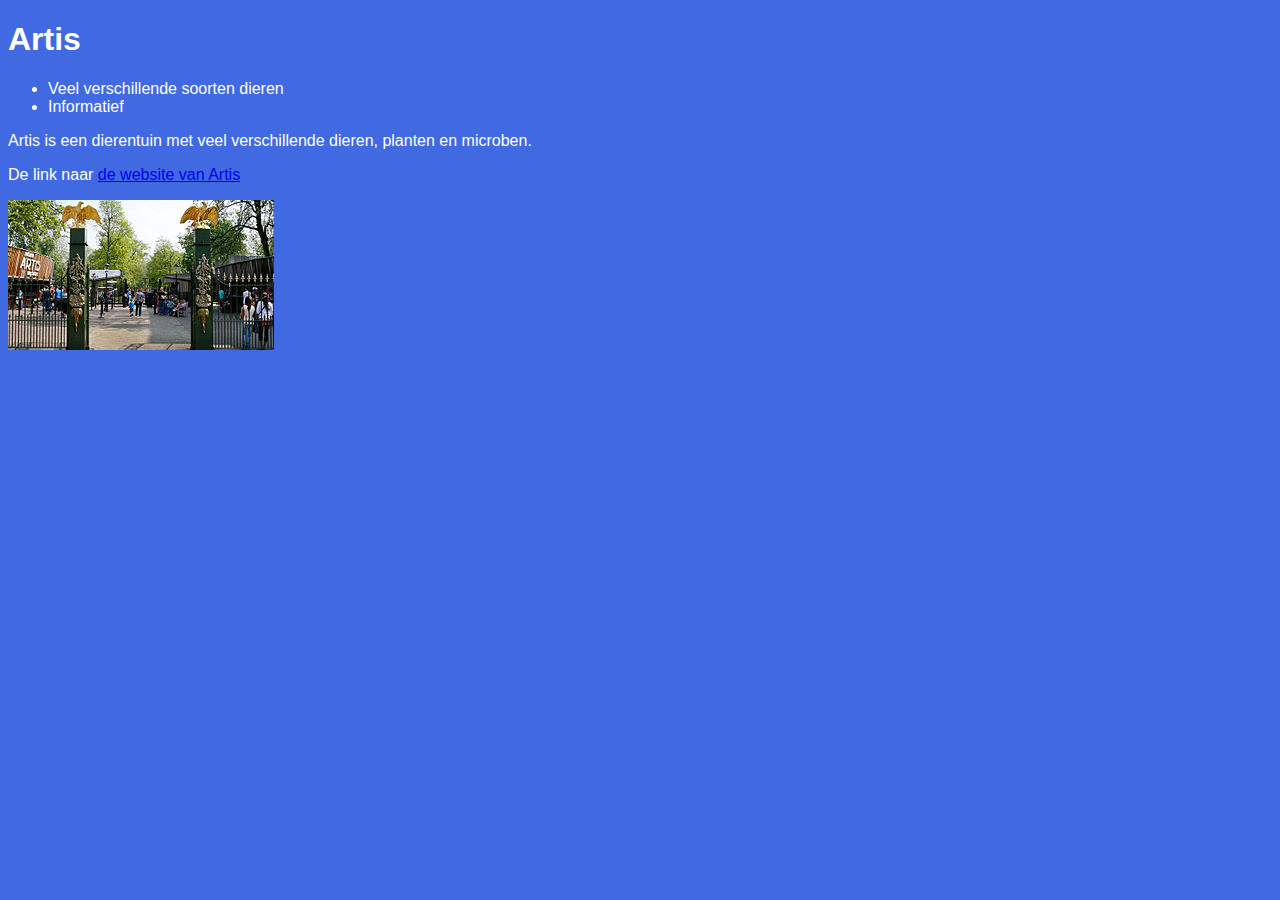
<file: Les2Museum/index.html>
<!DOCTYPE html>
<html lang="en">
<head>
    <link rel="stylesheet" href="style.css">
    <meta charset="UTF-8">
    <meta name="viewport" content="width=device-width, initial-scale=1.0">
    <title>MuseumOpdracht</title>
</head>
<body>
    <h1>Artis</h1>
    <ul>
        <li>Veel verschillende soorten dieren</li>
        <li>Informatief</li>
    </ul>
    <p>Artis is een dierentuin met veel verschillende dieren, planten en microben.</p>
    <p>De link naar <a href="https://www.artis.nl/nl/">de website van Artis</a></p>
    <a href="https://www.artis.nl/nl/">
        <img src="IngangArtis.jpg" alt="Ingang Artis">
    </a>
</body>
</html>
</file>
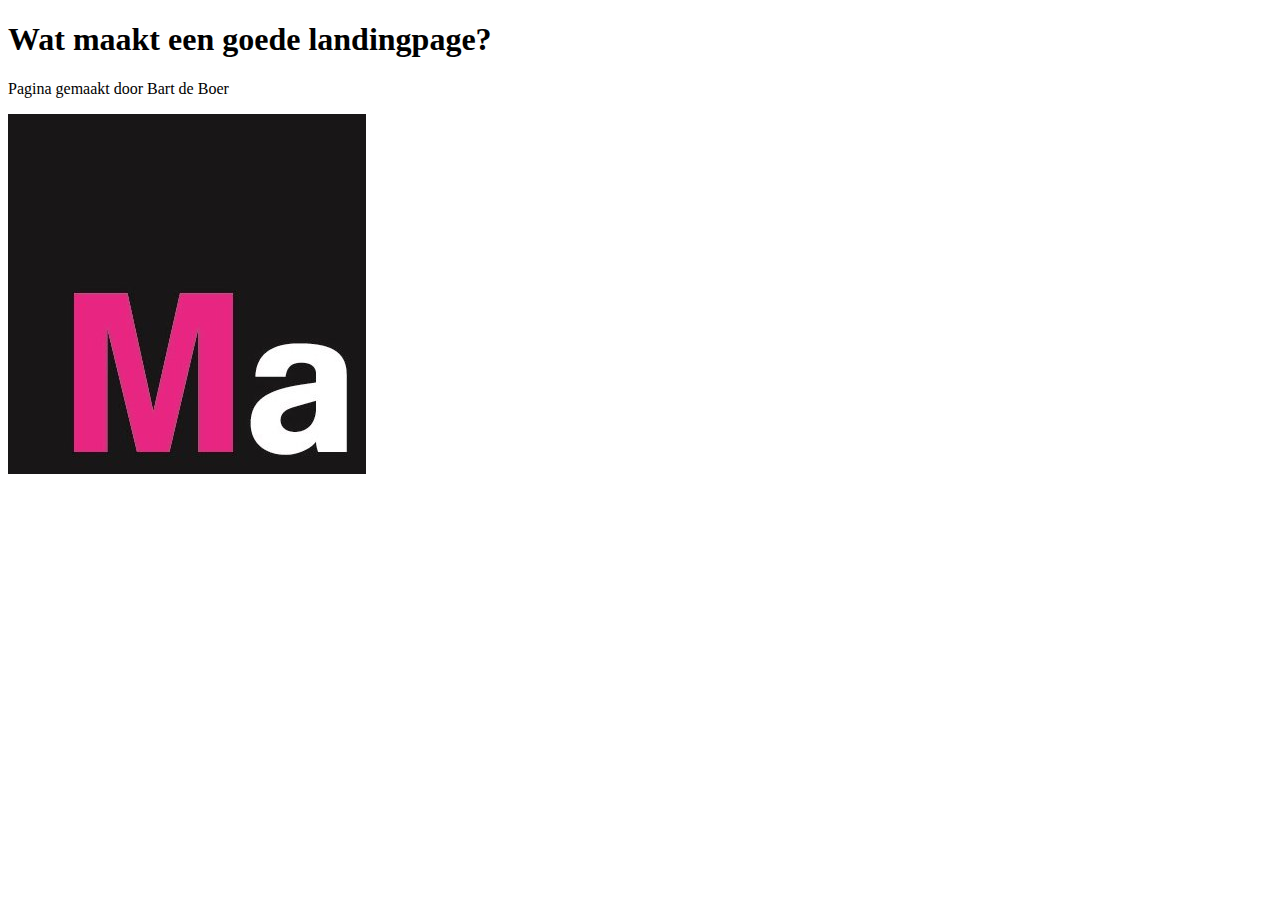
<file: landingPage.html>
<!DOCTYPE html>
<html lang="en">
<head>
    <meta charset="UTF-8">
    <meta name="viewport" content="width=device-width, initial-scale=1.0">
    <title>Wat maakt een goede landingpage?</title>
</head>
<body>
    <h1>
        Wat maakt een goede landingpage?
    </h1>
    <p>Pagina gemaakt door Bart de Boer</p>
    <img src="logoMA.jpg" alt="Logo Mediacollege Amsterdam">
</body>
</html>
</file>
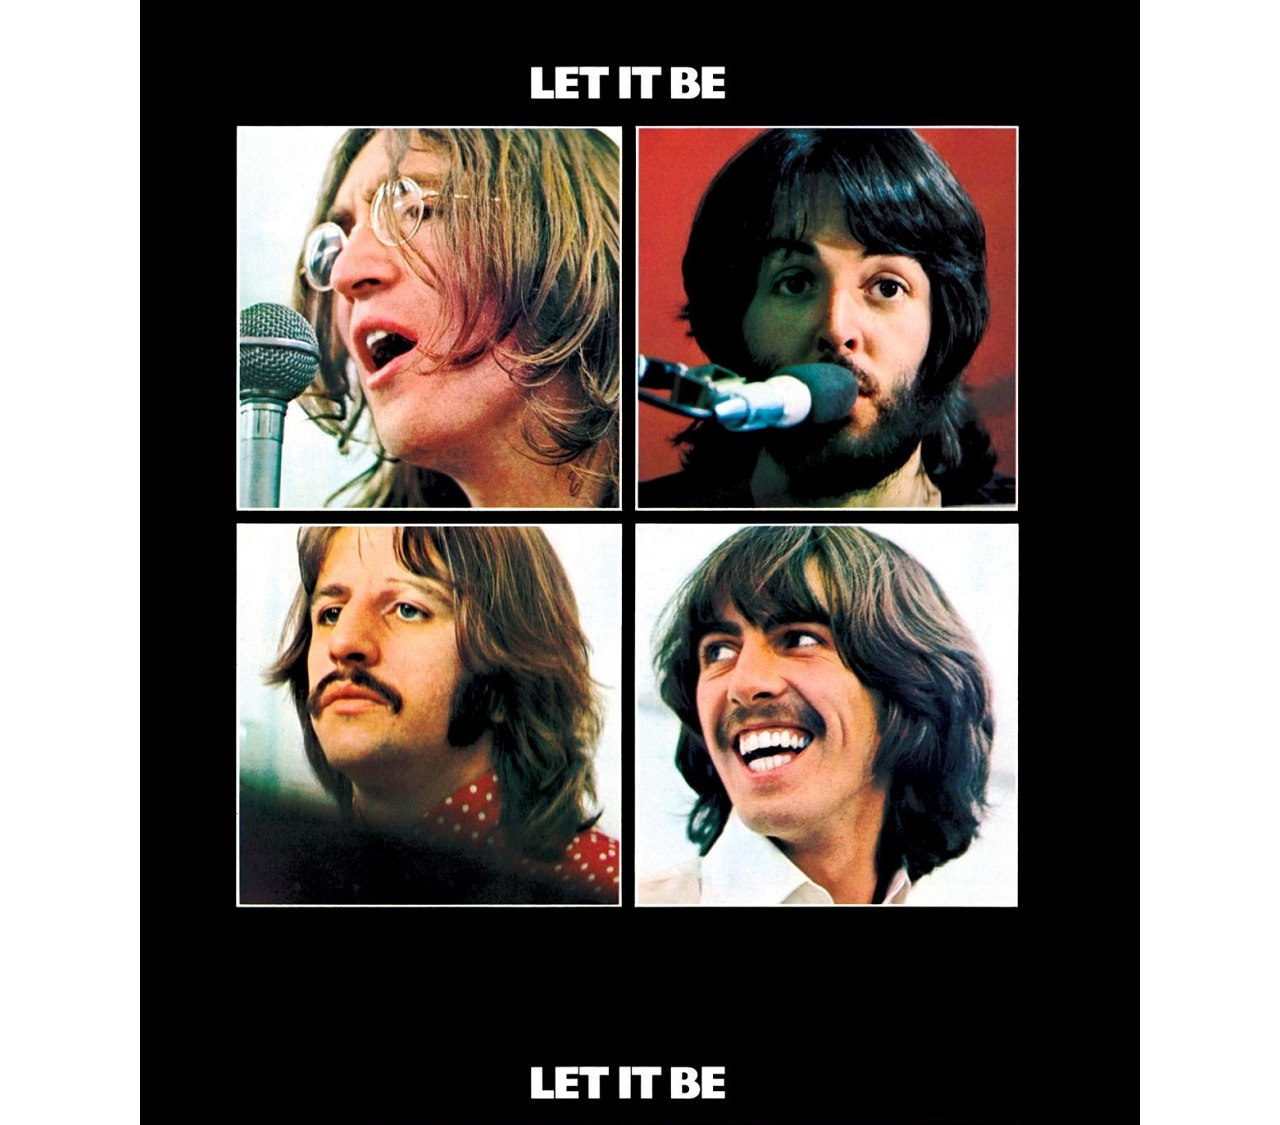
<file: Les3Padding/padding.html>
<!DOCTYPE html>
<html lang="en">
<head>
    <meta charset="UTF-8">
    <meta name="viewport" content="width=device-width, initial-scale=1.0">
    <link rel="stylesheet" href="style.css">
    <title>Padding</title>
</head>
<body>
    <div class="container">
        <section class="beatle" id="john">
            <div class="naam">
                <h3>John</h3>
                <p>Lennon</p>
            </div>
        </section>
        <section class="beatle" id="paul">
            <div class="naam">
                <h3>Paul</h3>
                <p>McCartney</p>
            </div>
        </section>
        <section class="beatle" id="ringo">
            <div class="naam">
                <h3>Ringo</h3>
                <p>Starr</p>
            </div>
        </section>
        <section class="beatle" id="george">
            <div class="naam">
                <h3>George</h3>
                <p>Harrison</p>
            </div>
        </section>
    </div>
</body>
</html>
</file>
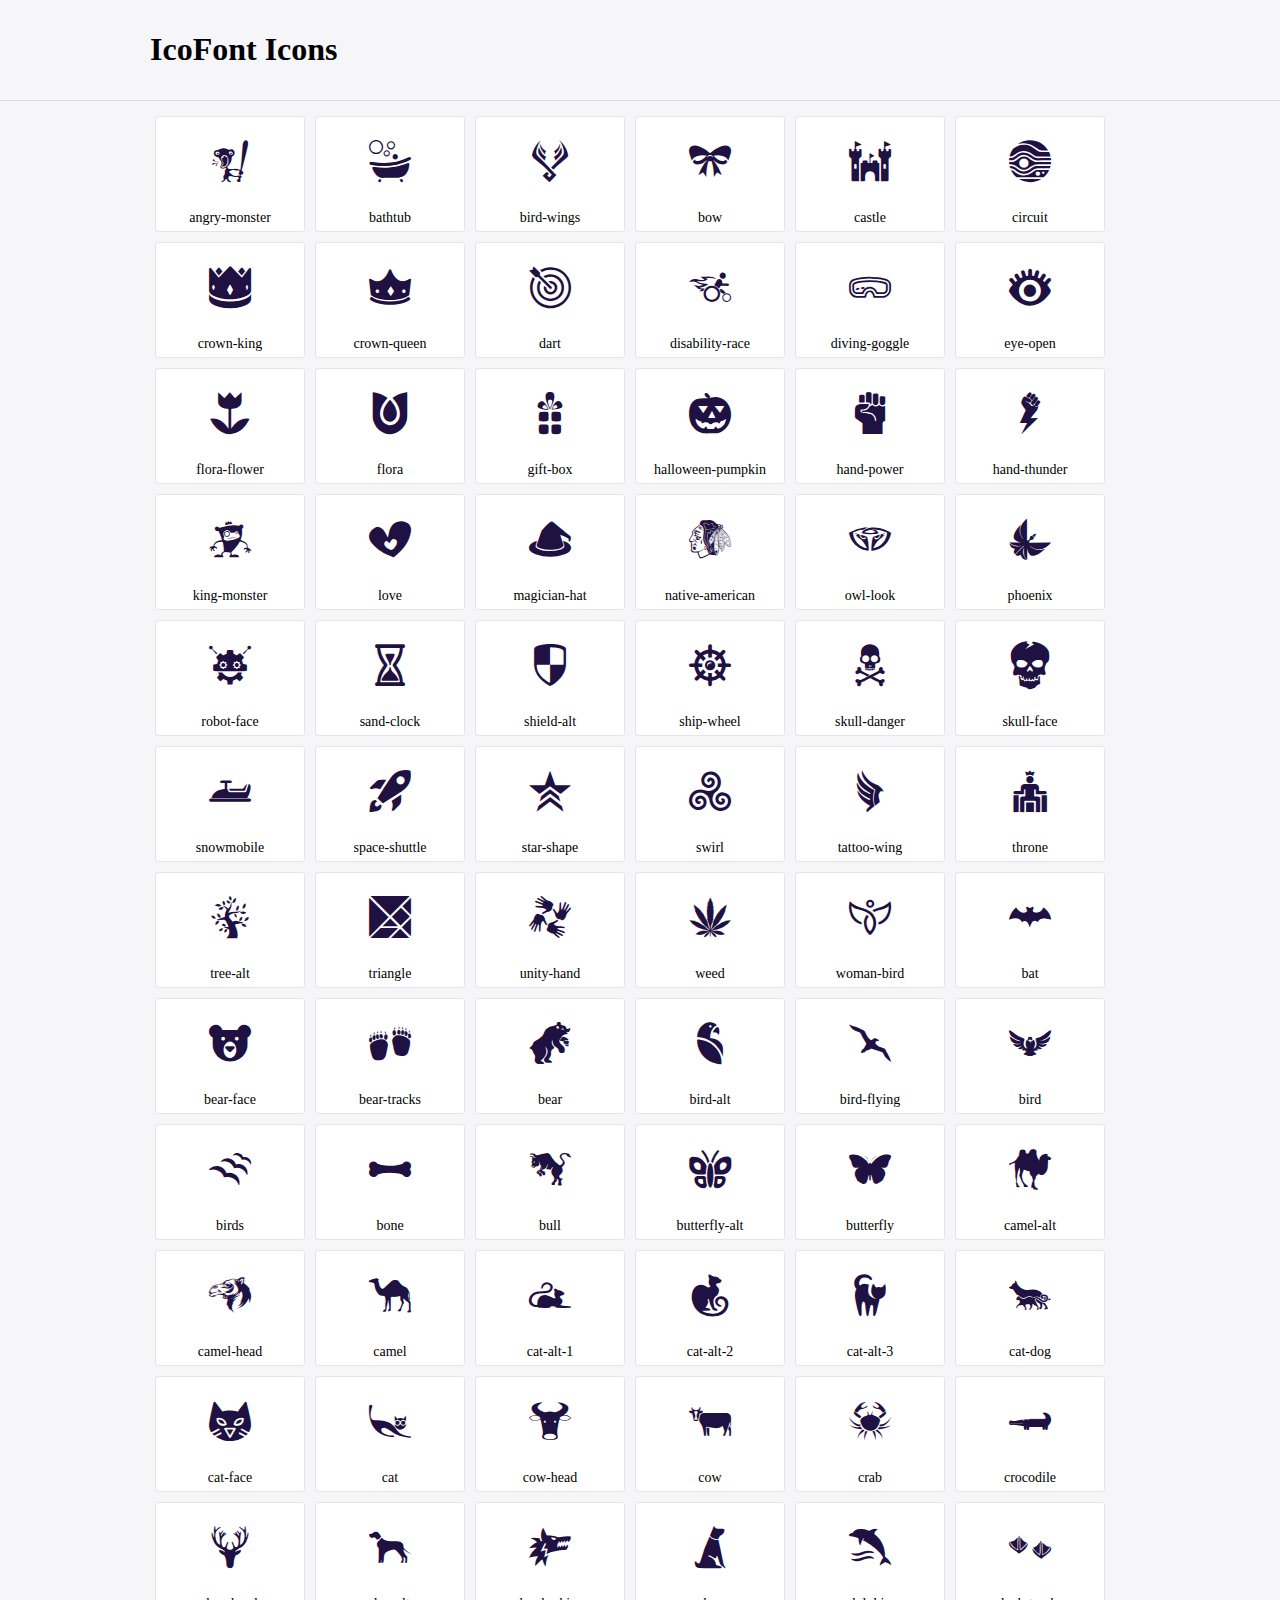
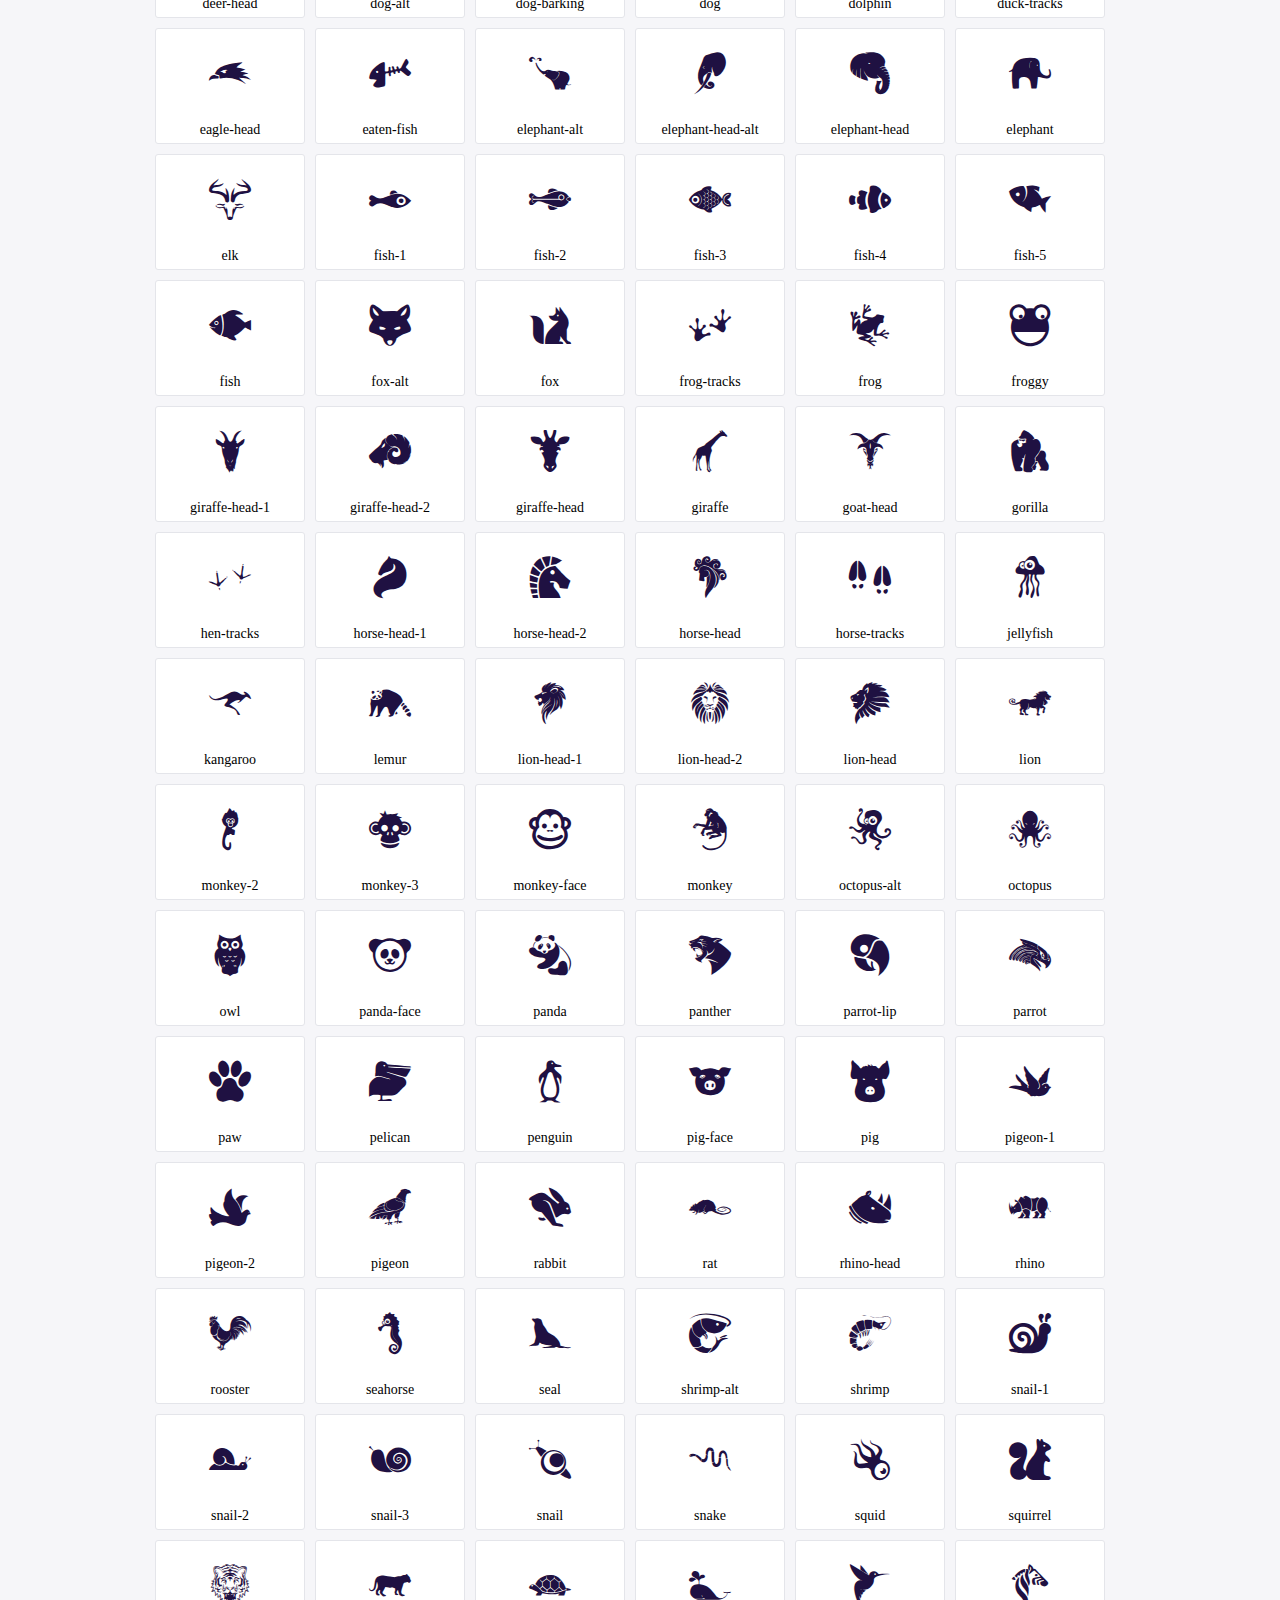
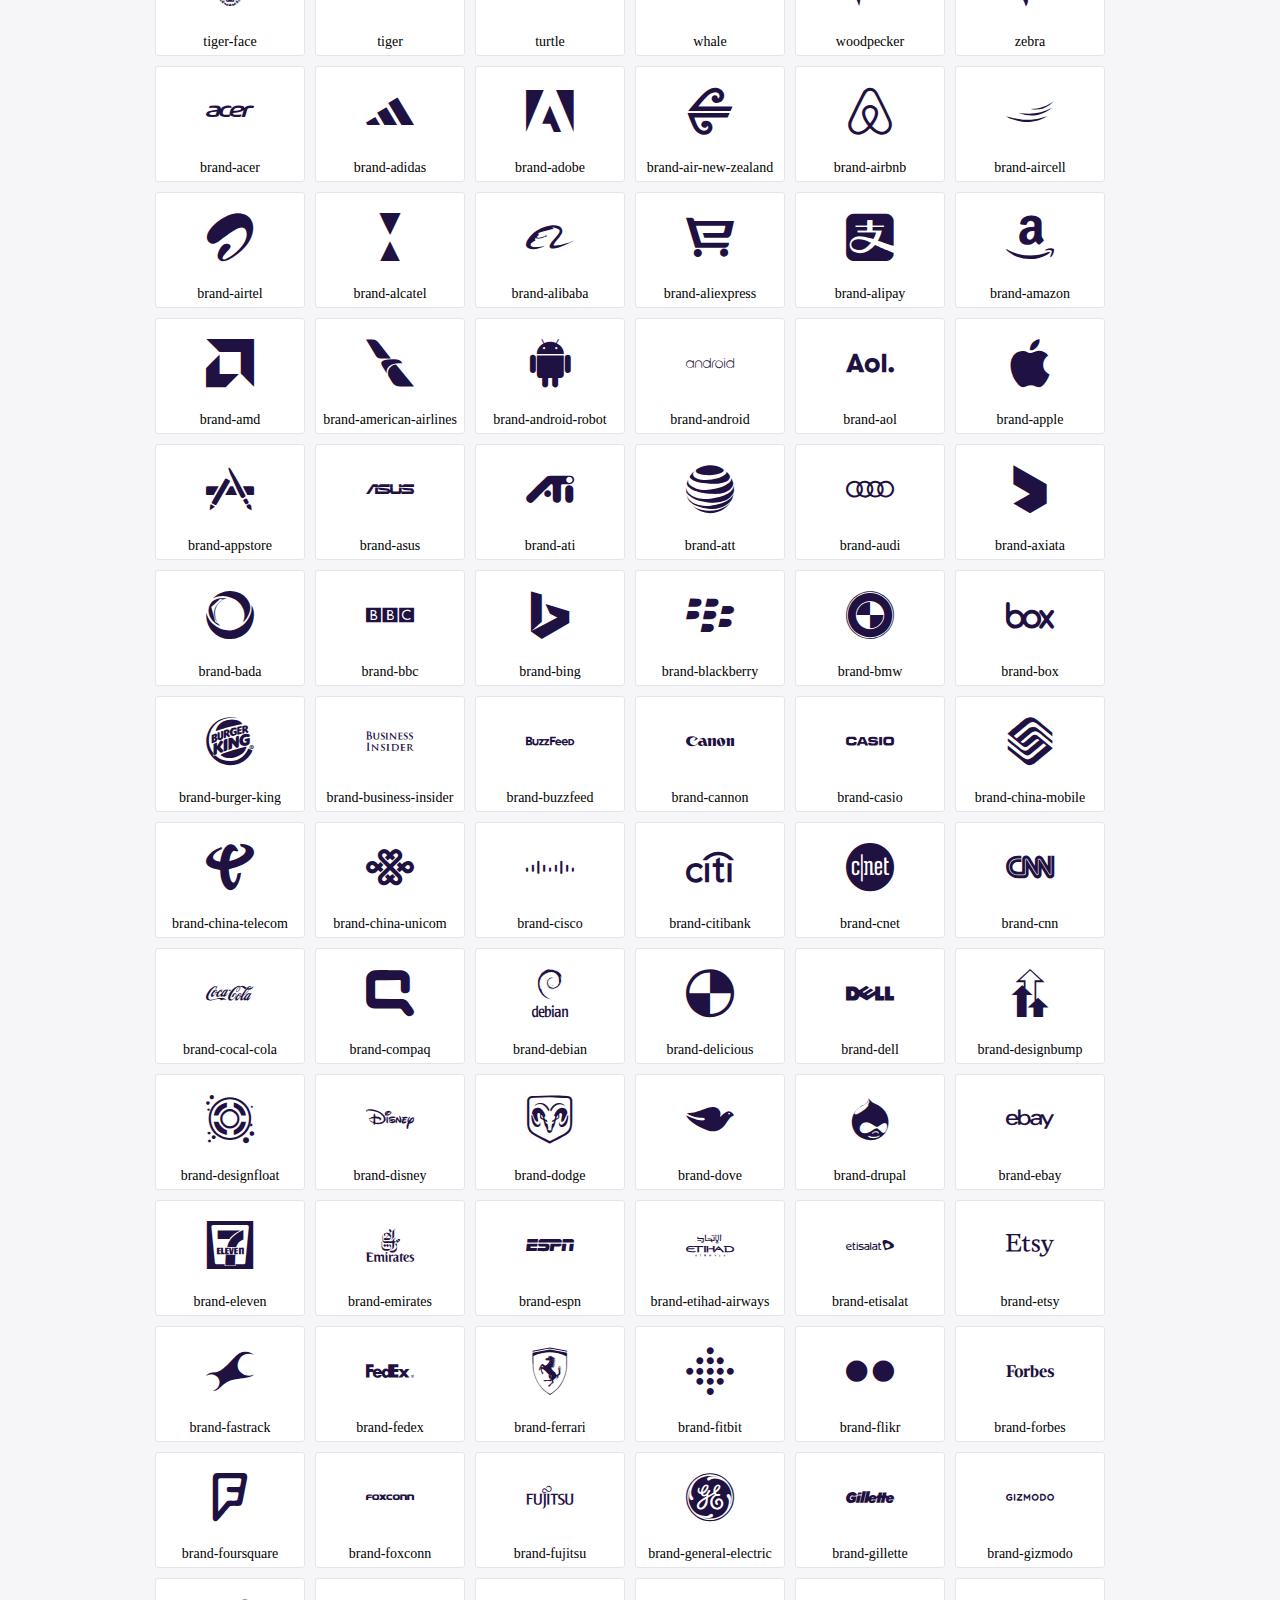
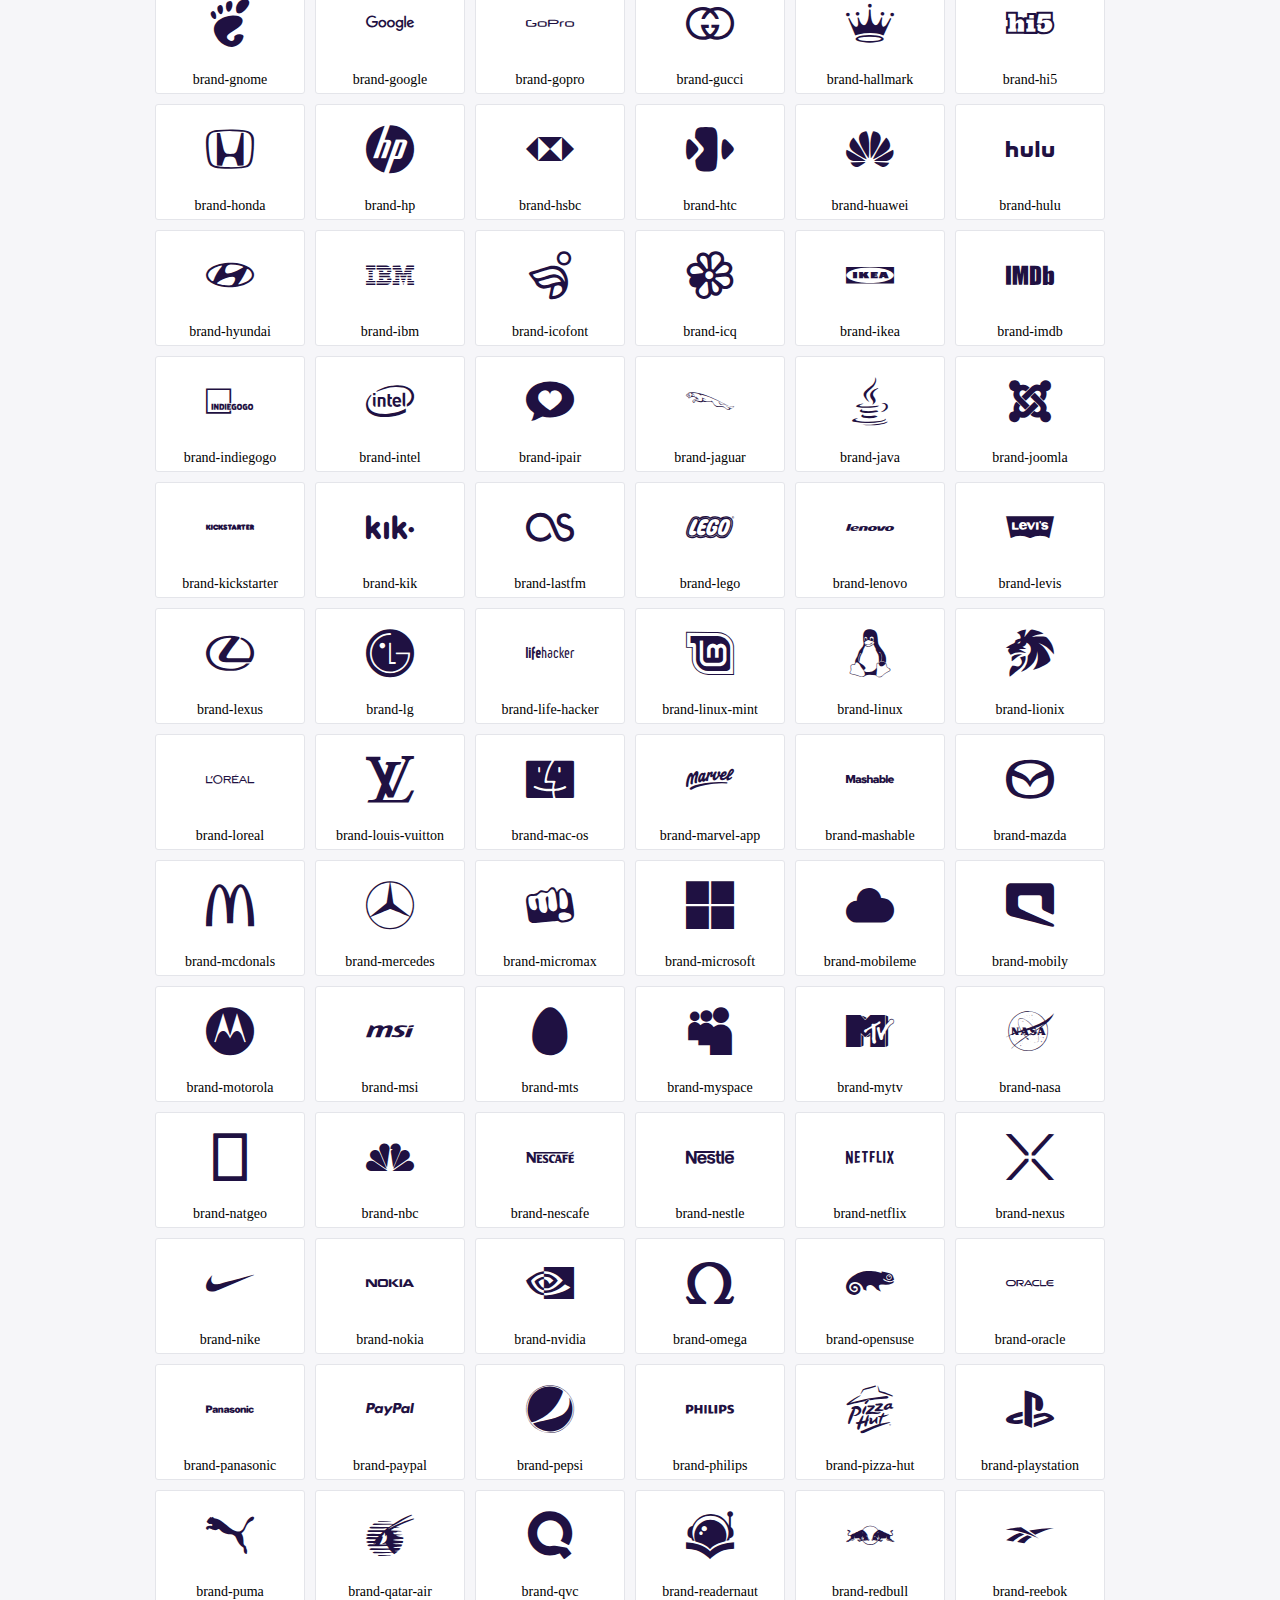
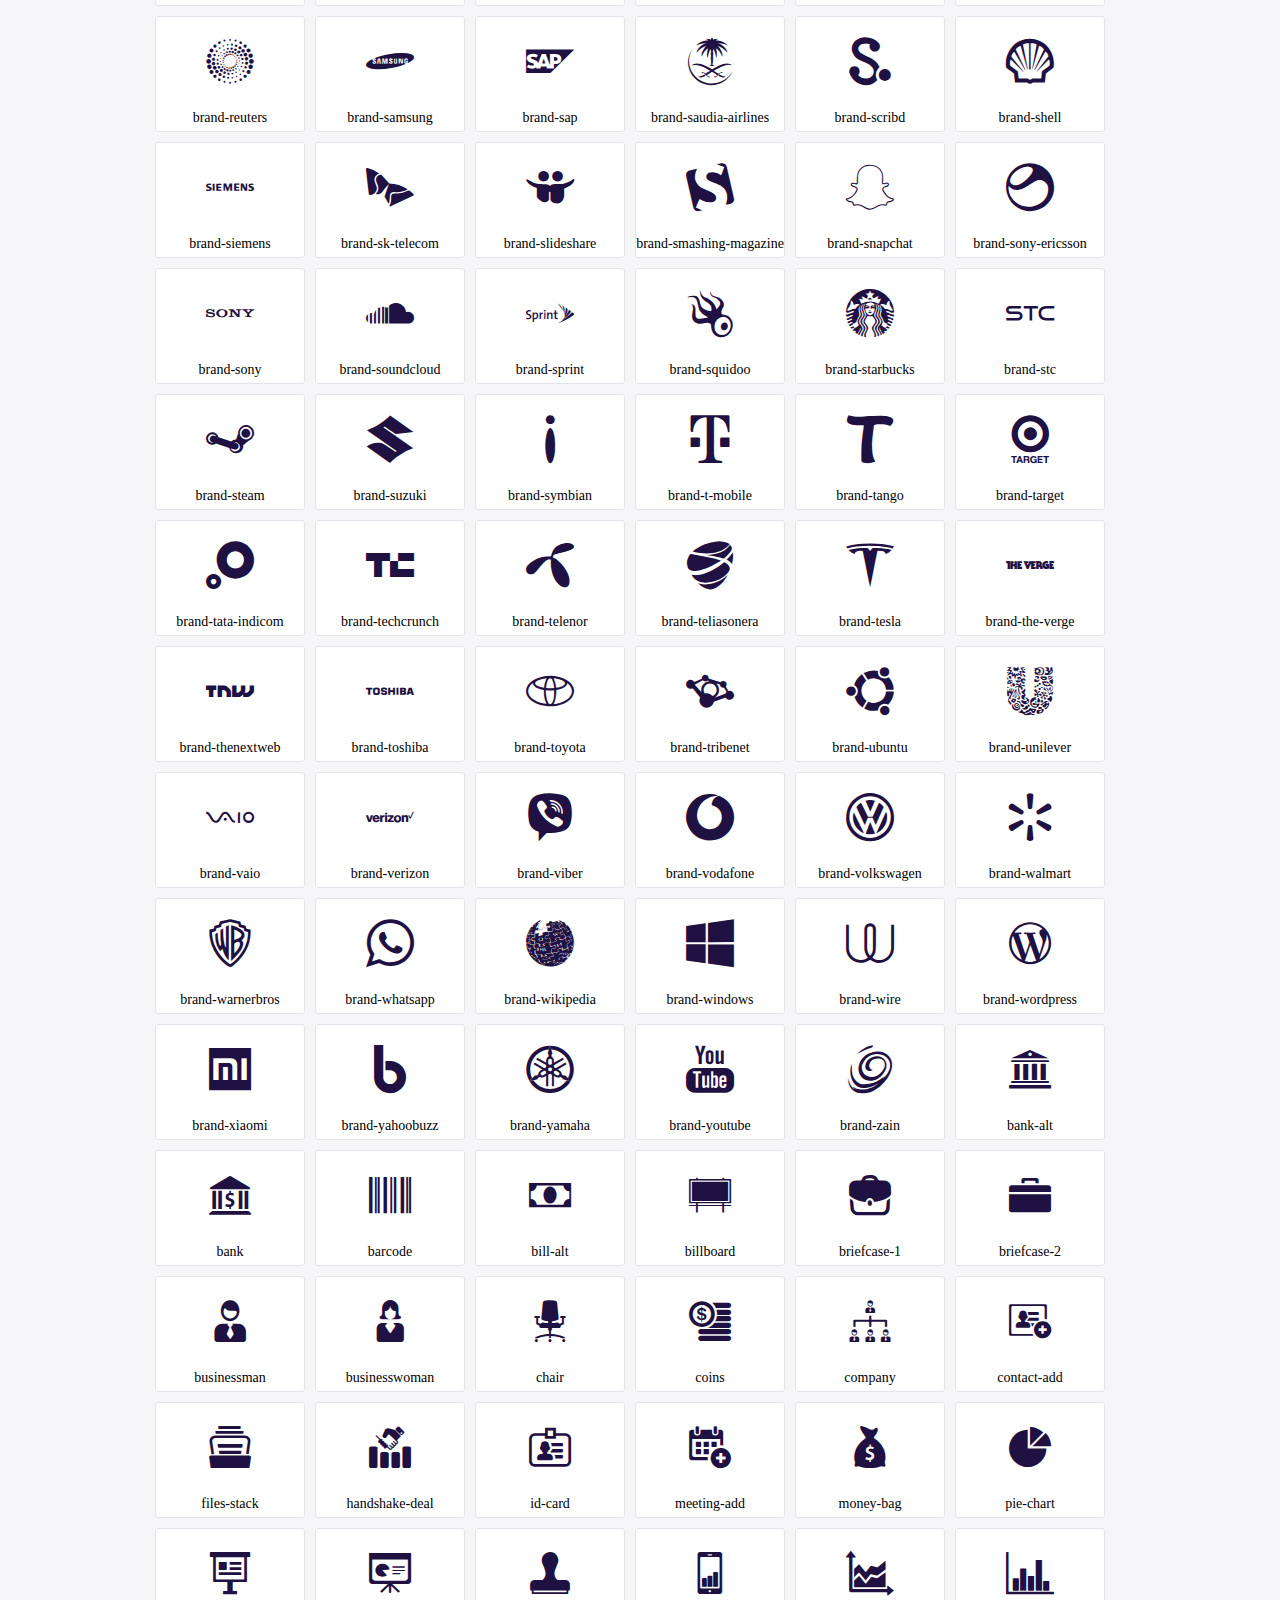
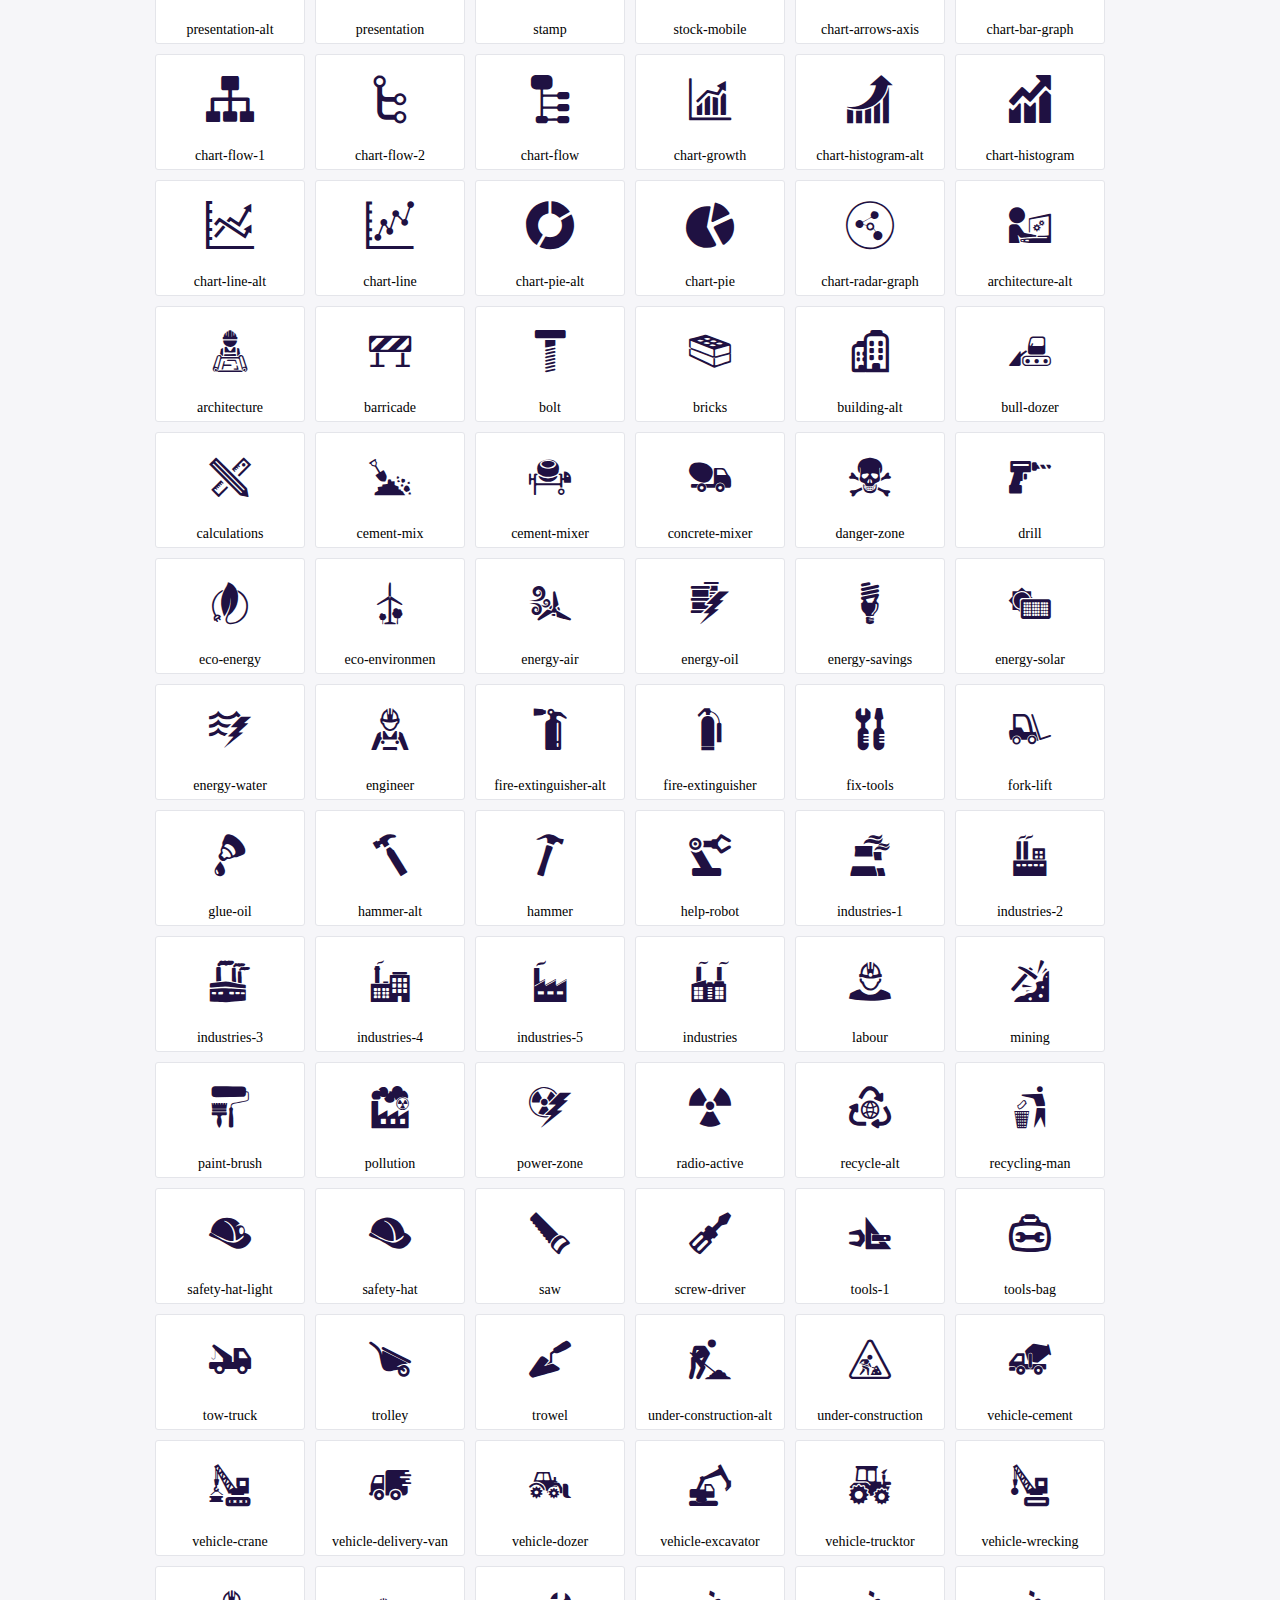
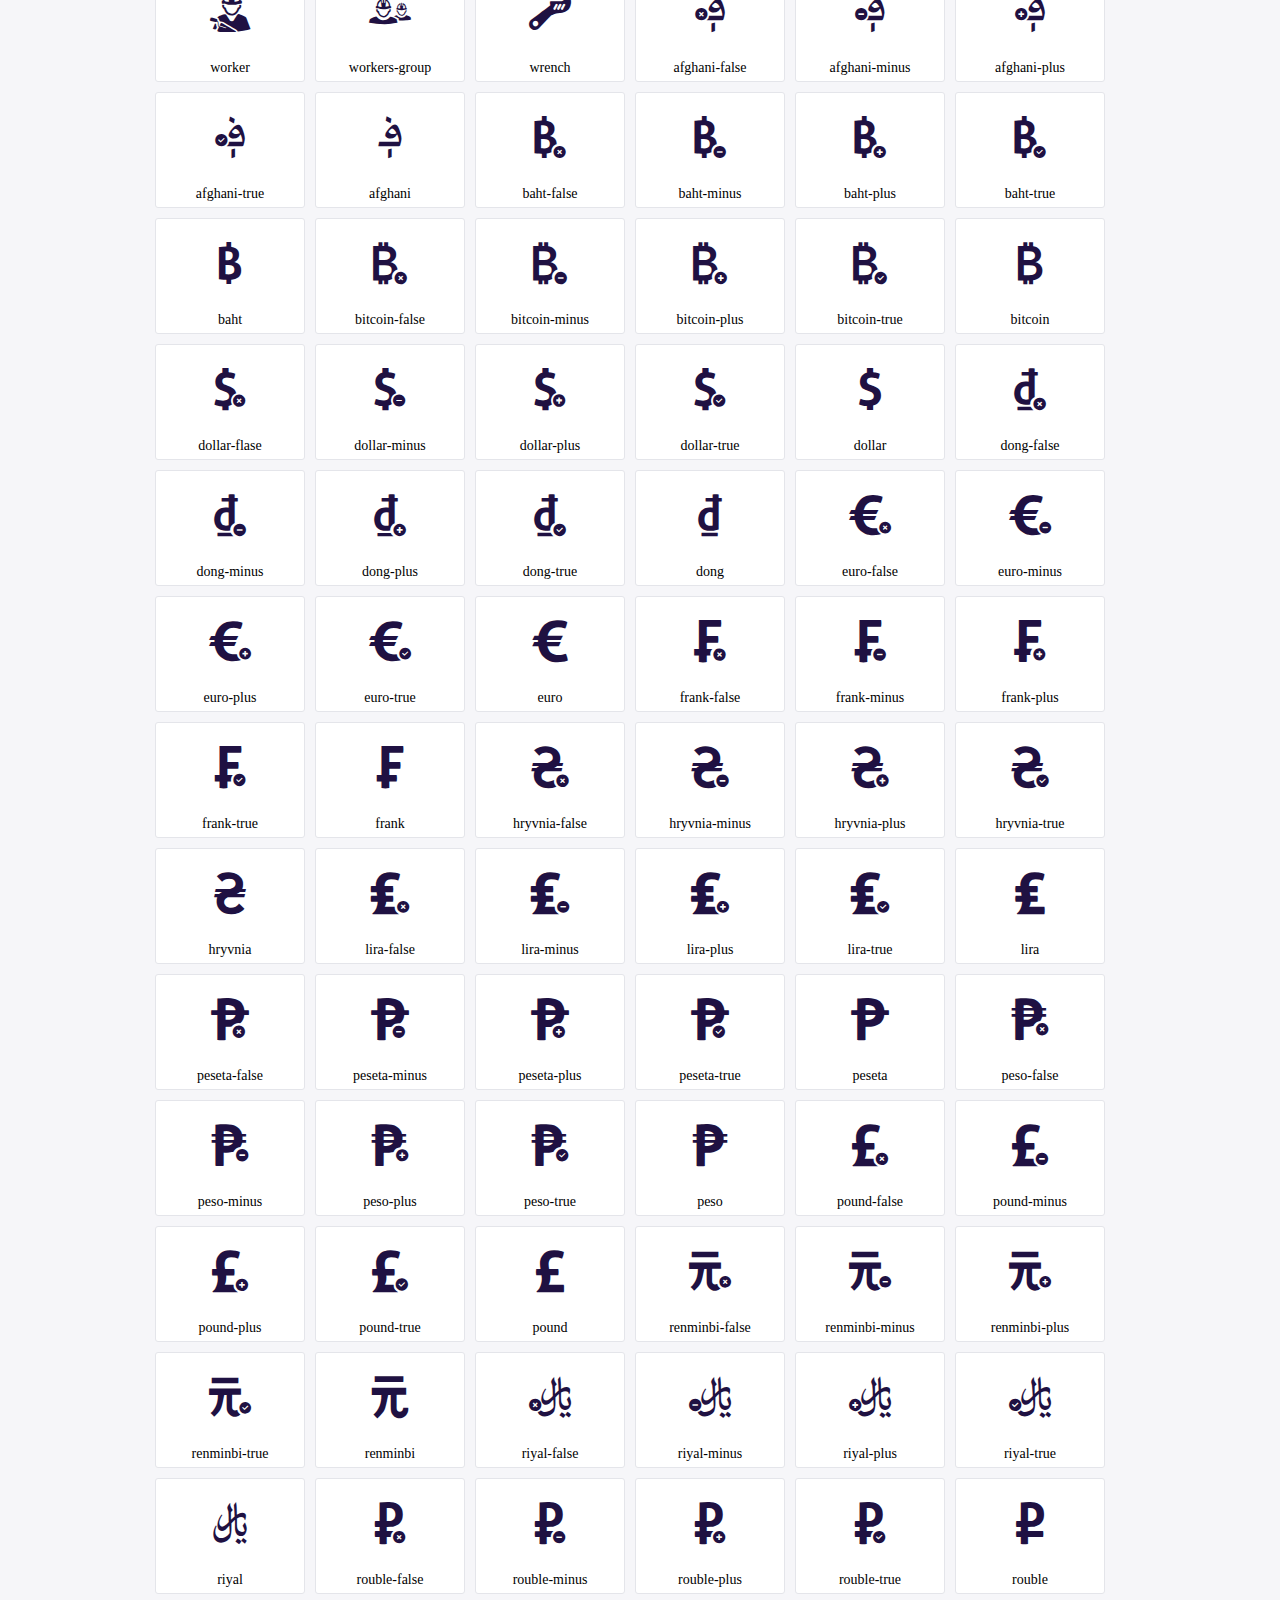
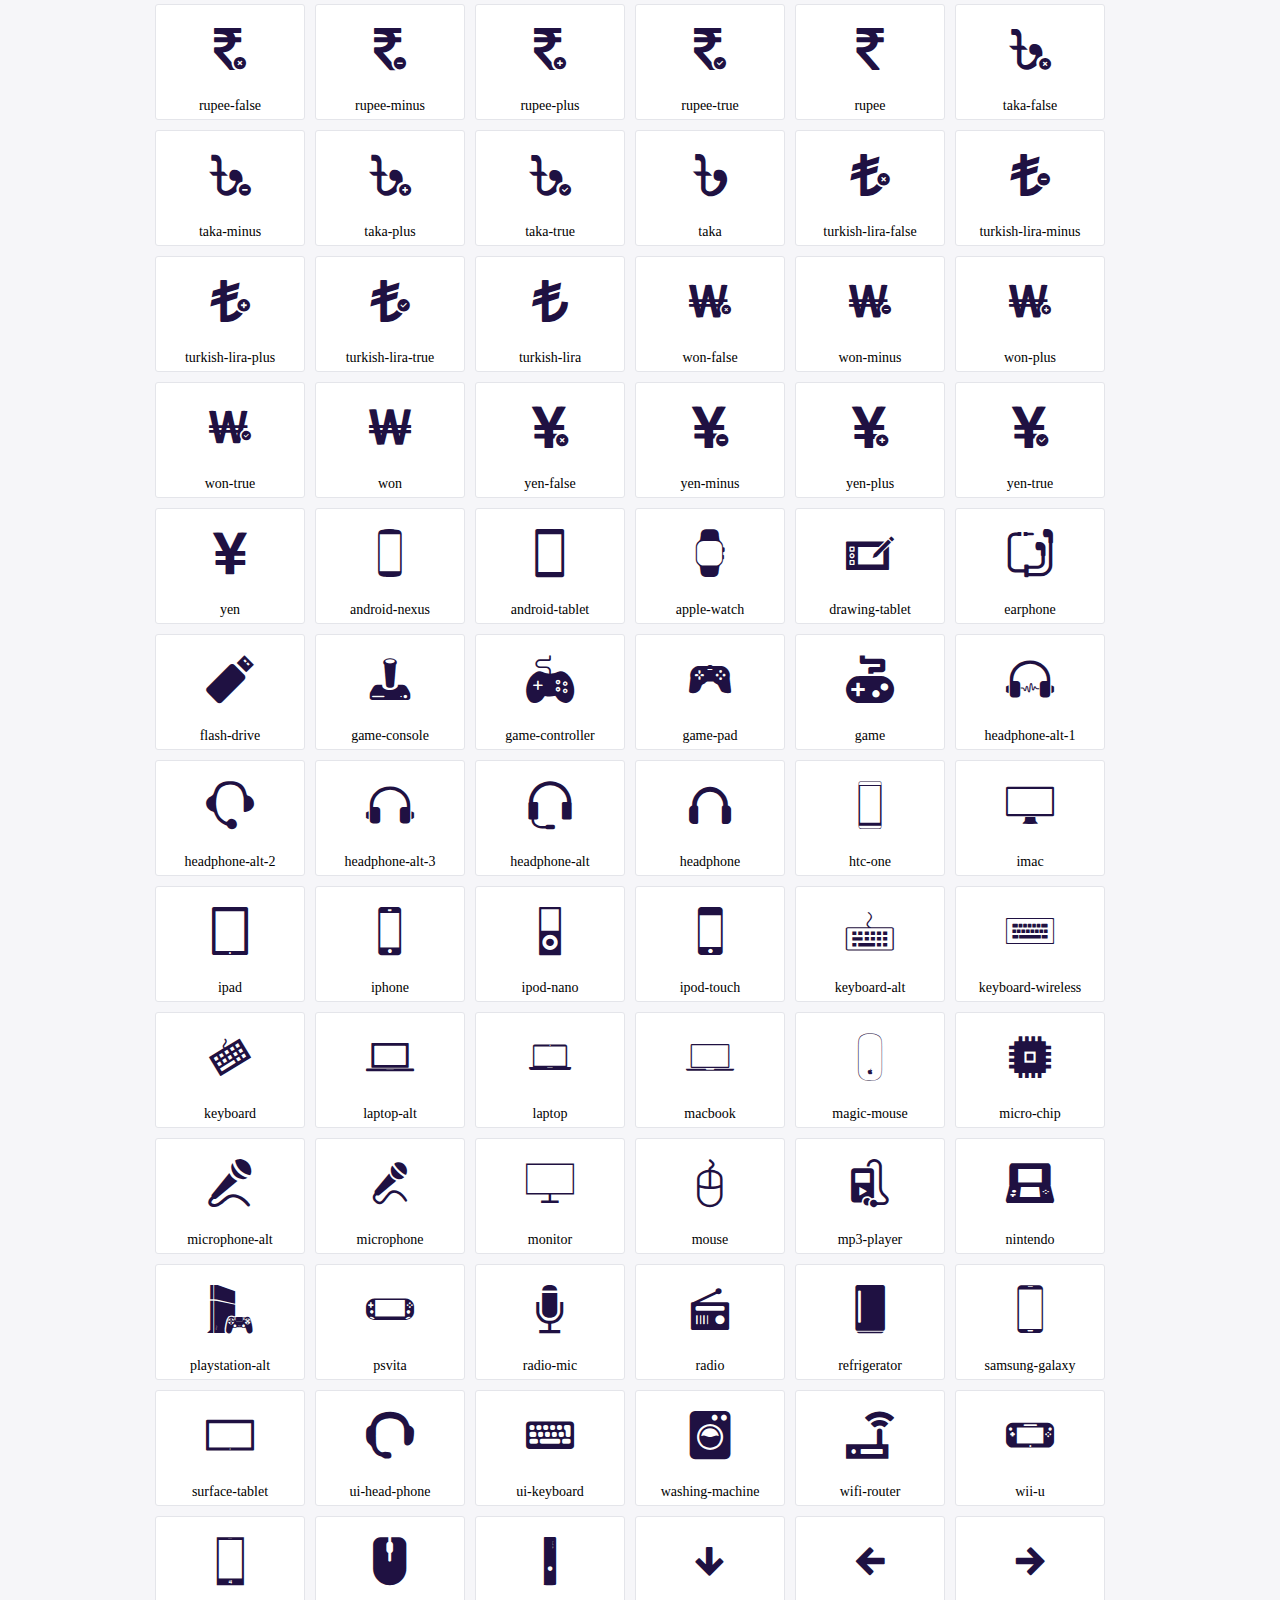
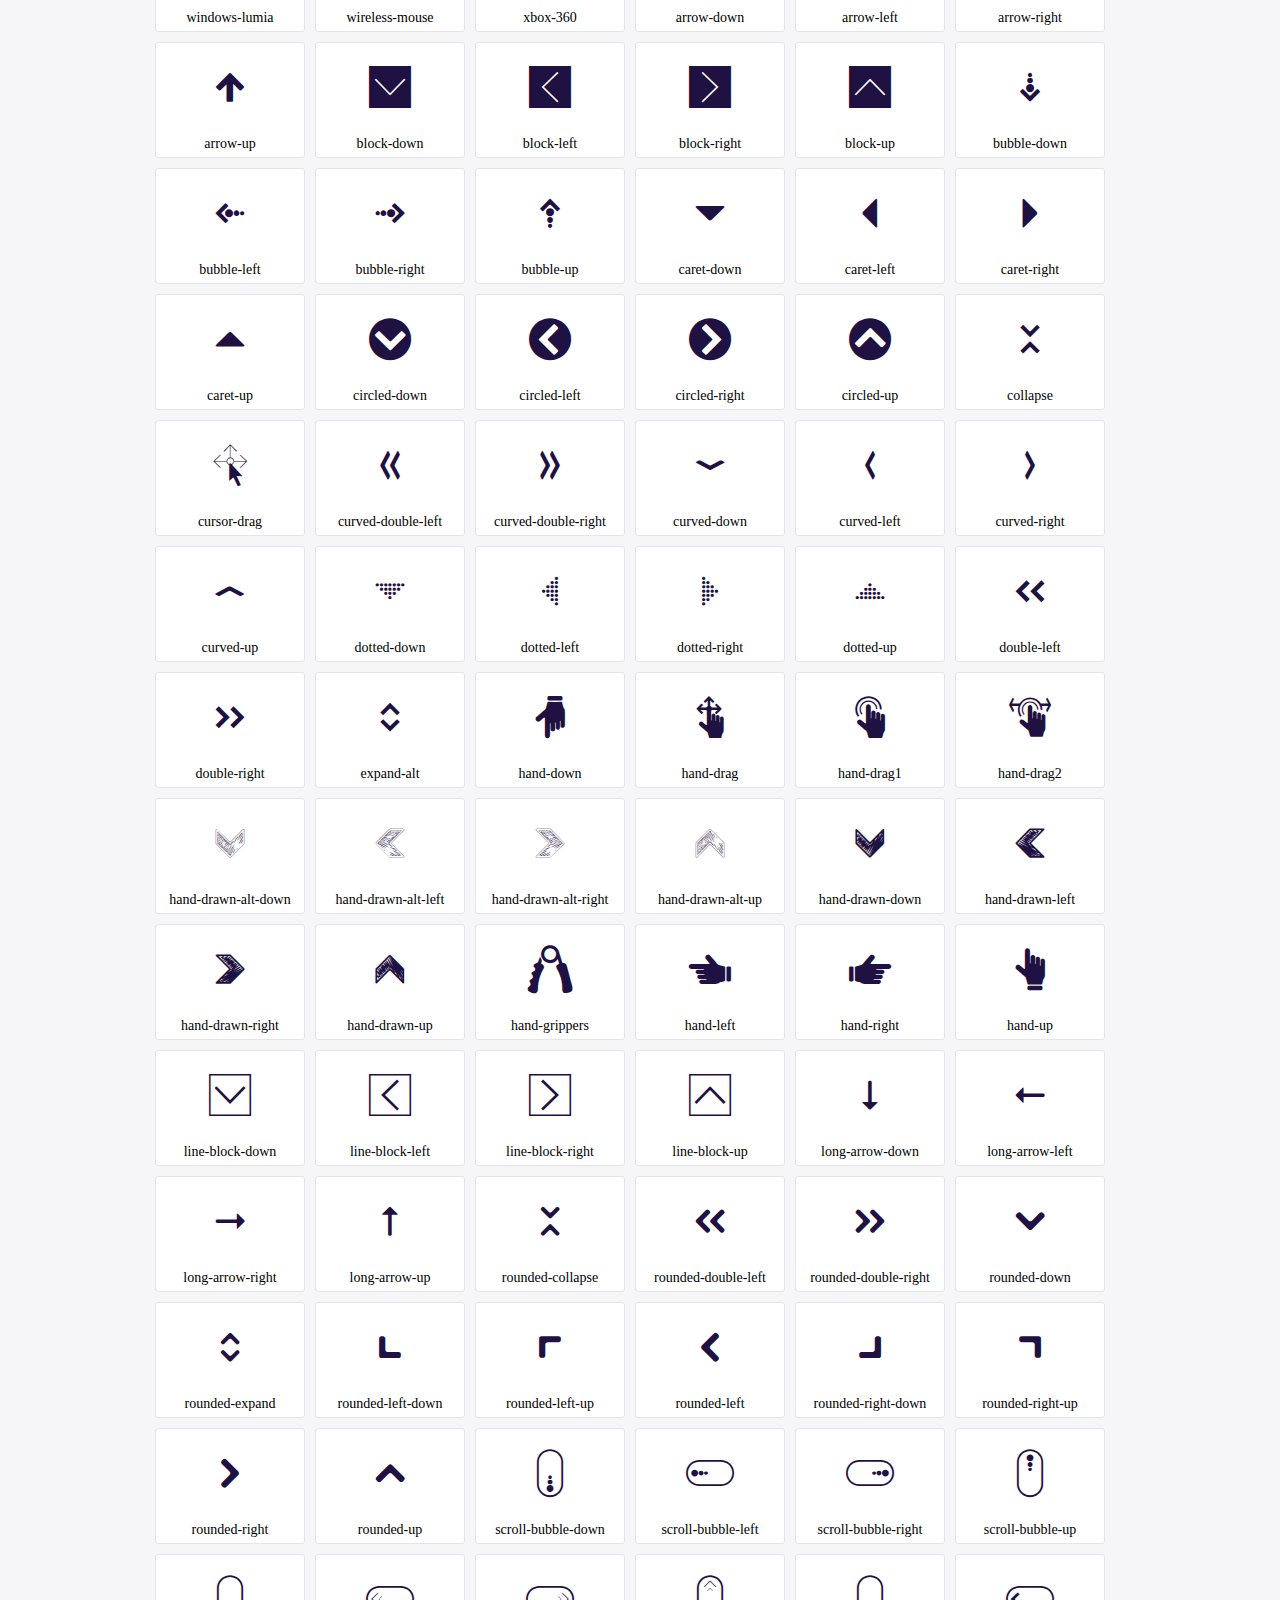
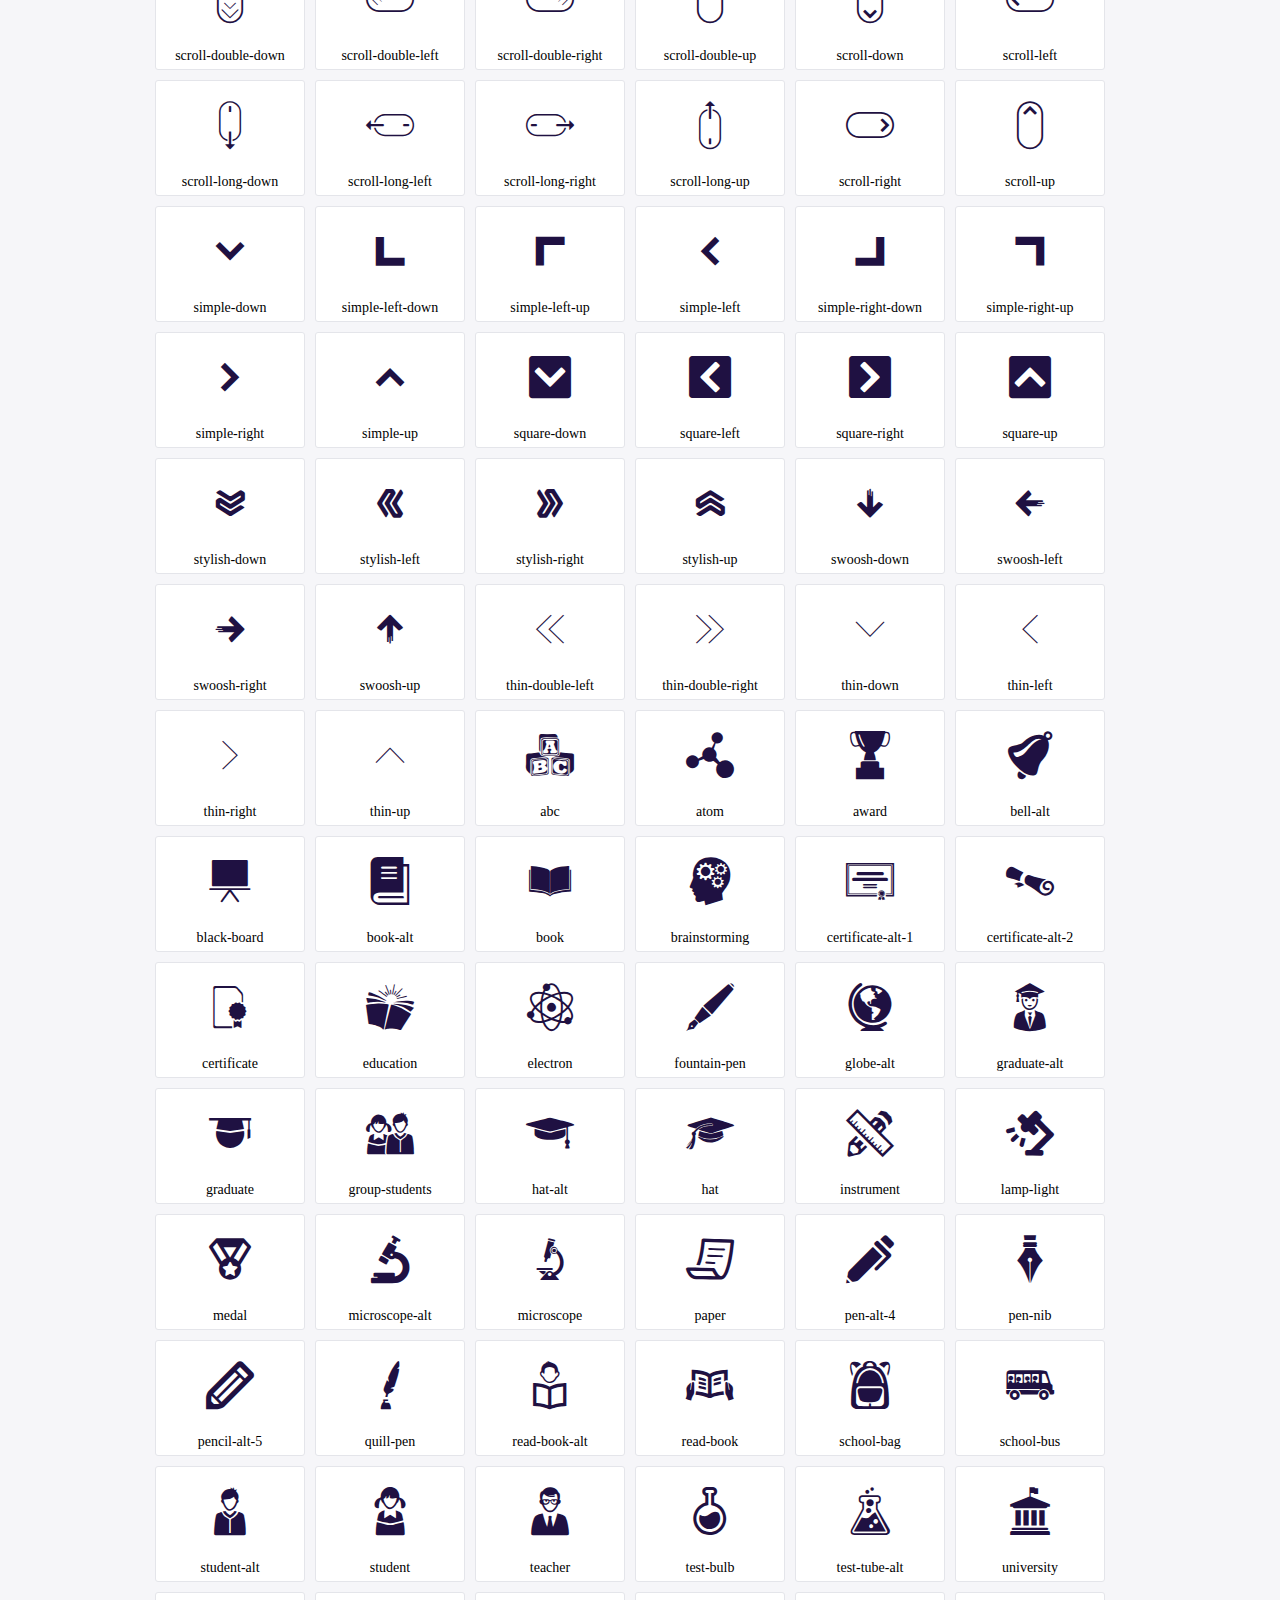
<file: Les6Bootstrap/icofont/demo.html>
<!DOCTYPE html>
	<html>
	<head>
		<meta charset="utf-8">
		<title>Examples | IcoFont</title>
		<link rel="stylesheet" type="text/css" href="./icofont.min.css">
		<style type="text/css">
			body {
				margin: 0;
				padding: 0;
				background: #F6F6F9;
			}
			.header {
				border-bottom: 1px solid #DCDCE1;
				padding: 10px 0;
				margin-bottom: 10px;
			}
			.container {
				width: 980px;
				margin: 0 auto;
			}
			.ico-title {
				font-size: 2em;
			}
			.iconlist {
				margin: 0;
				padding: 0;
				list-style: none;
				text-align: center;
				width: 100%;
				display: flex;
				flex-wrap: wrap;
				flex-direction: row;
			}
			.iconlist li {
				position: relative;
				margin: 5px;
				width: 150px;
				cursor: pointer;
			}
			.iconlist li .icon-holder {
				position: relative;
				text-align: center;
				border-radius: 3px;
				overflow: hidden;
				padding-bottom: 5px;
				background: #ffffff;
				border: 1px solid #E4E5EA;
				transition: all 0.2s linear 0s;
			}
			.iconlist li .icon-holder:hover {
				background: #00C3DA;
				color: #ffffff;
			}
			.iconlist li .icon-holder:hover .icon i {
				color: #ffffff;
			}
			.iconlist li .icon-holder .icon {
				padding: 20px;
				text-align: center;
			}
			.iconlist li .icon-holder .icon i {
				font-size: 3em;
				color: #1F1142;
			}
			.iconlist li .icon-holder span {
				font-size: 14px;
				display: block;
				margin-top: 5px;
				border-radius: 3px;
			}
		</style>
	</head>
	<body>
	<div class="header">
		<div class="container">
			<h1 class="ico-title"> IcoFont Icons </h1>
		</div>
	</div>
	<div class="container">
		<ul class="iconlist">
		
		<li>
			<div class="icon-holder">
				<div class="icon"> 
					<i class="icofont-angry-monster"></i>
				</div> 
				<span> angry-monster </span>
			</div>
		</li>
		
		<li>
			<div class="icon-holder">
				<div class="icon"> 
					<i class="icofont-bathtub"></i>
				</div> 
				<span> bathtub </span>
			</div>
		</li>
		
		<li>
			<div class="icon-holder">
				<div class="icon"> 
					<i class="icofont-bird-wings"></i>
				</div> 
				<span> bird-wings </span>
			</div>
		</li>
		
		<li>
			<div class="icon-holder">
				<div class="icon"> 
					<i class="icofont-bow"></i>
				</div> 
				<span> bow </span>
			</div>
		</li>
		
		<li>
			<div class="icon-holder">
				<div class="icon"> 
					<i class="icofont-castle"></i>
				</div> 
				<span> castle </span>
			</div>
		</li>
		
		<li>
			<div class="icon-holder">
				<div class="icon"> 
					<i class="icofont-circuit"></i>
				</div> 
				<span> circuit </span>
			</div>
		</li>
		
		<li>
			<div class="icon-holder">
				<div class="icon"> 
					<i class="icofont-crown-king"></i>
				</div> 
				<span> crown-king </span>
			</div>
		</li>
		
		<li>
			<div class="icon-holder">
				<div class="icon"> 
					<i class="icofont-crown-queen"></i>
				</div> 
				<span> crown-queen </span>
			</div>
		</li>
		
		<li>
			<div class="icon-holder">
				<div class="icon"> 
					<i class="icofont-dart"></i>
				</div> 
				<span> dart </span>
			</div>
		</li>
		
		<li>
			<div class="icon-holder">
				<div class="icon"> 
					<i class="icofont-disability-race"></i>
				</div> 
				<span> disability-race </span>
			</div>
		</li>
		
		<li>
			<div class="icon-holder">
				<div class="icon"> 
					<i class="icofont-diving-goggle"></i>
				</div> 
				<span> diving-goggle </span>
			</div>
		</li>
		
		<li>
			<div class="icon-holder">
				<div class="icon"> 
					<i class="icofont-eye-open"></i>
				</div> 
				<span> eye-open </span>
			</div>
		</li>
		
		<li>
			<div class="icon-holder">
				<div class="icon"> 
					<i class="icofont-flora-flower"></i>
				</div> 
				<span> flora-flower </span>
			</div>
		</li>
		
		<li>
			<div class="icon-holder">
				<div class="icon"> 
					<i class="icofont-flora"></i>
				</div> 
				<span> flora </span>
			</div>
		</li>
		
		<li>
			<div class="icon-holder">
				<div class="icon"> 
					<i class="icofont-gift-box"></i>
				</div> 
				<span> gift-box </span>
			</div>
		</li>
		
		<li>
			<div class="icon-holder">
				<div class="icon"> 
					<i class="icofont-halloween-pumpkin"></i>
				</div> 
				<span> halloween-pumpkin </span>
			</div>
		</li>
		
		<li>
			<div class="icon-holder">
				<div class="icon"> 
					<i class="icofont-hand-power"></i>
				</div> 
				<span> hand-power </span>
			</div>
		</li>
		
		<li>
			<div class="icon-holder">
				<div class="icon"> 
					<i class="icofont-hand-thunder"></i>
				</div> 
				<span> hand-thunder </span>
			</div>
		</li>
		
		<li>
			<div class="icon-holder">
				<div class="icon"> 
					<i class="icofont-king-monster"></i>
				</div> 
				<span> king-monster </span>
			</div>
		</li>
		
		<li>
			<div class="icon-holder">
				<div class="icon"> 
					<i class="icofont-love"></i>
				</div> 
				<span> love </span>
			</div>
		</li>
		
		<li>
			<div class="icon-holder">
				<div class="icon"> 
					<i class="icofont-magician-hat"></i>
				</div> 
				<span> magician-hat </span>
			</div>
		</li>
		
		<li>
			<div class="icon-holder">
				<div class="icon"> 
					<i class="icofont-native-american"></i>
				</div> 
				<span> native-american </span>
			</div>
		</li>
		
		<li>
			<div class="icon-holder">
				<div class="icon"> 
					<i class="icofont-owl-look"></i>
				</div> 
				<span> owl-look </span>
			</div>
		</li>
		
		<li>
			<div class="icon-holder">
				<div class="icon"> 
					<i class="icofont-phoenix"></i>
				</div> 
				<span> phoenix </span>
			</div>
		</li>
		
		<li>
			<div class="icon-holder">
				<div class="icon"> 
					<i class="icofont-robot-face"></i>
				</div> 
				<span> robot-face </span>
			</div>
		</li>
		
		<li>
			<div class="icon-holder">
				<div class="icon"> 
					<i class="icofont-sand-clock"></i>
				</div> 
				<span> sand-clock </span>
			</div>
		</li>
		
		<li>
			<div class="icon-holder">
				<div class="icon"> 
					<i class="icofont-shield-alt"></i>
				</div> 
				<span> shield-alt </span>
			</div>
		</li>
		
		<li>
			<div class="icon-holder">
				<div class="icon"> 
					<i class="icofont-ship-wheel"></i>
				</div> 
				<span> ship-wheel </span>
			</div>
		</li>
		
		<li>
			<div class="icon-holder">
				<div class="icon"> 
					<i class="icofont-skull-danger"></i>
				</div> 
				<span> skull-danger </span>
			</div>
		</li>
		
		<li>
			<div class="icon-holder">
				<div class="icon"> 
					<i class="icofont-skull-face"></i>
				</div> 
				<span> skull-face </span>
			</div>
		</li>
		
		<li>
			<div class="icon-holder">
				<div class="icon"> 
					<i class="icofont-snowmobile"></i>
				</div> 
				<span> snowmobile </span>
			</div>
		</li>
		
		<li>
			<div class="icon-holder">
				<div class="icon"> 
					<i class="icofont-space-shuttle"></i>
				</div> 
				<span> space-shuttle </span>
			</div>
		</li>
		
		<li>
			<div class="icon-holder">
				<div class="icon"> 
					<i class="icofont-star-shape"></i>
				</div> 
				<span> star-shape </span>
			</div>
		</li>
		
		<li>
			<div class="icon-holder">
				<div class="icon"> 
					<i class="icofont-swirl"></i>
				</div> 
				<span> swirl </span>
			</div>
		</li>
		
		<li>
			<div class="icon-holder">
				<div class="icon"> 
					<i class="icofont-tattoo-wing"></i>
				</div> 
				<span> tattoo-wing </span>
			</div>
		</li>
		
		<li>
			<div class="icon-holder">
				<div class="icon"> 
					<i class="icofont-throne"></i>
				</div> 
				<span> throne </span>
			</div>
		</li>
		
		<li>
			<div class="icon-holder">
				<div class="icon"> 
					<i class="icofont-tree-alt"></i>
				</div> 
				<span> tree-alt </span>
			</div>
		</li>
		
		<li>
			<div class="icon-holder">
				<div class="icon"> 
					<i class="icofont-triangle"></i>
				</div> 
				<span> triangle </span>
			</div>
		</li>
		
		<li>
			<div class="icon-holder">
				<div class="icon"> 
					<i class="icofont-unity-hand"></i>
				</div> 
				<span> unity-hand </span>
			</div>
		</li>
		
		<li>
			<div class="icon-holder">
				<div class="icon"> 
					<i class="icofont-weed"></i>
				</div> 
				<span> weed </span>
			</div>
		</li>
		
		<li>
			<div class="icon-holder">
				<div class="icon"> 
					<i class="icofont-woman-bird"></i>
				</div> 
				<span> woman-bird </span>
			</div>
		</li>
		
		<li>
			<div class="icon-holder">
				<div class="icon"> 
					<i class="icofont-bat"></i>
				</div> 
				<span> bat </span>
			</div>
		</li>
		
		<li>
			<div class="icon-holder">
				<div class="icon"> 
					<i class="icofont-bear-face"></i>
				</div> 
				<span> bear-face </span>
			</div>
		</li>
		
		<li>
			<div class="icon-holder">
				<div class="icon"> 
					<i class="icofont-bear-tracks"></i>
				</div> 
				<span> bear-tracks </span>
			</div>
		</li>
		
		<li>
			<div class="icon-holder">
				<div class="icon"> 
					<i class="icofont-bear"></i>
				</div> 
				<span> bear </span>
			</div>
		</li>
		
		<li>
			<div class="icon-holder">
				<div class="icon"> 
					<i class="icofont-bird-alt"></i>
				</div> 
				<span> bird-alt </span>
			</div>
		</li>
		
		<li>
			<div class="icon-holder">
				<div class="icon"> 
					<i class="icofont-bird-flying"></i>
				</div> 
				<span> bird-flying </span>
			</div>
		</li>
		
		<li>
			<div class="icon-holder">
				<div class="icon"> 
					<i class="icofont-bird"></i>
				</div> 
				<span> bird </span>
			</div>
		</li>
		
		<li>
			<div class="icon-holder">
				<div class="icon"> 
					<i class="icofont-birds"></i>
				</div> 
				<span> birds </span>
			</div>
		</li>
		
		<li>
			<div class="icon-holder">
				<div class="icon"> 
					<i class="icofont-bone"></i>
				</div> 
				<span> bone </span>
			</div>
		</li>
		
		<li>
			<div class="icon-holder">
				<div class="icon"> 
					<i class="icofont-bull"></i>
				</div> 
				<span> bull </span>
			</div>
		</li>
		
		<li>
			<div class="icon-holder">
				<div class="icon"> 
					<i class="icofont-butterfly-alt"></i>
				</div> 
				<span> butterfly-alt </span>
			</div>
		</li>
		
		<li>
			<div class="icon-holder">
				<div class="icon"> 
					<i class="icofont-butterfly"></i>
				</div> 
				<span> butterfly </span>
			</div>
		</li>
		
		<li>
			<div class="icon-holder">
				<div class="icon"> 
					<i class="icofont-camel-alt"></i>
				</div> 
				<span> camel-alt </span>
			</div>
		</li>
		
		<li>
			<div class="icon-holder">
				<div class="icon"> 
					<i class="icofont-camel-head"></i>
				</div> 
				<span> camel-head </span>
			</div>
		</li>
		
		<li>
			<div class="icon-holder">
				<div class="icon"> 
					<i class="icofont-camel"></i>
				</div> 
				<span> camel </span>
			</div>
		</li>
		
		<li>
			<div class="icon-holder">
				<div class="icon"> 
					<i class="icofont-cat-alt-1"></i>
				</div> 
				<span> cat-alt-1 </span>
			</div>
		</li>
		
		<li>
			<div class="icon-holder">
				<div class="icon"> 
					<i class="icofont-cat-alt-2"></i>
				</div> 
				<span> cat-alt-2 </span>
			</div>
		</li>
		
		<li>
			<div class="icon-holder">
				<div class="icon"> 
					<i class="icofont-cat-alt-3"></i>
				</div> 
				<span> cat-alt-3 </span>
			</div>
		</li>
		
		<li>
			<div class="icon-holder">
				<div class="icon"> 
					<i class="icofont-cat-dog"></i>
				</div> 
				<span> cat-dog </span>
			</div>
		</li>
		
		<li>
			<div class="icon-holder">
				<div class="icon"> 
					<i class="icofont-cat-face"></i>
				</div> 
				<span> cat-face </span>
			</div>
		</li>
		
		<li>
			<div class="icon-holder">
				<div class="icon"> 
					<i class="icofont-cat"></i>
				</div> 
				<span> cat </span>
			</div>
		</li>
		
		<li>
			<div class="icon-holder">
				<div class="icon"> 
					<i class="icofont-cow-head"></i>
				</div> 
				<span> cow-head </span>
			</div>
		</li>
		
		<li>
			<div class="icon-holder">
				<div class="icon"> 
					<i class="icofont-cow"></i>
				</div> 
				<span> cow </span>
			</div>
		</li>
		
		<li>
			<div class="icon-holder">
				<div class="icon"> 
					<i class="icofont-crab"></i>
				</div> 
				<span> crab </span>
			</div>
		</li>
		
		<li>
			<div class="icon-holder">
				<div class="icon"> 
					<i class="icofont-crocodile"></i>
				</div> 
				<span> crocodile </span>
			</div>
		</li>
		
		<li>
			<div class="icon-holder">
				<div class="icon"> 
					<i class="icofont-deer-head"></i>
				</div> 
				<span> deer-head </span>
			</div>
		</li>
		
		<li>
			<div class="icon-holder">
				<div class="icon"> 
					<i class="icofont-dog-alt"></i>
				</div> 
				<span> dog-alt </span>
			</div>
		</li>
		
		<li>
			<div class="icon-holder">
				<div class="icon"> 
					<i class="icofont-dog-barking"></i>
				</div> 
				<span> dog-barking </span>
			</div>
		</li>
		
		<li>
			<div class="icon-holder">
				<div class="icon"> 
					<i class="icofont-dog"></i>
				</div> 
				<span> dog </span>
			</div>
		</li>
		
		<li>
			<div class="icon-holder">
				<div class="icon"> 
					<i class="icofont-dolphin"></i>
				</div> 
				<span> dolphin </span>
			</div>
		</li>
		
		<li>
			<div class="icon-holder">
				<div class="icon"> 
					<i class="icofont-duck-tracks"></i>
				</div> 
				<span> duck-tracks </span>
			</div>
		</li>
		
		<li>
			<div class="icon-holder">
				<div class="icon"> 
					<i class="icofont-eagle-head"></i>
				</div> 
				<span> eagle-head </span>
			</div>
		</li>
		
		<li>
			<div class="icon-holder">
				<div class="icon"> 
					<i class="icofont-eaten-fish"></i>
				</div> 
				<span> eaten-fish </span>
			</div>
		</li>
		
		<li>
			<div class="icon-holder">
				<div class="icon"> 
					<i class="icofont-elephant-alt"></i>
				</div> 
				<span> elephant-alt </span>
			</div>
		</li>
		
		<li>
			<div class="icon-holder">
				<div class="icon"> 
					<i class="icofont-elephant-head-alt"></i>
				</div> 
				<span> elephant-head-alt </span>
			</div>
		</li>
		
		<li>
			<div class="icon-holder">
				<div class="icon"> 
					<i class="icofont-elephant-head"></i>
				</div> 
				<span> elephant-head </span>
			</div>
		</li>
		
		<li>
			<div class="icon-holder">
				<div class="icon"> 
					<i class="icofont-elephant"></i>
				</div> 
				<span> elephant </span>
			</div>
		</li>
		
		<li>
			<div class="icon-holder">
				<div class="icon"> 
					<i class="icofont-elk"></i>
				</div> 
				<span> elk </span>
			</div>
		</li>
		
		<li>
			<div class="icon-holder">
				<div class="icon"> 
					<i class="icofont-fish-1"></i>
				</div> 
				<span> fish-1 </span>
			</div>
		</li>
		
		<li>
			<div class="icon-holder">
				<div class="icon"> 
					<i class="icofont-fish-2"></i>
				</div> 
				<span> fish-2 </span>
			</div>
		</li>
		
		<li>
			<div class="icon-holder">
				<div class="icon"> 
					<i class="icofont-fish-3"></i>
				</div> 
				<span> fish-3 </span>
			</div>
		</li>
		
		<li>
			<div class="icon-holder">
				<div class="icon"> 
					<i class="icofont-fish-4"></i>
				</div> 
				<span> fish-4 </span>
			</div>
		</li>
		
		<li>
			<div class="icon-holder">
				<div class="icon"> 
					<i class="icofont-fish-5"></i>
				</div> 
				<span> fish-5 </span>
			</div>
		</li>
		
		<li>
			<div class="icon-holder">
				<div class="icon"> 
					<i class="icofont-fish"></i>
				</div> 
				<span> fish </span>
			</div>
		</li>
		
		<li>
			<div class="icon-holder">
				<div class="icon"> 
					<i class="icofont-fox-alt"></i>
				</div> 
				<span> fox-alt </span>
			</div>
		</li>
		
		<li>
			<div class="icon-holder">
				<div class="icon"> 
					<i class="icofont-fox"></i>
				</div> 
				<span> fox </span>
			</div>
		</li>
		
		<li>
			<div class="icon-holder">
				<div class="icon"> 
					<i class="icofont-frog-tracks"></i>
				</div> 
				<span> frog-tracks </span>
			</div>
		</li>
		
		<li>
			<div class="icon-holder">
				<div class="icon"> 
					<i class="icofont-frog"></i>
				</div> 
				<span> frog </span>
			</div>
		</li>
		
		<li>
			<div class="icon-holder">
				<div class="icon"> 
					<i class="icofont-froggy"></i>
				</div> 
				<span> froggy </span>
			</div>
		</li>
		
		<li>
			<div class="icon-holder">
				<div class="icon"> 
					<i class="icofont-giraffe-head-1"></i>
				</div> 
				<span> giraffe-head-1 </span>
			</div>
		</li>
		
		<li>
			<div class="icon-holder">
				<div class="icon"> 
					<i class="icofont-giraffe-head-2"></i>
				</div> 
				<span> giraffe-head-2 </span>
			</div>
		</li>
		
		<li>
			<div class="icon-holder">
				<div class="icon"> 
					<i class="icofont-giraffe-head"></i>
				</div> 
				<span> giraffe-head </span>
			</div>
		</li>
		
		<li>
			<div class="icon-holder">
				<div class="icon"> 
					<i class="icofont-giraffe"></i>
				</div> 
				<span> giraffe </span>
			</div>
		</li>
		
		<li>
			<div class="icon-holder">
				<div class="icon"> 
					<i class="icofont-goat-head"></i>
				</div> 
				<span> goat-head </span>
			</div>
		</li>
		
		<li>
			<div class="icon-holder">
				<div class="icon"> 
					<i class="icofont-gorilla"></i>
				</div> 
				<span> gorilla </span>
			</div>
		</li>
		
		<li>
			<div class="icon-holder">
				<div class="icon"> 
					<i class="icofont-hen-tracks"></i>
				</div> 
				<span> hen-tracks </span>
			</div>
		</li>
		
		<li>
			<div class="icon-holder">
				<div class="icon"> 
					<i class="icofont-horse-head-1"></i>
				</div> 
				<span> horse-head-1 </span>
			</div>
		</li>
		
		<li>
			<div class="icon-holder">
				<div class="icon"> 
					<i class="icofont-horse-head-2"></i>
				</div> 
				<span> horse-head-2 </span>
			</div>
		</li>
		
		<li>
			<div class="icon-holder">
				<div class="icon"> 
					<i class="icofont-horse-head"></i>
				</div> 
				<span> horse-head </span>
			</div>
		</li>
		
		<li>
			<div class="icon-holder">
				<div class="icon"> 
					<i class="icofont-horse-tracks"></i>
				</div> 
				<span> horse-tracks </span>
			</div>
		</li>
		
		<li>
			<div class="icon-holder">
				<div class="icon"> 
					<i class="icofont-jellyfish"></i>
				</div> 
				<span> jellyfish </span>
			</div>
		</li>
		
		<li>
			<div class="icon-holder">
				<div class="icon"> 
					<i class="icofont-kangaroo"></i>
				</div> 
				<span> kangaroo </span>
			</div>
		</li>
		
		<li>
			<div class="icon-holder">
				<div class="icon"> 
					<i class="icofont-lemur"></i>
				</div> 
				<span> lemur </span>
			</div>
		</li>
		
		<li>
			<div class="icon-holder">
				<div class="icon"> 
					<i class="icofont-lion-head-1"></i>
				</div> 
				<span> lion-head-1 </span>
			</div>
		</li>
		
		<li>
			<div class="icon-holder">
				<div class="icon"> 
					<i class="icofont-lion-head-2"></i>
				</div> 
				<span> lion-head-2 </span>
			</div>
		</li>
		
		<li>
			<div class="icon-holder">
				<div class="icon"> 
					<i class="icofont-lion-head"></i>
				</div> 
				<span> lion-head </span>
			</div>
		</li>
		
		<li>
			<div class="icon-holder">
				<div class="icon"> 
					<i class="icofont-lion"></i>
				</div> 
				<span> lion </span>
			</div>
		</li>
		
		<li>
			<div class="icon-holder">
				<div class="icon"> 
					<i class="icofont-monkey-2"></i>
				</div> 
				<span> monkey-2 </span>
			</div>
		</li>
		
		<li>
			<div class="icon-holder">
				<div class="icon"> 
					<i class="icofont-monkey-3"></i>
				</div> 
				<span> monkey-3 </span>
			</div>
		</li>
		
		<li>
			<div class="icon-holder">
				<div class="icon"> 
					<i class="icofont-monkey-face"></i>
				</div> 
				<span> monkey-face </span>
			</div>
		</li>
		
		<li>
			<div class="icon-holder">
				<div class="icon"> 
					<i class="icofont-monkey"></i>
				</div> 
				<span> monkey </span>
			</div>
		</li>
		
		<li>
			<div class="icon-holder">
				<div class="icon"> 
					<i class="icofont-octopus-alt"></i>
				</div> 
				<span> octopus-alt </span>
			</div>
		</li>
		
		<li>
			<div class="icon-holder">
				<div class="icon"> 
					<i class="icofont-octopus"></i>
				</div> 
				<span> octopus </span>
			</div>
		</li>
		
		<li>
			<div class="icon-holder">
				<div class="icon"> 
					<i class="icofont-owl"></i>
				</div> 
				<span> owl </span>
			</div>
		</li>
		
		<li>
			<div class="icon-holder">
				<div class="icon"> 
					<i class="icofont-panda-face"></i>
				</div> 
				<span> panda-face </span>
			</div>
		</li>
		
		<li>
			<div class="icon-holder">
				<div class="icon"> 
					<i class="icofont-panda"></i>
				</div> 
				<span> panda </span>
			</div>
		</li>
		
		<li>
			<div class="icon-holder">
				<div class="icon"> 
					<i class="icofont-panther"></i>
				</div> 
				<span> panther </span>
			</div>
		</li>
		
		<li>
			<div class="icon-holder">
				<div class="icon"> 
					<i class="icofont-parrot-lip"></i>
				</div> 
				<span> parrot-lip </span>
			</div>
		</li>
		
		<li>
			<div class="icon-holder">
				<div class="icon"> 
					<i class="icofont-parrot"></i>
				</div> 
				<span> parrot </span>
			</div>
		</li>
		
		<li>
			<div class="icon-holder">
				<div class="icon"> 
					<i class="icofont-paw"></i>
				</div> 
				<span> paw </span>
			</div>
		</li>
		
		<li>
			<div class="icon-holder">
				<div class="icon"> 
					<i class="icofont-pelican"></i>
				</div> 
				<span> pelican </span>
			</div>
		</li>
		
		<li>
			<div class="icon-holder">
				<div class="icon"> 
					<i class="icofont-penguin"></i>
				</div> 
				<span> penguin </span>
			</div>
		</li>
		
		<li>
			<div class="icon-holder">
				<div class="icon"> 
					<i class="icofont-pig-face"></i>
				</div> 
				<span> pig-face </span>
			</div>
		</li>
		
		<li>
			<div class="icon-holder">
				<div class="icon"> 
					<i class="icofont-pig"></i>
				</div> 
				<span> pig </span>
			</div>
		</li>
		
		<li>
			<div class="icon-holder">
				<div class="icon"> 
					<i class="icofont-pigeon-1"></i>
				</div> 
				<span> pigeon-1 </span>
			</div>
		</li>
		
		<li>
			<div class="icon-holder">
				<div class="icon"> 
					<i class="icofont-pigeon-2"></i>
				</div> 
				<span> pigeon-2 </span>
			</div>
		</li>
		
		<li>
			<div class="icon-holder">
				<div class="icon"> 
					<i class="icofont-pigeon"></i>
				</div> 
				<span> pigeon </span>
			</div>
		</li>
		
		<li>
			<div class="icon-holder">
				<div class="icon"> 
					<i class="icofont-rabbit"></i>
				</div> 
				<span> rabbit </span>
			</div>
		</li>
		
		<li>
			<div class="icon-holder">
				<div class="icon"> 
					<i class="icofont-rat"></i>
				</div> 
				<span> rat </span>
			</div>
		</li>
		
		<li>
			<div class="icon-holder">
				<div class="icon"> 
					<i class="icofont-rhino-head"></i>
				</div> 
				<span> rhino-head </span>
			</div>
		</li>
		
		<li>
			<div class="icon-holder">
				<div class="icon"> 
					<i class="icofont-rhino"></i>
				</div> 
				<span> rhino </span>
			</div>
		</li>
		
		<li>
			<div class="icon-holder">
				<div class="icon"> 
					<i class="icofont-rooster"></i>
				</div> 
				<span> rooster </span>
			</div>
		</li>
		
		<li>
			<div class="icon-holder">
				<div class="icon"> 
					<i class="icofont-seahorse"></i>
				</div> 
				<span> seahorse </span>
			</div>
		</li>
		
		<li>
			<div class="icon-holder">
				<div class="icon"> 
					<i class="icofont-seal"></i>
				</div> 
				<span> seal </span>
			</div>
		</li>
		
		<li>
			<div class="icon-holder">
				<div class="icon"> 
					<i class="icofont-shrimp-alt"></i>
				</div> 
				<span> shrimp-alt </span>
			</div>
		</li>
		
		<li>
			<div class="icon-holder">
				<div class="icon"> 
					<i class="icofont-shrimp"></i>
				</div> 
				<span> shrimp </span>
			</div>
		</li>
		
		<li>
			<div class="icon-holder">
				<div class="icon"> 
					<i class="icofont-snail-1"></i>
				</div> 
				<span> snail-1 </span>
			</div>
		</li>
		
		<li>
			<div class="icon-holder">
				<div class="icon"> 
					<i class="icofont-snail-2"></i>
				</div> 
				<span> snail-2 </span>
			</div>
		</li>
		
		<li>
			<div class="icon-holder">
				<div class="icon"> 
					<i class="icofont-snail-3"></i>
				</div> 
				<span> snail-3 </span>
			</div>
		</li>
		
		<li>
			<div class="icon-holder">
				<div class="icon"> 
					<i class="icofont-snail"></i>
				</div> 
				<span> snail </span>
			</div>
		</li>
		
		<li>
			<div class="icon-holder">
				<div class="icon"> 
					<i class="icofont-snake"></i>
				</div> 
				<span> snake </span>
			</div>
		</li>
		
		<li>
			<div class="icon-holder">
				<div class="icon"> 
					<i class="icofont-squid"></i>
				</div> 
				<span> squid </span>
			</div>
		</li>
		
		<li>
			<div class="icon-holder">
				<div class="icon"> 
					<i class="icofont-squirrel"></i>
				</div> 
				<span> squirrel </span>
			</div>
		</li>
		
		<li>
			<div class="icon-holder">
				<div class="icon"> 
					<i class="icofont-tiger-face"></i>
				</div> 
				<span> tiger-face </span>
			</div>
		</li>
		
		<li>
			<div class="icon-holder">
				<div class="icon"> 
					<i class="icofont-tiger"></i>
				</div> 
				<span> tiger </span>
			</div>
		</li>
		
		<li>
			<div class="icon-holder">
				<div class="icon"> 
					<i class="icofont-turtle"></i>
				</div> 
				<span> turtle </span>
			</div>
		</li>
		
		<li>
			<div class="icon-holder">
				<div class="icon"> 
					<i class="icofont-whale"></i>
				</div> 
				<span> whale </span>
			</div>
		</li>
		
		<li>
			<div class="icon-holder">
				<div class="icon"> 
					<i class="icofont-woodpecker"></i>
				</div> 
				<span> woodpecker </span>
			</div>
		</li>
		
		<li>
			<div class="icon-holder">
				<div class="icon"> 
					<i class="icofont-zebra"></i>
				</div> 
				<span> zebra </span>
			</div>
		</li>
		
		<li>
			<div class="icon-holder">
				<div class="icon"> 
					<i class="icofont-brand-acer"></i>
				</div> 
				<span> brand-acer </span>
			</div>
		</li>
		
		<li>
			<div class="icon-holder">
				<div class="icon"> 
					<i class="icofont-brand-adidas"></i>
				</div> 
				<span> brand-adidas </span>
			</div>
		</li>
		
		<li>
			<div class="icon-holder">
				<div class="icon"> 
					<i class="icofont-brand-adobe"></i>
				</div> 
				<span> brand-adobe </span>
			</div>
		</li>
		
		<li>
			<div class="icon-holder">
				<div class="icon"> 
					<i class="icofont-brand-air-new-zealand"></i>
				</div> 
				<span> brand-air-new-zealand </span>
			</div>
		</li>
		
		<li>
			<div class="icon-holder">
				<div class="icon"> 
					<i class="icofont-brand-airbnb"></i>
				</div> 
				<span> brand-airbnb </span>
			</div>
		</li>
		
		<li>
			<div class="icon-holder">
				<div class="icon"> 
					<i class="icofont-brand-aircell"></i>
				</div> 
				<span> brand-aircell </span>
			</div>
		</li>
		
		<li>
			<div class="icon-holder">
				<div class="icon"> 
					<i class="icofont-brand-airtel"></i>
				</div> 
				<span> brand-airtel </span>
			</div>
		</li>
		
		<li>
			<div class="icon-holder">
				<div class="icon"> 
					<i class="icofont-brand-alcatel"></i>
				</div> 
				<span> brand-alcatel </span>
			</div>
		</li>
		
		<li>
			<div class="icon-holder">
				<div class="icon"> 
					<i class="icofont-brand-alibaba"></i>
				</div> 
				<span> brand-alibaba </span>
			</div>
		</li>
		
		<li>
			<div class="icon-holder">
				<div class="icon"> 
					<i class="icofont-brand-aliexpress"></i>
				</div> 
				<span> brand-aliexpress </span>
			</div>
		</li>
		
		<li>
			<div class="icon-holder">
				<div class="icon"> 
					<i class="icofont-brand-alipay"></i>
				</div> 
				<span> brand-alipay </span>
			</div>
		</li>
		
		<li>
			<div class="icon-holder">
				<div class="icon"> 
					<i class="icofont-brand-amazon"></i>
				</div> 
				<span> brand-amazon </span>
			</div>
		</li>
		
		<li>
			<div class="icon-holder">
				<div class="icon"> 
					<i class="icofont-brand-amd"></i>
				</div> 
				<span> brand-amd </span>
			</div>
		</li>
		
		<li>
			<div class="icon-holder">
				<div class="icon"> 
					<i class="icofont-brand-american-airlines"></i>
				</div> 
				<span> brand-american-airlines </span>
			</div>
		</li>
		
		<li>
			<div class="icon-holder">
				<div class="icon"> 
					<i class="icofont-brand-android-robot"></i>
				</div> 
				<span> brand-android-robot </span>
			</div>
		</li>
		
		<li>
			<div class="icon-holder">
				<div class="icon"> 
					<i class="icofont-brand-android"></i>
				</div> 
				<span> brand-android </span>
			</div>
		</li>
		
		<li>
			<div class="icon-holder">
				<div class="icon"> 
					<i class="icofont-brand-aol"></i>
				</div> 
				<span> brand-aol </span>
			</div>
		</li>
		
		<li>
			<div class="icon-holder">
				<div class="icon"> 
					<i class="icofont-brand-apple"></i>
				</div> 
				<span> brand-apple </span>
			</div>
		</li>
		
		<li>
			<div class="icon-holder">
				<div class="icon"> 
					<i class="icofont-brand-appstore"></i>
				</div> 
				<span> brand-appstore </span>
			</div>
		</li>
		
		<li>
			<div class="icon-holder">
				<div class="icon"> 
					<i class="icofont-brand-asus"></i>
				</div> 
				<span> brand-asus </span>
			</div>
		</li>
		
		<li>
			<div class="icon-holder">
				<div class="icon"> 
					<i class="icofont-brand-ati"></i>
				</div> 
				<span> brand-ati </span>
			</div>
		</li>
		
		<li>
			<div class="icon-holder">
				<div class="icon"> 
					<i class="icofont-brand-att"></i>
				</div> 
				<span> brand-att </span>
			</div>
		</li>
		
		<li>
			<div class="icon-holder">
				<div class="icon"> 
					<i class="icofont-brand-audi"></i>
				</div> 
				<span> brand-audi </span>
			</div>
		</li>
		
		<li>
			<div class="icon-holder">
				<div class="icon"> 
					<i class="icofont-brand-axiata"></i>
				</div> 
				<span> brand-axiata </span>
			</div>
		</li>
		
		<li>
			<div class="icon-holder">
				<div class="icon"> 
					<i class="icofont-brand-bada"></i>
				</div> 
				<span> brand-bada </span>
			</div>
		</li>
		
		<li>
			<div class="icon-holder">
				<div class="icon"> 
					<i class="icofont-brand-bbc"></i>
				</div> 
				<span> brand-bbc </span>
			</div>
		</li>
		
		<li>
			<div class="icon-holder">
				<div class="icon"> 
					<i class="icofont-brand-bing"></i>
				</div> 
				<span> brand-bing </span>
			</div>
		</li>
		
		<li>
			<div class="icon-holder">
				<div class="icon"> 
					<i class="icofont-brand-blackberry"></i>
				</div> 
				<span> brand-blackberry </span>
			</div>
		</li>
		
		<li>
			<div class="icon-holder">
				<div class="icon"> 
					<i class="icofont-brand-bmw"></i>
				</div> 
				<span> brand-bmw </span>
			</div>
		</li>
		
		<li>
			<div class="icon-holder">
				<div class="icon"> 
					<i class="icofont-brand-box"></i>
				</div> 
				<span> brand-box </span>
			</div>
		</li>
		
		<li>
			<div class="icon-holder">
				<div class="icon"> 
					<i class="icofont-brand-burger-king"></i>
				</div> 
				<span> brand-burger-king </span>
			</div>
		</li>
		
		<li>
			<div class="icon-holder">
				<div class="icon"> 
					<i class="icofont-brand-business-insider"></i>
				</div> 
				<span> brand-business-insider </span>
			</div>
		</li>
		
		<li>
			<div class="icon-holder">
				<div class="icon"> 
					<i class="icofont-brand-buzzfeed"></i>
				</div> 
				<span> brand-buzzfeed </span>
			</div>
		</li>
		
		<li>
			<div class="icon-holder">
				<div class="icon"> 
					<i class="icofont-brand-cannon"></i>
				</div> 
				<span> brand-cannon </span>
			</div>
		</li>
		
		<li>
			<div class="icon-holder">
				<div class="icon"> 
					<i class="icofont-brand-casio"></i>
				</div> 
				<span> brand-casio </span>
			</div>
		</li>
		
		<li>
			<div class="icon-holder">
				<div class="icon"> 
					<i class="icofont-brand-china-mobile"></i>
				</div> 
				<span> brand-china-mobile </span>
			</div>
		</li>
		
		<li>
			<div class="icon-holder">
				<div class="icon"> 
					<i class="icofont-brand-china-telecom"></i>
				</div> 
				<span> brand-china-telecom </span>
			</div>
		</li>
		
		<li>
			<div class="icon-holder">
				<div class="icon"> 
					<i class="icofont-brand-china-unicom"></i>
				</div> 
				<span> brand-china-unicom </span>
			</div>
		</li>
		
		<li>
			<div class="icon-holder">
				<div class="icon"> 
					<i class="icofont-brand-cisco"></i>
				</div> 
				<span> brand-cisco </span>
			</div>
		</li>
		
		<li>
			<div class="icon-holder">
				<div class="icon"> 
					<i class="icofont-brand-citibank"></i>
				</div> 
				<span> brand-citibank </span>
			</div>
		</li>
		
		<li>
			<div class="icon-holder">
				<div class="icon"> 
					<i class="icofont-brand-cnet"></i>
				</div> 
				<span> brand-cnet </span>
			</div>
		</li>
		
		<li>
			<div class="icon-holder">
				<div class="icon"> 
					<i class="icofont-brand-cnn"></i>
				</div> 
				<span> brand-cnn </span>
			</div>
		</li>
		
		<li>
			<div class="icon-holder">
				<div class="icon"> 
					<i class="icofont-brand-cocal-cola"></i>
				</div> 
				<span> brand-cocal-cola </span>
			</div>
		</li>
		
		<li>
			<div class="icon-holder">
				<div class="icon"> 
					<i class="icofont-brand-compaq"></i>
				</div> 
				<span> brand-compaq </span>
			</div>
		</li>
		
		<li>
			<div class="icon-holder">
				<div class="icon"> 
					<i class="icofont-brand-debian"></i>
				</div> 
				<span> brand-debian </span>
			</div>
		</li>
		
		<li>
			<div class="icon-holder">
				<div class="icon"> 
					<i class="icofont-brand-delicious"></i>
				</div> 
				<span> brand-delicious </span>
			</div>
		</li>
		
		<li>
			<div class="icon-holder">
				<div class="icon"> 
					<i class="icofont-brand-dell"></i>
				</div> 
				<span> brand-dell </span>
			</div>
		</li>
		
		<li>
			<div class="icon-holder">
				<div class="icon"> 
					<i class="icofont-brand-designbump"></i>
				</div> 
				<span> brand-designbump </span>
			</div>
		</li>
		
		<li>
			<div class="icon-holder">
				<div class="icon"> 
					<i class="icofont-brand-designfloat"></i>
				</div> 
				<span> brand-designfloat </span>
			</div>
		</li>
		
		<li>
			<div class="icon-holder">
				<div class="icon"> 
					<i class="icofont-brand-disney"></i>
				</div> 
				<span> brand-disney </span>
			</div>
		</li>
		
		<li>
			<div class="icon-holder">
				<div class="icon"> 
					<i class="icofont-brand-dodge"></i>
				</div> 
				<span> brand-dodge </span>
			</div>
		</li>
		
		<li>
			<div class="icon-holder">
				<div class="icon"> 
					<i class="icofont-brand-dove"></i>
				</div> 
				<span> brand-dove </span>
			</div>
		</li>
		
		<li>
			<div class="icon-holder">
				<div class="icon"> 
					<i class="icofont-brand-drupal"></i>
				</div> 
				<span> brand-drupal </span>
			</div>
		</li>
		
		<li>
			<div class="icon-holder">
				<div class="icon"> 
					<i class="icofont-brand-ebay"></i>
				</div> 
				<span> brand-ebay </span>
			</div>
		</li>
		
		<li>
			<div class="icon-holder">
				<div class="icon"> 
					<i class="icofont-brand-eleven"></i>
				</div> 
				<span> brand-eleven </span>
			</div>
		</li>
		
		<li>
			<div class="icon-holder">
				<div class="icon"> 
					<i class="icofont-brand-emirates"></i>
				</div> 
				<span> brand-emirates </span>
			</div>
		</li>
		
		<li>
			<div class="icon-holder">
				<div class="icon"> 
					<i class="icofont-brand-espn"></i>
				</div> 
				<span> brand-espn </span>
			</div>
		</li>
		
		<li>
			<div class="icon-holder">
				<div class="icon"> 
					<i class="icofont-brand-etihad-airways"></i>
				</div> 
				<span> brand-etihad-airways </span>
			</div>
		</li>
		
		<li>
			<div class="icon-holder">
				<div class="icon"> 
					<i class="icofont-brand-etisalat"></i>
				</div> 
				<span> brand-etisalat </span>
			</div>
		</li>
		
		<li>
			<div class="icon-holder">
				<div class="icon"> 
					<i class="icofont-brand-etsy"></i>
				</div> 
				<span> brand-etsy </span>
			</div>
		</li>
		
		<li>
			<div class="icon-holder">
				<div class="icon"> 
					<i class="icofont-brand-fastrack"></i>
				</div> 
				<span> brand-fastrack </span>
			</div>
		</li>
		
		<li>
			<div class="icon-holder">
				<div class="icon"> 
					<i class="icofont-brand-fedex"></i>
				</div> 
				<span> brand-fedex </span>
			</div>
		</li>
		
		<li>
			<div class="icon-holder">
				<div class="icon"> 
					<i class="icofont-brand-ferrari"></i>
				</div> 
				<span> brand-ferrari </span>
			</div>
		</li>
		
		<li>
			<div class="icon-holder">
				<div class="icon"> 
					<i class="icofont-brand-fitbit"></i>
				</div> 
				<span> brand-fitbit </span>
			</div>
		</li>
		
		<li>
			<div class="icon-holder">
				<div class="icon"> 
					<i class="icofont-brand-flikr"></i>
				</div> 
				<span> brand-flikr </span>
			</div>
		</li>
		
		<li>
			<div class="icon-holder">
				<div class="icon"> 
					<i class="icofont-brand-forbes"></i>
				</div> 
				<span> brand-forbes </span>
			</div>
		</li>
		
		<li>
			<div class="icon-holder">
				<div class="icon"> 
					<i class="icofont-brand-foursquare"></i>
				</div> 
				<span> brand-foursquare </span>
			</div>
		</li>
		
		<li>
			<div class="icon-holder">
				<div class="icon"> 
					<i class="icofont-brand-foxconn"></i>
				</div> 
				<span> brand-foxconn </span>
			</div>
		</li>
		
		<li>
			<div class="icon-holder">
				<div class="icon"> 
					<i class="icofont-brand-fujitsu"></i>
				</div> 
				<span> brand-fujitsu </span>
			</div>
		</li>
		
		<li>
			<div class="icon-holder">
				<div class="icon"> 
					<i class="icofont-brand-general-electric"></i>
				</div> 
				<span> brand-general-electric </span>
			</div>
		</li>
		
		<li>
			<div class="icon-holder">
				<div class="icon"> 
					<i class="icofont-brand-gillette"></i>
				</div> 
				<span> brand-gillette </span>
			</div>
		</li>
		
		<li>
			<div class="icon-holder">
				<div class="icon"> 
					<i class="icofont-brand-gizmodo"></i>
				</div> 
				<span> brand-gizmodo </span>
			</div>
		</li>
		
		<li>
			<div class="icon-holder">
				<div class="icon"> 
					<i class="icofont-brand-gnome"></i>
				</div> 
				<span> brand-gnome </span>
			</div>
		</li>
		
		<li>
			<div class="icon-holder">
				<div class="icon"> 
					<i class="icofont-brand-google"></i>
				</div> 
				<span> brand-google </span>
			</div>
		</li>
		
		<li>
			<div class="icon-holder">
				<div class="icon"> 
					<i class="icofont-brand-gopro"></i>
				</div> 
				<span> brand-gopro </span>
			</div>
		</li>
		
		<li>
			<div class="icon-holder">
				<div class="icon"> 
					<i class="icofont-brand-gucci"></i>
				</div> 
				<span> brand-gucci </span>
			</div>
		</li>
		
		<li>
			<div class="icon-holder">
				<div class="icon"> 
					<i class="icofont-brand-hallmark"></i>
				</div> 
				<span> brand-hallmark </span>
			</div>
		</li>
		
		<li>
			<div class="icon-holder">
				<div class="icon"> 
					<i class="icofont-brand-hi5"></i>
				</div> 
				<span> brand-hi5 </span>
			</div>
		</li>
		
		<li>
			<div class="icon-holder">
				<div class="icon"> 
					<i class="icofont-brand-honda"></i>
				</div> 
				<span> brand-honda </span>
			</div>
		</li>
		
		<li>
			<div class="icon-holder">
				<div class="icon"> 
					<i class="icofont-brand-hp"></i>
				</div> 
				<span> brand-hp </span>
			</div>
		</li>
		
		<li>
			<div class="icon-holder">
				<div class="icon"> 
					<i class="icofont-brand-hsbc"></i>
				</div> 
				<span> brand-hsbc </span>
			</div>
		</li>
		
		<li>
			<div class="icon-holder">
				<div class="icon"> 
					<i class="icofont-brand-htc"></i>
				</div> 
				<span> brand-htc </span>
			</div>
		</li>
		
		<li>
			<div class="icon-holder">
				<div class="icon"> 
					<i class="icofont-brand-huawei"></i>
				</div> 
				<span> brand-huawei </span>
			</div>
		</li>
		
		<li>
			<div class="icon-holder">
				<div class="icon"> 
					<i class="icofont-brand-hulu"></i>
				</div> 
				<span> brand-hulu </span>
			</div>
		</li>
		
		<li>
			<div class="icon-holder">
				<div class="icon"> 
					<i class="icofont-brand-hyundai"></i>
				</div> 
				<span> brand-hyundai </span>
			</div>
		</li>
		
		<li>
			<div class="icon-holder">
				<div class="icon"> 
					<i class="icofont-brand-ibm"></i>
				</div> 
				<span> brand-ibm </span>
			</div>
		</li>
		
		<li>
			<div class="icon-holder">
				<div class="icon"> 
					<i class="icofont-brand-icofont"></i>
				</div> 
				<span> brand-icofont </span>
			</div>
		</li>
		
		<li>
			<div class="icon-holder">
				<div class="icon"> 
					<i class="icofont-brand-icq"></i>
				</div> 
				<span> brand-icq </span>
			</div>
		</li>
		
		<li>
			<div class="icon-holder">
				<div class="icon"> 
					<i class="icofont-brand-ikea"></i>
				</div> 
				<span> brand-ikea </span>
			</div>
		</li>
		
		<li>
			<div class="icon-holder">
				<div class="icon"> 
					<i class="icofont-brand-imdb"></i>
				</div> 
				<span> brand-imdb </span>
			</div>
		</li>
		
		<li>
			<div class="icon-holder">
				<div class="icon"> 
					<i class="icofont-brand-indiegogo"></i>
				</div> 
				<span> brand-indiegogo </span>
			</div>
		</li>
		
		<li>
			<div class="icon-holder">
				<div class="icon"> 
					<i class="icofont-brand-intel"></i>
				</div> 
				<span> brand-intel </span>
			</div>
		</li>
		
		<li>
			<div class="icon-holder">
				<div class="icon"> 
					<i class="icofont-brand-ipair"></i>
				</div> 
				<span> brand-ipair </span>
			</div>
		</li>
		
		<li>
			<div class="icon-holder">
				<div class="icon"> 
					<i class="icofont-brand-jaguar"></i>
				</div> 
				<span> brand-jaguar </span>
			</div>
		</li>
		
		<li>
			<div class="icon-holder">
				<div class="icon"> 
					<i class="icofont-brand-java"></i>
				</div> 
				<span> brand-java </span>
			</div>
		</li>
		
		<li>
			<div class="icon-holder">
				<div class="icon"> 
					<i class="icofont-brand-joomla"></i>
				</div> 
				<span> brand-joomla </span>
			</div>
		</li>
		
		<li>
			<div class="icon-holder">
				<div class="icon"> 
					<i class="icofont-brand-kickstarter"></i>
				</div> 
				<span> brand-kickstarter </span>
			</div>
		</li>
		
		<li>
			<div class="icon-holder">
				<div class="icon"> 
					<i class="icofont-brand-kik"></i>
				</div> 
				<span> brand-kik </span>
			</div>
		</li>
		
		<li>
			<div class="icon-holder">
				<div class="icon"> 
					<i class="icofont-brand-lastfm"></i>
				</div> 
				<span> brand-lastfm </span>
			</div>
		</li>
		
		<li>
			<div class="icon-holder">
				<div class="icon"> 
					<i class="icofont-brand-lego"></i>
				</div> 
				<span> brand-lego </span>
			</div>
		</li>
		
		<li>
			<div class="icon-holder">
				<div class="icon"> 
					<i class="icofont-brand-lenovo"></i>
				</div> 
				<span> brand-lenovo </span>
			</div>
		</li>
		
		<li>
			<div class="icon-holder">
				<div class="icon"> 
					<i class="icofont-brand-levis"></i>
				</div> 
				<span> brand-levis </span>
			</div>
		</li>
		
		<li>
			<div class="icon-holder">
				<div class="icon"> 
					<i class="icofont-brand-lexus"></i>
				</div> 
				<span> brand-lexus </span>
			</div>
		</li>
		
		<li>
			<div class="icon-holder">
				<div class="icon"> 
					<i class="icofont-brand-lg"></i>
				</div> 
				<span> brand-lg </span>
			</div>
		</li>
		
		<li>
			<div class="icon-holder">
				<div class="icon"> 
					<i class="icofont-brand-life-hacker"></i>
				</div> 
				<span> brand-life-hacker </span>
			</div>
		</li>
		
		<li>
			<div class="icon-holder">
				<div class="icon"> 
					<i class="icofont-brand-linux-mint"></i>
				</div> 
				<span> brand-linux-mint </span>
			</div>
		</li>
		
		<li>
			<div class="icon-holder">
				<div class="icon"> 
					<i class="icofont-brand-linux"></i>
				</div> 
				<span> brand-linux </span>
			</div>
		</li>
		
		<li>
			<div class="icon-holder">
				<div class="icon"> 
					<i class="icofont-brand-lionix"></i>
				</div> 
				<span> brand-lionix </span>
			</div>
		</li>
		
		<li>
			<div class="icon-holder">
				<div class="icon"> 
					<i class="icofont-brand-loreal"></i>
				</div> 
				<span> brand-loreal </span>
			</div>
		</li>
		
		<li>
			<div class="icon-holder">
				<div class="icon"> 
					<i class="icofont-brand-louis-vuitton"></i>
				</div> 
				<span> brand-louis-vuitton </span>
			</div>
		</li>
		
		<li>
			<div class="icon-holder">
				<div class="icon"> 
					<i class="icofont-brand-mac-os"></i>
				</div> 
				<span> brand-mac-os </span>
			</div>
		</li>
		
		<li>
			<div class="icon-holder">
				<div class="icon"> 
					<i class="icofont-brand-marvel-app"></i>
				</div> 
				<span> brand-marvel-app </span>
			</div>
		</li>
		
		<li>
			<div class="icon-holder">
				<div class="icon"> 
					<i class="icofont-brand-mashable"></i>
				</div> 
				<span> brand-mashable </span>
			</div>
		</li>
		
		<li>
			<div class="icon-holder">
				<div class="icon"> 
					<i class="icofont-brand-mazda"></i>
				</div> 
				<span> brand-mazda </span>
			</div>
		</li>
		
		<li>
			<div class="icon-holder">
				<div class="icon"> 
					<i class="icofont-brand-mcdonals"></i>
				</div> 
				<span> brand-mcdonals </span>
			</div>
		</li>
		
		<li>
			<div class="icon-holder">
				<div class="icon"> 
					<i class="icofont-brand-mercedes"></i>
				</div> 
				<span> brand-mercedes </span>
			</div>
		</li>
		
		<li>
			<div class="icon-holder">
				<div class="icon"> 
					<i class="icofont-brand-micromax"></i>
				</div> 
				<span> brand-micromax </span>
			</div>
		</li>
		
		<li>
			<div class="icon-holder">
				<div class="icon"> 
					<i class="icofont-brand-microsoft"></i>
				</div> 
				<span> brand-microsoft </span>
			</div>
		</li>
		
		<li>
			<div class="icon-holder">
				<div class="icon"> 
					<i class="icofont-brand-mobileme"></i>
				</div> 
				<span> brand-mobileme </span>
			</div>
		</li>
		
		<li>
			<div class="icon-holder">
				<div class="icon"> 
					<i class="icofont-brand-mobily"></i>
				</div> 
				<span> brand-mobily </span>
			</div>
		</li>
		
		<li>
			<div class="icon-holder">
				<div class="icon"> 
					<i class="icofont-brand-motorola"></i>
				</div> 
				<span> brand-motorola </span>
			</div>
		</li>
		
		<li>
			<div class="icon-holder">
				<div class="icon"> 
					<i class="icofont-brand-msi"></i>
				</div> 
				<span> brand-msi </span>
			</div>
		</li>
		
		<li>
			<div class="icon-holder">
				<div class="icon"> 
					<i class="icofont-brand-mts"></i>
				</div> 
				<span> brand-mts </span>
			</div>
		</li>
		
		<li>
			<div class="icon-holder">
				<div class="icon"> 
					<i class="icofont-brand-myspace"></i>
				</div> 
				<span> brand-myspace </span>
			</div>
		</li>
		
		<li>
			<div class="icon-holder">
				<div class="icon"> 
					<i class="icofont-brand-mytv"></i>
				</div> 
				<span> brand-mytv </span>
			</div>
		</li>
		
		<li>
			<div class="icon-holder">
				<div class="icon"> 
					<i class="icofont-brand-nasa"></i>
				</div> 
				<span> brand-nasa </span>
			</div>
		</li>
		
		<li>
			<div class="icon-holder">
				<div class="icon"> 
					<i class="icofont-brand-natgeo"></i>
				</div> 
				<span> brand-natgeo </span>
			</div>
		</li>
		
		<li>
			<div class="icon-holder">
				<div class="icon"> 
					<i class="icofont-brand-nbc"></i>
				</div> 
				<span> brand-nbc </span>
			</div>
		</li>
		
		<li>
			<div class="icon-holder">
				<div class="icon"> 
					<i class="icofont-brand-nescafe"></i>
				</div> 
				<span> brand-nescafe </span>
			</div>
		</li>
		
		<li>
			<div class="icon-holder">
				<div class="icon"> 
					<i class="icofont-brand-nestle"></i>
				</div> 
				<span> brand-nestle </span>
			</div>
		</li>
		
		<li>
			<div class="icon-holder">
				<div class="icon"> 
					<i class="icofont-brand-netflix"></i>
				</div> 
				<span> brand-netflix </span>
			</div>
		</li>
		
		<li>
			<div class="icon-holder">
				<div class="icon"> 
					<i class="icofont-brand-nexus"></i>
				</div> 
				<span> brand-nexus </span>
			</div>
		</li>
		
		<li>
			<div class="icon-holder">
				<div class="icon"> 
					<i class="icofont-brand-nike"></i>
				</div> 
				<span> brand-nike </span>
			</div>
		</li>
		
		<li>
			<div class="icon-holder">
				<div class="icon"> 
					<i class="icofont-brand-nokia"></i>
				</div> 
				<span> brand-nokia </span>
			</div>
		</li>
		
		<li>
			<div class="icon-holder">
				<div class="icon"> 
					<i class="icofont-brand-nvidia"></i>
				</div> 
				<span> brand-nvidia </span>
			</div>
		</li>
		
		<li>
			<div class="icon-holder">
				<div class="icon"> 
					<i class="icofont-brand-omega"></i>
				</div> 
				<span> brand-omega </span>
			</div>
		</li>
		
		<li>
			<div class="icon-holder">
				<div class="icon"> 
					<i class="icofont-brand-opensuse"></i>
				</div> 
				<span> brand-opensuse </span>
			</div>
		</li>
		
		<li>
			<div class="icon-holder">
				<div class="icon"> 
					<i class="icofont-brand-oracle"></i>
				</div> 
				<span> brand-oracle </span>
			</div>
		</li>
		
		<li>
			<div class="icon-holder">
				<div class="icon"> 
					<i class="icofont-brand-panasonic"></i>
				</div> 
				<span> brand-panasonic </span>
			</div>
		</li>
		
		<li>
			<div class="icon-holder">
				<div class="icon"> 
					<i class="icofont-brand-paypal"></i>
				</div> 
				<span> brand-paypal </span>
			</div>
		</li>
		
		<li>
			<div class="icon-holder">
				<div class="icon"> 
					<i class="icofont-brand-pepsi"></i>
				</div> 
				<span> brand-pepsi </span>
			</div>
		</li>
		
		<li>
			<div class="icon-holder">
				<div class="icon"> 
					<i class="icofont-brand-philips"></i>
				</div> 
				<span> brand-philips </span>
			</div>
		</li>
		
		<li>
			<div class="icon-holder">
				<div class="icon"> 
					<i class="icofont-brand-pizza-hut"></i>
				</div> 
				<span> brand-pizza-hut </span>
			</div>
		</li>
		
		<li>
			<div class="icon-holder">
				<div class="icon"> 
					<i class="icofont-brand-playstation"></i>
				</div> 
				<span> brand-playstation </span>
			</div>
		</li>
		
		<li>
			<div class="icon-holder">
				<div class="icon"> 
					<i class="icofont-brand-puma"></i>
				</div> 
				<span> brand-puma </span>
			</div>
		</li>
		
		<li>
			<div class="icon-holder">
				<div class="icon"> 
					<i class="icofont-brand-qatar-air"></i>
				</div> 
				<span> brand-qatar-air </span>
			</div>
		</li>
		
		<li>
			<div class="icon-holder">
				<div class="icon"> 
					<i class="icofont-brand-qvc"></i>
				</div> 
				<span> brand-qvc </span>
			</div>
		</li>
		
		<li>
			<div class="icon-holder">
				<div class="icon"> 
					<i class="icofont-brand-readernaut"></i>
				</div> 
				<span> brand-readernaut </span>
			</div>
		</li>
		
		<li>
			<div class="icon-holder">
				<div class="icon"> 
					<i class="icofont-brand-redbull"></i>
				</div> 
				<span> brand-redbull </span>
			</div>
		</li>
		
		<li>
			<div class="icon-holder">
				<div class="icon"> 
					<i class="icofont-brand-reebok"></i>
				</div> 
				<span> brand-reebok </span>
			</div>
		</li>
		
		<li>
			<div class="icon-holder">
				<div class="icon"> 
					<i class="icofont-brand-reuters"></i>
				</div> 
				<span> brand-reuters </span>
			</div>
		</li>
		
		<li>
			<div class="icon-holder">
				<div class="icon"> 
					<i class="icofont-brand-samsung"></i>
				</div> 
				<span> brand-samsung </span>
			</div>
		</li>
		
		<li>
			<div class="icon-holder">
				<div class="icon"> 
					<i class="icofont-brand-sap"></i>
				</div> 
				<span> brand-sap </span>
			</div>
		</li>
		
		<li>
			<div class="icon-holder">
				<div class="icon"> 
					<i class="icofont-brand-saudia-airlines"></i>
				</div> 
				<span> brand-saudia-airlines </span>
			</div>
		</li>
		
		<li>
			<div class="icon-holder">
				<div class="icon"> 
					<i class="icofont-brand-scribd"></i>
				</div> 
				<span> brand-scribd </span>
			</div>
		</li>
		
		<li>
			<div class="icon-holder">
				<div class="icon"> 
					<i class="icofont-brand-shell"></i>
				</div> 
				<span> brand-shell </span>
			</div>
		</li>
		
		<li>
			<div class="icon-holder">
				<div class="icon"> 
					<i class="icofont-brand-siemens"></i>
				</div> 
				<span> brand-siemens </span>
			</div>
		</li>
		
		<li>
			<div class="icon-holder">
				<div class="icon"> 
					<i class="icofont-brand-sk-telecom"></i>
				</div> 
				<span> brand-sk-telecom </span>
			</div>
		</li>
		
		<li>
			<div class="icon-holder">
				<div class="icon"> 
					<i class="icofont-brand-slideshare"></i>
				</div> 
				<span> brand-slideshare </span>
			</div>
		</li>
		
		<li>
			<div class="icon-holder">
				<div class="icon"> 
					<i class="icofont-brand-smashing-magazine"></i>
				</div> 
				<span> brand-smashing-magazine </span>
			</div>
		</li>
		
		<li>
			<div class="icon-holder">
				<div class="icon"> 
					<i class="icofont-brand-snapchat"></i>
				</div> 
				<span> brand-snapchat </span>
			</div>
		</li>
		
		<li>
			<div class="icon-holder">
				<div class="icon"> 
					<i class="icofont-brand-sony-ericsson"></i>
				</div> 
				<span> brand-sony-ericsson </span>
			</div>
		</li>
		
		<li>
			<div class="icon-holder">
				<div class="icon"> 
					<i class="icofont-brand-sony"></i>
				</div> 
				<span> brand-sony </span>
			</div>
		</li>
		
		<li>
			<div class="icon-holder">
				<div class="icon"> 
					<i class="icofont-brand-soundcloud"></i>
				</div> 
				<span> brand-soundcloud </span>
			</div>
		</li>
		
		<li>
			<div class="icon-holder">
				<div class="icon"> 
					<i class="icofont-brand-sprint"></i>
				</div> 
				<span> brand-sprint </span>
			</div>
		</li>
		
		<li>
			<div class="icon-holder">
				<div class="icon"> 
					<i class="icofont-brand-squidoo"></i>
				</div> 
				<span> brand-squidoo </span>
			</div>
		</li>
		
		<li>
			<div class="icon-holder">
				<div class="icon"> 
					<i class="icofont-brand-starbucks"></i>
				</div> 
				<span> brand-starbucks </span>
			</div>
		</li>
		
		<li>
			<div class="icon-holder">
				<div class="icon"> 
					<i class="icofont-brand-stc"></i>
				</div> 
				<span> brand-stc </span>
			</div>
		</li>
		
		<li>
			<div class="icon-holder">
				<div class="icon"> 
					<i class="icofont-brand-steam"></i>
				</div> 
				<span> brand-steam </span>
			</div>
		</li>
		
		<li>
			<div class="icon-holder">
				<div class="icon"> 
					<i class="icofont-brand-suzuki"></i>
				</div> 
				<span> brand-suzuki </span>
			</div>
		</li>
		
		<li>
			<div class="icon-holder">
				<div class="icon"> 
					<i class="icofont-brand-symbian"></i>
				</div> 
				<span> brand-symbian </span>
			</div>
		</li>
		
		<li>
			<div class="icon-holder">
				<div class="icon"> 
					<i class="icofont-brand-t-mobile"></i>
				</div> 
				<span> brand-t-mobile </span>
			</div>
		</li>
		
		<li>
			<div class="icon-holder">
				<div class="icon"> 
					<i class="icofont-brand-tango"></i>
				</div> 
				<span> brand-tango </span>
			</div>
		</li>
		
		<li>
			<div class="icon-holder">
				<div class="icon"> 
					<i class="icofont-brand-target"></i>
				</div> 
				<span> brand-target </span>
			</div>
		</li>
		
		<li>
			<div class="icon-holder">
				<div class="icon"> 
					<i class="icofont-brand-tata-indicom"></i>
				</div> 
				<span> brand-tata-indicom </span>
			</div>
		</li>
		
		<li>
			<div class="icon-holder">
				<div class="icon"> 
					<i class="icofont-brand-techcrunch"></i>
				</div> 
				<span> brand-techcrunch </span>
			</div>
		</li>
		
		<li>
			<div class="icon-holder">
				<div class="icon"> 
					<i class="icofont-brand-telenor"></i>
				</div> 
				<span> brand-telenor </span>
			</div>
		</li>
		
		<li>
			<div class="icon-holder">
				<div class="icon"> 
					<i class="icofont-brand-teliasonera"></i>
				</div> 
				<span> brand-teliasonera </span>
			</div>
		</li>
		
		<li>
			<div class="icon-holder">
				<div class="icon"> 
					<i class="icofont-brand-tesla"></i>
				</div> 
				<span> brand-tesla </span>
			</div>
		</li>
		
		<li>
			<div class="icon-holder">
				<div class="icon"> 
					<i class="icofont-brand-the-verge"></i>
				</div> 
				<span> brand-the-verge </span>
			</div>
		</li>
		
		<li>
			<div class="icon-holder">
				<div class="icon"> 
					<i class="icofont-brand-thenextweb"></i>
				</div> 
				<span> brand-thenextweb </span>
			</div>
		</li>
		
		<li>
			<div class="icon-holder">
				<div class="icon"> 
					<i class="icofont-brand-toshiba"></i>
				</div> 
				<span> brand-toshiba </span>
			</div>
		</li>
		
		<li>
			<div class="icon-holder">
				<div class="icon"> 
					<i class="icofont-brand-toyota"></i>
				</div> 
				<span> brand-toyota </span>
			</div>
		</li>
		
		<li>
			<div class="icon-holder">
				<div class="icon"> 
					<i class="icofont-brand-tribenet"></i>
				</div> 
				<span> brand-tribenet </span>
			</div>
		</li>
		
		<li>
			<div class="icon-holder">
				<div class="icon"> 
					<i class="icofont-brand-ubuntu"></i>
				</div> 
				<span> brand-ubuntu </span>
			</div>
		</li>
		
		<li>
			<div class="icon-holder">
				<div class="icon"> 
					<i class="icofont-brand-unilever"></i>
				</div> 
				<span> brand-unilever </span>
			</div>
		</li>
		
		<li>
			<div class="icon-holder">
				<div class="icon"> 
					<i class="icofont-brand-vaio"></i>
				</div> 
				<span> brand-vaio </span>
			</div>
		</li>
		
		<li>
			<div class="icon-holder">
				<div class="icon"> 
					<i class="icofont-brand-verizon"></i>
				</div> 
				<span> brand-verizon </span>
			</div>
		</li>
		
		<li>
			<div class="icon-holder">
				<div class="icon"> 
					<i class="icofont-brand-viber"></i>
				</div> 
				<span> brand-viber </span>
			</div>
		</li>
		
		<li>
			<div class="icon-holder">
				<div class="icon"> 
					<i class="icofont-brand-vodafone"></i>
				</div> 
				<span> brand-vodafone </span>
			</div>
		</li>
		
		<li>
			<div class="icon-holder">
				<div class="icon"> 
					<i class="icofont-brand-volkswagen"></i>
				</div> 
				<span> brand-volkswagen </span>
			</div>
		</li>
		
		<li>
			<div class="icon-holder">
				<div class="icon"> 
					<i class="icofont-brand-walmart"></i>
				</div> 
				<span> brand-walmart </span>
			</div>
		</li>
		
		<li>
			<div class="icon-holder">
				<div class="icon"> 
					<i class="icofont-brand-warnerbros"></i>
				</div> 
				<span> brand-warnerbros </span>
			</div>
		</li>
		
		<li>
			<div class="icon-holder">
				<div class="icon"> 
					<i class="icofont-brand-whatsapp"></i>
				</div> 
				<span> brand-whatsapp </span>
			</div>
		</li>
		
		<li>
			<div class="icon-holder">
				<div class="icon"> 
					<i class="icofont-brand-wikipedia"></i>
				</div> 
				<span> brand-wikipedia </span>
			</div>
		</li>
		
		<li>
			<div class="icon-holder">
				<div class="icon"> 
					<i class="icofont-brand-windows"></i>
				</div> 
				<span> brand-windows </span>
			</div>
		</li>
		
		<li>
			<div class="icon-holder">
				<div class="icon"> 
					<i class="icofont-brand-wire"></i>
				</div> 
				<span> brand-wire </span>
			</div>
		</li>
		
		<li>
			<div class="icon-holder">
				<div class="icon"> 
					<i class="icofont-brand-wordpress"></i>
				</div> 
				<span> brand-wordpress </span>
			</div>
		</li>
		
		<li>
			<div class="icon-holder">
				<div class="icon"> 
					<i class="icofont-brand-xiaomi"></i>
				</div> 
				<span> brand-xiaomi </span>
			</div>
		</li>
		
		<li>
			<div class="icon-holder">
				<div class="icon"> 
					<i class="icofont-brand-yahoobuzz"></i>
				</div> 
				<span> brand-yahoobuzz </span>
			</div>
		</li>
		
		<li>
			<div class="icon-holder">
				<div class="icon"> 
					<i class="icofont-brand-yamaha"></i>
				</div> 
				<span> brand-yamaha </span>
			</div>
		</li>
		
		<li>
			<div class="icon-holder">
				<div class="icon"> 
					<i class="icofont-brand-youtube"></i>
				</div> 
				<span> brand-youtube </span>
			</div>
		</li>
		
		<li>
			<div class="icon-holder">
				<div class="icon"> 
					<i class="icofont-brand-zain"></i>
				</div> 
				<span> brand-zain </span>
			</div>
		</li>
		
		<li>
			<div class="icon-holder">
				<div class="icon"> 
					<i class="icofont-bank-alt"></i>
				</div> 
				<span> bank-alt </span>
			</div>
		</li>
		
		<li>
			<div class="icon-holder">
				<div class="icon"> 
					<i class="icofont-bank"></i>
				</div> 
				<span> bank </span>
			</div>
		</li>
		
		<li>
			<div class="icon-holder">
				<div class="icon"> 
					<i class="icofont-barcode"></i>
				</div> 
				<span> barcode </span>
			</div>
		</li>
		
		<li>
			<div class="icon-holder">
				<div class="icon"> 
					<i class="icofont-bill-alt"></i>
				</div> 
				<span> bill-alt </span>
			</div>
		</li>
		
		<li>
			<div class="icon-holder">
				<div class="icon"> 
					<i class="icofont-billboard"></i>
				</div> 
				<span> billboard </span>
			</div>
		</li>
		
		<li>
			<div class="icon-holder">
				<div class="icon"> 
					<i class="icofont-briefcase-1"></i>
				</div> 
				<span> briefcase-1 </span>
			</div>
		</li>
		
		<li>
			<div class="icon-holder">
				<div class="icon"> 
					<i class="icofont-briefcase-2"></i>
				</div> 
				<span> briefcase-2 </span>
			</div>
		</li>
		
		<li>
			<div class="icon-holder">
				<div class="icon"> 
					<i class="icofont-businessman"></i>
				</div> 
				<span> businessman </span>
			</div>
		</li>
		
		<li>
			<div class="icon-holder">
				<div class="icon"> 
					<i class="icofont-businesswoman"></i>
				</div> 
				<span> businesswoman </span>
			</div>
		</li>
		
		<li>
			<div class="icon-holder">
				<div class="icon"> 
					<i class="icofont-chair"></i>
				</div> 
				<span> chair </span>
			</div>
		</li>
		
		<li>
			<div class="icon-holder">
				<div class="icon"> 
					<i class="icofont-coins"></i>
				</div> 
				<span> coins </span>
			</div>
		</li>
		
		<li>
			<div class="icon-holder">
				<div class="icon"> 
					<i class="icofont-company"></i>
				</div> 
				<span> company </span>
			</div>
		</li>
		
		<li>
			<div class="icon-holder">
				<div class="icon"> 
					<i class="icofont-contact-add"></i>
				</div> 
				<span> contact-add </span>
			</div>
		</li>
		
		<li>
			<div class="icon-holder">
				<div class="icon"> 
					<i class="icofont-files-stack"></i>
				</div> 
				<span> files-stack </span>
			</div>
		</li>
		
		<li>
			<div class="icon-holder">
				<div class="icon"> 
					<i class="icofont-handshake-deal"></i>
				</div> 
				<span> handshake-deal </span>
			</div>
		</li>
		
		<li>
			<div class="icon-holder">
				<div class="icon"> 
					<i class="icofont-id-card"></i>
				</div> 
				<span> id-card </span>
			</div>
		</li>
		
		<li>
			<div class="icon-holder">
				<div class="icon"> 
					<i class="icofont-meeting-add"></i>
				</div> 
				<span> meeting-add </span>
			</div>
		</li>
		
		<li>
			<div class="icon-holder">
				<div class="icon"> 
					<i class="icofont-money-bag"></i>
				</div> 
				<span> money-bag </span>
			</div>
		</li>
		
		<li>
			<div class="icon-holder">
				<div class="icon"> 
					<i class="icofont-pie-chart"></i>
				</div> 
				<span> pie-chart </span>
			</div>
		</li>
		
		<li>
			<div class="icon-holder">
				<div class="icon"> 
					<i class="icofont-presentation-alt"></i>
				</div> 
				<span> presentation-alt </span>
			</div>
		</li>
		
		<li>
			<div class="icon-holder">
				<div class="icon"> 
					<i class="icofont-presentation"></i>
				</div> 
				<span> presentation </span>
			</div>
		</li>
		
		<li>
			<div class="icon-holder">
				<div class="icon"> 
					<i class="icofont-stamp"></i>
				</div> 
				<span> stamp </span>
			</div>
		</li>
		
		<li>
			<div class="icon-holder">
				<div class="icon"> 
					<i class="icofont-stock-mobile"></i>
				</div> 
				<span> stock-mobile </span>
			</div>
		</li>
		
		<li>
			<div class="icon-holder">
				<div class="icon"> 
					<i class="icofont-chart-arrows-axis"></i>
				</div> 
				<span> chart-arrows-axis </span>
			</div>
		</li>
		
		<li>
			<div class="icon-holder">
				<div class="icon"> 
					<i class="icofont-chart-bar-graph"></i>
				</div> 
				<span> chart-bar-graph </span>
			</div>
		</li>
		
		<li>
			<div class="icon-holder">
				<div class="icon"> 
					<i class="icofont-chart-flow-1"></i>
				</div> 
				<span> chart-flow-1 </span>
			</div>
		</li>
		
		<li>
			<div class="icon-holder">
				<div class="icon"> 
					<i class="icofont-chart-flow-2"></i>
				</div> 
				<span> chart-flow-2 </span>
			</div>
		</li>
		
		<li>
			<div class="icon-holder">
				<div class="icon"> 
					<i class="icofont-chart-flow"></i>
				</div> 
				<span> chart-flow </span>
			</div>
		</li>
		
		<li>
			<div class="icon-holder">
				<div class="icon"> 
					<i class="icofont-chart-growth"></i>
				</div> 
				<span> chart-growth </span>
			</div>
		</li>
		
		<li>
			<div class="icon-holder">
				<div class="icon"> 
					<i class="icofont-chart-histogram-alt"></i>
				</div> 
				<span> chart-histogram-alt </span>
			</div>
		</li>
		
		<li>
			<div class="icon-holder">
				<div class="icon"> 
					<i class="icofont-chart-histogram"></i>
				</div> 
				<span> chart-histogram </span>
			</div>
		</li>
		
		<li>
			<div class="icon-holder">
				<div class="icon"> 
					<i class="icofont-chart-line-alt"></i>
				</div> 
				<span> chart-line-alt </span>
			</div>
		</li>
		
		<li>
			<div class="icon-holder">
				<div class="icon"> 
					<i class="icofont-chart-line"></i>
				</div> 
				<span> chart-line </span>
			</div>
		</li>
		
		<li>
			<div class="icon-holder">
				<div class="icon"> 
					<i class="icofont-chart-pie-alt"></i>
				</div> 
				<span> chart-pie-alt </span>
			</div>
		</li>
		
		<li>
			<div class="icon-holder">
				<div class="icon"> 
					<i class="icofont-chart-pie"></i>
				</div> 
				<span> chart-pie </span>
			</div>
		</li>
		
		<li>
			<div class="icon-holder">
				<div class="icon"> 
					<i class="icofont-chart-radar-graph"></i>
				</div> 
				<span> chart-radar-graph </span>
			</div>
		</li>
		
		<li>
			<div class="icon-holder">
				<div class="icon"> 
					<i class="icofont-architecture-alt"></i>
				</div> 
				<span> architecture-alt </span>
			</div>
		</li>
		
		<li>
			<div class="icon-holder">
				<div class="icon"> 
					<i class="icofont-architecture"></i>
				</div> 
				<span> architecture </span>
			</div>
		</li>
		
		<li>
			<div class="icon-holder">
				<div class="icon"> 
					<i class="icofont-barricade"></i>
				</div> 
				<span> barricade </span>
			</div>
		</li>
		
		<li>
			<div class="icon-holder">
				<div class="icon"> 
					<i class="icofont-bolt"></i>
				</div> 
				<span> bolt </span>
			</div>
		</li>
		
		<li>
			<div class="icon-holder">
				<div class="icon"> 
					<i class="icofont-bricks"></i>
				</div> 
				<span> bricks </span>
			</div>
		</li>
		
		<li>
			<div class="icon-holder">
				<div class="icon"> 
					<i class="icofont-building-alt"></i>
				</div> 
				<span> building-alt </span>
			</div>
		</li>
		
		<li>
			<div class="icon-holder">
				<div class="icon"> 
					<i class="icofont-bull-dozer"></i>
				</div> 
				<span> bull-dozer </span>
			</div>
		</li>
		
		<li>
			<div class="icon-holder">
				<div class="icon"> 
					<i class="icofont-calculations"></i>
				</div> 
				<span> calculations </span>
			</div>
		</li>
		
		<li>
			<div class="icon-holder">
				<div class="icon"> 
					<i class="icofont-cement-mix"></i>
				</div> 
				<span> cement-mix </span>
			</div>
		</li>
		
		<li>
			<div class="icon-holder">
				<div class="icon"> 
					<i class="icofont-cement-mixer"></i>
				</div> 
				<span> cement-mixer </span>
			</div>
		</li>
		
		<li>
			<div class="icon-holder">
				<div class="icon"> 
					<i class="icofont-concrete-mixer"></i>
				</div> 
				<span> concrete-mixer </span>
			</div>
		</li>
		
		<li>
			<div class="icon-holder">
				<div class="icon"> 
					<i class="icofont-danger-zone"></i>
				</div> 
				<span> danger-zone </span>
			</div>
		</li>
		
		<li>
			<div class="icon-holder">
				<div class="icon"> 
					<i class="icofont-drill"></i>
				</div> 
				<span> drill </span>
			</div>
		</li>
		
		<li>
			<div class="icon-holder">
				<div class="icon"> 
					<i class="icofont-eco-energy"></i>
				</div> 
				<span> eco-energy </span>
			</div>
		</li>
		
		<li>
			<div class="icon-holder">
				<div class="icon"> 
					<i class="icofont-eco-environmen"></i>
				</div> 
				<span> eco-environmen </span>
			</div>
		</li>
		
		<li>
			<div class="icon-holder">
				<div class="icon"> 
					<i class="icofont-energy-air"></i>
				</div> 
				<span> energy-air </span>
			</div>
		</li>
		
		<li>
			<div class="icon-holder">
				<div class="icon"> 
					<i class="icofont-energy-oil"></i>
				</div> 
				<span> energy-oil </span>
			</div>
		</li>
		
		<li>
			<div class="icon-holder">
				<div class="icon"> 
					<i class="icofont-energy-savings"></i>
				</div> 
				<span> energy-savings </span>
			</div>
		</li>
		
		<li>
			<div class="icon-holder">
				<div class="icon"> 
					<i class="icofont-energy-solar"></i>
				</div> 
				<span> energy-solar </span>
			</div>
		</li>
		
		<li>
			<div class="icon-holder">
				<div class="icon"> 
					<i class="icofont-energy-water"></i>
				</div> 
				<span> energy-water </span>
			</div>
		</li>
		
		<li>
			<div class="icon-holder">
				<div class="icon"> 
					<i class="icofont-engineer"></i>
				</div> 
				<span> engineer </span>
			</div>
		</li>
		
		<li>
			<div class="icon-holder">
				<div class="icon"> 
					<i class="icofont-fire-extinguisher-alt"></i>
				</div> 
				<span> fire-extinguisher-alt </span>
			</div>
		</li>
		
		<li>
			<div class="icon-holder">
				<div class="icon"> 
					<i class="icofont-fire-extinguisher"></i>
				</div> 
				<span> fire-extinguisher </span>
			</div>
		</li>
		
		<li>
			<div class="icon-holder">
				<div class="icon"> 
					<i class="icofont-fix-tools"></i>
				</div> 
				<span> fix-tools </span>
			</div>
		</li>
		
		<li>
			<div class="icon-holder">
				<div class="icon"> 
					<i class="icofont-fork-lift"></i>
				</div> 
				<span> fork-lift </span>
			</div>
		</li>
		
		<li>
			<div class="icon-holder">
				<div class="icon"> 
					<i class="icofont-glue-oil"></i>
				</div> 
				<span> glue-oil </span>
			</div>
		</li>
		
		<li>
			<div class="icon-holder">
				<div class="icon"> 
					<i class="icofont-hammer-alt"></i>
				</div> 
				<span> hammer-alt </span>
			</div>
		</li>
		
		<li>
			<div class="icon-holder">
				<div class="icon"> 
					<i class="icofont-hammer"></i>
				</div> 
				<span> hammer </span>
			</div>
		</li>
		
		<li>
			<div class="icon-holder">
				<div class="icon"> 
					<i class="icofont-help-robot"></i>
				</div> 
				<span> help-robot </span>
			</div>
		</li>
		
		<li>
			<div class="icon-holder">
				<div class="icon"> 
					<i class="icofont-industries-1"></i>
				</div> 
				<span> industries-1 </span>
			</div>
		</li>
		
		<li>
			<div class="icon-holder">
				<div class="icon"> 
					<i class="icofont-industries-2"></i>
				</div> 
				<span> industries-2 </span>
			</div>
		</li>
		
		<li>
			<div class="icon-holder">
				<div class="icon"> 
					<i class="icofont-industries-3"></i>
				</div> 
				<span> industries-3 </span>
			</div>
		</li>
		
		<li>
			<div class="icon-holder">
				<div class="icon"> 
					<i class="icofont-industries-4"></i>
				</div> 
				<span> industries-4 </span>
			</div>
		</li>
		
		<li>
			<div class="icon-holder">
				<div class="icon"> 
					<i class="icofont-industries-5"></i>
				</div> 
				<span> industries-5 </span>
			</div>
		</li>
		
		<li>
			<div class="icon-holder">
				<div class="icon"> 
					<i class="icofont-industries"></i>
				</div> 
				<span> industries </span>
			</div>
		</li>
		
		<li>
			<div class="icon-holder">
				<div class="icon"> 
					<i class="icofont-labour"></i>
				</div> 
				<span> labour </span>
			</div>
		</li>
		
		<li>
			<div class="icon-holder">
				<div class="icon"> 
					<i class="icofont-mining"></i>
				</div> 
				<span> mining </span>
			</div>
		</li>
		
		<li>
			<div class="icon-holder">
				<div class="icon"> 
					<i class="icofont-paint-brush"></i>
				</div> 
				<span> paint-brush </span>
			</div>
		</li>
		
		<li>
			<div class="icon-holder">
				<div class="icon"> 
					<i class="icofont-pollution"></i>
				</div> 
				<span> pollution </span>
			</div>
		</li>
		
		<li>
			<div class="icon-holder">
				<div class="icon"> 
					<i class="icofont-power-zone"></i>
				</div> 
				<span> power-zone </span>
			</div>
		</li>
		
		<li>
			<div class="icon-holder">
				<div class="icon"> 
					<i class="icofont-radio-active"></i>
				</div> 
				<span> radio-active </span>
			</div>
		</li>
		
		<li>
			<div class="icon-holder">
				<div class="icon"> 
					<i class="icofont-recycle-alt"></i>
				</div> 
				<span> recycle-alt </span>
			</div>
		</li>
		
		<li>
			<div class="icon-holder">
				<div class="icon"> 
					<i class="icofont-recycling-man"></i>
				</div> 
				<span> recycling-man </span>
			</div>
		</li>
		
		<li>
			<div class="icon-holder">
				<div class="icon"> 
					<i class="icofont-safety-hat-light"></i>
				</div> 
				<span> safety-hat-light </span>
			</div>
		</li>
		
		<li>
			<div class="icon-holder">
				<div class="icon"> 
					<i class="icofont-safety-hat"></i>
				</div> 
				<span> safety-hat </span>
			</div>
		</li>
		
		<li>
			<div class="icon-holder">
				<div class="icon"> 
					<i class="icofont-saw"></i>
				</div> 
				<span> saw </span>
			</div>
		</li>
		
		<li>
			<div class="icon-holder">
				<div class="icon"> 
					<i class="icofont-screw-driver"></i>
				</div> 
				<span> screw-driver </span>
			</div>
		</li>
		
		<li>
			<div class="icon-holder">
				<div class="icon"> 
					<i class="icofont-tools-1"></i>
				</div> 
				<span> tools-1 </span>
			</div>
		</li>
		
		<li>
			<div class="icon-holder">
				<div class="icon"> 
					<i class="icofont-tools-bag"></i>
				</div> 
				<span> tools-bag </span>
			</div>
		</li>
		
		<li>
			<div class="icon-holder">
				<div class="icon"> 
					<i class="icofont-tow-truck"></i>
				</div> 
				<span> tow-truck </span>
			</div>
		</li>
		
		<li>
			<div class="icon-holder">
				<div class="icon"> 
					<i class="icofont-trolley"></i>
				</div> 
				<span> trolley </span>
			</div>
		</li>
		
		<li>
			<div class="icon-holder">
				<div class="icon"> 
					<i class="icofont-trowel"></i>
				</div> 
				<span> trowel </span>
			</div>
		</li>
		
		<li>
			<div class="icon-holder">
				<div class="icon"> 
					<i class="icofont-under-construction-alt"></i>
				</div> 
				<span> under-construction-alt </span>
			</div>
		</li>
		
		<li>
			<div class="icon-holder">
				<div class="icon"> 
					<i class="icofont-under-construction"></i>
				</div> 
				<span> under-construction </span>
			</div>
		</li>
		
		<li>
			<div class="icon-holder">
				<div class="icon"> 
					<i class="icofont-vehicle-cement"></i>
				</div> 
				<span> vehicle-cement </span>
			</div>
		</li>
		
		<li>
			<div class="icon-holder">
				<div class="icon"> 
					<i class="icofont-vehicle-crane"></i>
				</div> 
				<span> vehicle-crane </span>
			</div>
		</li>
		
		<li>
			<div class="icon-holder">
				<div class="icon"> 
					<i class="icofont-vehicle-delivery-van"></i>
				</div> 
				<span> vehicle-delivery-van </span>
			</div>
		</li>
		
		<li>
			<div class="icon-holder">
				<div class="icon"> 
					<i class="icofont-vehicle-dozer"></i>
				</div> 
				<span> vehicle-dozer </span>
			</div>
		</li>
		
		<li>
			<div class="icon-holder">
				<div class="icon"> 
					<i class="icofont-vehicle-excavator"></i>
				</div> 
				<span> vehicle-excavator </span>
			</div>
		</li>
		
		<li>
			<div class="icon-holder">
				<div class="icon"> 
					<i class="icofont-vehicle-trucktor"></i>
				</div> 
				<span> vehicle-trucktor </span>
			</div>
		</li>
		
		<li>
			<div class="icon-holder">
				<div class="icon"> 
					<i class="icofont-vehicle-wrecking"></i>
				</div> 
				<span> vehicle-wrecking </span>
			</div>
		</li>
		
		<li>
			<div class="icon-holder">
				<div class="icon"> 
					<i class="icofont-worker"></i>
				</div> 
				<span> worker </span>
			</div>
		</li>
		
		<li>
			<div class="icon-holder">
				<div class="icon"> 
					<i class="icofont-workers-group"></i>
				</div> 
				<span> workers-group </span>
			</div>
		</li>
		
		<li>
			<div class="icon-holder">
				<div class="icon"> 
					<i class="icofont-wrench"></i>
				</div> 
				<span> wrench </span>
			</div>
		</li>
		
		<li>
			<div class="icon-holder">
				<div class="icon"> 
					<i class="icofont-afghani-false"></i>
				</div> 
				<span> afghani-false </span>
			</div>
		</li>
		
		<li>
			<div class="icon-holder">
				<div class="icon"> 
					<i class="icofont-afghani-minus"></i>
				</div> 
				<span> afghani-minus </span>
			</div>
		</li>
		
		<li>
			<div class="icon-holder">
				<div class="icon"> 
					<i class="icofont-afghani-plus"></i>
				</div> 
				<span> afghani-plus </span>
			</div>
		</li>
		
		<li>
			<div class="icon-holder">
				<div class="icon"> 
					<i class="icofont-afghani-true"></i>
				</div> 
				<span> afghani-true </span>
			</div>
		</li>
		
		<li>
			<div class="icon-holder">
				<div class="icon"> 
					<i class="icofont-afghani"></i>
				</div> 
				<span> afghani </span>
			</div>
		</li>
		
		<li>
			<div class="icon-holder">
				<div class="icon"> 
					<i class="icofont-baht-false"></i>
				</div> 
				<span> baht-false </span>
			</div>
		</li>
		
		<li>
			<div class="icon-holder">
				<div class="icon"> 
					<i class="icofont-baht-minus"></i>
				</div> 
				<span> baht-minus </span>
			</div>
		</li>
		
		<li>
			<div class="icon-holder">
				<div class="icon"> 
					<i class="icofont-baht-plus"></i>
				</div> 
				<span> baht-plus </span>
			</div>
		</li>
		
		<li>
			<div class="icon-holder">
				<div class="icon"> 
					<i class="icofont-baht-true"></i>
				</div> 
				<span> baht-true </span>
			</div>
		</li>
		
		<li>
			<div class="icon-holder">
				<div class="icon"> 
					<i class="icofont-baht"></i>
				</div> 
				<span> baht </span>
			</div>
		</li>
		
		<li>
			<div class="icon-holder">
				<div class="icon"> 
					<i class="icofont-bitcoin-false"></i>
				</div> 
				<span> bitcoin-false </span>
			</div>
		</li>
		
		<li>
			<div class="icon-holder">
				<div class="icon"> 
					<i class="icofont-bitcoin-minus"></i>
				</div> 
				<span> bitcoin-minus </span>
			</div>
		</li>
		
		<li>
			<div class="icon-holder">
				<div class="icon"> 
					<i class="icofont-bitcoin-plus"></i>
				</div> 
				<span> bitcoin-plus </span>
			</div>
		</li>
		
		<li>
			<div class="icon-holder">
				<div class="icon"> 
					<i class="icofont-bitcoin-true"></i>
				</div> 
				<span> bitcoin-true </span>
			</div>
		</li>
		
		<li>
			<div class="icon-holder">
				<div class="icon"> 
					<i class="icofont-bitcoin"></i>
				</div> 
				<span> bitcoin </span>
			</div>
		</li>
		
		<li>
			<div class="icon-holder">
				<div class="icon"> 
					<i class="icofont-dollar-flase"></i>
				</div> 
				<span> dollar-flase </span>
			</div>
		</li>
		
		<li>
			<div class="icon-holder">
				<div class="icon"> 
					<i class="icofont-dollar-minus"></i>
				</div> 
				<span> dollar-minus </span>
			</div>
		</li>
		
		<li>
			<div class="icon-holder">
				<div class="icon"> 
					<i class="icofont-dollar-plus"></i>
				</div> 
				<span> dollar-plus </span>
			</div>
		</li>
		
		<li>
			<div class="icon-holder">
				<div class="icon"> 
					<i class="icofont-dollar-true"></i>
				</div> 
				<span> dollar-true </span>
			</div>
		</li>
		
		<li>
			<div class="icon-holder">
				<div class="icon"> 
					<i class="icofont-dollar"></i>
				</div> 
				<span> dollar </span>
			</div>
		</li>
		
		<li>
			<div class="icon-holder">
				<div class="icon"> 
					<i class="icofont-dong-false"></i>
				</div> 
				<span> dong-false </span>
			</div>
		</li>
		
		<li>
			<div class="icon-holder">
				<div class="icon"> 
					<i class="icofont-dong-minus"></i>
				</div> 
				<span> dong-minus </span>
			</div>
		</li>
		
		<li>
			<div class="icon-holder">
				<div class="icon"> 
					<i class="icofont-dong-plus"></i>
				</div> 
				<span> dong-plus </span>
			</div>
		</li>
		
		<li>
			<div class="icon-holder">
				<div class="icon"> 
					<i class="icofont-dong-true"></i>
				</div> 
				<span> dong-true </span>
			</div>
		</li>
		
		<li>
			<div class="icon-holder">
				<div class="icon"> 
					<i class="icofont-dong"></i>
				</div> 
				<span> dong </span>
			</div>
		</li>
		
		<li>
			<div class="icon-holder">
				<div class="icon"> 
					<i class="icofont-euro-false"></i>
				</div> 
				<span> euro-false </span>
			</div>
		</li>
		
		<li>
			<div class="icon-holder">
				<div class="icon"> 
					<i class="icofont-euro-minus"></i>
				</div> 
				<span> euro-minus </span>
			</div>
		</li>
		
		<li>
			<div class="icon-holder">
				<div class="icon"> 
					<i class="icofont-euro-plus"></i>
				</div> 
				<span> euro-plus </span>
			</div>
		</li>
		
		<li>
			<div class="icon-holder">
				<div class="icon"> 
					<i class="icofont-euro-true"></i>
				</div> 
				<span> euro-true </span>
			</div>
		</li>
		
		<li>
			<div class="icon-holder">
				<div class="icon"> 
					<i class="icofont-euro"></i>
				</div> 
				<span> euro </span>
			</div>
		</li>
		
		<li>
			<div class="icon-holder">
				<div class="icon"> 
					<i class="icofont-frank-false"></i>
				</div> 
				<span> frank-false </span>
			</div>
		</li>
		
		<li>
			<div class="icon-holder">
				<div class="icon"> 
					<i class="icofont-frank-minus"></i>
				</div> 
				<span> frank-minus </span>
			</div>
		</li>
		
		<li>
			<div class="icon-holder">
				<div class="icon"> 
					<i class="icofont-frank-plus"></i>
				</div> 
				<span> frank-plus </span>
			</div>
		</li>
		
		<li>
			<div class="icon-holder">
				<div class="icon"> 
					<i class="icofont-frank-true"></i>
				</div> 
				<span> frank-true </span>
			</div>
		</li>
		
		<li>
			<div class="icon-holder">
				<div class="icon"> 
					<i class="icofont-frank"></i>
				</div> 
				<span> frank </span>
			</div>
		</li>
		
		<li>
			<div class="icon-holder">
				<div class="icon"> 
					<i class="icofont-hryvnia-false"></i>
				</div> 
				<span> hryvnia-false </span>
			</div>
		</li>
		
		<li>
			<div class="icon-holder">
				<div class="icon"> 
					<i class="icofont-hryvnia-minus"></i>
				</div> 
				<span> hryvnia-minus </span>
			</div>
		</li>
		
		<li>
			<div class="icon-holder">
				<div class="icon"> 
					<i class="icofont-hryvnia-plus"></i>
				</div> 
				<span> hryvnia-plus </span>
			</div>
		</li>
		
		<li>
			<div class="icon-holder">
				<div class="icon"> 
					<i class="icofont-hryvnia-true"></i>
				</div> 
				<span> hryvnia-true </span>
			</div>
		</li>
		
		<li>
			<div class="icon-holder">
				<div class="icon"> 
					<i class="icofont-hryvnia"></i>
				</div> 
				<span> hryvnia </span>
			</div>
		</li>
		
		<li>
			<div class="icon-holder">
				<div class="icon"> 
					<i class="icofont-lira-false"></i>
				</div> 
				<span> lira-false </span>
			</div>
		</li>
		
		<li>
			<div class="icon-holder">
				<div class="icon"> 
					<i class="icofont-lira-minus"></i>
				</div> 
				<span> lira-minus </span>
			</div>
		</li>
		
		<li>
			<div class="icon-holder">
				<div class="icon"> 
					<i class="icofont-lira-plus"></i>
				</div> 
				<span> lira-plus </span>
			</div>
		</li>
		
		<li>
			<div class="icon-holder">
				<div class="icon"> 
					<i class="icofont-lira-true"></i>
				</div> 
				<span> lira-true </span>
			</div>
		</li>
		
		<li>
			<div class="icon-holder">
				<div class="icon"> 
					<i class="icofont-lira"></i>
				</div> 
				<span> lira </span>
			</div>
		</li>
		
		<li>
			<div class="icon-holder">
				<div class="icon"> 
					<i class="icofont-peseta-false"></i>
				</div> 
				<span> peseta-false </span>
			</div>
		</li>
		
		<li>
			<div class="icon-holder">
				<div class="icon"> 
					<i class="icofont-peseta-minus"></i>
				</div> 
				<span> peseta-minus </span>
			</div>
		</li>
		
		<li>
			<div class="icon-holder">
				<div class="icon"> 
					<i class="icofont-peseta-plus"></i>
				</div> 
				<span> peseta-plus </span>
			</div>
		</li>
		
		<li>
			<div class="icon-holder">
				<div class="icon"> 
					<i class="icofont-peseta-true"></i>
				</div> 
				<span> peseta-true </span>
			</div>
		</li>
		
		<li>
			<div class="icon-holder">
				<div class="icon"> 
					<i class="icofont-peseta"></i>
				</div> 
				<span> peseta </span>
			</div>
		</li>
		
		<li>
			<div class="icon-holder">
				<div class="icon"> 
					<i class="icofont-peso-false"></i>
				</div> 
				<span> peso-false </span>
			</div>
		</li>
		
		<li>
			<div class="icon-holder">
				<div class="icon"> 
					<i class="icofont-peso-minus"></i>
				</div> 
				<span> peso-minus </span>
			</div>
		</li>
		
		<li>
			<div class="icon-holder">
				<div class="icon"> 
					<i class="icofont-peso-plus"></i>
				</div> 
				<span> peso-plus </span>
			</div>
		</li>
		
		<li>
			<div class="icon-holder">
				<div class="icon"> 
					<i class="icofont-peso-true"></i>
				</div> 
				<span> peso-true </span>
			</div>
		</li>
		
		<li>
			<div class="icon-holder">
				<div class="icon"> 
					<i class="icofont-peso"></i>
				</div> 
				<span> peso </span>
			</div>
		</li>
		
		<li>
			<div class="icon-holder">
				<div class="icon"> 
					<i class="icofont-pound-false"></i>
				</div> 
				<span> pound-false </span>
			</div>
		</li>
		
		<li>
			<div class="icon-holder">
				<div class="icon"> 
					<i class="icofont-pound-minus"></i>
				</div> 
				<span> pound-minus </span>
			</div>
		</li>
		
		<li>
			<div class="icon-holder">
				<div class="icon"> 
					<i class="icofont-pound-plus"></i>
				</div> 
				<span> pound-plus </span>
			</div>
		</li>
		
		<li>
			<div class="icon-holder">
				<div class="icon"> 
					<i class="icofont-pound-true"></i>
				</div> 
				<span> pound-true </span>
			</div>
		</li>
		
		<li>
			<div class="icon-holder">
				<div class="icon"> 
					<i class="icofont-pound"></i>
				</div> 
				<span> pound </span>
			</div>
		</li>
		
		<li>
			<div class="icon-holder">
				<div class="icon"> 
					<i class="icofont-renminbi-false"></i>
				</div> 
				<span> renminbi-false </span>
			</div>
		</li>
		
		<li>
			<div class="icon-holder">
				<div class="icon"> 
					<i class="icofont-renminbi-minus"></i>
				</div> 
				<span> renminbi-minus </span>
			</div>
		</li>
		
		<li>
			<div class="icon-holder">
				<div class="icon"> 
					<i class="icofont-renminbi-plus"></i>
				</div> 
				<span> renminbi-plus </span>
			</div>
		</li>
		
		<li>
			<div class="icon-holder">
				<div class="icon"> 
					<i class="icofont-renminbi-true"></i>
				</div> 
				<span> renminbi-true </span>
			</div>
		</li>
		
		<li>
			<div class="icon-holder">
				<div class="icon"> 
					<i class="icofont-renminbi"></i>
				</div> 
				<span> renminbi </span>
			</div>
		</li>
		
		<li>
			<div class="icon-holder">
				<div class="icon"> 
					<i class="icofont-riyal-false"></i>
				</div> 
				<span> riyal-false </span>
			</div>
		</li>
		
		<li>
			<div class="icon-holder">
				<div class="icon"> 
					<i class="icofont-riyal-minus"></i>
				</div> 
				<span> riyal-minus </span>
			</div>
		</li>
		
		<li>
			<div class="icon-holder">
				<div class="icon"> 
					<i class="icofont-riyal-plus"></i>
				</div> 
				<span> riyal-plus </span>
			</div>
		</li>
		
		<li>
			<div class="icon-holder">
				<div class="icon"> 
					<i class="icofont-riyal-true"></i>
				</div> 
				<span> riyal-true </span>
			</div>
		</li>
		
		<li>
			<div class="icon-holder">
				<div class="icon"> 
					<i class="icofont-riyal"></i>
				</div> 
				<span> riyal </span>
			</div>
		</li>
		
		<li>
			<div class="icon-holder">
				<div class="icon"> 
					<i class="icofont-rouble-false"></i>
				</div> 
				<span> rouble-false </span>
			</div>
		</li>
		
		<li>
			<div class="icon-holder">
				<div class="icon"> 
					<i class="icofont-rouble-minus"></i>
				</div> 
				<span> rouble-minus </span>
			</div>
		</li>
		
		<li>
			<div class="icon-holder">
				<div class="icon"> 
					<i class="icofont-rouble-plus"></i>
				</div> 
				<span> rouble-plus </span>
			</div>
		</li>
		
		<li>
			<div class="icon-holder">
				<div class="icon"> 
					<i class="icofont-rouble-true"></i>
				</div> 
				<span> rouble-true </span>
			</div>
		</li>
		
		<li>
			<div class="icon-holder">
				<div class="icon"> 
					<i class="icofont-rouble"></i>
				</div> 
				<span> rouble </span>
			</div>
		</li>
		
		<li>
			<div class="icon-holder">
				<div class="icon"> 
					<i class="icofont-rupee-false"></i>
				</div> 
				<span> rupee-false </span>
			</div>
		</li>
		
		<li>
			<div class="icon-holder">
				<div class="icon"> 
					<i class="icofont-rupee-minus"></i>
				</div> 
				<span> rupee-minus </span>
			</div>
		</li>
		
		<li>
			<div class="icon-holder">
				<div class="icon"> 
					<i class="icofont-rupee-plus"></i>
				</div> 
				<span> rupee-plus </span>
			</div>
		</li>
		
		<li>
			<div class="icon-holder">
				<div class="icon"> 
					<i class="icofont-rupee-true"></i>
				</div> 
				<span> rupee-true </span>
			</div>
		</li>
		
		<li>
			<div class="icon-holder">
				<div class="icon"> 
					<i class="icofont-rupee"></i>
				</div> 
				<span> rupee </span>
			</div>
		</li>
		
		<li>
			<div class="icon-holder">
				<div class="icon"> 
					<i class="icofont-taka-false"></i>
				</div> 
				<span> taka-false </span>
			</div>
		</li>
		
		<li>
			<div class="icon-holder">
				<div class="icon"> 
					<i class="icofont-taka-minus"></i>
				</div> 
				<span> taka-minus </span>
			</div>
		</li>
		
		<li>
			<div class="icon-holder">
				<div class="icon"> 
					<i class="icofont-taka-plus"></i>
				</div> 
				<span> taka-plus </span>
			</div>
		</li>
		
		<li>
			<div class="icon-holder">
				<div class="icon"> 
					<i class="icofont-taka-true"></i>
				</div> 
				<span> taka-true </span>
			</div>
		</li>
		
		<li>
			<div class="icon-holder">
				<div class="icon"> 
					<i class="icofont-taka"></i>
				</div> 
				<span> taka </span>
			</div>
		</li>
		
		<li>
			<div class="icon-holder">
				<div class="icon"> 
					<i class="icofont-turkish-lira-false"></i>
				</div> 
				<span> turkish-lira-false </span>
			</div>
		</li>
		
		<li>
			<div class="icon-holder">
				<div class="icon"> 
					<i class="icofont-turkish-lira-minus"></i>
				</div> 
				<span> turkish-lira-minus </span>
			</div>
		</li>
		
		<li>
			<div class="icon-holder">
				<div class="icon"> 
					<i class="icofont-turkish-lira-plus"></i>
				</div> 
				<span> turkish-lira-plus </span>
			</div>
		</li>
		
		<li>
			<div class="icon-holder">
				<div class="icon"> 
					<i class="icofont-turkish-lira-true"></i>
				</div> 
				<span> turkish-lira-true </span>
			</div>
		</li>
		
		<li>
			<div class="icon-holder">
				<div class="icon"> 
					<i class="icofont-turkish-lira"></i>
				</div> 
				<span> turkish-lira </span>
			</div>
		</li>
		
		<li>
			<div class="icon-holder">
				<div class="icon"> 
					<i class="icofont-won-false"></i>
				</div> 
				<span> won-false </span>
			</div>
		</li>
		
		<li>
			<div class="icon-holder">
				<div class="icon"> 
					<i class="icofont-won-minus"></i>
				</div> 
				<span> won-minus </span>
			</div>
		</li>
		
		<li>
			<div class="icon-holder">
				<div class="icon"> 
					<i class="icofont-won-plus"></i>
				</div> 
				<span> won-plus </span>
			</div>
		</li>
		
		<li>
			<div class="icon-holder">
				<div class="icon"> 
					<i class="icofont-won-true"></i>
				</div> 
				<span> won-true </span>
			</div>
		</li>
		
		<li>
			<div class="icon-holder">
				<div class="icon"> 
					<i class="icofont-won"></i>
				</div> 
				<span> won </span>
			</div>
		</li>
		
		<li>
			<div class="icon-holder">
				<div class="icon"> 
					<i class="icofont-yen-false"></i>
				</div> 
				<span> yen-false </span>
			</div>
		</li>
		
		<li>
			<div class="icon-holder">
				<div class="icon"> 
					<i class="icofont-yen-minus"></i>
				</div> 
				<span> yen-minus </span>
			</div>
		</li>
		
		<li>
			<div class="icon-holder">
				<div class="icon"> 
					<i class="icofont-yen-plus"></i>
				</div> 
				<span> yen-plus </span>
			</div>
		</li>
		
		<li>
			<div class="icon-holder">
				<div class="icon"> 
					<i class="icofont-yen-true"></i>
				</div> 
				<span> yen-true </span>
			</div>
		</li>
		
		<li>
			<div class="icon-holder">
				<div class="icon"> 
					<i class="icofont-yen"></i>
				</div> 
				<span> yen </span>
			</div>
		</li>
		
		<li>
			<div class="icon-holder">
				<div class="icon"> 
					<i class="icofont-android-nexus"></i>
				</div> 
				<span> android-nexus </span>
			</div>
		</li>
		
		<li>
			<div class="icon-holder">
				<div class="icon"> 
					<i class="icofont-android-tablet"></i>
				</div> 
				<span> android-tablet </span>
			</div>
		</li>
		
		<li>
			<div class="icon-holder">
				<div class="icon"> 
					<i class="icofont-apple-watch"></i>
				</div> 
				<span> apple-watch </span>
			</div>
		</li>
		
		<li>
			<div class="icon-holder">
				<div class="icon"> 
					<i class="icofont-drawing-tablet"></i>
				</div> 
				<span> drawing-tablet </span>
			</div>
		</li>
		
		<li>
			<div class="icon-holder">
				<div class="icon"> 
					<i class="icofont-earphone"></i>
				</div> 
				<span> earphone </span>
			</div>
		</li>
		
		<li>
			<div class="icon-holder">
				<div class="icon"> 
					<i class="icofont-flash-drive"></i>
				</div> 
				<span> flash-drive </span>
			</div>
		</li>
		
		<li>
			<div class="icon-holder">
				<div class="icon"> 
					<i class="icofont-game-console"></i>
				</div> 
				<span> game-console </span>
			</div>
		</li>
		
		<li>
			<div class="icon-holder">
				<div class="icon"> 
					<i class="icofont-game-controller"></i>
				</div> 
				<span> game-controller </span>
			</div>
		</li>
		
		<li>
			<div class="icon-holder">
				<div class="icon"> 
					<i class="icofont-game-pad"></i>
				</div> 
				<span> game-pad </span>
			</div>
		</li>
		
		<li>
			<div class="icon-holder">
				<div class="icon"> 
					<i class="icofont-game"></i>
				</div> 
				<span> game </span>
			</div>
		</li>
		
		<li>
			<div class="icon-holder">
				<div class="icon"> 
					<i class="icofont-headphone-alt-1"></i>
				</div> 
				<span> headphone-alt-1 </span>
			</div>
		</li>
		
		<li>
			<div class="icon-holder">
				<div class="icon"> 
					<i class="icofont-headphone-alt-2"></i>
				</div> 
				<span> headphone-alt-2 </span>
			</div>
		</li>
		
		<li>
			<div class="icon-holder">
				<div class="icon"> 
					<i class="icofont-headphone-alt-3"></i>
				</div> 
				<span> headphone-alt-3 </span>
			</div>
		</li>
		
		<li>
			<div class="icon-holder">
				<div class="icon"> 
					<i class="icofont-headphone-alt"></i>
				</div> 
				<span> headphone-alt </span>
			</div>
		</li>
		
		<li>
			<div class="icon-holder">
				<div class="icon"> 
					<i class="icofont-headphone"></i>
				</div> 
				<span> headphone </span>
			</div>
		</li>
		
		<li>
			<div class="icon-holder">
				<div class="icon"> 
					<i class="icofont-htc-one"></i>
				</div> 
				<span> htc-one </span>
			</div>
		</li>
		
		<li>
			<div class="icon-holder">
				<div class="icon"> 
					<i class="icofont-imac"></i>
				</div> 
				<span> imac </span>
			</div>
		</li>
		
		<li>
			<div class="icon-holder">
				<div class="icon"> 
					<i class="icofont-ipad"></i>
				</div> 
				<span> ipad </span>
			</div>
		</li>
		
		<li>
			<div class="icon-holder">
				<div class="icon"> 
					<i class="icofont-iphone"></i>
				</div> 
				<span> iphone </span>
			</div>
		</li>
		
		<li>
			<div class="icon-holder">
				<div class="icon"> 
					<i class="icofont-ipod-nano"></i>
				</div> 
				<span> ipod-nano </span>
			</div>
		</li>
		
		<li>
			<div class="icon-holder">
				<div class="icon"> 
					<i class="icofont-ipod-touch"></i>
				</div> 
				<span> ipod-touch </span>
			</div>
		</li>
		
		<li>
			<div class="icon-holder">
				<div class="icon"> 
					<i class="icofont-keyboard-alt"></i>
				</div> 
				<span> keyboard-alt </span>
			</div>
		</li>
		
		<li>
			<div class="icon-holder">
				<div class="icon"> 
					<i class="icofont-keyboard-wireless"></i>
				</div> 
				<span> keyboard-wireless </span>
			</div>
		</li>
		
		<li>
			<div class="icon-holder">
				<div class="icon"> 
					<i class="icofont-keyboard"></i>
				</div> 
				<span> keyboard </span>
			</div>
		</li>
		
		<li>
			<div class="icon-holder">
				<div class="icon"> 
					<i class="icofont-laptop-alt"></i>
				</div> 
				<span> laptop-alt </span>
			</div>
		</li>
		
		<li>
			<div class="icon-holder">
				<div class="icon"> 
					<i class="icofont-laptop"></i>
				</div> 
				<span> laptop </span>
			</div>
		</li>
		
		<li>
			<div class="icon-holder">
				<div class="icon"> 
					<i class="icofont-macbook"></i>
				</div> 
				<span> macbook </span>
			</div>
		</li>
		
		<li>
			<div class="icon-holder">
				<div class="icon"> 
					<i class="icofont-magic-mouse"></i>
				</div> 
				<span> magic-mouse </span>
			</div>
		</li>
		
		<li>
			<div class="icon-holder">
				<div class="icon"> 
					<i class="icofont-micro-chip"></i>
				</div> 
				<span> micro-chip </span>
			</div>
		</li>
		
		<li>
			<div class="icon-holder">
				<div class="icon"> 
					<i class="icofont-microphone-alt"></i>
				</div> 
				<span> microphone-alt </span>
			</div>
		</li>
		
		<li>
			<div class="icon-holder">
				<div class="icon"> 
					<i class="icofont-microphone"></i>
				</div> 
				<span> microphone </span>
			</div>
		</li>
		
		<li>
			<div class="icon-holder">
				<div class="icon"> 
					<i class="icofont-monitor"></i>
				</div> 
				<span> monitor </span>
			</div>
		</li>
		
		<li>
			<div class="icon-holder">
				<div class="icon"> 
					<i class="icofont-mouse"></i>
				</div> 
				<span> mouse </span>
			</div>
		</li>
		
		<li>
			<div class="icon-holder">
				<div class="icon"> 
					<i class="icofont-mp3-player"></i>
				</div> 
				<span> mp3-player </span>
			</div>
		</li>
		
		<li>
			<div class="icon-holder">
				<div class="icon"> 
					<i class="icofont-nintendo"></i>
				</div> 
				<span> nintendo </span>
			</div>
		</li>
		
		<li>
			<div class="icon-holder">
				<div class="icon"> 
					<i class="icofont-playstation-alt"></i>
				</div> 
				<span> playstation-alt </span>
			</div>
		</li>
		
		<li>
			<div class="icon-holder">
				<div class="icon"> 
					<i class="icofont-psvita"></i>
				</div> 
				<span> psvita </span>
			</div>
		</li>
		
		<li>
			<div class="icon-holder">
				<div class="icon"> 
					<i class="icofont-radio-mic"></i>
				</div> 
				<span> radio-mic </span>
			</div>
		</li>
		
		<li>
			<div class="icon-holder">
				<div class="icon"> 
					<i class="icofont-radio"></i>
				</div> 
				<span> radio </span>
			</div>
		</li>
		
		<li>
			<div class="icon-holder">
				<div class="icon"> 
					<i class="icofont-refrigerator"></i>
				</div> 
				<span> refrigerator </span>
			</div>
		</li>
		
		<li>
			<div class="icon-holder">
				<div class="icon"> 
					<i class="icofont-samsung-galaxy"></i>
				</div> 
				<span> samsung-galaxy </span>
			</div>
		</li>
		
		<li>
			<div class="icon-holder">
				<div class="icon"> 
					<i class="icofont-surface-tablet"></i>
				</div> 
				<span> surface-tablet </span>
			</div>
		</li>
		
		<li>
			<div class="icon-holder">
				<div class="icon"> 
					<i class="icofont-ui-head-phone"></i>
				</div> 
				<span> ui-head-phone </span>
			</div>
		</li>
		
		<li>
			<div class="icon-holder">
				<div class="icon"> 
					<i class="icofont-ui-keyboard"></i>
				</div> 
				<span> ui-keyboard </span>
			</div>
		</li>
		
		<li>
			<div class="icon-holder">
				<div class="icon"> 
					<i class="icofont-washing-machine"></i>
				</div> 
				<span> washing-machine </span>
			</div>
		</li>
		
		<li>
			<div class="icon-holder">
				<div class="icon"> 
					<i class="icofont-wifi-router"></i>
				</div> 
				<span> wifi-router </span>
			</div>
		</li>
		
		<li>
			<div class="icon-holder">
				<div class="icon"> 
					<i class="icofont-wii-u"></i>
				</div> 
				<span> wii-u </span>
			</div>
		</li>
		
		<li>
			<div class="icon-holder">
				<div class="icon"> 
					<i class="icofont-windows-lumia"></i>
				</div> 
				<span> windows-lumia </span>
			</div>
		</li>
		
		<li>
			<div class="icon-holder">
				<div class="icon"> 
					<i class="icofont-wireless-mouse"></i>
				</div> 
				<span> wireless-mouse </span>
			</div>
		</li>
		
		<li>
			<div class="icon-holder">
				<div class="icon"> 
					<i class="icofont-xbox-360"></i>
				</div> 
				<span> xbox-360 </span>
			</div>
		</li>
		
		<li>
			<div class="icon-holder">
				<div class="icon"> 
					<i class="icofont-arrow-down"></i>
				</div> 
				<span> arrow-down </span>
			</div>
		</li>
		
		<li>
			<div class="icon-holder">
				<div class="icon"> 
					<i class="icofont-arrow-left"></i>
				</div> 
				<span> arrow-left </span>
			</div>
		</li>
		
		<li>
			<div class="icon-holder">
				<div class="icon"> 
					<i class="icofont-arrow-right"></i>
				</div> 
				<span> arrow-right </span>
			</div>
		</li>
		
		<li>
			<div class="icon-holder">
				<div class="icon"> 
					<i class="icofont-arrow-up"></i>
				</div> 
				<span> arrow-up </span>
			</div>
		</li>
		
		<li>
			<div class="icon-holder">
				<div class="icon"> 
					<i class="icofont-block-down"></i>
				</div> 
				<span> block-down </span>
			</div>
		</li>
		
		<li>
			<div class="icon-holder">
				<div class="icon"> 
					<i class="icofont-block-left"></i>
				</div> 
				<span> block-left </span>
			</div>
		</li>
		
		<li>
			<div class="icon-holder">
				<div class="icon"> 
					<i class="icofont-block-right"></i>
				</div> 
				<span> block-right </span>
			</div>
		</li>
		
		<li>
			<div class="icon-holder">
				<div class="icon"> 
					<i class="icofont-block-up"></i>
				</div> 
				<span> block-up </span>
			</div>
		</li>
		
		<li>
			<div class="icon-holder">
				<div class="icon"> 
					<i class="icofont-bubble-down"></i>
				</div> 
				<span> bubble-down </span>
			</div>
		</li>
		
		<li>
			<div class="icon-holder">
				<div class="icon"> 
					<i class="icofont-bubble-left"></i>
				</div> 
				<span> bubble-left </span>
			</div>
		</li>
		
		<li>
			<div class="icon-holder">
				<div class="icon"> 
					<i class="icofont-bubble-right"></i>
				</div> 
				<span> bubble-right </span>
			</div>
		</li>
		
		<li>
			<div class="icon-holder">
				<div class="icon"> 
					<i class="icofont-bubble-up"></i>
				</div> 
				<span> bubble-up </span>
			</div>
		</li>
		
		<li>
			<div class="icon-holder">
				<div class="icon"> 
					<i class="icofont-caret-down"></i>
				</div> 
				<span> caret-down </span>
			</div>
		</li>
		
		<li>
			<div class="icon-holder">
				<div class="icon"> 
					<i class="icofont-caret-left"></i>
				</div> 
				<span> caret-left </span>
			</div>
		</li>
		
		<li>
			<div class="icon-holder">
				<div class="icon"> 
					<i class="icofont-caret-right"></i>
				</div> 
				<span> caret-right </span>
			</div>
		</li>
		
		<li>
			<div class="icon-holder">
				<div class="icon"> 
					<i class="icofont-caret-up"></i>
				</div> 
				<span> caret-up </span>
			</div>
		</li>
		
		<li>
			<div class="icon-holder">
				<div class="icon"> 
					<i class="icofont-circled-down"></i>
				</div> 
				<span> circled-down </span>
			</div>
		</li>
		
		<li>
			<div class="icon-holder">
				<div class="icon"> 
					<i class="icofont-circled-left"></i>
				</div> 
				<span> circled-left </span>
			</div>
		</li>
		
		<li>
			<div class="icon-holder">
				<div class="icon"> 
					<i class="icofont-circled-right"></i>
				</div> 
				<span> circled-right </span>
			</div>
		</li>
		
		<li>
			<div class="icon-holder">
				<div class="icon"> 
					<i class="icofont-circled-up"></i>
				</div> 
				<span> circled-up </span>
			</div>
		</li>
		
		<li>
			<div class="icon-holder">
				<div class="icon"> 
					<i class="icofont-collapse"></i>
				</div> 
				<span> collapse </span>
			</div>
		</li>
		
		<li>
			<div class="icon-holder">
				<div class="icon"> 
					<i class="icofont-cursor-drag"></i>
				</div> 
				<span> cursor-drag </span>
			</div>
		</li>
		
		<li>
			<div class="icon-holder">
				<div class="icon"> 
					<i class="icofont-curved-double-left"></i>
				</div> 
				<span> curved-double-left </span>
			</div>
		</li>
		
		<li>
			<div class="icon-holder">
				<div class="icon"> 
					<i class="icofont-curved-double-right"></i>
				</div> 
				<span> curved-double-right </span>
			</div>
		</li>
		
		<li>
			<div class="icon-holder">
				<div class="icon"> 
					<i class="icofont-curved-down"></i>
				</div> 
				<span> curved-down </span>
			</div>
		</li>
		
		<li>
			<div class="icon-holder">
				<div class="icon"> 
					<i class="icofont-curved-left"></i>
				</div> 
				<span> curved-left </span>
			</div>
		</li>
		
		<li>
			<div class="icon-holder">
				<div class="icon"> 
					<i class="icofont-curved-right"></i>
				</div> 
				<span> curved-right </span>
			</div>
		</li>
		
		<li>
			<div class="icon-holder">
				<div class="icon"> 
					<i class="icofont-curved-up"></i>
				</div> 
				<span> curved-up </span>
			</div>
		</li>
		
		<li>
			<div class="icon-holder">
				<div class="icon"> 
					<i class="icofont-dotted-down"></i>
				</div> 
				<span> dotted-down </span>
			</div>
		</li>
		
		<li>
			<div class="icon-holder">
				<div class="icon"> 
					<i class="icofont-dotted-left"></i>
				</div> 
				<span> dotted-left </span>
			</div>
		</li>
		
		<li>
			<div class="icon-holder">
				<div class="icon"> 
					<i class="icofont-dotted-right"></i>
				</div> 
				<span> dotted-right </span>
			</div>
		</li>
		
		<li>
			<div class="icon-holder">
				<div class="icon"> 
					<i class="icofont-dotted-up"></i>
				</div> 
				<span> dotted-up </span>
			</div>
		</li>
		
		<li>
			<div class="icon-holder">
				<div class="icon"> 
					<i class="icofont-double-left"></i>
				</div> 
				<span> double-left </span>
			</div>
		</li>
		
		<li>
			<div class="icon-holder">
				<div class="icon"> 
					<i class="icofont-double-right"></i>
				</div> 
				<span> double-right </span>
			</div>
		</li>
		
		<li>
			<div class="icon-holder">
				<div class="icon"> 
					<i class="icofont-expand-alt"></i>
				</div> 
				<span> expand-alt </span>
			</div>
		</li>
		
		<li>
			<div class="icon-holder">
				<div class="icon"> 
					<i class="icofont-hand-down"></i>
				</div> 
				<span> hand-down </span>
			</div>
		</li>
		
		<li>
			<div class="icon-holder">
				<div class="icon"> 
					<i class="icofont-hand-drag"></i>
				</div> 
				<span> hand-drag </span>
			</div>
		</li>
		
		<li>
			<div class="icon-holder">
				<div class="icon"> 
					<i class="icofont-hand-drag1"></i>
				</div> 
				<span> hand-drag1 </span>
			</div>
		</li>
		
		<li>
			<div class="icon-holder">
				<div class="icon"> 
					<i class="icofont-hand-drag2"></i>
				</div> 
				<span> hand-drag2 </span>
			</div>
		</li>
		
		<li>
			<div class="icon-holder">
				<div class="icon"> 
					<i class="icofont-hand-drawn-alt-down"></i>
				</div> 
				<span> hand-drawn-alt-down </span>
			</div>
		</li>
		
		<li>
			<div class="icon-holder">
				<div class="icon"> 
					<i class="icofont-hand-drawn-alt-left"></i>
				</div> 
				<span> hand-drawn-alt-left </span>
			</div>
		</li>
		
		<li>
			<div class="icon-holder">
				<div class="icon"> 
					<i class="icofont-hand-drawn-alt-right"></i>
				</div> 
				<span> hand-drawn-alt-right </span>
			</div>
		</li>
		
		<li>
			<div class="icon-holder">
				<div class="icon"> 
					<i class="icofont-hand-drawn-alt-up"></i>
				</div> 
				<span> hand-drawn-alt-up </span>
			</div>
		</li>
		
		<li>
			<div class="icon-holder">
				<div class="icon"> 
					<i class="icofont-hand-drawn-down"></i>
				</div> 
				<span> hand-drawn-down </span>
			</div>
		</li>
		
		<li>
			<div class="icon-holder">
				<div class="icon"> 
					<i class="icofont-hand-drawn-left"></i>
				</div> 
				<span> hand-drawn-left </span>
			</div>
		</li>
		
		<li>
			<div class="icon-holder">
				<div class="icon"> 
					<i class="icofont-hand-drawn-right"></i>
				</div> 
				<span> hand-drawn-right </span>
			</div>
		</li>
		
		<li>
			<div class="icon-holder">
				<div class="icon"> 
					<i class="icofont-hand-drawn-up"></i>
				</div> 
				<span> hand-drawn-up </span>
			</div>
		</li>
		
		<li>
			<div class="icon-holder">
				<div class="icon"> 
					<i class="icofont-hand-grippers"></i>
				</div> 
				<span> hand-grippers </span>
			</div>
		</li>
		
		<li>
			<div class="icon-holder">
				<div class="icon"> 
					<i class="icofont-hand-left"></i>
				</div> 
				<span> hand-left </span>
			</div>
		</li>
		
		<li>
			<div class="icon-holder">
				<div class="icon"> 
					<i class="icofont-hand-right"></i>
				</div> 
				<span> hand-right </span>
			</div>
		</li>
		
		<li>
			<div class="icon-holder">
				<div class="icon"> 
					<i class="icofont-hand-up"></i>
				</div> 
				<span> hand-up </span>
			</div>
		</li>
		
		<li>
			<div class="icon-holder">
				<div class="icon"> 
					<i class="icofont-line-block-down"></i>
				</div> 
				<span> line-block-down </span>
			</div>
		</li>
		
		<li>
			<div class="icon-holder">
				<div class="icon"> 
					<i class="icofont-line-block-left"></i>
				</div> 
				<span> line-block-left </span>
			</div>
		</li>
		
		<li>
			<div class="icon-holder">
				<div class="icon"> 
					<i class="icofont-line-block-right"></i>
				</div> 
				<span> line-block-right </span>
			</div>
		</li>
		
		<li>
			<div class="icon-holder">
				<div class="icon"> 
					<i class="icofont-line-block-up"></i>
				</div> 
				<span> line-block-up </span>
			</div>
		</li>
		
		<li>
			<div class="icon-holder">
				<div class="icon"> 
					<i class="icofont-long-arrow-down"></i>
				</div> 
				<span> long-arrow-down </span>
			</div>
		</li>
		
		<li>
			<div class="icon-holder">
				<div class="icon"> 
					<i class="icofont-long-arrow-left"></i>
				</div> 
				<span> long-arrow-left </span>
			</div>
		</li>
		
		<li>
			<div class="icon-holder">
				<div class="icon"> 
					<i class="icofont-long-arrow-right"></i>
				</div> 
				<span> long-arrow-right </span>
			</div>
		</li>
		
		<li>
			<div class="icon-holder">
				<div class="icon"> 
					<i class="icofont-long-arrow-up"></i>
				</div> 
				<span> long-arrow-up </span>
			</div>
		</li>
		
		<li>
			<div class="icon-holder">
				<div class="icon"> 
					<i class="icofont-rounded-collapse"></i>
				</div> 
				<span> rounded-collapse </span>
			</div>
		</li>
		
		<li>
			<div class="icon-holder">
				<div class="icon"> 
					<i class="icofont-rounded-double-left"></i>
				</div> 
				<span> rounded-double-left </span>
			</div>
		</li>
		
		<li>
			<div class="icon-holder">
				<div class="icon"> 
					<i class="icofont-rounded-double-right"></i>
				</div> 
				<span> rounded-double-right </span>
			</div>
		</li>
		
		<li>
			<div class="icon-holder">
				<div class="icon"> 
					<i class="icofont-rounded-down"></i>
				</div> 
				<span> rounded-down </span>
			</div>
		</li>
		
		<li>
			<div class="icon-holder">
				<div class="icon"> 
					<i class="icofont-rounded-expand"></i>
				</div> 
				<span> rounded-expand </span>
			</div>
		</li>
		
		<li>
			<div class="icon-holder">
				<div class="icon"> 
					<i class="icofont-rounded-left-down"></i>
				</div> 
				<span> rounded-left-down </span>
			</div>
		</li>
		
		<li>
			<div class="icon-holder">
				<div class="icon"> 
					<i class="icofont-rounded-left-up"></i>
				</div> 
				<span> rounded-left-up </span>
			</div>
		</li>
		
		<li>
			<div class="icon-holder">
				<div class="icon"> 
					<i class="icofont-rounded-left"></i>
				</div> 
				<span> rounded-left </span>
			</div>
		</li>
		
		<li>
			<div class="icon-holder">
				<div class="icon"> 
					<i class="icofont-rounded-right-down"></i>
				</div> 
				<span> rounded-right-down </span>
			</div>
		</li>
		
		<li>
			<div class="icon-holder">
				<div class="icon"> 
					<i class="icofont-rounded-right-up"></i>
				</div> 
				<span> rounded-right-up </span>
			</div>
		</li>
		
		<li>
			<div class="icon-holder">
				<div class="icon"> 
					<i class="icofont-rounded-right"></i>
				</div> 
				<span> rounded-right </span>
			</div>
		</li>
		
		<li>
			<div class="icon-holder">
				<div class="icon"> 
					<i class="icofont-rounded-up"></i>
				</div> 
				<span> rounded-up </span>
			</div>
		</li>
		
		<li>
			<div class="icon-holder">
				<div class="icon"> 
					<i class="icofont-scroll-bubble-down"></i>
				</div> 
				<span> scroll-bubble-down </span>
			</div>
		</li>
		
		<li>
			<div class="icon-holder">
				<div class="icon"> 
					<i class="icofont-scroll-bubble-left"></i>
				</div> 
				<span> scroll-bubble-left </span>
			</div>
		</li>
		
		<li>
			<div class="icon-holder">
				<div class="icon"> 
					<i class="icofont-scroll-bubble-right"></i>
				</div> 
				<span> scroll-bubble-right </span>
			</div>
		</li>
		
		<li>
			<div class="icon-holder">
				<div class="icon"> 
					<i class="icofont-scroll-bubble-up"></i>
				</div> 
				<span> scroll-bubble-up </span>
			</div>
		</li>
		
		<li>
			<div class="icon-holder">
				<div class="icon"> 
					<i class="icofont-scroll-double-down"></i>
				</div> 
				<span> scroll-double-down </span>
			</div>
		</li>
		
		<li>
			<div class="icon-holder">
				<div class="icon"> 
					<i class="icofont-scroll-double-left"></i>
				</div> 
				<span> scroll-double-left </span>
			</div>
		</li>
		
		<li>
			<div class="icon-holder">
				<div class="icon"> 
					<i class="icofont-scroll-double-right"></i>
				</div> 
				<span> scroll-double-right </span>
			</div>
		</li>
		
		<li>
			<div class="icon-holder">
				<div class="icon"> 
					<i class="icofont-scroll-double-up"></i>
				</div> 
				<span> scroll-double-up </span>
			</div>
		</li>
		
		<li>
			<div class="icon-holder">
				<div class="icon"> 
					<i class="icofont-scroll-down"></i>
				</div> 
				<span> scroll-down </span>
			</div>
		</li>
		
		<li>
			<div class="icon-holder">
				<div class="icon"> 
					<i class="icofont-scroll-left"></i>
				</div> 
				<span> scroll-left </span>
			</div>
		</li>
		
		<li>
			<div class="icon-holder">
				<div class="icon"> 
					<i class="icofont-scroll-long-down"></i>
				</div> 
				<span> scroll-long-down </span>
			</div>
		</li>
		
		<li>
			<div class="icon-holder">
				<div class="icon"> 
					<i class="icofont-scroll-long-left"></i>
				</div> 
				<span> scroll-long-left </span>
			</div>
		</li>
		
		<li>
			<div class="icon-holder">
				<div class="icon"> 
					<i class="icofont-scroll-long-right"></i>
				</div> 
				<span> scroll-long-right </span>
			</div>
		</li>
		
		<li>
			<div class="icon-holder">
				<div class="icon"> 
					<i class="icofont-scroll-long-up"></i>
				</div> 
				<span> scroll-long-up </span>
			</div>
		</li>
		
		<li>
			<div class="icon-holder">
				<div class="icon"> 
					<i class="icofont-scroll-right"></i>
				</div> 
				<span> scroll-right </span>
			</div>
		</li>
		
		<li>
			<div class="icon-holder">
				<div class="icon"> 
					<i class="icofont-scroll-up"></i>
				</div> 
				<span> scroll-up </span>
			</div>
		</li>
		
		<li>
			<div class="icon-holder">
				<div class="icon"> 
					<i class="icofont-simple-down"></i>
				</div> 
				<span> simple-down </span>
			</div>
		</li>
		
		<li>
			<div class="icon-holder">
				<div class="icon"> 
					<i class="icofont-simple-left-down"></i>
				</div> 
				<span> simple-left-down </span>
			</div>
		</li>
		
		<li>
			<div class="icon-holder">
				<div class="icon"> 
					<i class="icofont-simple-left-up"></i>
				</div> 
				<span> simple-left-up </span>
			</div>
		</li>
		
		<li>
			<div class="icon-holder">
				<div class="icon"> 
					<i class="icofont-simple-left"></i>
				</div> 
				<span> simple-left </span>
			</div>
		</li>
		
		<li>
			<div class="icon-holder">
				<div class="icon"> 
					<i class="icofont-simple-right-down"></i>
				</div> 
				<span> simple-right-down </span>
			</div>
		</li>
		
		<li>
			<div class="icon-holder">
				<div class="icon"> 
					<i class="icofont-simple-right-up"></i>
				</div> 
				<span> simple-right-up </span>
			</div>
		</li>
		
		<li>
			<div class="icon-holder">
				<div class="icon"> 
					<i class="icofont-simple-right"></i>
				</div> 
				<span> simple-right </span>
			</div>
		</li>
		
		<li>
			<div class="icon-holder">
				<div class="icon"> 
					<i class="icofont-simple-up"></i>
				</div> 
				<span> simple-up </span>
			</div>
		</li>
		
		<li>
			<div class="icon-holder">
				<div class="icon"> 
					<i class="icofont-square-down"></i>
				</div> 
				<span> square-down </span>
			</div>
		</li>
		
		<li>
			<div class="icon-holder">
				<div class="icon"> 
					<i class="icofont-square-left"></i>
				</div> 
				<span> square-left </span>
			</div>
		</li>
		
		<li>
			<div class="icon-holder">
				<div class="icon"> 
					<i class="icofont-square-right"></i>
				</div> 
				<span> square-right </span>
			</div>
		</li>
		
		<li>
			<div class="icon-holder">
				<div class="icon"> 
					<i class="icofont-square-up"></i>
				</div> 
				<span> square-up </span>
			</div>
		</li>
		
		<li>
			<div class="icon-holder">
				<div class="icon"> 
					<i class="icofont-stylish-down"></i>
				</div> 
				<span> stylish-down </span>
			</div>
		</li>
		
		<li>
			<div class="icon-holder">
				<div class="icon"> 
					<i class="icofont-stylish-left"></i>
				</div> 
				<span> stylish-left </span>
			</div>
		</li>
		
		<li>
			<div class="icon-holder">
				<div class="icon"> 
					<i class="icofont-stylish-right"></i>
				</div> 
				<span> stylish-right </span>
			</div>
		</li>
		
		<li>
			<div class="icon-holder">
				<div class="icon"> 
					<i class="icofont-stylish-up"></i>
				</div> 
				<span> stylish-up </span>
			</div>
		</li>
		
		<li>
			<div class="icon-holder">
				<div class="icon"> 
					<i class="icofont-swoosh-down"></i>
				</div> 
				<span> swoosh-down </span>
			</div>
		</li>
		
		<li>
			<div class="icon-holder">
				<div class="icon"> 
					<i class="icofont-swoosh-left"></i>
				</div> 
				<span> swoosh-left </span>
			</div>
		</li>
		
		<li>
			<div class="icon-holder">
				<div class="icon"> 
					<i class="icofont-swoosh-right"></i>
				</div> 
				<span> swoosh-right </span>
			</div>
		</li>
		
		<li>
			<div class="icon-holder">
				<div class="icon"> 
					<i class="icofont-swoosh-up"></i>
				</div> 
				<span> swoosh-up </span>
			</div>
		</li>
		
		<li>
			<div class="icon-holder">
				<div class="icon"> 
					<i class="icofont-thin-double-left"></i>
				</div> 
				<span> thin-double-left </span>
			</div>
		</li>
		
		<li>
			<div class="icon-holder">
				<div class="icon"> 
					<i class="icofont-thin-double-right"></i>
				</div> 
				<span> thin-double-right </span>
			</div>
		</li>
		
		<li>
			<div class="icon-holder">
				<div class="icon"> 
					<i class="icofont-thin-down"></i>
				</div> 
				<span> thin-down </span>
			</div>
		</li>
		
		<li>
			<div class="icon-holder">
				<div class="icon"> 
					<i class="icofont-thin-left"></i>
				</div> 
				<span> thin-left </span>
			</div>
		</li>
		
		<li>
			<div class="icon-holder">
				<div class="icon"> 
					<i class="icofont-thin-right"></i>
				</div> 
				<span> thin-right </span>
			</div>
		</li>
		
		<li>
			<div class="icon-holder">
				<div class="icon"> 
					<i class="icofont-thin-up"></i>
				</div> 
				<span> thin-up </span>
			</div>
		</li>
		
		<li>
			<div class="icon-holder">
				<div class="icon"> 
					<i class="icofont-abc"></i>
				</div> 
				<span> abc </span>
			</div>
		</li>
		
		<li>
			<div class="icon-holder">
				<div class="icon"> 
					<i class="icofont-atom"></i>
				</div> 
				<span> atom </span>
			</div>
		</li>
		
		<li>
			<div class="icon-holder">
				<div class="icon"> 
					<i class="icofont-award"></i>
				</div> 
				<span> award </span>
			</div>
		</li>
		
		<li>
			<div class="icon-holder">
				<div class="icon"> 
					<i class="icofont-bell-alt"></i>
				</div> 
				<span> bell-alt </span>
			</div>
		</li>
		
		<li>
			<div class="icon-holder">
				<div class="icon"> 
					<i class="icofont-black-board"></i>
				</div> 
				<span> black-board </span>
			</div>
		</li>
		
		<li>
			<div class="icon-holder">
				<div class="icon"> 
					<i class="icofont-book-alt"></i>
				</div> 
				<span> book-alt </span>
			</div>
		</li>
		
		<li>
			<div class="icon-holder">
				<div class="icon"> 
					<i class="icofont-book"></i>
				</div> 
				<span> book </span>
			</div>
		</li>
		
		<li>
			<div class="icon-holder">
				<div class="icon"> 
					<i class="icofont-brainstorming"></i>
				</div> 
				<span> brainstorming </span>
			</div>
		</li>
		
		<li>
			<div class="icon-holder">
				<div class="icon"> 
					<i class="icofont-certificate-alt-1"></i>
				</div> 
				<span> certificate-alt-1 </span>
			</div>
		</li>
		
		<li>
			<div class="icon-holder">
				<div class="icon"> 
					<i class="icofont-certificate-alt-2"></i>
				</div> 
				<span> certificate-alt-2 </span>
			</div>
		</li>
		
		<li>
			<div class="icon-holder">
				<div class="icon"> 
					<i class="icofont-certificate"></i>
				</div> 
				<span> certificate </span>
			</div>
		</li>
		
		<li>
			<div class="icon-holder">
				<div class="icon"> 
					<i class="icofont-education"></i>
				</div> 
				<span> education </span>
			</div>
		</li>
		
		<li>
			<div class="icon-holder">
				<div class="icon"> 
					<i class="icofont-electron"></i>
				</div> 
				<span> electron </span>
			</div>
		</li>
		
		<li>
			<div class="icon-holder">
				<div class="icon"> 
					<i class="icofont-fountain-pen"></i>
				</div> 
				<span> fountain-pen </span>
			</div>
		</li>
		
		<li>
			<div class="icon-holder">
				<div class="icon"> 
					<i class="icofont-globe-alt"></i>
				</div> 
				<span> globe-alt </span>
			</div>
		</li>
		
		<li>
			<div class="icon-holder">
				<div class="icon"> 
					<i class="icofont-graduate-alt"></i>
				</div> 
				<span> graduate-alt </span>
			</div>
		</li>
		
		<li>
			<div class="icon-holder">
				<div class="icon"> 
					<i class="icofont-graduate"></i>
				</div> 
				<span> graduate </span>
			</div>
		</li>
		
		<li>
			<div class="icon-holder">
				<div class="icon"> 
					<i class="icofont-group-students"></i>
				</div> 
				<span> group-students </span>
			</div>
		</li>
		
		<li>
			<div class="icon-holder">
				<div class="icon"> 
					<i class="icofont-hat-alt"></i>
				</div> 
				<span> hat-alt </span>
			</div>
		</li>
		
		<li>
			<div class="icon-holder">
				<div class="icon"> 
					<i class="icofont-hat"></i>
				</div> 
				<span> hat </span>
			</div>
		</li>
		
		<li>
			<div class="icon-holder">
				<div class="icon"> 
					<i class="icofont-instrument"></i>
				</div> 
				<span> instrument </span>
			</div>
		</li>
		
		<li>
			<div class="icon-holder">
				<div class="icon"> 
					<i class="icofont-lamp-light"></i>
				</div> 
				<span> lamp-light </span>
			</div>
		</li>
		
		<li>
			<div class="icon-holder">
				<div class="icon"> 
					<i class="icofont-medal"></i>
				</div> 
				<span> medal </span>
			</div>
		</li>
		
		<li>
			<div class="icon-holder">
				<div class="icon"> 
					<i class="icofont-microscope-alt"></i>
				</div> 
				<span> microscope-alt </span>
			</div>
		</li>
		
		<li>
			<div class="icon-holder">
				<div class="icon"> 
					<i class="icofont-microscope"></i>
				</div> 
				<span> microscope </span>
			</div>
		</li>
		
		<li>
			<div class="icon-holder">
				<div class="icon"> 
					<i class="icofont-paper"></i>
				</div> 
				<span> paper </span>
			</div>
		</li>
		
		<li>
			<div class="icon-holder">
				<div class="icon"> 
					<i class="icofont-pen-alt-4"></i>
				</div> 
				<span> pen-alt-4 </span>
			</div>
		</li>
		
		<li>
			<div class="icon-holder">
				<div class="icon"> 
					<i class="icofont-pen-nib"></i>
				</div> 
				<span> pen-nib </span>
			</div>
		</li>
		
		<li>
			<div class="icon-holder">
				<div class="icon"> 
					<i class="icofont-pencil-alt-5"></i>
				</div> 
				<span> pencil-alt-5 </span>
			</div>
		</li>
		
		<li>
			<div class="icon-holder">
				<div class="icon"> 
					<i class="icofont-quill-pen"></i>
				</div> 
				<span> quill-pen </span>
			</div>
		</li>
		
		<li>
			<div class="icon-holder">
				<div class="icon"> 
					<i class="icofont-read-book-alt"></i>
				</div> 
				<span> read-book-alt </span>
			</div>
		</li>
		
		<li>
			<div class="icon-holder">
				<div class="icon"> 
					<i class="icofont-read-book"></i>
				</div> 
				<span> read-book </span>
			</div>
		</li>
		
		<li>
			<div class="icon-holder">
				<div class="icon"> 
					<i class="icofont-school-bag"></i>
				</div> 
				<span> school-bag </span>
			</div>
		</li>
		
		<li>
			<div class="icon-holder">
				<div class="icon"> 
					<i class="icofont-school-bus"></i>
				</div> 
				<span> school-bus </span>
			</div>
		</li>
		
		<li>
			<div class="icon-holder">
				<div class="icon"> 
					<i class="icofont-student-alt"></i>
				</div> 
				<span> student-alt </span>
			</div>
		</li>
		
		<li>
			<div class="icon-holder">
				<div class="icon"> 
					<i class="icofont-student"></i>
				</div> 
				<span> student </span>
			</div>
		</li>
		
		<li>
			<div class="icon-holder">
				<div class="icon"> 
					<i class="icofont-teacher"></i>
				</div> 
				<span> teacher </span>
			</div>
		</li>
		
		<li>
			<div class="icon-holder">
				<div class="icon"> 
					<i class="icofont-test-bulb"></i>
				</div> 
				<span> test-bulb </span>
			</div>
		</li>
		
		<li>
			<div class="icon-holder">
				<div class="icon"> 
					<i class="icofont-test-tube-alt"></i>
				</div> 
				<span> test-tube-alt </span>
			</div>
		</li>
		
		<li>
			<div class="icon-holder">
				<div class="icon"> 
					<i class="icofont-university"></i>
				</div> 
				<span> university </span>
			</div>
		</li>
		
		<li>
			<div class="icon-holder">
				<div class="icon"> 
					<i class="icofont-angry"></i>
				</div> 
				<span> angry </span>
			</div>
		</li>
		
		<li>
			<div class="icon-holder">
				<div class="icon"> 
					<i class="icofont-astonished"></i>
				</div> 
				<span> astonished </span>
			</div>
		</li>
		
		<li>
			<div class="icon-holder">
				<div class="icon"> 
					<i class="icofont-confounded"></i>
				</div> 
				<span> confounded </span>
			</div>
		</li>
		
		<li>
			<div class="icon-holder">
				<div class="icon"> 
					<i class="icofont-confused"></i>
				</div> 
				<span> confused </span>
			</div>
		</li>
		
		<li>
			<div class="icon-holder">
				<div class="icon"> 
					<i class="icofont-crying"></i>
				</div> 
				<span> crying </span>
			</div>
		</li>
		
		<li>
			<div class="icon-holder">
				<div class="icon"> 
					<i class="icofont-dizzy"></i>
				</div> 
				<span> dizzy </span>
			</div>
		</li>
		
		<li>
			<div class="icon-holder">
				<div class="icon"> 
					<i class="icofont-expressionless"></i>
				</div> 
				<span> expressionless </span>
			</div>
		</li>
		
		<li>
			<div class="icon-holder">
				<div class="icon"> 
					<i class="icofont-heart-eyes"></i>
				</div> 
				<span> heart-eyes </span>
			</div>
		</li>
		
		<li>
			<div class="icon-holder">
				<div class="icon"> 
					<i class="icofont-laughing"></i>
				</div> 
				<span> laughing </span>
			</div>
		</li>
		
		<li>
			<div class="icon-holder">
				<div class="icon"> 
					<i class="icofont-nerd-smile"></i>
				</div> 
				<span> nerd-smile </span>
			</div>
		</li>
		
		<li>
			<div class="icon-holder">
				<div class="icon"> 
					<i class="icofont-open-mouth"></i>
				</div> 
				<span> open-mouth </span>
			</div>
		</li>
		
		<li>
			<div class="icon-holder">
				<div class="icon"> 
					<i class="icofont-rage"></i>
				</div> 
				<span> rage </span>
			</div>
		</li>
		
		<li>
			<div class="icon-holder">
				<div class="icon"> 
					<i class="icofont-rolling-eyes"></i>
				</div> 
				<span> rolling-eyes </span>
			</div>
		</li>
		
		<li>
			<div class="icon-holder">
				<div class="icon"> 
					<i class="icofont-sad"></i>
				</div> 
				<span> sad </span>
			</div>
		</li>
		
		<li>
			<div class="icon-holder">
				<div class="icon"> 
					<i class="icofont-simple-smile"></i>
				</div> 
				<span> simple-smile </span>
			</div>
		</li>
		
		<li>
			<div class="icon-holder">
				<div class="icon"> 
					<i class="icofont-slightly-smile"></i>
				</div> 
				<span> slightly-smile </span>
			</div>
		</li>
		
		<li>
			<div class="icon-holder">
				<div class="icon"> 
					<i class="icofont-smirk"></i>
				</div> 
				<span> smirk </span>
			</div>
		</li>
		
		<li>
			<div class="icon-holder">
				<div class="icon"> 
					<i class="icofont-stuck-out-tongue"></i>
				</div> 
				<span> stuck-out-tongue </span>
			</div>
		</li>
		
		<li>
			<div class="icon-holder">
				<div class="icon"> 
					<i class="icofont-wink-smile"></i>
				</div> 
				<span> wink-smile </span>
			</div>
		</li>
		
		<li>
			<div class="icon-holder">
				<div class="icon"> 
					<i class="icofont-worried"></i>
				</div> 
				<span> worried </span>
			</div>
		</li>
		
		<li>
			<div class="icon-holder">
				<div class="icon"> 
					<i class="icofont-file-alt"></i>
				</div> 
				<span> file-alt </span>
			</div>
		</li>
		
		<li>
			<div class="icon-holder">
				<div class="icon"> 
					<i class="icofont-file-audio"></i>
				</div> 
				<span> file-audio </span>
			</div>
		</li>
		
		<li>
			<div class="icon-holder">
				<div class="icon"> 
					<i class="icofont-file-avi-mp4"></i>
				</div> 
				<span> file-avi-mp4 </span>
			</div>
		</li>
		
		<li>
			<div class="icon-holder">
				<div class="icon"> 
					<i class="icofont-file-bmp"></i>
				</div> 
				<span> file-bmp </span>
			</div>
		</li>
		
		<li>
			<div class="icon-holder">
				<div class="icon"> 
					<i class="icofont-file-code"></i>
				</div> 
				<span> file-code </span>
			</div>
		</li>
		
		<li>
			<div class="icon-holder">
				<div class="icon"> 
					<i class="icofont-file-css"></i>
				</div> 
				<span> file-css </span>
			</div>
		</li>
		
		<li>
			<div class="icon-holder">
				<div class="icon"> 
					<i class="icofont-file-document"></i>
				</div> 
				<span> file-document </span>
			</div>
		</li>
		
		<li>
			<div class="icon-holder">
				<div class="icon"> 
					<i class="icofont-file-eps"></i>
				</div> 
				<span> file-eps </span>
			</div>
		</li>
		
		<li>
			<div class="icon-holder">
				<div class="icon"> 
					<i class="icofont-file-excel"></i>
				</div> 
				<span> file-excel </span>
			</div>
		</li>
		
		<li>
			<div class="icon-holder">
				<div class="icon"> 
					<i class="icofont-file-exe"></i>
				</div> 
				<span> file-exe </span>
			</div>
		</li>
		
		<li>
			<div class="icon-holder">
				<div class="icon"> 
					<i class="icofont-file-file"></i>
				</div> 
				<span> file-file </span>
			</div>
		</li>
		
		<li>
			<div class="icon-holder">
				<div class="icon"> 
					<i class="icofont-file-flv"></i>
				</div> 
				<span> file-flv </span>
			</div>
		</li>
		
		<li>
			<div class="icon-holder">
				<div class="icon"> 
					<i class="icofont-file-gif"></i>
				</div> 
				<span> file-gif </span>
			</div>
		</li>
		
		<li>
			<div class="icon-holder">
				<div class="icon"> 
					<i class="icofont-file-html5"></i>
				</div> 
				<span> file-html5 </span>
			</div>
		</li>
		
		<li>
			<div class="icon-holder">
				<div class="icon"> 
					<i class="icofont-file-image"></i>
				</div> 
				<span> file-image </span>
			</div>
		</li>
		
		<li>
			<div class="icon-holder">
				<div class="icon"> 
					<i class="icofont-file-iso"></i>
				</div> 
				<span> file-iso </span>
			</div>
		</li>
		
		<li>
			<div class="icon-holder">
				<div class="icon"> 
					<i class="icofont-file-java"></i>
				</div> 
				<span> file-java </span>
			</div>
		</li>
		
		<li>
			<div class="icon-holder">
				<div class="icon"> 
					<i class="icofont-file-javascript"></i>
				</div> 
				<span> file-javascript </span>
			</div>
		</li>
		
		<li>
			<div class="icon-holder">
				<div class="icon"> 
					<i class="icofont-file-jpg"></i>
				</div> 
				<span> file-jpg </span>
			</div>
		</li>
		
		<li>
			<div class="icon-holder">
				<div class="icon"> 
					<i class="icofont-file-midi"></i>
				</div> 
				<span> file-midi </span>
			</div>
		</li>
		
		<li>
			<div class="icon-holder">
				<div class="icon"> 
					<i class="icofont-file-mov"></i>
				</div> 
				<span> file-mov </span>
			</div>
		</li>
		
		<li>
			<div class="icon-holder">
				<div class="icon"> 
					<i class="icofont-file-mp3"></i>
				</div> 
				<span> file-mp3 </span>
			</div>
		</li>
		
		<li>
			<div class="icon-holder">
				<div class="icon"> 
					<i class="icofont-file-pdf"></i>
				</div> 
				<span> file-pdf </span>
			</div>
		</li>
		
		<li>
			<div class="icon-holder">
				<div class="icon"> 
					<i class="icofont-file-php"></i>
				</div> 
				<span> file-php </span>
			</div>
		</li>
		
		<li>
			<div class="icon-holder">
				<div class="icon"> 
					<i class="icofont-file-png"></i>
				</div> 
				<span> file-png </span>
			</div>
		</li>
		
		<li>
			<div class="icon-holder">
				<div class="icon"> 
					<i class="icofont-file-powerpoint"></i>
				</div> 
				<span> file-powerpoint </span>
			</div>
		</li>
		
		<li>
			<div class="icon-holder">
				<div class="icon"> 
					<i class="icofont-file-presentation"></i>
				</div> 
				<span> file-presentation </span>
			</div>
		</li>
		
		<li>
			<div class="icon-holder">
				<div class="icon"> 
					<i class="icofont-file-psb"></i>
				</div> 
				<span> file-psb </span>
			</div>
		</li>
		
		<li>
			<div class="icon-holder">
				<div class="icon"> 
					<i class="icofont-file-psd"></i>
				</div> 
				<span> file-psd </span>
			</div>
		</li>
		
		<li>
			<div class="icon-holder">
				<div class="icon"> 
					<i class="icofont-file-python"></i>
				</div> 
				<span> file-python </span>
			</div>
		</li>
		
		<li>
			<div class="icon-holder">
				<div class="icon"> 
					<i class="icofont-file-ruby"></i>
				</div> 
				<span> file-ruby </span>
			</div>
		</li>
		
		<li>
			<div class="icon-holder">
				<div class="icon"> 
					<i class="icofont-file-spreadsheet"></i>
				</div> 
				<span> file-spreadsheet </span>
			</div>
		</li>
		
		<li>
			<div class="icon-holder">
				<div class="icon"> 
					<i class="icofont-file-sql"></i>
				</div> 
				<span> file-sql </span>
			</div>
		</li>
		
		<li>
			<div class="icon-holder">
				<div class="icon"> 
					<i class="icofont-file-svg"></i>
				</div> 
				<span> file-svg </span>
			</div>
		</li>
		
		<li>
			<div class="icon-holder">
				<div class="icon"> 
					<i class="icofont-file-text"></i>
				</div> 
				<span> file-text </span>
			</div>
		</li>
		
		<li>
			<div class="icon-holder">
				<div class="icon"> 
					<i class="icofont-file-tiff"></i>
				</div> 
				<span> file-tiff </span>
			</div>
		</li>
		
		<li>
			<div class="icon-holder">
				<div class="icon"> 
					<i class="icofont-file-video"></i>
				</div> 
				<span> file-video </span>
			</div>
		</li>
		
		<li>
			<div class="icon-holder">
				<div class="icon"> 
					<i class="icofont-file-wave"></i>
				</div> 
				<span> file-wave </span>
			</div>
		</li>
		
		<li>
			<div class="icon-holder">
				<div class="icon"> 
					<i class="icofont-file-wmv"></i>
				</div> 
				<span> file-wmv </span>
			</div>
		</li>
		
		<li>
			<div class="icon-holder">
				<div class="icon"> 
					<i class="icofont-file-word"></i>
				</div> 
				<span> file-word </span>
			</div>
		</li>
		
		<li>
			<div class="icon-holder">
				<div class="icon"> 
					<i class="icofont-file-zip"></i>
				</div> 
				<span> file-zip </span>
			</div>
		</li>
		
		<li>
			<div class="icon-holder">
				<div class="icon"> 
					<i class="icofont-cycling-alt"></i>
				</div> 
				<span> cycling-alt </span>
			</div>
		</li>
		
		<li>
			<div class="icon-holder">
				<div class="icon"> 
					<i class="icofont-cycling"></i>
				</div> 
				<span> cycling </span>
			</div>
		</li>
		
		<li>
			<div class="icon-holder">
				<div class="icon"> 
					<i class="icofont-dumbbell"></i>
				</div> 
				<span> dumbbell </span>
			</div>
		</li>
		
		<li>
			<div class="icon-holder">
				<div class="icon"> 
					<i class="icofont-dumbbells"></i>
				</div> 
				<span> dumbbells </span>
			</div>
		</li>
		
		<li>
			<div class="icon-holder">
				<div class="icon"> 
					<i class="icofont-gym-alt-1"></i>
				</div> 
				<span> gym-alt-1 </span>
			</div>
		</li>
		
		<li>
			<div class="icon-holder">
				<div class="icon"> 
					<i class="icofont-gym-alt-2"></i>
				</div> 
				<span> gym-alt-2 </span>
			</div>
		</li>
		
		<li>
			<div class="icon-holder">
				<div class="icon"> 
					<i class="icofont-gym-alt-3"></i>
				</div> 
				<span> gym-alt-3 </span>
			</div>
		</li>
		
		<li>
			<div class="icon-holder">
				<div class="icon"> 
					<i class="icofont-gym"></i>
				</div> 
				<span> gym </span>
			</div>
		</li>
		
		<li>
			<div class="icon-holder">
				<div class="icon"> 
					<i class="icofont-muscle-weight"></i>
				</div> 
				<span> muscle-weight </span>
			</div>
		</li>
		
		<li>
			<div class="icon-holder">
				<div class="icon"> 
					<i class="icofont-muscle"></i>
				</div> 
				<span> muscle </span>
			</div>
		</li>
		
		<li>
			<div class="icon-holder">
				<div class="icon"> 
					<i class="icofont-apple"></i>
				</div> 
				<span> apple </span>
			</div>
		</li>
		
		<li>
			<div class="icon-holder">
				<div class="icon"> 
					<i class="icofont-arabian-coffee"></i>
				</div> 
				<span> arabian-coffee </span>
			</div>
		</li>
		
		<li>
			<div class="icon-holder">
				<div class="icon"> 
					<i class="icofont-artichoke"></i>
				</div> 
				<span> artichoke </span>
			</div>
		</li>
		
		<li>
			<div class="icon-holder">
				<div class="icon"> 
					<i class="icofont-asparagus"></i>
				</div> 
				<span> asparagus </span>
			</div>
		</li>
		
		<li>
			<div class="icon-holder">
				<div class="icon"> 
					<i class="icofont-avocado"></i>
				</div> 
				<span> avocado </span>
			</div>
		</li>
		
		<li>
			<div class="icon-holder">
				<div class="icon"> 
					<i class="icofont-baby-food"></i>
				</div> 
				<span> baby-food </span>
			</div>
		</li>
		
		<li>
			<div class="icon-holder">
				<div class="icon"> 
					<i class="icofont-banana"></i>
				</div> 
				<span> banana </span>
			</div>
		</li>
		
		<li>
			<div class="icon-holder">
				<div class="icon"> 
					<i class="icofont-bbq"></i>
				</div> 
				<span> bbq </span>
			</div>
		</li>
		
		<li>
			<div class="icon-holder">
				<div class="icon"> 
					<i class="icofont-beans"></i>
				</div> 
				<span> beans </span>
			</div>
		</li>
		
		<li>
			<div class="icon-holder">
				<div class="icon"> 
					<i class="icofont-beer"></i>
				</div> 
				<span> beer </span>
			</div>
		</li>
		
		<li>
			<div class="icon-holder">
				<div class="icon"> 
					<i class="icofont-bell-pepper-capsicum"></i>
				</div> 
				<span> bell-pepper-capsicum </span>
			</div>
		</li>
		
		<li>
			<div class="icon-holder">
				<div class="icon"> 
					<i class="icofont-birthday-cake"></i>
				</div> 
				<span> birthday-cake </span>
			</div>
		</li>
		
		<li>
			<div class="icon-holder">
				<div class="icon"> 
					<i class="icofont-bread"></i>
				</div> 
				<span> bread </span>
			</div>
		</li>
		
		<li>
			<div class="icon-holder">
				<div class="icon"> 
					<i class="icofont-broccoli"></i>
				</div> 
				<span> broccoli </span>
			</div>
		</li>
		
		<li>
			<div class="icon-holder">
				<div class="icon"> 
					<i class="icofont-burger"></i>
				</div> 
				<span> burger </span>
			</div>
		</li>
		
		<li>
			<div class="icon-holder">
				<div class="icon"> 
					<i class="icofont-cabbage"></i>
				</div> 
				<span> cabbage </span>
			</div>
		</li>
		
		<li>
			<div class="icon-holder">
				<div class="icon"> 
					<i class="icofont-carrot"></i>
				</div> 
				<span> carrot </span>
			</div>
		</li>
		
		<li>
			<div class="icon-holder">
				<div class="icon"> 
					<i class="icofont-cauli-flower"></i>
				</div> 
				<span> cauli-flower </span>
			</div>
		</li>
		
		<li>
			<div class="icon-holder">
				<div class="icon"> 
					<i class="icofont-cheese"></i>
				</div> 
				<span> cheese </span>
			</div>
		</li>
		
		<li>
			<div class="icon-holder">
				<div class="icon"> 
					<i class="icofont-chef"></i>
				</div> 
				<span> chef </span>
			</div>
		</li>
		
		<li>
			<div class="icon-holder">
				<div class="icon"> 
					<i class="icofont-cherry"></i>
				</div> 
				<span> cherry </span>
			</div>
		</li>
		
		<li>
			<div class="icon-holder">
				<div class="icon"> 
					<i class="icofont-chicken-fry"></i>
				</div> 
				<span> chicken-fry </span>
			</div>
		</li>
		
		<li>
			<div class="icon-holder">
				<div class="icon"> 
					<i class="icofont-chicken"></i>
				</div> 
				<span> chicken </span>
			</div>
		</li>
		
		<li>
			<div class="icon-holder">
				<div class="icon"> 
					<i class="icofont-cocktail"></i>
				</div> 
				<span> cocktail </span>
			</div>
		</li>
		
		<li>
			<div class="icon-holder">
				<div class="icon"> 
					<i class="icofont-coconut-water"></i>
				</div> 
				<span> coconut-water </span>
			</div>
		</li>
		
		<li>
			<div class="icon-holder">
				<div class="icon"> 
					<i class="icofont-coconut"></i>
				</div> 
				<span> coconut </span>
			</div>
		</li>
		
		<li>
			<div class="icon-holder">
				<div class="icon"> 
					<i class="icofont-coffee-alt"></i>
				</div> 
				<span> coffee-alt </span>
			</div>
		</li>
		
		<li>
			<div class="icon-holder">
				<div class="icon"> 
					<i class="icofont-coffee-cup"></i>
				</div> 
				<span> coffee-cup </span>
			</div>
		</li>
		
		<li>
			<div class="icon-holder">
				<div class="icon"> 
					<i class="icofont-coffee-mug"></i>
				</div> 
				<span> coffee-mug </span>
			</div>
		</li>
		
		<li>
			<div class="icon-holder">
				<div class="icon"> 
					<i class="icofont-coffee-pot"></i>
				</div> 
				<span> coffee-pot </span>
			</div>
		</li>
		
		<li>
			<div class="icon-holder">
				<div class="icon"> 
					<i class="icofont-cola"></i>
				</div> 
				<span> cola </span>
			</div>
		</li>
		
		<li>
			<div class="icon-holder">
				<div class="icon"> 
					<i class="icofont-corn"></i>
				</div> 
				<span> corn </span>
			</div>
		</li>
		
		<li>
			<div class="icon-holder">
				<div class="icon"> 
					<i class="icofont-croissant"></i>
				</div> 
				<span> croissant </span>
			</div>
		</li>
		
		<li>
			<div class="icon-holder">
				<div class="icon"> 
					<i class="icofont-crop-plant"></i>
				</div> 
				<span> crop-plant </span>
			</div>
		</li>
		
		<li>
			<div class="icon-holder">
				<div class="icon"> 
					<i class="icofont-cucumber"></i>
				</div> 
				<span> cucumber </span>
			</div>
		</li>
		
		<li>
			<div class="icon-holder">
				<div class="icon"> 
					<i class="icofont-culinary"></i>
				</div> 
				<span> culinary </span>
			</div>
		</li>
		
		<li>
			<div class="icon-holder">
				<div class="icon"> 
					<i class="icofont-cup-cake"></i>
				</div> 
				<span> cup-cake </span>
			</div>
		</li>
		
		<li>
			<div class="icon-holder">
				<div class="icon"> 
					<i class="icofont-dining-table"></i>
				</div> 
				<span> dining-table </span>
			</div>
		</li>
		
		<li>
			<div class="icon-holder">
				<div class="icon"> 
					<i class="icofont-donut"></i>
				</div> 
				<span> donut </span>
			</div>
		</li>
		
		<li>
			<div class="icon-holder">
				<div class="icon"> 
					<i class="icofont-egg-plant"></i>
				</div> 
				<span> egg-plant </span>
			</div>
		</li>
		
		<li>
			<div class="icon-holder">
				<div class="icon"> 
					<i class="icofont-egg-poached"></i>
				</div> 
				<span> egg-poached </span>
			</div>
		</li>
		
		<li>
			<div class="icon-holder">
				<div class="icon"> 
					<i class="icofont-farmer-alt"></i>
				</div> 
				<span> farmer-alt </span>
			</div>
		</li>
		
		<li>
			<div class="icon-holder">
				<div class="icon"> 
					<i class="icofont-farmer"></i>
				</div> 
				<span> farmer </span>
			</div>
		</li>
		
		<li>
			<div class="icon-holder">
				<div class="icon"> 
					<i class="icofont-fast-food"></i>
				</div> 
				<span> fast-food </span>
			</div>
		</li>
		
		<li>
			<div class="icon-holder">
				<div class="icon"> 
					<i class="icofont-food-basket"></i>
				</div> 
				<span> food-basket </span>
			</div>
		</li>
		
		<li>
			<div class="icon-holder">
				<div class="icon"> 
					<i class="icofont-food-cart"></i>
				</div> 
				<span> food-cart </span>
			</div>
		</li>
		
		<li>
			<div class="icon-holder">
				<div class="icon"> 
					<i class="icofont-fork-and-knife"></i>
				</div> 
				<span> fork-and-knife </span>
			</div>
		</li>
		
		<li>
			<div class="icon-holder">
				<div class="icon"> 
					<i class="icofont-french-fries"></i>
				</div> 
				<span> french-fries </span>
			</div>
		</li>
		
		<li>
			<div class="icon-holder">
				<div class="icon"> 
					<i class="icofont-fruits"></i>
				</div> 
				<span> fruits </span>
			</div>
		</li>
		
		<li>
			<div class="icon-holder">
				<div class="icon"> 
					<i class="icofont-grapes"></i>
				</div> 
				<span> grapes </span>
			</div>
		</li>
		
		<li>
			<div class="icon-holder">
				<div class="icon"> 
					<i class="icofont-honey"></i>
				</div> 
				<span> honey </span>
			</div>
		</li>
		
		<li>
			<div class="icon-holder">
				<div class="icon"> 
					<i class="icofont-hot-dog"></i>
				</div> 
				<span> hot-dog </span>
			</div>
		</li>
		
		<li>
			<div class="icon-holder">
				<div class="icon"> 
					<i class="icofont-ice-cream-alt"></i>
				</div> 
				<span> ice-cream-alt </span>
			</div>
		</li>
		
		<li>
			<div class="icon-holder">
				<div class="icon"> 
					<i class="icofont-ice-cream"></i>
				</div> 
				<span> ice-cream </span>
			</div>
		</li>
		
		<li>
			<div class="icon-holder">
				<div class="icon"> 
					<i class="icofont-juice"></i>
				</div> 
				<span> juice </span>
			</div>
		</li>
		
		<li>
			<div class="icon-holder">
				<div class="icon"> 
					<i class="icofont-ketchup"></i>
				</div> 
				<span> ketchup </span>
			</div>
		</li>
		
		<li>
			<div class="icon-holder">
				<div class="icon"> 
					<i class="icofont-kiwi"></i>
				</div> 
				<span> kiwi </span>
			</div>
		</li>
		
		<li>
			<div class="icon-holder">
				<div class="icon"> 
					<i class="icofont-layered-cake"></i>
				</div> 
				<span> layered-cake </span>
			</div>
		</li>
		
		<li>
			<div class="icon-holder">
				<div class="icon"> 
					<i class="icofont-lemon-alt"></i>
				</div> 
				<span> lemon-alt </span>
			</div>
		</li>
		
		<li>
			<div class="icon-holder">
				<div class="icon"> 
					<i class="icofont-lemon"></i>
				</div> 
				<span> lemon </span>
			</div>
		</li>
		
		<li>
			<div class="icon-holder">
				<div class="icon"> 
					<i class="icofont-lobster"></i>
				</div> 
				<span> lobster </span>
			</div>
		</li>
		
		<li>
			<div class="icon-holder">
				<div class="icon"> 
					<i class="icofont-mango"></i>
				</div> 
				<span> mango </span>
			</div>
		</li>
		
		<li>
			<div class="icon-holder">
				<div class="icon"> 
					<i class="icofont-milk"></i>
				</div> 
				<span> milk </span>
			</div>
		</li>
		
		<li>
			<div class="icon-holder">
				<div class="icon"> 
					<i class="icofont-mushroom"></i>
				</div> 
				<span> mushroom </span>
			</div>
		</li>
		
		<li>
			<div class="icon-holder">
				<div class="icon"> 
					<i class="icofont-noodles"></i>
				</div> 
				<span> noodles </span>
			</div>
		</li>
		
		<li>
			<div class="icon-holder">
				<div class="icon"> 
					<i class="icofont-onion"></i>
				</div> 
				<span> onion </span>
			</div>
		</li>
		
		<li>
			<div class="icon-holder">
				<div class="icon"> 
					<i class="icofont-orange"></i>
				</div> 
				<span> orange </span>
			</div>
		</li>
		
		<li>
			<div class="icon-holder">
				<div class="icon"> 
					<i class="icofont-pear"></i>
				</div> 
				<span> pear </span>
			</div>
		</li>
		
		<li>
			<div class="icon-holder">
				<div class="icon"> 
					<i class="icofont-peas"></i>
				</div> 
				<span> peas </span>
			</div>
		</li>
		
		<li>
			<div class="icon-holder">
				<div class="icon"> 
					<i class="icofont-pepper"></i>
				</div> 
				<span> pepper </span>
			</div>
		</li>
		
		<li>
			<div class="icon-holder">
				<div class="icon"> 
					<i class="icofont-pie-alt"></i>
				</div> 
				<span> pie-alt </span>
			</div>
		</li>
		
		<li>
			<div class="icon-holder">
				<div class="icon"> 
					<i class="icofont-pie"></i>
				</div> 
				<span> pie </span>
			</div>
		</li>
		
		<li>
			<div class="icon-holder">
				<div class="icon"> 
					<i class="icofont-pineapple"></i>
				</div> 
				<span> pineapple </span>
			</div>
		</li>
		
		<li>
			<div class="icon-holder">
				<div class="icon"> 
					<i class="icofont-pizza-slice"></i>
				</div> 
				<span> pizza-slice </span>
			</div>
		</li>
		
		<li>
			<div class="icon-holder">
				<div class="icon"> 
					<i class="icofont-pizza"></i>
				</div> 
				<span> pizza </span>
			</div>
		</li>
		
		<li>
			<div class="icon-holder">
				<div class="icon"> 
					<i class="icofont-plant"></i>
				</div> 
				<span> plant </span>
			</div>
		</li>
		
		<li>
			<div class="icon-holder">
				<div class="icon"> 
					<i class="icofont-popcorn"></i>
				</div> 
				<span> popcorn </span>
			</div>
		</li>
		
		<li>
			<div class="icon-holder">
				<div class="icon"> 
					<i class="icofont-potato"></i>
				</div> 
				<span> potato </span>
			</div>
		</li>
		
		<li>
			<div class="icon-holder">
				<div class="icon"> 
					<i class="icofont-pumpkin"></i>
				</div> 
				<span> pumpkin </span>
			</div>
		</li>
		
		<li>
			<div class="icon-holder">
				<div class="icon"> 
					<i class="icofont-raddish"></i>
				</div> 
				<span> raddish </span>
			</div>
		</li>
		
		<li>
			<div class="icon-holder">
				<div class="icon"> 
					<i class="icofont-restaurant-menu"></i>
				</div> 
				<span> restaurant-menu </span>
			</div>
		</li>
		
		<li>
			<div class="icon-holder">
				<div class="icon"> 
					<i class="icofont-restaurant"></i>
				</div> 
				<span> restaurant </span>
			</div>
		</li>
		
		<li>
			<div class="icon-holder">
				<div class="icon"> 
					<i class="icofont-salt-and-pepper"></i>
				</div> 
				<span> salt-and-pepper </span>
			</div>
		</li>
		
		<li>
			<div class="icon-holder">
				<div class="icon"> 
					<i class="icofont-sandwich"></i>
				</div> 
				<span> sandwich </span>
			</div>
		</li>
		
		<li>
			<div class="icon-holder">
				<div class="icon"> 
					<i class="icofont-sausage"></i>
				</div> 
				<span> sausage </span>
			</div>
		</li>
		
		<li>
			<div class="icon-holder">
				<div class="icon"> 
					<i class="icofont-soft-drinks"></i>
				</div> 
				<span> soft-drinks </span>
			</div>
		</li>
		
		<li>
			<div class="icon-holder">
				<div class="icon"> 
					<i class="icofont-soup-bowl"></i>
				</div> 
				<span> soup-bowl </span>
			</div>
		</li>
		
		<li>
			<div class="icon-holder">
				<div class="icon"> 
					<i class="icofont-spoon-and-fork"></i>
				</div> 
				<span> spoon-and-fork </span>
			</div>
		</li>
		
		<li>
			<div class="icon-holder">
				<div class="icon"> 
					<i class="icofont-steak"></i>
				</div> 
				<span> steak </span>
			</div>
		</li>
		
		<li>
			<div class="icon-holder">
				<div class="icon"> 
					<i class="icofont-strawberry"></i>
				</div> 
				<span> strawberry </span>
			</div>
		</li>
		
		<li>
			<div class="icon-holder">
				<div class="icon"> 
					<i class="icofont-sub-sandwich"></i>
				</div> 
				<span> sub-sandwich </span>
			</div>
		</li>
		
		<li>
			<div class="icon-holder">
				<div class="icon"> 
					<i class="icofont-sushi"></i>
				</div> 
				<span> sushi </span>
			</div>
		</li>
		
		<li>
			<div class="icon-holder">
				<div class="icon"> 
					<i class="icofont-taco"></i>
				</div> 
				<span> taco </span>
			</div>
		</li>
		
		<li>
			<div class="icon-holder">
				<div class="icon"> 
					<i class="icofont-tea-pot"></i>
				</div> 
				<span> tea-pot </span>
			</div>
		</li>
		
		<li>
			<div class="icon-holder">
				<div class="icon"> 
					<i class="icofont-tea"></i>
				</div> 
				<span> tea </span>
			</div>
		</li>
		
		<li>
			<div class="icon-holder">
				<div class="icon"> 
					<i class="icofont-tomato"></i>
				</div> 
				<span> tomato </span>
			</div>
		</li>
		
		<li>
			<div class="icon-holder">
				<div class="icon"> 
					<i class="icofont-watermelon"></i>
				</div> 
				<span> watermelon </span>
			</div>
		</li>
		
		<li>
			<div class="icon-holder">
				<div class="icon"> 
					<i class="icofont-wheat"></i>
				</div> 
				<span> wheat </span>
			</div>
		</li>
		
		<li>
			<div class="icon-holder">
				<div class="icon"> 
					<i class="icofont-baby-backpack"></i>
				</div> 
				<span> baby-backpack </span>
			</div>
		</li>
		
		<li>
			<div class="icon-holder">
				<div class="icon"> 
					<i class="icofont-baby-cloth"></i>
				</div> 
				<span> baby-cloth </span>
			</div>
		</li>
		
		<li>
			<div class="icon-holder">
				<div class="icon"> 
					<i class="icofont-baby-milk-bottle"></i>
				</div> 
				<span> baby-milk-bottle </span>
			</div>
		</li>
		
		<li>
			<div class="icon-holder">
				<div class="icon"> 
					<i class="icofont-baby-trolley"></i>
				</div> 
				<span> baby-trolley </span>
			</div>
		</li>
		
		<li>
			<div class="icon-holder">
				<div class="icon"> 
					<i class="icofont-baby"></i>
				</div> 
				<span> baby </span>
			</div>
		</li>
		
		<li>
			<div class="icon-holder">
				<div class="icon"> 
					<i class="icofont-candy"></i>
				</div> 
				<span> candy </span>
			</div>
		</li>
		
		<li>
			<div class="icon-holder">
				<div class="icon"> 
					<i class="icofont-holding-hands"></i>
				</div> 
				<span> holding-hands </span>
			</div>
		</li>
		
		<li>
			<div class="icon-holder">
				<div class="icon"> 
					<i class="icofont-infant-nipple"></i>
				</div> 
				<span> infant-nipple </span>
			</div>
		</li>
		
		<li>
			<div class="icon-holder">
				<div class="icon"> 
					<i class="icofont-kids-scooter"></i>
				</div> 
				<span> kids-scooter </span>
			</div>
		</li>
		
		<li>
			<div class="icon-holder">
				<div class="icon"> 
					<i class="icofont-safety-pin"></i>
				</div> 
				<span> safety-pin </span>
			</div>
		</li>
		
		<li>
			<div class="icon-holder">
				<div class="icon"> 
					<i class="icofont-teddy-bear"></i>
				</div> 
				<span> teddy-bear </span>
			</div>
		</li>
		
		<li>
			<div class="icon-holder">
				<div class="icon"> 
					<i class="icofont-toy-ball"></i>
				</div> 
				<span> toy-ball </span>
			</div>
		</li>
		
		<li>
			<div class="icon-holder">
				<div class="icon"> 
					<i class="icofont-toy-cat"></i>
				</div> 
				<span> toy-cat </span>
			</div>
		</li>
		
		<li>
			<div class="icon-holder">
				<div class="icon"> 
					<i class="icofont-toy-duck"></i>
				</div> 
				<span> toy-duck </span>
			</div>
		</li>
		
		<li>
			<div class="icon-holder">
				<div class="icon"> 
					<i class="icofont-toy-elephant"></i>
				</div> 
				<span> toy-elephant </span>
			</div>
		</li>
		
		<li>
			<div class="icon-holder">
				<div class="icon"> 
					<i class="icofont-toy-hand"></i>
				</div> 
				<span> toy-hand </span>
			</div>
		</li>
		
		<li>
			<div class="icon-holder">
				<div class="icon"> 
					<i class="icofont-toy-horse"></i>
				</div> 
				<span> toy-horse </span>
			</div>
		</li>
		
		<li>
			<div class="icon-holder">
				<div class="icon"> 
					<i class="icofont-toy-lattu"></i>
				</div> 
				<span> toy-lattu </span>
			</div>
		</li>
		
		<li>
			<div class="icon-holder">
				<div class="icon"> 
					<i class="icofont-toy-train"></i>
				</div> 
				<span> toy-train </span>
			</div>
		</li>
		
		<li>
			<div class="icon-holder">
				<div class="icon"> 
					<i class="icofont-burglar"></i>
				</div> 
				<span> burglar </span>
			</div>
		</li>
		
		<li>
			<div class="icon-holder">
				<div class="icon"> 
					<i class="icofont-cannon-firing"></i>
				</div> 
				<span> cannon-firing </span>
			</div>
		</li>
		
		<li>
			<div class="icon-holder">
				<div class="icon"> 
					<i class="icofont-cc-camera"></i>
				</div> 
				<span> cc-camera </span>
			</div>
		</li>
		
		<li>
			<div class="icon-holder">
				<div class="icon"> 
					<i class="icofont-cop-badge"></i>
				</div> 
				<span> cop-badge </span>
			</div>
		</li>
		
		<li>
			<div class="icon-holder">
				<div class="icon"> 
					<i class="icofont-cop"></i>
				</div> 
				<span> cop </span>
			</div>
		</li>
		
		<li>
			<div class="icon-holder">
				<div class="icon"> 
					<i class="icofont-court-hammer"></i>
				</div> 
				<span> court-hammer </span>
			</div>
		</li>
		
		<li>
			<div class="icon-holder">
				<div class="icon"> 
					<i class="icofont-court"></i>
				</div> 
				<span> court </span>
			</div>
		</li>
		
		<li>
			<div class="icon-holder">
				<div class="icon"> 
					<i class="icofont-finger-print"></i>
				</div> 
				<span> finger-print </span>
			</div>
		</li>
		
		<li>
			<div class="icon-holder">
				<div class="icon"> 
					<i class="icofont-gavel"></i>
				</div> 
				<span> gavel </span>
			</div>
		</li>
		
		<li>
			<div class="icon-holder">
				<div class="icon"> 
					<i class="icofont-handcuff-alt"></i>
				</div> 
				<span> handcuff-alt </span>
			</div>
		</li>
		
		<li>
			<div class="icon-holder">
				<div class="icon"> 
					<i class="icofont-handcuff"></i>
				</div> 
				<span> handcuff </span>
			</div>
		</li>
		
		<li>
			<div class="icon-holder">
				<div class="icon"> 
					<i class="icofont-investigation"></i>
				</div> 
				<span> investigation </span>
			</div>
		</li>
		
		<li>
			<div class="icon-holder">
				<div class="icon"> 
					<i class="icofont-investigator"></i>
				</div> 
				<span> investigator </span>
			</div>
		</li>
		
		<li>
			<div class="icon-holder">
				<div class="icon"> 
					<i class="icofont-jail"></i>
				</div> 
				<span> jail </span>
			</div>
		</li>
		
		<li>
			<div class="icon-holder">
				<div class="icon"> 
					<i class="icofont-judge"></i>
				</div> 
				<span> judge </span>
			</div>
		</li>
		
		<li>
			<div class="icon-holder">
				<div class="icon"> 
					<i class="icofont-law-alt-1"></i>
				</div> 
				<span> law-alt-1 </span>
			</div>
		</li>
		
		<li>
			<div class="icon-holder">
				<div class="icon"> 
					<i class="icofont-law-alt-2"></i>
				</div> 
				<span> law-alt-2 </span>
			</div>
		</li>
		
		<li>
			<div class="icon-holder">
				<div class="icon"> 
					<i class="icofont-law-alt-3"></i>
				</div> 
				<span> law-alt-3 </span>
			</div>
		</li>
		
		<li>
			<div class="icon-holder">
				<div class="icon"> 
					<i class="icofont-law-book"></i>
				</div> 
				<span> law-book </span>
			</div>
		</li>
		
		<li>
			<div class="icon-holder">
				<div class="icon"> 
					<i class="icofont-law-document"></i>
				</div> 
				<span> law-document </span>
			</div>
		</li>
		
		<li>
			<div class="icon-holder">
				<div class="icon"> 
					<i class="icofont-law-order"></i>
				</div> 
				<span> law-order </span>
			</div>
		</li>
		
		<li>
			<div class="icon-holder">
				<div class="icon"> 
					<i class="icofont-law-protect"></i>
				</div> 
				<span> law-protect </span>
			</div>
		</li>
		
		<li>
			<div class="icon-holder">
				<div class="icon"> 
					<i class="icofont-law-scales"></i>
				</div> 
				<span> law-scales </span>
			</div>
		</li>
		
		<li>
			<div class="icon-holder">
				<div class="icon"> 
					<i class="icofont-law"></i>
				</div> 
				<span> law </span>
			</div>
		</li>
		
		<li>
			<div class="icon-holder">
				<div class="icon"> 
					<i class="icofont-lawyer-alt-1"></i>
				</div> 
				<span> lawyer-alt-1 </span>
			</div>
		</li>
		
		<li>
			<div class="icon-holder">
				<div class="icon"> 
					<i class="icofont-lawyer-alt-2"></i>
				</div> 
				<span> lawyer-alt-2 </span>
			</div>
		</li>
		
		<li>
			<div class="icon-holder">
				<div class="icon"> 
					<i class="icofont-lawyer"></i>
				</div> 
				<span> lawyer </span>
			</div>
		</li>
		
		<li>
			<div class="icon-holder">
				<div class="icon"> 
					<i class="icofont-legal"></i>
				</div> 
				<span> legal </span>
			</div>
		</li>
		
		<li>
			<div class="icon-holder">
				<div class="icon"> 
					<i class="icofont-pistol"></i>
				</div> 
				<span> pistol </span>
			</div>
		</li>
		
		<li>
			<div class="icon-holder">
				<div class="icon"> 
					<i class="icofont-police-badge"></i>
				</div> 
				<span> police-badge </span>
			</div>
		</li>
		
		<li>
			<div class="icon-holder">
				<div class="icon"> 
					<i class="icofont-police-cap"></i>
				</div> 
				<span> police-cap </span>
			</div>
		</li>
		
		<li>
			<div class="icon-holder">
				<div class="icon"> 
					<i class="icofont-police-car-alt-1"></i>
				</div> 
				<span> police-car-alt-1 </span>
			</div>
		</li>
		
		<li>
			<div class="icon-holder">
				<div class="icon"> 
					<i class="icofont-police-car-alt-2"></i>
				</div> 
				<span> police-car-alt-2 </span>
			</div>
		</li>
		
		<li>
			<div class="icon-holder">
				<div class="icon"> 
					<i class="icofont-police-car"></i>
				</div> 
				<span> police-car </span>
			</div>
		</li>
		
		<li>
			<div class="icon-holder">
				<div class="icon"> 
					<i class="icofont-police-hat"></i>
				</div> 
				<span> police-hat </span>
			</div>
		</li>
		
		<li>
			<div class="icon-holder">
				<div class="icon"> 
					<i class="icofont-police-van"></i>
				</div> 
				<span> police-van </span>
			</div>
		</li>
		
		<li>
			<div class="icon-holder">
				<div class="icon"> 
					<i class="icofont-police"></i>
				</div> 
				<span> police </span>
			</div>
		</li>
		
		<li>
			<div class="icon-holder">
				<div class="icon"> 
					<i class="icofont-thief-alt"></i>
				</div> 
				<span> thief-alt </span>
			</div>
		</li>
		
		<li>
			<div class="icon-holder">
				<div class="icon"> 
					<i class="icofont-thief"></i>
				</div> 
				<span> thief </span>
			</div>
		</li>
		
		<li>
			<div class="icon-holder">
				<div class="icon"> 
					<i class="icofont-abacus-alt"></i>
				</div> 
				<span> abacus-alt </span>
			</div>
		</li>
		
		<li>
			<div class="icon-holder">
				<div class="icon"> 
					<i class="icofont-abacus"></i>
				</div> 
				<span> abacus </span>
			</div>
		</li>
		
		<li>
			<div class="icon-holder">
				<div class="icon"> 
					<i class="icofont-angle-180"></i>
				</div> 
				<span> angle-180 </span>
			</div>
		</li>
		
		<li>
			<div class="icon-holder">
				<div class="icon"> 
					<i class="icofont-angle-45"></i>
				</div> 
				<span> angle-45 </span>
			</div>
		</li>
		
		<li>
			<div class="icon-holder">
				<div class="icon"> 
					<i class="icofont-angle-90"></i>
				</div> 
				<span> angle-90 </span>
			</div>
		</li>
		
		<li>
			<div class="icon-holder">
				<div class="icon"> 
					<i class="icofont-angle"></i>
				</div> 
				<span> angle </span>
			</div>
		</li>
		
		<li>
			<div class="icon-holder">
				<div class="icon"> 
					<i class="icofont-calculator-alt-1"></i>
				</div> 
				<span> calculator-alt-1 </span>
			</div>
		</li>
		
		<li>
			<div class="icon-holder">
				<div class="icon"> 
					<i class="icofont-calculator-alt-2"></i>
				</div> 
				<span> calculator-alt-2 </span>
			</div>
		</li>
		
		<li>
			<div class="icon-holder">
				<div class="icon"> 
					<i class="icofont-calculator"></i>
				</div> 
				<span> calculator </span>
			</div>
		</li>
		
		<li>
			<div class="icon-holder">
				<div class="icon"> 
					<i class="icofont-circle-ruler-alt"></i>
				</div> 
				<span> circle-ruler-alt </span>
			</div>
		</li>
		
		<li>
			<div class="icon-holder">
				<div class="icon"> 
					<i class="icofont-circle-ruler"></i>
				</div> 
				<span> circle-ruler </span>
			</div>
		</li>
		
		<li>
			<div class="icon-holder">
				<div class="icon"> 
					<i class="icofont-compass-alt-1"></i>
				</div> 
				<span> compass-alt-1 </span>
			</div>
		</li>
		
		<li>
			<div class="icon-holder">
				<div class="icon"> 
					<i class="icofont-compass-alt-2"></i>
				</div> 
				<span> compass-alt-2 </span>
			</div>
		</li>
		
		<li>
			<div class="icon-holder">
				<div class="icon"> 
					<i class="icofont-compass-alt-3"></i>
				</div> 
				<span> compass-alt-3 </span>
			</div>
		</li>
		
		<li>
			<div class="icon-holder">
				<div class="icon"> 
					<i class="icofont-compass-alt-4"></i>
				</div> 
				<span> compass-alt-4 </span>
			</div>
		</li>
		
		<li>
			<div class="icon-holder">
				<div class="icon"> 
					<i class="icofont-golden-ratio"></i>
				</div> 
				<span> golden-ratio </span>
			</div>
		</li>
		
		<li>
			<div class="icon-holder">
				<div class="icon"> 
					<i class="icofont-marker-alt-1"></i>
				</div> 
				<span> marker-alt-1 </span>
			</div>
		</li>
		
		<li>
			<div class="icon-holder">
				<div class="icon"> 
					<i class="icofont-marker-alt-2"></i>
				</div> 
				<span> marker-alt-2 </span>
			</div>
		</li>
		
		<li>
			<div class="icon-holder">
				<div class="icon"> 
					<i class="icofont-marker-alt-3"></i>
				</div> 
				<span> marker-alt-3 </span>
			</div>
		</li>
		
		<li>
			<div class="icon-holder">
				<div class="icon"> 
					<i class="icofont-marker"></i>
				</div> 
				<span> marker </span>
			</div>
		</li>
		
		<li>
			<div class="icon-holder">
				<div class="icon"> 
					<i class="icofont-math"></i>
				</div> 
				<span> math </span>
			</div>
		</li>
		
		<li>
			<div class="icon-holder">
				<div class="icon"> 
					<i class="icofont-mathematical-alt-1"></i>
				</div> 
				<span> mathematical-alt-1 </span>
			</div>
		</li>
		
		<li>
			<div class="icon-holder">
				<div class="icon"> 
					<i class="icofont-mathematical-alt-2"></i>
				</div> 
				<span> mathematical-alt-2 </span>
			</div>
		</li>
		
		<li>
			<div class="icon-holder">
				<div class="icon"> 
					<i class="icofont-mathematical"></i>
				</div> 
				<span> mathematical </span>
			</div>
		</li>
		
		<li>
			<div class="icon-holder">
				<div class="icon"> 
					<i class="icofont-pen-alt-1"></i>
				</div> 
				<span> pen-alt-1 </span>
			</div>
		</li>
		
		<li>
			<div class="icon-holder">
				<div class="icon"> 
					<i class="icofont-pen-alt-2"></i>
				</div> 
				<span> pen-alt-2 </span>
			</div>
		</li>
		
		<li>
			<div class="icon-holder">
				<div class="icon"> 
					<i class="icofont-pen-alt-3"></i>
				</div> 
				<span> pen-alt-3 </span>
			</div>
		</li>
		
		<li>
			<div class="icon-holder">
				<div class="icon"> 
					<i class="icofont-pen-holder-alt-1"></i>
				</div> 
				<span> pen-holder-alt-1 </span>
			</div>
		</li>
		
		<li>
			<div class="icon-holder">
				<div class="icon"> 
					<i class="icofont-pen-holder"></i>
				</div> 
				<span> pen-holder </span>
			</div>
		</li>
		
		<li>
			<div class="icon-holder">
				<div class="icon"> 
					<i class="icofont-pen"></i>
				</div> 
				<span> pen </span>
			</div>
		</li>
		
		<li>
			<div class="icon-holder">
				<div class="icon"> 
					<i class="icofont-pencil-alt-1"></i>
				</div> 
				<span> pencil-alt-1 </span>
			</div>
		</li>
		
		<li>
			<div class="icon-holder">
				<div class="icon"> 
					<i class="icofont-pencil-alt-2"></i>
				</div> 
				<span> pencil-alt-2 </span>
			</div>
		</li>
		
		<li>
			<div class="icon-holder">
				<div class="icon"> 
					<i class="icofont-pencil-alt-3"></i>
				</div> 
				<span> pencil-alt-3 </span>
			</div>
		</li>
		
		<li>
			<div class="icon-holder">
				<div class="icon"> 
					<i class="icofont-pencil-alt-4"></i>
				</div> 
				<span> pencil-alt-4 </span>
			</div>
		</li>
		
		<li>
			<div class="icon-holder">
				<div class="icon"> 
					<i class="icofont-pencil"></i>
				</div> 
				<span> pencil </span>
			</div>
		</li>
		
		<li>
			<div class="icon-holder">
				<div class="icon"> 
					<i class="icofont-ruler-alt-1"></i>
				</div> 
				<span> ruler-alt-1 </span>
			</div>
		</li>
		
		<li>
			<div class="icon-holder">
				<div class="icon"> 
					<i class="icofont-ruler-alt-2"></i>
				</div> 
				<span> ruler-alt-2 </span>
			</div>
		</li>
		
		<li>
			<div class="icon-holder">
				<div class="icon"> 
					<i class="icofont-ruler-compass-alt"></i>
				</div> 
				<span> ruler-compass-alt </span>
			</div>
		</li>
		
		<li>
			<div class="icon-holder">
				<div class="icon"> 
					<i class="icofont-ruler-compass"></i>
				</div> 
				<span> ruler-compass </span>
			</div>
		</li>
		
		<li>
			<div class="icon-holder">
				<div class="icon"> 
					<i class="icofont-ruler-pencil-alt-1"></i>
				</div> 
				<span> ruler-pencil-alt-1 </span>
			</div>
		</li>
		
		<li>
			<div class="icon-holder">
				<div class="icon"> 
					<i class="icofont-ruler-pencil-alt-2"></i>
				</div> 
				<span> ruler-pencil-alt-2 </span>
			</div>
		</li>
		
		<li>
			<div class="icon-holder">
				<div class="icon"> 
					<i class="icofont-ruler-pencil"></i>
				</div> 
				<span> ruler-pencil </span>
			</div>
		</li>
		
		<li>
			<div class="icon-holder">
				<div class="icon"> 
					<i class="icofont-ruler"></i>
				</div> 
				<span> ruler </span>
			</div>
		</li>
		
		<li>
			<div class="icon-holder">
				<div class="icon"> 
					<i class="icofont-rulers-alt"></i>
				</div> 
				<span> rulers-alt </span>
			</div>
		</li>
		
		<li>
			<div class="icon-holder">
				<div class="icon"> 
					<i class="icofont-rulers"></i>
				</div> 
				<span> rulers </span>
			</div>
		</li>
		
		<li>
			<div class="icon-holder">
				<div class="icon"> 
					<i class="icofont-square-root"></i>
				</div> 
				<span> square-root </span>
			</div>
		</li>
		
		<li>
			<div class="icon-holder">
				<div class="icon"> 
					<i class="icofont-ui-calculator"></i>
				</div> 
				<span> ui-calculator </span>
			</div>
		</li>
		
		<li>
			<div class="icon-holder">
				<div class="icon"> 
					<i class="icofont-aids"></i>
				</div> 
				<span> aids </span>
			</div>
		</li>
		
		<li>
			<div class="icon-holder">
				<div class="icon"> 
					<i class="icofont-ambulance-crescent"></i>
				</div> 
				<span> ambulance-crescent </span>
			</div>
		</li>
		
		<li>
			<div class="icon-holder">
				<div class="icon"> 
					<i class="icofont-ambulance-cross"></i>
				</div> 
				<span> ambulance-cross </span>
			</div>
		</li>
		
		<li>
			<div class="icon-holder">
				<div class="icon"> 
					<i class="icofont-ambulance"></i>
				</div> 
				<span> ambulance </span>
			</div>
		</li>
		
		<li>
			<div class="icon-holder">
				<div class="icon"> 
					<i class="icofont-autism"></i>
				</div> 
				<span> autism </span>
			</div>
		</li>
		
		<li>
			<div class="icon-holder">
				<div class="icon"> 
					<i class="icofont-bandage"></i>
				</div> 
				<span> bandage </span>
			</div>
		</li>
		
		<li>
			<div class="icon-holder">
				<div class="icon"> 
					<i class="icofont-blind"></i>
				</div> 
				<span> blind </span>
			</div>
		</li>
		
		<li>
			<div class="icon-holder">
				<div class="icon"> 
					<i class="icofont-blood-drop"></i>
				</div> 
				<span> blood-drop </span>
			</div>
		</li>
		
		<li>
			<div class="icon-holder">
				<div class="icon"> 
					<i class="icofont-blood-test"></i>
				</div> 
				<span> blood-test </span>
			</div>
		</li>
		
		<li>
			<div class="icon-holder">
				<div class="icon"> 
					<i class="icofont-blood"></i>
				</div> 
				<span> blood </span>
			</div>
		</li>
		
		<li>
			<div class="icon-holder">
				<div class="icon"> 
					<i class="icofont-brain-alt"></i>
				</div> 
				<span> brain-alt </span>
			</div>
		</li>
		
		<li>
			<div class="icon-holder">
				<div class="icon"> 
					<i class="icofont-brain"></i>
				</div> 
				<span> brain </span>
			</div>
		</li>
		
		<li>
			<div class="icon-holder">
				<div class="icon"> 
					<i class="icofont-capsule"></i>
				</div> 
				<span> capsule </span>
			</div>
		</li>
		
		<li>
			<div class="icon-holder">
				<div class="icon"> 
					<i class="icofont-crutch"></i>
				</div> 
				<span> crutch </span>
			</div>
		</li>
		
		<li>
			<div class="icon-holder">
				<div class="icon"> 
					<i class="icofont-disabled"></i>
				</div> 
				<span> disabled </span>
			</div>
		</li>
		
		<li>
			<div class="icon-holder">
				<div class="icon"> 
					<i class="icofont-dna-alt-1"></i>
				</div> 
				<span> dna-alt-1 </span>
			</div>
		</li>
		
		<li>
			<div class="icon-holder">
				<div class="icon"> 
					<i class="icofont-dna-alt-2"></i>
				</div> 
				<span> dna-alt-2 </span>
			</div>
		</li>
		
		<li>
			<div class="icon-holder">
				<div class="icon"> 
					<i class="icofont-dna"></i>
				</div> 
				<span> dna </span>
			</div>
		</li>
		
		<li>
			<div class="icon-holder">
				<div class="icon"> 
					<i class="icofont-doctor-alt"></i>
				</div> 
				<span> doctor-alt </span>
			</div>
		</li>
		
		<li>
			<div class="icon-holder">
				<div class="icon"> 
					<i class="icofont-doctor"></i>
				</div> 
				<span> doctor </span>
			</div>
		</li>
		
		<li>
			<div class="icon-holder">
				<div class="icon"> 
					<i class="icofont-drug-pack"></i>
				</div> 
				<span> drug-pack </span>
			</div>
		</li>
		
		<li>
			<div class="icon-holder">
				<div class="icon"> 
					<i class="icofont-drug"></i>
				</div> 
				<span> drug </span>
			</div>
		</li>
		
		<li>
			<div class="icon-holder">
				<div class="icon"> 
					<i class="icofont-first-aid-alt"></i>
				</div> 
				<span> first-aid-alt </span>
			</div>
		</li>
		
		<li>
			<div class="icon-holder">
				<div class="icon"> 
					<i class="icofont-first-aid"></i>
				</div> 
				<span> first-aid </span>
			</div>
		</li>
		
		<li>
			<div class="icon-holder">
				<div class="icon"> 
					<i class="icofont-heart-beat-alt"></i>
				</div> 
				<span> heart-beat-alt </span>
			</div>
		</li>
		
		<li>
			<div class="icon-holder">
				<div class="icon"> 
					<i class="icofont-heart-beat"></i>
				</div> 
				<span> heart-beat </span>
			</div>
		</li>
		
		<li>
			<div class="icon-holder">
				<div class="icon"> 
					<i class="icofont-heartbeat"></i>
				</div> 
				<span> heartbeat </span>
			</div>
		</li>
		
		<li>
			<div class="icon-holder">
				<div class="icon"> 
					<i class="icofont-herbal"></i>
				</div> 
				<span> herbal </span>
			</div>
		</li>
		
		<li>
			<div class="icon-holder">
				<div class="icon"> 
					<i class="icofont-hospital"></i>
				</div> 
				<span> hospital </span>
			</div>
		</li>
		
		<li>
			<div class="icon-holder">
				<div class="icon"> 
					<i class="icofont-icu"></i>
				</div> 
				<span> icu </span>
			</div>
		</li>
		
		<li>
			<div class="icon-holder">
				<div class="icon"> 
					<i class="icofont-injection-syringe"></i>
				</div> 
				<span> injection-syringe </span>
			</div>
		</li>
		
		<li>
			<div class="icon-holder">
				<div class="icon"> 
					<i class="icofont-laboratory"></i>
				</div> 
				<span> laboratory </span>
			</div>
		</li>
		
		<li>
			<div class="icon-holder">
				<div class="icon"> 
					<i class="icofont-medical-sign-alt"></i>
				</div> 
				<span> medical-sign-alt </span>
			</div>
		</li>
		
		<li>
			<div class="icon-holder">
				<div class="icon"> 
					<i class="icofont-medical-sign"></i>
				</div> 
				<span> medical-sign </span>
			</div>
		</li>
		
		<li>
			<div class="icon-holder">
				<div class="icon"> 
					<i class="icofont-nurse-alt"></i>
				</div> 
				<span> nurse-alt </span>
			</div>
		</li>
		
		<li>
			<div class="icon-holder">
				<div class="icon"> 
					<i class="icofont-nurse"></i>
				</div> 
				<span> nurse </span>
			</div>
		</li>
		
		<li>
			<div class="icon-holder">
				<div class="icon"> 
					<i class="icofont-nursing-home"></i>
				</div> 
				<span> nursing-home </span>
			</div>
		</li>
		
		<li>
			<div class="icon-holder">
				<div class="icon"> 
					<i class="icofont-operation-theater"></i>
				</div> 
				<span> operation-theater </span>
			</div>
		</li>
		
		<li>
			<div class="icon-holder">
				<div class="icon"> 
					<i class="icofont-paralysis-disability"></i>
				</div> 
				<span> paralysis-disability </span>
			</div>
		</li>
		
		<li>
			<div class="icon-holder">
				<div class="icon"> 
					<i class="icofont-patient-bed"></i>
				</div> 
				<span> patient-bed </span>
			</div>
		</li>
		
		<li>
			<div class="icon-holder">
				<div class="icon"> 
					<i class="icofont-patient-file"></i>
				</div> 
				<span> patient-file </span>
			</div>
		</li>
		
		<li>
			<div class="icon-holder">
				<div class="icon"> 
					<i class="icofont-pills"></i>
				</div> 
				<span> pills </span>
			</div>
		</li>
		
		<li>
			<div class="icon-holder">
				<div class="icon"> 
					<i class="icofont-prescription"></i>
				</div> 
				<span> prescription </span>
			</div>
		</li>
		
		<li>
			<div class="icon-holder">
				<div class="icon"> 
					<i class="icofont-pulse"></i>
				</div> 
				<span> pulse </span>
			</div>
		</li>
		
		<li>
			<div class="icon-holder">
				<div class="icon"> 
					<i class="icofont-stethoscope-alt"></i>
				</div> 
				<span> stethoscope-alt </span>
			</div>
		</li>
		
		<li>
			<div class="icon-holder">
				<div class="icon"> 
					<i class="icofont-stethoscope"></i>
				</div> 
				<span> stethoscope </span>
			</div>
		</li>
		
		<li>
			<div class="icon-holder">
				<div class="icon"> 
					<i class="icofont-stretcher"></i>
				</div> 
				<span> stretcher </span>
			</div>
		</li>
		
		<li>
			<div class="icon-holder">
				<div class="icon"> 
					<i class="icofont-surgeon-alt"></i>
				</div> 
				<span> surgeon-alt </span>
			</div>
		</li>
		
		<li>
			<div class="icon-holder">
				<div class="icon"> 
					<i class="icofont-surgeon"></i>
				</div> 
				<span> surgeon </span>
			</div>
		</li>
		
		<li>
			<div class="icon-holder">
				<div class="icon"> 
					<i class="icofont-tablets"></i>
				</div> 
				<span> tablets </span>
			</div>
		</li>
		
		<li>
			<div class="icon-holder">
				<div class="icon"> 
					<i class="icofont-test-bottle"></i>
				</div> 
				<span> test-bottle </span>
			</div>
		</li>
		
		<li>
			<div class="icon-holder">
				<div class="icon"> 
					<i class="icofont-test-tube"></i>
				</div> 
				<span> test-tube </span>
			</div>
		</li>
		
		<li>
			<div class="icon-holder">
				<div class="icon"> 
					<i class="icofont-thermometer-alt"></i>
				</div> 
				<span> thermometer-alt </span>
			</div>
		</li>
		
		<li>
			<div class="icon-holder">
				<div class="icon"> 
					<i class="icofont-thermometer"></i>
				</div> 
				<span> thermometer </span>
			</div>
		</li>
		
		<li>
			<div class="icon-holder">
				<div class="icon"> 
					<i class="icofont-tooth"></i>
				</div> 
				<span> tooth </span>
			</div>
		</li>
		
		<li>
			<div class="icon-holder">
				<div class="icon"> 
					<i class="icofont-xray"></i>
				</div> 
				<span> xray </span>
			</div>
		</li>
		
		<li>
			<div class="icon-holder">
				<div class="icon"> 
					<i class="icofont-ui-add"></i>
				</div> 
				<span> ui-add </span>
			</div>
		</li>
		
		<li>
			<div class="icon-holder">
				<div class="icon"> 
					<i class="icofont-ui-alarm"></i>
				</div> 
				<span> ui-alarm </span>
			</div>
		</li>
		
		<li>
			<div class="icon-holder">
				<div class="icon"> 
					<i class="icofont-ui-battery"></i>
				</div> 
				<span> ui-battery </span>
			</div>
		</li>
		
		<li>
			<div class="icon-holder">
				<div class="icon"> 
					<i class="icofont-ui-block"></i>
				</div> 
				<span> ui-block </span>
			</div>
		</li>
		
		<li>
			<div class="icon-holder">
				<div class="icon"> 
					<i class="icofont-ui-bluetooth"></i>
				</div> 
				<span> ui-bluetooth </span>
			</div>
		</li>
		
		<li>
			<div class="icon-holder">
				<div class="icon"> 
					<i class="icofont-ui-brightness"></i>
				</div> 
				<span> ui-brightness </span>
			</div>
		</li>
		
		<li>
			<div class="icon-holder">
				<div class="icon"> 
					<i class="icofont-ui-browser"></i>
				</div> 
				<span> ui-browser </span>
			</div>
		</li>
		
		<li>
			<div class="icon-holder">
				<div class="icon"> 
					<i class="icofont-ui-calendar"></i>
				</div> 
				<span> ui-calendar </span>
			</div>
		</li>
		
		<li>
			<div class="icon-holder">
				<div class="icon"> 
					<i class="icofont-ui-call"></i>
				</div> 
				<span> ui-call </span>
			</div>
		</li>
		
		<li>
			<div class="icon-holder">
				<div class="icon"> 
					<i class="icofont-ui-camera"></i>
				</div> 
				<span> ui-camera </span>
			</div>
		</li>
		
		<li>
			<div class="icon-holder">
				<div class="icon"> 
					<i class="icofont-ui-cart"></i>
				</div> 
				<span> ui-cart </span>
			</div>
		</li>
		
		<li>
			<div class="icon-holder">
				<div class="icon"> 
					<i class="icofont-ui-cell-phone"></i>
				</div> 
				<span> ui-cell-phone </span>
			</div>
		</li>
		
		<li>
			<div class="icon-holder">
				<div class="icon"> 
					<i class="icofont-ui-chat"></i>
				</div> 
				<span> ui-chat </span>
			</div>
		</li>
		
		<li>
			<div class="icon-holder">
				<div class="icon"> 
					<i class="icofont-ui-check"></i>
				</div> 
				<span> ui-check </span>
			</div>
		</li>
		
		<li>
			<div class="icon-holder">
				<div class="icon"> 
					<i class="icofont-ui-clip-board"></i>
				</div> 
				<span> ui-clip-board </span>
			</div>
		</li>
		
		<li>
			<div class="icon-holder">
				<div class="icon"> 
					<i class="icofont-ui-clip"></i>
				</div> 
				<span> ui-clip </span>
			</div>
		</li>
		
		<li>
			<div class="icon-holder">
				<div class="icon"> 
					<i class="icofont-ui-clock"></i>
				</div> 
				<span> ui-clock </span>
			</div>
		</li>
		
		<li>
			<div class="icon-holder">
				<div class="icon"> 
					<i class="icofont-ui-close"></i>
				</div> 
				<span> ui-close </span>
			</div>
		</li>
		
		<li>
			<div class="icon-holder">
				<div class="icon"> 
					<i class="icofont-ui-contact-list"></i>
				</div> 
				<span> ui-contact-list </span>
			</div>
		</li>
		
		<li>
			<div class="icon-holder">
				<div class="icon"> 
					<i class="icofont-ui-copy"></i>
				</div> 
				<span> ui-copy </span>
			</div>
		</li>
		
		<li>
			<div class="icon-holder">
				<div class="icon"> 
					<i class="icofont-ui-cut"></i>
				</div> 
				<span> ui-cut </span>
			</div>
		</li>
		
		<li>
			<div class="icon-holder">
				<div class="icon"> 
					<i class="icofont-ui-delete"></i>
				</div> 
				<span> ui-delete </span>
			</div>
		</li>
		
		<li>
			<div class="icon-holder">
				<div class="icon"> 
					<i class="icofont-ui-dial-phone"></i>
				</div> 
				<span> ui-dial-phone </span>
			</div>
		</li>
		
		<li>
			<div class="icon-holder">
				<div class="icon"> 
					<i class="icofont-ui-edit"></i>
				</div> 
				<span> ui-edit </span>
			</div>
		</li>
		
		<li>
			<div class="icon-holder">
				<div class="icon"> 
					<i class="icofont-ui-email"></i>
				</div> 
				<span> ui-email </span>
			</div>
		</li>
		
		<li>
			<div class="icon-holder">
				<div class="icon"> 
					<i class="icofont-ui-file"></i>
				</div> 
				<span> ui-file </span>
			</div>
		</li>
		
		<li>
			<div class="icon-holder">
				<div class="icon"> 
					<i class="icofont-ui-fire-wall"></i>
				</div> 
				<span> ui-fire-wall </span>
			</div>
		</li>
		
		<li>
			<div class="icon-holder">
				<div class="icon"> 
					<i class="icofont-ui-flash-light"></i>
				</div> 
				<span> ui-flash-light </span>
			</div>
		</li>
		
		<li>
			<div class="icon-holder">
				<div class="icon"> 
					<i class="icofont-ui-flight"></i>
				</div> 
				<span> ui-flight </span>
			</div>
		</li>
		
		<li>
			<div class="icon-holder">
				<div class="icon"> 
					<i class="icofont-ui-folder"></i>
				</div> 
				<span> ui-folder </span>
			</div>
		</li>
		
		<li>
			<div class="icon-holder">
				<div class="icon"> 
					<i class="icofont-ui-game"></i>
				</div> 
				<span> ui-game </span>
			</div>
		</li>
		
		<li>
			<div class="icon-holder">
				<div class="icon"> 
					<i class="icofont-ui-handicapped"></i>
				</div> 
				<span> ui-handicapped </span>
			</div>
		</li>
		
		<li>
			<div class="icon-holder">
				<div class="icon"> 
					<i class="icofont-ui-home"></i>
				</div> 
				<span> ui-home </span>
			</div>
		</li>
		
		<li>
			<div class="icon-holder">
				<div class="icon"> 
					<i class="icofont-ui-image"></i>
				</div> 
				<span> ui-image </span>
			</div>
		</li>
		
		<li>
			<div class="icon-holder">
				<div class="icon"> 
					<i class="icofont-ui-laoding"></i>
				</div> 
				<span> ui-laoding </span>
			</div>
		</li>
		
		<li>
			<div class="icon-holder">
				<div class="icon"> 
					<i class="icofont-ui-lock"></i>
				</div> 
				<span> ui-lock </span>
			</div>
		</li>
		
		<li>
			<div class="icon-holder">
				<div class="icon"> 
					<i class="icofont-ui-love-add"></i>
				</div> 
				<span> ui-love-add </span>
			</div>
		</li>
		
		<li>
			<div class="icon-holder">
				<div class="icon"> 
					<i class="icofont-ui-love-broken"></i>
				</div> 
				<span> ui-love-broken </span>
			</div>
		</li>
		
		<li>
			<div class="icon-holder">
				<div class="icon"> 
					<i class="icofont-ui-love-remove"></i>
				</div> 
				<span> ui-love-remove </span>
			</div>
		</li>
		
		<li>
			<div class="icon-holder">
				<div class="icon"> 
					<i class="icofont-ui-love"></i>
				</div> 
				<span> ui-love </span>
			</div>
		</li>
		
		<li>
			<div class="icon-holder">
				<div class="icon"> 
					<i class="icofont-ui-map"></i>
				</div> 
				<span> ui-map </span>
			</div>
		</li>
		
		<li>
			<div class="icon-holder">
				<div class="icon"> 
					<i class="icofont-ui-message"></i>
				</div> 
				<span> ui-message </span>
			</div>
		</li>
		
		<li>
			<div class="icon-holder">
				<div class="icon"> 
					<i class="icofont-ui-messaging"></i>
				</div> 
				<span> ui-messaging </span>
			</div>
		</li>
		
		<li>
			<div class="icon-holder">
				<div class="icon"> 
					<i class="icofont-ui-movie"></i>
				</div> 
				<span> ui-movie </span>
			</div>
		</li>
		
		<li>
			<div class="icon-holder">
				<div class="icon"> 
					<i class="icofont-ui-music-player"></i>
				</div> 
				<span> ui-music-player </span>
			</div>
		</li>
		
		<li>
			<div class="icon-holder">
				<div class="icon"> 
					<i class="icofont-ui-music"></i>
				</div> 
				<span> ui-music </span>
			</div>
		</li>
		
		<li>
			<div class="icon-holder">
				<div class="icon"> 
					<i class="icofont-ui-mute"></i>
				</div> 
				<span> ui-mute </span>
			</div>
		</li>
		
		<li>
			<div class="icon-holder">
				<div class="icon"> 
					<i class="icofont-ui-network"></i>
				</div> 
				<span> ui-network </span>
			</div>
		</li>
		
		<li>
			<div class="icon-holder">
				<div class="icon"> 
					<i class="icofont-ui-next"></i>
				</div> 
				<span> ui-next </span>
			</div>
		</li>
		
		<li>
			<div class="icon-holder">
				<div class="icon"> 
					<i class="icofont-ui-note"></i>
				</div> 
				<span> ui-note </span>
			</div>
		</li>
		
		<li>
			<div class="icon-holder">
				<div class="icon"> 
					<i class="icofont-ui-office"></i>
				</div> 
				<span> ui-office </span>
			</div>
		</li>
		
		<li>
			<div class="icon-holder">
				<div class="icon"> 
					<i class="icofont-ui-password"></i>
				</div> 
				<span> ui-password </span>
			</div>
		</li>
		
		<li>
			<div class="icon-holder">
				<div class="icon"> 
					<i class="icofont-ui-pause"></i>
				</div> 
				<span> ui-pause </span>
			</div>
		</li>
		
		<li>
			<div class="icon-holder">
				<div class="icon"> 
					<i class="icofont-ui-play-stop"></i>
				</div> 
				<span> ui-play-stop </span>
			</div>
		</li>
		
		<li>
			<div class="icon-holder">
				<div class="icon"> 
					<i class="icofont-ui-play"></i>
				</div> 
				<span> ui-play </span>
			</div>
		</li>
		
		<li>
			<div class="icon-holder">
				<div class="icon"> 
					<i class="icofont-ui-pointer"></i>
				</div> 
				<span> ui-pointer </span>
			</div>
		</li>
		
		<li>
			<div class="icon-holder">
				<div class="icon"> 
					<i class="icofont-ui-power"></i>
				</div> 
				<span> ui-power </span>
			</div>
		</li>
		
		<li>
			<div class="icon-holder">
				<div class="icon"> 
					<i class="icofont-ui-press"></i>
				</div> 
				<span> ui-press </span>
			</div>
		</li>
		
		<li>
			<div class="icon-holder">
				<div class="icon"> 
					<i class="icofont-ui-previous"></i>
				</div> 
				<span> ui-previous </span>
			</div>
		</li>
		
		<li>
			<div class="icon-holder">
				<div class="icon"> 
					<i class="icofont-ui-rate-add"></i>
				</div> 
				<span> ui-rate-add </span>
			</div>
		</li>
		
		<li>
			<div class="icon-holder">
				<div class="icon"> 
					<i class="icofont-ui-rate-blank"></i>
				</div> 
				<span> ui-rate-blank </span>
			</div>
		</li>
		
		<li>
			<div class="icon-holder">
				<div class="icon"> 
					<i class="icofont-ui-rate-remove"></i>
				</div> 
				<span> ui-rate-remove </span>
			</div>
		</li>
		
		<li>
			<div class="icon-holder">
				<div class="icon"> 
					<i class="icofont-ui-rating"></i>
				</div> 
				<span> ui-rating </span>
			</div>
		</li>
		
		<li>
			<div class="icon-holder">
				<div class="icon"> 
					<i class="icofont-ui-record"></i>
				</div> 
				<span> ui-record </span>
			</div>
		</li>
		
		<li>
			<div class="icon-holder">
				<div class="icon"> 
					<i class="icofont-ui-remove"></i>
				</div> 
				<span> ui-remove </span>
			</div>
		</li>
		
		<li>
			<div class="icon-holder">
				<div class="icon"> 
					<i class="icofont-ui-reply"></i>
				</div> 
				<span> ui-reply </span>
			</div>
		</li>
		
		<li>
			<div class="icon-holder">
				<div class="icon"> 
					<i class="icofont-ui-rotation"></i>
				</div> 
				<span> ui-rotation </span>
			</div>
		</li>
		
		<li>
			<div class="icon-holder">
				<div class="icon"> 
					<i class="icofont-ui-rss"></i>
				</div> 
				<span> ui-rss </span>
			</div>
		</li>
		
		<li>
			<div class="icon-holder">
				<div class="icon"> 
					<i class="icofont-ui-search"></i>
				</div> 
				<span> ui-search </span>
			</div>
		</li>
		
		<li>
			<div class="icon-holder">
				<div class="icon"> 
					<i class="icofont-ui-settings"></i>
				</div> 
				<span> ui-settings </span>
			</div>
		</li>
		
		<li>
			<div class="icon-holder">
				<div class="icon"> 
					<i class="icofont-ui-social-link"></i>
				</div> 
				<span> ui-social-link </span>
			</div>
		</li>
		
		<li>
			<div class="icon-holder">
				<div class="icon"> 
					<i class="icofont-ui-tag"></i>
				</div> 
				<span> ui-tag </span>
			</div>
		</li>
		
		<li>
			<div class="icon-holder">
				<div class="icon"> 
					<i class="icofont-ui-text-chat"></i>
				</div> 
				<span> ui-text-chat </span>
			</div>
		</li>
		
		<li>
			<div class="icon-holder">
				<div class="icon"> 
					<i class="icofont-ui-text-loading"></i>
				</div> 
				<span> ui-text-loading </span>
			</div>
		</li>
		
		<li>
			<div class="icon-holder">
				<div class="icon"> 
					<i class="icofont-ui-theme"></i>
				</div> 
				<span> ui-theme </span>
			</div>
		</li>
		
		<li>
			<div class="icon-holder">
				<div class="icon"> 
					<i class="icofont-ui-timer"></i>
				</div> 
				<span> ui-timer </span>
			</div>
		</li>
		
		<li>
			<div class="icon-holder">
				<div class="icon"> 
					<i class="icofont-ui-touch-phone"></i>
				</div> 
				<span> ui-touch-phone </span>
			</div>
		</li>
		
		<li>
			<div class="icon-holder">
				<div class="icon"> 
					<i class="icofont-ui-travel"></i>
				</div> 
				<span> ui-travel </span>
			</div>
		</li>
		
		<li>
			<div class="icon-holder">
				<div class="icon"> 
					<i class="icofont-ui-unlock"></i>
				</div> 
				<span> ui-unlock </span>
			</div>
		</li>
		
		<li>
			<div class="icon-holder">
				<div class="icon"> 
					<i class="icofont-ui-user-group"></i>
				</div> 
				<span> ui-user-group </span>
			</div>
		</li>
		
		<li>
			<div class="icon-holder">
				<div class="icon"> 
					<i class="icofont-ui-user"></i>
				</div> 
				<span> ui-user </span>
			</div>
		</li>
		
		<li>
			<div class="icon-holder">
				<div class="icon"> 
					<i class="icofont-ui-v-card"></i>
				</div> 
				<span> ui-v-card </span>
			</div>
		</li>
		
		<li>
			<div class="icon-holder">
				<div class="icon"> 
					<i class="icofont-ui-video-chat"></i>
				</div> 
				<span> ui-video-chat </span>
			</div>
		</li>
		
		<li>
			<div class="icon-holder">
				<div class="icon"> 
					<i class="icofont-ui-video-message"></i>
				</div> 
				<span> ui-video-message </span>
			</div>
		</li>
		
		<li>
			<div class="icon-holder">
				<div class="icon"> 
					<i class="icofont-ui-video-play"></i>
				</div> 
				<span> ui-video-play </span>
			</div>
		</li>
		
		<li>
			<div class="icon-holder">
				<div class="icon"> 
					<i class="icofont-ui-video"></i>
				</div> 
				<span> ui-video </span>
			</div>
		</li>
		
		<li>
			<div class="icon-holder">
				<div class="icon"> 
					<i class="icofont-ui-volume"></i>
				</div> 
				<span> ui-volume </span>
			</div>
		</li>
		
		<li>
			<div class="icon-holder">
				<div class="icon"> 
					<i class="icofont-ui-weather"></i>
				</div> 
				<span> ui-weather </span>
			</div>
		</li>
		
		<li>
			<div class="icon-holder">
				<div class="icon"> 
					<i class="icofont-ui-wifi"></i>
				</div> 
				<span> ui-wifi </span>
			</div>
		</li>
		
		<li>
			<div class="icon-holder">
				<div class="icon"> 
					<i class="icofont-ui-zoom-in"></i>
				</div> 
				<span> ui-zoom-in </span>
			</div>
		</li>
		
		<li>
			<div class="icon-holder">
				<div class="icon"> 
					<i class="icofont-ui-zoom-out"></i>
				</div> 
				<span> ui-zoom-out </span>
			</div>
		</li>
		
		<li>
			<div class="icon-holder">
				<div class="icon"> 
					<i class="icofont-cassette-player"></i>
				</div> 
				<span> cassette-player </span>
			</div>
		</li>
		
		<li>
			<div class="icon-holder">
				<div class="icon"> 
					<i class="icofont-cassette"></i>
				</div> 
				<span> cassette </span>
			</div>
		</li>
		
		<li>
			<div class="icon-holder">
				<div class="icon"> 
					<i class="icofont-forward"></i>
				</div> 
				<span> forward </span>
			</div>
		</li>
		
		<li>
			<div class="icon-holder">
				<div class="icon"> 
					<i class="icofont-guiter"></i>
				</div> 
				<span> guiter </span>
			</div>
		</li>
		
		<li>
			<div class="icon-holder">
				<div class="icon"> 
					<i class="icofont-movie"></i>
				</div> 
				<span> movie </span>
			</div>
		</li>
		
		<li>
			<div class="icon-holder">
				<div class="icon"> 
					<i class="icofont-multimedia"></i>
				</div> 
				<span> multimedia </span>
			</div>
		</li>
		
		<li>
			<div class="icon-holder">
				<div class="icon"> 
					<i class="icofont-music-alt"></i>
				</div> 
				<span> music-alt </span>
			</div>
		</li>
		
		<li>
			<div class="icon-holder">
				<div class="icon"> 
					<i class="icofont-music-disk"></i>
				</div> 
				<span> music-disk </span>
			</div>
		</li>
		
		<li>
			<div class="icon-holder">
				<div class="icon"> 
					<i class="icofont-music-note"></i>
				</div> 
				<span> music-note </span>
			</div>
		</li>
		
		<li>
			<div class="icon-holder">
				<div class="icon"> 
					<i class="icofont-music-notes"></i>
				</div> 
				<span> music-notes </span>
			</div>
		</li>
		
		<li>
			<div class="icon-holder">
				<div class="icon"> 
					<i class="icofont-music"></i>
				</div> 
				<span> music </span>
			</div>
		</li>
		
		<li>
			<div class="icon-holder">
				<div class="icon"> 
					<i class="icofont-mute-volume"></i>
				</div> 
				<span> mute-volume </span>
			</div>
		</li>
		
		<li>
			<div class="icon-holder">
				<div class="icon"> 
					<i class="icofont-pause"></i>
				</div> 
				<span> pause </span>
			</div>
		</li>
		
		<li>
			<div class="icon-holder">
				<div class="icon"> 
					<i class="icofont-play-alt-1"></i>
				</div> 
				<span> play-alt-1 </span>
			</div>
		</li>
		
		<li>
			<div class="icon-holder">
				<div class="icon"> 
					<i class="icofont-play-alt-2"></i>
				</div> 
				<span> play-alt-2 </span>
			</div>
		</li>
		
		<li>
			<div class="icon-holder">
				<div class="icon"> 
					<i class="icofont-play-alt-3"></i>
				</div> 
				<span> play-alt-3 </span>
			</div>
		</li>
		
		<li>
			<div class="icon-holder">
				<div class="icon"> 
					<i class="icofont-play-pause"></i>
				</div> 
				<span> play-pause </span>
			</div>
		</li>
		
		<li>
			<div class="icon-holder">
				<div class="icon"> 
					<i class="icofont-play"></i>
				</div> 
				<span> play </span>
			</div>
		</li>
		
		<li>
			<div class="icon-holder">
				<div class="icon"> 
					<i class="icofont-record"></i>
				</div> 
				<span> record </span>
			</div>
		</li>
		
		<li>
			<div class="icon-holder">
				<div class="icon"> 
					<i class="icofont-retro-music-disk"></i>
				</div> 
				<span> retro-music-disk </span>
			</div>
		</li>
		
		<li>
			<div class="icon-holder">
				<div class="icon"> 
					<i class="icofont-rewind"></i>
				</div> 
				<span> rewind </span>
			</div>
		</li>
		
		<li>
			<div class="icon-holder">
				<div class="icon"> 
					<i class="icofont-song-notes"></i>
				</div> 
				<span> song-notes </span>
			</div>
		</li>
		
		<li>
			<div class="icon-holder">
				<div class="icon"> 
					<i class="icofont-sound-wave-alt"></i>
				</div> 
				<span> sound-wave-alt </span>
			</div>
		</li>
		
		<li>
			<div class="icon-holder">
				<div class="icon"> 
					<i class="icofont-sound-wave"></i>
				</div> 
				<span> sound-wave </span>
			</div>
		</li>
		
		<li>
			<div class="icon-holder">
				<div class="icon"> 
					<i class="icofont-stop"></i>
				</div> 
				<span> stop </span>
			</div>
		</li>
		
		<li>
			<div class="icon-holder">
				<div class="icon"> 
					<i class="icofont-video-alt"></i>
				</div> 
				<span> video-alt </span>
			</div>
		</li>
		
		<li>
			<div class="icon-holder">
				<div class="icon"> 
					<i class="icofont-video-cam"></i>
				</div> 
				<span> video-cam </span>
			</div>
		</li>
		
		<li>
			<div class="icon-holder">
				<div class="icon"> 
					<i class="icofont-video-clapper"></i>
				</div> 
				<span> video-clapper </span>
			</div>
		</li>
		
		<li>
			<div class="icon-holder">
				<div class="icon"> 
					<i class="icofont-video"></i>
				</div> 
				<span> video </span>
			</div>
		</li>
		
		<li>
			<div class="icon-holder">
				<div class="icon"> 
					<i class="icofont-volume-bar"></i>
				</div> 
				<span> volume-bar </span>
			</div>
		</li>
		
		<li>
			<div class="icon-holder">
				<div class="icon"> 
					<i class="icofont-volume-down"></i>
				</div> 
				<span> volume-down </span>
			</div>
		</li>
		
		<li>
			<div class="icon-holder">
				<div class="icon"> 
					<i class="icofont-volume-mute"></i>
				</div> 
				<span> volume-mute </span>
			</div>
		</li>
		
		<li>
			<div class="icon-holder">
				<div class="icon"> 
					<i class="icofont-volume-off"></i>
				</div> 
				<span> volume-off </span>
			</div>
		</li>
		
		<li>
			<div class="icon-holder">
				<div class="icon"> 
					<i class="icofont-volume-up"></i>
				</div> 
				<span> volume-up </span>
			</div>
		</li>
		
		<li>
			<div class="icon-holder">
				<div class="icon"> 
					<i class="icofont-youtube-play"></i>
				</div> 
				<span> youtube-play </span>
			</div>
		</li>
		
		<li>
			<div class="icon-holder">
				<div class="icon"> 
					<i class="icofont-2checkout-alt"></i>
				</div> 
				<span> 2checkout-alt </span>
			</div>
		</li>
		
		<li>
			<div class="icon-holder">
				<div class="icon"> 
					<i class="icofont-2checkout"></i>
				</div> 
				<span> 2checkout </span>
			</div>
		</li>
		
		<li>
			<div class="icon-holder">
				<div class="icon"> 
					<i class="icofont-amazon-alt"></i>
				</div> 
				<span> amazon-alt </span>
			</div>
		</li>
		
		<li>
			<div class="icon-holder">
				<div class="icon"> 
					<i class="icofont-amazon"></i>
				</div> 
				<span> amazon </span>
			</div>
		</li>
		
		<li>
			<div class="icon-holder">
				<div class="icon"> 
					<i class="icofont-american-express-alt"></i>
				</div> 
				<span> american-express-alt </span>
			</div>
		</li>
		
		<li>
			<div class="icon-holder">
				<div class="icon"> 
					<i class="icofont-american-express"></i>
				</div> 
				<span> american-express </span>
			</div>
		</li>
		
		<li>
			<div class="icon-holder">
				<div class="icon"> 
					<i class="icofont-apple-pay-alt"></i>
				</div> 
				<span> apple-pay-alt </span>
			</div>
		</li>
		
		<li>
			<div class="icon-holder">
				<div class="icon"> 
					<i class="icofont-apple-pay"></i>
				</div> 
				<span> apple-pay </span>
			</div>
		</li>
		
		<li>
			<div class="icon-holder">
				<div class="icon"> 
					<i class="icofont-bank-transfer-alt"></i>
				</div> 
				<span> bank-transfer-alt </span>
			</div>
		</li>
		
		<li>
			<div class="icon-holder">
				<div class="icon"> 
					<i class="icofont-bank-transfer"></i>
				</div> 
				<span> bank-transfer </span>
			</div>
		</li>
		
		<li>
			<div class="icon-holder">
				<div class="icon"> 
					<i class="icofont-braintree-alt"></i>
				</div> 
				<span> braintree-alt </span>
			</div>
		</li>
		
		<li>
			<div class="icon-holder">
				<div class="icon"> 
					<i class="icofont-braintree"></i>
				</div> 
				<span> braintree </span>
			</div>
		</li>
		
		<li>
			<div class="icon-holder">
				<div class="icon"> 
					<i class="icofont-cash-on-delivery-alt"></i>
				</div> 
				<span> cash-on-delivery-alt </span>
			</div>
		</li>
		
		<li>
			<div class="icon-holder">
				<div class="icon"> 
					<i class="icofont-cash-on-delivery"></i>
				</div> 
				<span> cash-on-delivery </span>
			</div>
		</li>
		
		<li>
			<div class="icon-holder">
				<div class="icon"> 
					<i class="icofont-diners-club-alt-1"></i>
				</div> 
				<span> diners-club-alt-1 </span>
			</div>
		</li>
		
		<li>
			<div class="icon-holder">
				<div class="icon"> 
					<i class="icofont-diners-club-alt-2"></i>
				</div> 
				<span> diners-club-alt-2 </span>
			</div>
		</li>
		
		<li>
			<div class="icon-holder">
				<div class="icon"> 
					<i class="icofont-diners-club-alt-3"></i>
				</div> 
				<span> diners-club-alt-3 </span>
			</div>
		</li>
		
		<li>
			<div class="icon-holder">
				<div class="icon"> 
					<i class="icofont-diners-club"></i>
				</div> 
				<span> diners-club </span>
			</div>
		</li>
		
		<li>
			<div class="icon-holder">
				<div class="icon"> 
					<i class="icofont-discover-alt"></i>
				</div> 
				<span> discover-alt </span>
			</div>
		</li>
		
		<li>
			<div class="icon-holder">
				<div class="icon"> 
					<i class="icofont-discover"></i>
				</div> 
				<span> discover </span>
			</div>
		</li>
		
		<li>
			<div class="icon-holder">
				<div class="icon"> 
					<i class="icofont-eway-alt"></i>
				</div> 
				<span> eway-alt </span>
			</div>
		</li>
		
		<li>
			<div class="icon-holder">
				<div class="icon"> 
					<i class="icofont-eway"></i>
				</div> 
				<span> eway </span>
			</div>
		</li>
		
		<li>
			<div class="icon-holder">
				<div class="icon"> 
					<i class="icofont-google-wallet-alt-1"></i>
				</div> 
				<span> google-wallet-alt-1 </span>
			</div>
		</li>
		
		<li>
			<div class="icon-holder">
				<div class="icon"> 
					<i class="icofont-google-wallet-alt-2"></i>
				</div> 
				<span> google-wallet-alt-2 </span>
			</div>
		</li>
		
		<li>
			<div class="icon-holder">
				<div class="icon"> 
					<i class="icofont-google-wallet-alt-3"></i>
				</div> 
				<span> google-wallet-alt-3 </span>
			</div>
		</li>
		
		<li>
			<div class="icon-holder">
				<div class="icon"> 
					<i class="icofont-google-wallet"></i>
				</div> 
				<span> google-wallet </span>
			</div>
		</li>
		
		<li>
			<div class="icon-holder">
				<div class="icon"> 
					<i class="icofont-jcb-alt"></i>
				</div> 
				<span> jcb-alt </span>
			</div>
		</li>
		
		<li>
			<div class="icon-holder">
				<div class="icon"> 
					<i class="icofont-jcb"></i>
				</div> 
				<span> jcb </span>
			</div>
		</li>
		
		<li>
			<div class="icon-holder">
				<div class="icon"> 
					<i class="icofont-maestro-alt"></i>
				</div> 
				<span> maestro-alt </span>
			</div>
		</li>
		
		<li>
			<div class="icon-holder">
				<div class="icon"> 
					<i class="icofont-maestro"></i>
				</div> 
				<span> maestro </span>
			</div>
		</li>
		
		<li>
			<div class="icon-holder">
				<div class="icon"> 
					<i class="icofont-mastercard-alt"></i>
				</div> 
				<span> mastercard-alt </span>
			</div>
		</li>
		
		<li>
			<div class="icon-holder">
				<div class="icon"> 
					<i class="icofont-mastercard"></i>
				</div> 
				<span> mastercard </span>
			</div>
		</li>
		
		<li>
			<div class="icon-holder">
				<div class="icon"> 
					<i class="icofont-payoneer-alt"></i>
				</div> 
				<span> payoneer-alt </span>
			</div>
		</li>
		
		<li>
			<div class="icon-holder">
				<div class="icon"> 
					<i class="icofont-payoneer"></i>
				</div> 
				<span> payoneer </span>
			</div>
		</li>
		
		<li>
			<div class="icon-holder">
				<div class="icon"> 
					<i class="icofont-paypal-alt"></i>
				</div> 
				<span> paypal-alt </span>
			</div>
		</li>
		
		<li>
			<div class="icon-holder">
				<div class="icon"> 
					<i class="icofont-paypal"></i>
				</div> 
				<span> paypal </span>
			</div>
		</li>
		
		<li>
			<div class="icon-holder">
				<div class="icon"> 
					<i class="icofont-sage-alt"></i>
				</div> 
				<span> sage-alt </span>
			</div>
		</li>
		
		<li>
			<div class="icon-holder">
				<div class="icon"> 
					<i class="icofont-sage"></i>
				</div> 
				<span> sage </span>
			</div>
		</li>
		
		<li>
			<div class="icon-holder">
				<div class="icon"> 
					<i class="icofont-skrill-alt"></i>
				</div> 
				<span> skrill-alt </span>
			</div>
		</li>
		
		<li>
			<div class="icon-holder">
				<div class="icon"> 
					<i class="icofont-skrill"></i>
				</div> 
				<span> skrill </span>
			</div>
		</li>
		
		<li>
			<div class="icon-holder">
				<div class="icon"> 
					<i class="icofont-stripe-alt"></i>
				</div> 
				<span> stripe-alt </span>
			</div>
		</li>
		
		<li>
			<div class="icon-holder">
				<div class="icon"> 
					<i class="icofont-stripe"></i>
				</div> 
				<span> stripe </span>
			</div>
		</li>
		
		<li>
			<div class="icon-holder">
				<div class="icon"> 
					<i class="icofont-visa-alt"></i>
				</div> 
				<span> visa-alt </span>
			</div>
		</li>
		
		<li>
			<div class="icon-holder">
				<div class="icon"> 
					<i class="icofont-visa-electron"></i>
				</div> 
				<span> visa-electron </span>
			</div>
		</li>
		
		<li>
			<div class="icon-holder">
				<div class="icon"> 
					<i class="icofont-visa"></i>
				</div> 
				<span> visa </span>
			</div>
		</li>
		
		<li>
			<div class="icon-holder">
				<div class="icon"> 
					<i class="icofont-western-union-alt"></i>
				</div> 
				<span> western-union-alt </span>
			</div>
		</li>
		
		<li>
			<div class="icon-holder">
				<div class="icon"> 
					<i class="icofont-western-union"></i>
				</div> 
				<span> western-union </span>
			</div>
		</li>
		
		<li>
			<div class="icon-holder">
				<div class="icon"> 
					<i class="icofont-boy"></i>
				</div> 
				<span> boy </span>
			</div>
		</li>
		
		<li>
			<div class="icon-holder">
				<div class="icon"> 
					<i class="icofont-business-man-alt-1"></i>
				</div> 
				<span> business-man-alt-1 </span>
			</div>
		</li>
		
		<li>
			<div class="icon-holder">
				<div class="icon"> 
					<i class="icofont-business-man-alt-2"></i>
				</div> 
				<span> business-man-alt-2 </span>
			</div>
		</li>
		
		<li>
			<div class="icon-holder">
				<div class="icon"> 
					<i class="icofont-business-man-alt-3"></i>
				</div> 
				<span> business-man-alt-3 </span>
			</div>
		</li>
		
		<li>
			<div class="icon-holder">
				<div class="icon"> 
					<i class="icofont-business-man"></i>
				</div> 
				<span> business-man </span>
			</div>
		</li>
		
		<li>
			<div class="icon-holder">
				<div class="icon"> 
					<i class="icofont-female"></i>
				</div> 
				<span> female </span>
			</div>
		</li>
		
		<li>
			<div class="icon-holder">
				<div class="icon"> 
					<i class="icofont-funky-man"></i>
				</div> 
				<span> funky-man </span>
			</div>
		</li>
		
		<li>
			<div class="icon-holder">
				<div class="icon"> 
					<i class="icofont-girl-alt"></i>
				</div> 
				<span> girl-alt </span>
			</div>
		</li>
		
		<li>
			<div class="icon-holder">
				<div class="icon"> 
					<i class="icofont-girl"></i>
				</div> 
				<span> girl </span>
			</div>
		</li>
		
		<li>
			<div class="icon-holder">
				<div class="icon"> 
					<i class="icofont-group"></i>
				</div> 
				<span> group </span>
			</div>
		</li>
		
		<li>
			<div class="icon-holder">
				<div class="icon"> 
					<i class="icofont-hotel-boy-alt"></i>
				</div> 
				<span> hotel-boy-alt </span>
			</div>
		</li>
		
		<li>
			<div class="icon-holder">
				<div class="icon"> 
					<i class="icofont-hotel-boy"></i>
				</div> 
				<span> hotel-boy </span>
			</div>
		</li>
		
		<li>
			<div class="icon-holder">
				<div class="icon"> 
					<i class="icofont-kid"></i>
				</div> 
				<span> kid </span>
			</div>
		</li>
		
		<li>
			<div class="icon-holder">
				<div class="icon"> 
					<i class="icofont-man-in-glasses"></i>
				</div> 
				<span> man-in-glasses </span>
			</div>
		</li>
		
		<li>
			<div class="icon-holder">
				<div class="icon"> 
					<i class="icofont-people"></i>
				</div> 
				<span> people </span>
			</div>
		</li>
		
		<li>
			<div class="icon-holder">
				<div class="icon"> 
					<i class="icofont-support"></i>
				</div> 
				<span> support </span>
			</div>
		</li>
		
		<li>
			<div class="icon-holder">
				<div class="icon"> 
					<i class="icofont-user-alt-1"></i>
				</div> 
				<span> user-alt-1 </span>
			</div>
		</li>
		
		<li>
			<div class="icon-holder">
				<div class="icon"> 
					<i class="icofont-user-alt-2"></i>
				</div> 
				<span> user-alt-2 </span>
			</div>
		</li>
		
		<li>
			<div class="icon-holder">
				<div class="icon"> 
					<i class="icofont-user-alt-3"></i>
				</div> 
				<span> user-alt-3 </span>
			</div>
		</li>
		
		<li>
			<div class="icon-holder">
				<div class="icon"> 
					<i class="icofont-user-alt-4"></i>
				</div> 
				<span> user-alt-4 </span>
			</div>
		</li>
		
		<li>
			<div class="icon-holder">
				<div class="icon"> 
					<i class="icofont-user-alt-5"></i>
				</div> 
				<span> user-alt-5 </span>
			</div>
		</li>
		
		<li>
			<div class="icon-holder">
				<div class="icon"> 
					<i class="icofont-user-alt-6"></i>
				</div> 
				<span> user-alt-6 </span>
			</div>
		</li>
		
		<li>
			<div class="icon-holder">
				<div class="icon"> 
					<i class="icofont-user-alt-7"></i>
				</div> 
				<span> user-alt-7 </span>
			</div>
		</li>
		
		<li>
			<div class="icon-holder">
				<div class="icon"> 
					<i class="icofont-user-female"></i>
				</div> 
				<span> user-female </span>
			</div>
		</li>
		
		<li>
			<div class="icon-holder">
				<div class="icon"> 
					<i class="icofont-user-male"></i>
				</div> 
				<span> user-male </span>
			</div>
		</li>
		
		<li>
			<div class="icon-holder">
				<div class="icon"> 
					<i class="icofont-user-suited"></i>
				</div> 
				<span> user-suited </span>
			</div>
		</li>
		
		<li>
			<div class="icon-holder">
				<div class="icon"> 
					<i class="icofont-user"></i>
				</div> 
				<span> user </span>
			</div>
		</li>
		
		<li>
			<div class="icon-holder">
				<div class="icon"> 
					<i class="icofont-users-alt-1"></i>
				</div> 
				<span> users-alt-1 </span>
			</div>
		</li>
		
		<li>
			<div class="icon-holder">
				<div class="icon"> 
					<i class="icofont-users-alt-2"></i>
				</div> 
				<span> users-alt-2 </span>
			</div>
		</li>
		
		<li>
			<div class="icon-holder">
				<div class="icon"> 
					<i class="icofont-users-alt-3"></i>
				</div> 
				<span> users-alt-3 </span>
			</div>
		</li>
		
		<li>
			<div class="icon-holder">
				<div class="icon"> 
					<i class="icofont-users-alt-4"></i>
				</div> 
				<span> users-alt-4 </span>
			</div>
		</li>
		
		<li>
			<div class="icon-holder">
				<div class="icon"> 
					<i class="icofont-users-alt-5"></i>
				</div> 
				<span> users-alt-5 </span>
			</div>
		</li>
		
		<li>
			<div class="icon-holder">
				<div class="icon"> 
					<i class="icofont-users-alt-6"></i>
				</div> 
				<span> users-alt-6 </span>
			</div>
		</li>
		
		<li>
			<div class="icon-holder">
				<div class="icon"> 
					<i class="icofont-users-social"></i>
				</div> 
				<span> users-social </span>
			</div>
		</li>
		
		<li>
			<div class="icon-holder">
				<div class="icon"> 
					<i class="icofont-users"></i>
				</div> 
				<span> users </span>
			</div>
		</li>
		
		<li>
			<div class="icon-holder">
				<div class="icon"> 
					<i class="icofont-waiter-alt"></i>
				</div> 
				<span> waiter-alt </span>
			</div>
		</li>
		
		<li>
			<div class="icon-holder">
				<div class="icon"> 
					<i class="icofont-waiter"></i>
				</div> 
				<span> waiter </span>
			</div>
		</li>
		
		<li>
			<div class="icon-holder">
				<div class="icon"> 
					<i class="icofont-woman-in-glasses"></i>
				</div> 
				<span> woman-in-glasses </span>
			</div>
		</li>
		
		<li>
			<div class="icon-holder">
				<div class="icon"> 
					<i class="icofont-search-1"></i>
				</div> 
				<span> search-1 </span>
			</div>
		</li>
		
		<li>
			<div class="icon-holder">
				<div class="icon"> 
					<i class="icofont-search-2"></i>
				</div> 
				<span> search-2 </span>
			</div>
		</li>
		
		<li>
			<div class="icon-holder">
				<div class="icon"> 
					<i class="icofont-search-document"></i>
				</div> 
				<span> search-document </span>
			</div>
		</li>
		
		<li>
			<div class="icon-holder">
				<div class="icon"> 
					<i class="icofont-search-folder"></i>
				</div> 
				<span> search-folder </span>
			</div>
		</li>
		
		<li>
			<div class="icon-holder">
				<div class="icon"> 
					<i class="icofont-search-job"></i>
				</div> 
				<span> search-job </span>
			</div>
		</li>
		
		<li>
			<div class="icon-holder">
				<div class="icon"> 
					<i class="icofont-search-map"></i>
				</div> 
				<span> search-map </span>
			</div>
		</li>
		
		<li>
			<div class="icon-holder">
				<div class="icon"> 
					<i class="icofont-search-property"></i>
				</div> 
				<span> search-property </span>
			</div>
		</li>
		
		<li>
			<div class="icon-holder">
				<div class="icon"> 
					<i class="icofont-search-restaurant"></i>
				</div> 
				<span> search-restaurant </span>
			</div>
		</li>
		
		<li>
			<div class="icon-holder">
				<div class="icon"> 
					<i class="icofont-search-stock"></i>
				</div> 
				<span> search-stock </span>
			</div>
		</li>
		
		<li>
			<div class="icon-holder">
				<div class="icon"> 
					<i class="icofont-search-user"></i>
				</div> 
				<span> search-user </span>
			</div>
		</li>
		
		<li>
			<div class="icon-holder">
				<div class="icon"> 
					<i class="icofont-search"></i>
				</div> 
				<span> search </span>
			</div>
		</li>
		
		<li>
			<div class="icon-holder">
				<div class="icon"> 
					<i class="icofont-500px"></i>
				</div> 
				<span> 500px </span>
			</div>
		</li>
		
		<li>
			<div class="icon-holder">
				<div class="icon"> 
					<i class="icofont-aim"></i>
				</div> 
				<span> aim </span>
			</div>
		</li>
		
		<li>
			<div class="icon-holder">
				<div class="icon"> 
					<i class="icofont-badoo"></i>
				</div> 
				<span> badoo </span>
			</div>
		</li>
		
		<li>
			<div class="icon-holder">
				<div class="icon"> 
					<i class="icofont-baidu-tieba"></i>
				</div> 
				<span> baidu-tieba </span>
			</div>
		</li>
		
		<li>
			<div class="icon-holder">
				<div class="icon"> 
					<i class="icofont-bbm-messenger"></i>
				</div> 
				<span> bbm-messenger </span>
			</div>
		</li>
		
		<li>
			<div class="icon-holder">
				<div class="icon"> 
					<i class="icofont-bebo"></i>
				</div> 
				<span> bebo </span>
			</div>
		</li>
		
		<li>
			<div class="icon-holder">
				<div class="icon"> 
					<i class="icofont-behance"></i>
				</div> 
				<span> behance </span>
			</div>
		</li>
		
		<li>
			<div class="icon-holder">
				<div class="icon"> 
					<i class="icofont-blogger"></i>
				</div> 
				<span> blogger </span>
			</div>
		</li>
		
		<li>
			<div class="icon-holder">
				<div class="icon"> 
					<i class="icofont-bootstrap"></i>
				</div> 
				<span> bootstrap </span>
			</div>
		</li>
		
		<li>
			<div class="icon-holder">
				<div class="icon"> 
					<i class="icofont-brightkite"></i>
				</div> 
				<span> brightkite </span>
			</div>
		</li>
		
		<li>
			<div class="icon-holder">
				<div class="icon"> 
					<i class="icofont-cloudapp"></i>
				</div> 
				<span> cloudapp </span>
			</div>
		</li>
		
		<li>
			<div class="icon-holder">
				<div class="icon"> 
					<i class="icofont-concrete5"></i>
				</div> 
				<span> concrete5 </span>
			</div>
		</li>
		
		<li>
			<div class="icon-holder">
				<div class="icon"> 
					<i class="icofont-delicious"></i>
				</div> 
				<span> delicious </span>
			</div>
		</li>
		
		<li>
			<div class="icon-holder">
				<div class="icon"> 
					<i class="icofont-designbump"></i>
				</div> 
				<span> designbump </span>
			</div>
		</li>
		
		<li>
			<div class="icon-holder">
				<div class="icon"> 
					<i class="icofont-designfloat"></i>
				</div> 
				<span> designfloat </span>
			</div>
		</li>
		
		<li>
			<div class="icon-holder">
				<div class="icon"> 
					<i class="icofont-deviantart"></i>
				</div> 
				<span> deviantart </span>
			</div>
		</li>
		
		<li>
			<div class="icon-holder">
				<div class="icon"> 
					<i class="icofont-digg"></i>
				</div> 
				<span> digg </span>
			</div>
		</li>
		
		<li>
			<div class="icon-holder">
				<div class="icon"> 
					<i class="icofont-dotcms"></i>
				</div> 
				<span> dotcms </span>
			</div>
		</li>
		
		<li>
			<div class="icon-holder">
				<div class="icon"> 
					<i class="icofont-dribbble"></i>
				</div> 
				<span> dribbble </span>
			</div>
		</li>
		
		<li>
			<div class="icon-holder">
				<div class="icon"> 
					<i class="icofont-dribble"></i>
				</div> 
				<span> dribble </span>
			</div>
		</li>
		
		<li>
			<div class="icon-holder">
				<div class="icon"> 
					<i class="icofont-dropbox"></i>
				</div> 
				<span> dropbox </span>
			</div>
		</li>
		
		<li>
			<div class="icon-holder">
				<div class="icon"> 
					<i class="icofont-ebuddy"></i>
				</div> 
				<span> ebuddy </span>
			</div>
		</li>
		
		<li>
			<div class="icon-holder">
				<div class="icon"> 
					<i class="icofont-ello"></i>
				</div> 
				<span> ello </span>
			</div>
		</li>
		
		<li>
			<div class="icon-holder">
				<div class="icon"> 
					<i class="icofont-ember"></i>
				</div> 
				<span> ember </span>
			</div>
		</li>
		
		<li>
			<div class="icon-holder">
				<div class="icon"> 
					<i class="icofont-envato"></i>
				</div> 
				<span> envato </span>
			</div>
		</li>
		
		<li>
			<div class="icon-holder">
				<div class="icon"> 
					<i class="icofont-evernote"></i>
				</div> 
				<span> evernote </span>
			</div>
		</li>
		
		<li>
			<div class="icon-holder">
				<div class="icon"> 
					<i class="icofont-facebook-messenger"></i>
				</div> 
				<span> facebook-messenger </span>
			</div>
		</li>
		
		<li>
			<div class="icon-holder">
				<div class="icon"> 
					<i class="icofont-facebook"></i>
				</div> 
				<span> facebook </span>
			</div>
		</li>
		
		<li>
			<div class="icon-holder">
				<div class="icon"> 
					<i class="icofont-feedburner"></i>
				</div> 
				<span> feedburner </span>
			</div>
		</li>
		
		<li>
			<div class="icon-holder">
				<div class="icon"> 
					<i class="icofont-flikr"></i>
				</div> 
				<span> flikr </span>
			</div>
		</li>
		
		<li>
			<div class="icon-holder">
				<div class="icon"> 
					<i class="icofont-folkd"></i>
				</div> 
				<span> folkd </span>
			</div>
		</li>
		
		<li>
			<div class="icon-holder">
				<div class="icon"> 
					<i class="icofont-foursquare"></i>
				</div> 
				<span> foursquare </span>
			</div>
		</li>
		
		<li>
			<div class="icon-holder">
				<div class="icon"> 
					<i class="icofont-friendfeed"></i>
				</div> 
				<span> friendfeed </span>
			</div>
		</li>
		
		<li>
			<div class="icon-holder">
				<div class="icon"> 
					<i class="icofont-ghost"></i>
				</div> 
				<span> ghost </span>
			</div>
		</li>
		
		<li>
			<div class="icon-holder">
				<div class="icon"> 
					<i class="icofont-github"></i>
				</div> 
				<span> github </span>
			</div>
		</li>
		
		<li>
			<div class="icon-holder">
				<div class="icon"> 
					<i class="icofont-gnome"></i>
				</div> 
				<span> gnome </span>
			</div>
		</li>
		
		<li>
			<div class="icon-holder">
				<div class="icon"> 
					<i class="icofont-google-buzz"></i>
				</div> 
				<span> google-buzz </span>
			</div>
		</li>
		
		<li>
			<div class="icon-holder">
				<div class="icon"> 
					<i class="icofont-google-hangouts"></i>
				</div> 
				<span> google-hangouts </span>
			</div>
		</li>
		
		<li>
			<div class="icon-holder">
				<div class="icon"> 
					<i class="icofont-google-map"></i>
				</div> 
				<span> google-map </span>
			</div>
		</li>
		
		<li>
			<div class="icon-holder">
				<div class="icon"> 
					<i class="icofont-google-plus"></i>
				</div> 
				<span> google-plus </span>
			</div>
		</li>
		
		<li>
			<div class="icon-holder">
				<div class="icon"> 
					<i class="icofont-google-talk"></i>
				</div> 
				<span> google-talk </span>
			</div>
		</li>
		
		<li>
			<div class="icon-holder">
				<div class="icon"> 
					<i class="icofont-hype-machine"></i>
				</div> 
				<span> hype-machine </span>
			</div>
		</li>
		
		<li>
			<div class="icon-holder">
				<div class="icon"> 
					<i class="icofont-instagram"></i>
				</div> 
				<span> instagram </span>
			</div>
		</li>
		
		<li>
			<div class="icon-holder">
				<div class="icon"> 
					<i class="icofont-kakaotalk"></i>
				</div> 
				<span> kakaotalk </span>
			</div>
		</li>
		
		<li>
			<div class="icon-holder">
				<div class="icon"> 
					<i class="icofont-kickstarter"></i>
				</div> 
				<span> kickstarter </span>
			</div>
		</li>
		
		<li>
			<div class="icon-holder">
				<div class="icon"> 
					<i class="icofont-kik"></i>
				</div> 
				<span> kik </span>
			</div>
		</li>
		
		<li>
			<div class="icon-holder">
				<div class="icon"> 
					<i class="icofont-kiwibox"></i>
				</div> 
				<span> kiwibox </span>
			</div>
		</li>
		
		<li>
			<div class="icon-holder">
				<div class="icon"> 
					<i class="icofont-line-messenger"></i>
				</div> 
				<span> line-messenger </span>
			</div>
		</li>
		
		<li>
			<div class="icon-holder">
				<div class="icon"> 
					<i class="icofont-line"></i>
				</div> 
				<span> line </span>
			</div>
		</li>
		
		<li>
			<div class="icon-holder">
				<div class="icon"> 
					<i class="icofont-linkedin"></i>
				</div> 
				<span> linkedin </span>
			</div>
		</li>
		
		<li>
			<div class="icon-holder">
				<div class="icon"> 
					<i class="icofont-linux-mint"></i>
				</div> 
				<span> linux-mint </span>
			</div>
		</li>
		
		<li>
			<div class="icon-holder">
				<div class="icon"> 
					<i class="icofont-live-messenger"></i>
				</div> 
				<span> live-messenger </span>
			</div>
		</li>
		
		<li>
			<div class="icon-holder">
				<div class="icon"> 
					<i class="icofont-livejournal"></i>
				</div> 
				<span> livejournal </span>
			</div>
		</li>
		
		<li>
			<div class="icon-holder">
				<div class="icon"> 
					<i class="icofont-magento"></i>
				</div> 
				<span> magento </span>
			</div>
		</li>
		
		<li>
			<div class="icon-holder">
				<div class="icon"> 
					<i class="icofont-meetme"></i>
				</div> 
				<span> meetme </span>
			</div>
		</li>
		
		<li>
			<div class="icon-holder">
				<div class="icon"> 
					<i class="icofont-meetup"></i>
				</div> 
				<span> meetup </span>
			</div>
		</li>
		
		<li>
			<div class="icon-holder">
				<div class="icon"> 
					<i class="icofont-mixx"></i>
				</div> 
				<span> mixx </span>
			</div>
		</li>
		
		<li>
			<div class="icon-holder">
				<div class="icon"> 
					<i class="icofont-newsvine"></i>
				</div> 
				<span> newsvine </span>
			</div>
		</li>
		
		<li>
			<div class="icon-holder">
				<div class="icon"> 
					<i class="icofont-nimbuss"></i>
				</div> 
				<span> nimbuss </span>
			</div>
		</li>
		
		<li>
			<div class="icon-holder">
				<div class="icon"> 
					<i class="icofont-odnoklassniki"></i>
				</div> 
				<span> odnoklassniki </span>
			</div>
		</li>
		
		<li>
			<div class="icon-holder">
				<div class="icon"> 
					<i class="icofont-opencart"></i>
				</div> 
				<span> opencart </span>
			</div>
		</li>
		
		<li>
			<div class="icon-holder">
				<div class="icon"> 
					<i class="icofont-oscommerce"></i>
				</div> 
				<span> oscommerce </span>
			</div>
		</li>
		
		<li>
			<div class="icon-holder">
				<div class="icon"> 
					<i class="icofont-pandora"></i>
				</div> 
				<span> pandora </span>
			</div>
		</li>
		
		<li>
			<div class="icon-holder">
				<div class="icon"> 
					<i class="icofont-photobucket"></i>
				</div> 
				<span> photobucket </span>
			</div>
		</li>
		
		<li>
			<div class="icon-holder">
				<div class="icon"> 
					<i class="icofont-picasa"></i>
				</div> 
				<span> picasa </span>
			</div>
		</li>
		
		<li>
			<div class="icon-holder">
				<div class="icon"> 
					<i class="icofont-pinterest"></i>
				</div> 
				<span> pinterest </span>
			</div>
		</li>
		
		<li>
			<div class="icon-holder">
				<div class="icon"> 
					<i class="icofont-prestashop"></i>
				</div> 
				<span> prestashop </span>
			</div>
		</li>
		
		<li>
			<div class="icon-holder">
				<div class="icon"> 
					<i class="icofont-qik"></i>
				</div> 
				<span> qik </span>
			</div>
		</li>
		
		<li>
			<div class="icon-holder">
				<div class="icon"> 
					<i class="icofont-qq"></i>
				</div> 
				<span> qq </span>
			</div>
		</li>
		
		<li>
			<div class="icon-holder">
				<div class="icon"> 
					<i class="icofont-readernaut"></i>
				</div> 
				<span> readernaut </span>
			</div>
		</li>
		
		<li>
			<div class="icon-holder">
				<div class="icon"> 
					<i class="icofont-reddit"></i>
				</div> 
				<span> reddit </span>
			</div>
		</li>
		
		<li>
			<div class="icon-holder">
				<div class="icon"> 
					<i class="icofont-renren"></i>
				</div> 
				<span> renren </span>
			</div>
		</li>
		
		<li>
			<div class="icon-holder">
				<div class="icon"> 
					<i class="icofont-rss"></i>
				</div> 
				<span> rss </span>
			</div>
		</li>
		
		<li>
			<div class="icon-holder">
				<div class="icon"> 
					<i class="icofont-shopify"></i>
				</div> 
				<span> shopify </span>
			</div>
		</li>
		
		<li>
			<div class="icon-holder">
				<div class="icon"> 
					<i class="icofont-silverstripe"></i>
				</div> 
				<span> silverstripe </span>
			</div>
		</li>
		
		<li>
			<div class="icon-holder">
				<div class="icon"> 
					<i class="icofont-skype"></i>
				</div> 
				<span> skype </span>
			</div>
		</li>
		
		<li>
			<div class="icon-holder">
				<div class="icon"> 
					<i class="icofont-slack"></i>
				</div> 
				<span> slack </span>
			</div>
		</li>
		
		<li>
			<div class="icon-holder">
				<div class="icon"> 
					<i class="icofont-slashdot"></i>
				</div> 
				<span> slashdot </span>
			</div>
		</li>
		
		<li>
			<div class="icon-holder">
				<div class="icon"> 
					<i class="icofont-slidshare"></i>
				</div> 
				<span> slidshare </span>
			</div>
		</li>
		
		<li>
			<div class="icon-holder">
				<div class="icon"> 
					<i class="icofont-smugmug"></i>
				</div> 
				<span> smugmug </span>
			</div>
		</li>
		
		<li>
			<div class="icon-holder">
				<div class="icon"> 
					<i class="icofont-snapchat"></i>
				</div> 
				<span> snapchat </span>
			</div>
		</li>
		
		<li>
			<div class="icon-holder">
				<div class="icon"> 
					<i class="icofont-soundcloud"></i>
				</div> 
				<span> soundcloud </span>
			</div>
		</li>
		
		<li>
			<div class="icon-holder">
				<div class="icon"> 
					<i class="icofont-spotify"></i>
				</div> 
				<span> spotify </span>
			</div>
		</li>
		
		<li>
			<div class="icon-holder">
				<div class="icon"> 
					<i class="icofont-stack-exchange"></i>
				</div> 
				<span> stack-exchange </span>
			</div>
		</li>
		
		<li>
			<div class="icon-holder">
				<div class="icon"> 
					<i class="icofont-stack-overflow"></i>
				</div> 
				<span> stack-overflow </span>
			</div>
		</li>
		
		<li>
			<div class="icon-holder">
				<div class="icon"> 
					<i class="icofont-steam"></i>
				</div> 
				<span> steam </span>
			</div>
		</li>
		
		<li>
			<div class="icon-holder">
				<div class="icon"> 
					<i class="icofont-stumbleupon"></i>
				</div> 
				<span> stumbleupon </span>
			</div>
		</li>
		
		<li>
			<div class="icon-holder">
				<div class="icon"> 
					<i class="icofont-tagged"></i>
				</div> 
				<span> tagged </span>
			</div>
		</li>
		
		<li>
			<div class="icon-holder">
				<div class="icon"> 
					<i class="icofont-technorati"></i>
				</div> 
				<span> technorati </span>
			</div>
		</li>
		
		<li>
			<div class="icon-holder">
				<div class="icon"> 
					<i class="icofont-telegram"></i>
				</div> 
				<span> telegram </span>
			</div>
		</li>
		
		<li>
			<div class="icon-holder">
				<div class="icon"> 
					<i class="icofont-tinder"></i>
				</div> 
				<span> tinder </span>
			</div>
		</li>
		
		<li>
			<div class="icon-holder">
				<div class="icon"> 
					<i class="icofont-trello"></i>
				</div> 
				<span> trello </span>
			</div>
		</li>
		
		<li>
			<div class="icon-holder">
				<div class="icon"> 
					<i class="icofont-tumblr"></i>
				</div> 
				<span> tumblr </span>
			</div>
		</li>
		
		<li>
			<div class="icon-holder">
				<div class="icon"> 
					<i class="icofont-twitch"></i>
				</div> 
				<span> twitch </span>
			</div>
		</li>
		
		<li>
			<div class="icon-holder">
				<div class="icon"> 
					<i class="icofont-twitter"></i>
				</div> 
				<span> twitter </span>
			</div>
		</li>
		
		<li>
			<div class="icon-holder">
				<div class="icon"> 
					<i class="icofont-typo3"></i>
				</div> 
				<span> typo3 </span>
			</div>
		</li>
		
		<li>
			<div class="icon-holder">
				<div class="icon"> 
					<i class="icofont-ubercart"></i>
				</div> 
				<span> ubercart </span>
			</div>
		</li>
		
		<li>
			<div class="icon-holder">
				<div class="icon"> 
					<i class="icofont-viber"></i>
				</div> 
				<span> viber </span>
			</div>
		</li>
		
		<li>
			<div class="icon-holder">
				<div class="icon"> 
					<i class="icofont-viddler"></i>
				</div> 
				<span> viddler </span>
			</div>
		</li>
		
		<li>
			<div class="icon-holder">
				<div class="icon"> 
					<i class="icofont-vimeo"></i>
				</div> 
				<span> vimeo </span>
			</div>
		</li>
		
		<li>
			<div class="icon-holder">
				<div class="icon"> 
					<i class="icofont-vine"></i>
				</div> 
				<span> vine </span>
			</div>
		</li>
		
		<li>
			<div class="icon-holder">
				<div class="icon"> 
					<i class="icofont-virb"></i>
				</div> 
				<span> virb </span>
			</div>
		</li>
		
		<li>
			<div class="icon-holder">
				<div class="icon"> 
					<i class="icofont-virtuemart"></i>
				</div> 
				<span> virtuemart </span>
			</div>
		</li>
		
		<li>
			<div class="icon-holder">
				<div class="icon"> 
					<i class="icofont-vk"></i>
				</div> 
				<span> vk </span>
			</div>
		</li>
		
		<li>
			<div class="icon-holder">
				<div class="icon"> 
					<i class="icofont-wechat"></i>
				</div> 
				<span> wechat </span>
			</div>
		</li>
		
		<li>
			<div class="icon-holder">
				<div class="icon"> 
					<i class="icofont-weibo"></i>
				</div> 
				<span> weibo </span>
			</div>
		</li>
		
		<li>
			<div class="icon-holder">
				<div class="icon"> 
					<i class="icofont-whatsapp"></i>
				</div> 
				<span> whatsapp </span>
			</div>
		</li>
		
		<li>
			<div class="icon-holder">
				<div class="icon"> 
					<i class="icofont-xing"></i>
				</div> 
				<span> xing </span>
			</div>
		</li>
		
		<li>
			<div class="icon-holder">
				<div class="icon"> 
					<i class="icofont-yahoo"></i>
				</div> 
				<span> yahoo </span>
			</div>
		</li>
		
		<li>
			<div class="icon-holder">
				<div class="icon"> 
					<i class="icofont-yelp"></i>
				</div> 
				<span> yelp </span>
			</div>
		</li>
		
		<li>
			<div class="icon-holder">
				<div class="icon"> 
					<i class="icofont-youku"></i>
				</div> 
				<span> youku </span>
			</div>
		</li>
		
		<li>
			<div class="icon-holder">
				<div class="icon"> 
					<i class="icofont-youtube"></i>
				</div> 
				<span> youtube </span>
			</div>
		</li>
		
		<li>
			<div class="icon-holder">
				<div class="icon"> 
					<i class="icofont-zencart"></i>
				</div> 
				<span> zencart </span>
			</div>
		</li>
		
		<li>
			<div class="icon-holder">
				<div class="icon"> 
					<i class="icofont-badminton-birdie"></i>
				</div> 
				<span> badminton-birdie </span>
			</div>
		</li>
		
		<li>
			<div class="icon-holder">
				<div class="icon"> 
					<i class="icofont-baseball"></i>
				</div> 
				<span> baseball </span>
			</div>
		</li>
		
		<li>
			<div class="icon-holder">
				<div class="icon"> 
					<i class="icofont-baseballer"></i>
				</div> 
				<span> baseballer </span>
			</div>
		</li>
		
		<li>
			<div class="icon-holder">
				<div class="icon"> 
					<i class="icofont-basketball-hoop"></i>
				</div> 
				<span> basketball-hoop </span>
			</div>
		</li>
		
		<li>
			<div class="icon-holder">
				<div class="icon"> 
					<i class="icofont-basketball"></i>
				</div> 
				<span> basketball </span>
			</div>
		</li>
		
		<li>
			<div class="icon-holder">
				<div class="icon"> 
					<i class="icofont-billiard-ball"></i>
				</div> 
				<span> billiard-ball </span>
			</div>
		</li>
		
		<li>
			<div class="icon-holder">
				<div class="icon"> 
					<i class="icofont-boot-alt-1"></i>
				</div> 
				<span> boot-alt-1 </span>
			</div>
		</li>
		
		<li>
			<div class="icon-holder">
				<div class="icon"> 
					<i class="icofont-boot-alt-2"></i>
				</div> 
				<span> boot-alt-2 </span>
			</div>
		</li>
		
		<li>
			<div class="icon-holder">
				<div class="icon"> 
					<i class="icofont-boot"></i>
				</div> 
				<span> boot </span>
			</div>
		</li>
		
		<li>
			<div class="icon-holder">
				<div class="icon"> 
					<i class="icofont-bowling-alt"></i>
				</div> 
				<span> bowling-alt </span>
			</div>
		</li>
		
		<li>
			<div class="icon-holder">
				<div class="icon"> 
					<i class="icofont-bowling"></i>
				</div> 
				<span> bowling </span>
			</div>
		</li>
		
		<li>
			<div class="icon-holder">
				<div class="icon"> 
					<i class="icofont-canoe"></i>
				</div> 
				<span> canoe </span>
			</div>
		</li>
		
		<li>
			<div class="icon-holder">
				<div class="icon"> 
					<i class="icofont-cheer-leader"></i>
				</div> 
				<span> cheer-leader </span>
			</div>
		</li>
		
		<li>
			<div class="icon-holder">
				<div class="icon"> 
					<i class="icofont-climbing"></i>
				</div> 
				<span> climbing </span>
			</div>
		</li>
		
		<li>
			<div class="icon-holder">
				<div class="icon"> 
					<i class="icofont-corner"></i>
				</div> 
				<span> corner </span>
			</div>
		</li>
		
		<li>
			<div class="icon-holder">
				<div class="icon"> 
					<i class="icofont-field-alt"></i>
				</div> 
				<span> field-alt </span>
			</div>
		</li>
		
		<li>
			<div class="icon-holder">
				<div class="icon"> 
					<i class="icofont-field"></i>
				</div> 
				<span> field </span>
			</div>
		</li>
		
		<li>
			<div class="icon-holder">
				<div class="icon"> 
					<i class="icofont-football-alt"></i>
				</div> 
				<span> football-alt </span>
			</div>
		</li>
		
		<li>
			<div class="icon-holder">
				<div class="icon"> 
					<i class="icofont-football-american"></i>
				</div> 
				<span> football-american </span>
			</div>
		</li>
		
		<li>
			<div class="icon-holder">
				<div class="icon"> 
					<i class="icofont-football"></i>
				</div> 
				<span> football </span>
			</div>
		</li>
		
		<li>
			<div class="icon-holder">
				<div class="icon"> 
					<i class="icofont-foul"></i>
				</div> 
				<span> foul </span>
			</div>
		</li>
		
		<li>
			<div class="icon-holder">
				<div class="icon"> 
					<i class="icofont-goal-keeper"></i>
				</div> 
				<span> goal-keeper </span>
			</div>
		</li>
		
		<li>
			<div class="icon-holder">
				<div class="icon"> 
					<i class="icofont-goal"></i>
				</div> 
				<span> goal </span>
			</div>
		</li>
		
		<li>
			<div class="icon-holder">
				<div class="icon"> 
					<i class="icofont-golf-alt"></i>
				</div> 
				<span> golf-alt </span>
			</div>
		</li>
		
		<li>
			<div class="icon-holder">
				<div class="icon"> 
					<i class="icofont-golf-bag"></i>
				</div> 
				<span> golf-bag </span>
			</div>
		</li>
		
		<li>
			<div class="icon-holder">
				<div class="icon"> 
					<i class="icofont-golf-cart"></i>
				</div> 
				<span> golf-cart </span>
			</div>
		</li>
		
		<li>
			<div class="icon-holder">
				<div class="icon"> 
					<i class="icofont-golf-field"></i>
				</div> 
				<span> golf-field </span>
			</div>
		</li>
		
		<li>
			<div class="icon-holder">
				<div class="icon"> 
					<i class="icofont-golf"></i>
				</div> 
				<span> golf </span>
			</div>
		</li>
		
		<li>
			<div class="icon-holder">
				<div class="icon"> 
					<i class="icofont-golfer"></i>
				</div> 
				<span> golfer </span>
			</div>
		</li>
		
		<li>
			<div class="icon-holder">
				<div class="icon"> 
					<i class="icofont-helmet"></i>
				</div> 
				<span> helmet </span>
			</div>
		</li>
		
		<li>
			<div class="icon-holder">
				<div class="icon"> 
					<i class="icofont-hockey-alt"></i>
				</div> 
				<span> hockey-alt </span>
			</div>
		</li>
		
		<li>
			<div class="icon-holder">
				<div class="icon"> 
					<i class="icofont-hockey"></i>
				</div> 
				<span> hockey </span>
			</div>
		</li>
		
		<li>
			<div class="icon-holder">
				<div class="icon"> 
					<i class="icofont-ice-skate"></i>
				</div> 
				<span> ice-skate </span>
			</div>
		</li>
		
		<li>
			<div class="icon-holder">
				<div class="icon"> 
					<i class="icofont-jersey-alt"></i>
				</div> 
				<span> jersey-alt </span>
			</div>
		</li>
		
		<li>
			<div class="icon-holder">
				<div class="icon"> 
					<i class="icofont-jersey"></i>
				</div> 
				<span> jersey </span>
			</div>
		</li>
		
		<li>
			<div class="icon-holder">
				<div class="icon"> 
					<i class="icofont-jumping"></i>
				</div> 
				<span> jumping </span>
			</div>
		</li>
		
		<li>
			<div class="icon-holder">
				<div class="icon"> 
					<i class="icofont-kick"></i>
				</div> 
				<span> kick </span>
			</div>
		</li>
		
		<li>
			<div class="icon-holder">
				<div class="icon"> 
					<i class="icofont-leg"></i>
				</div> 
				<span> leg </span>
			</div>
		</li>
		
		<li>
			<div class="icon-holder">
				<div class="icon"> 
					<i class="icofont-match-review"></i>
				</div> 
				<span> match-review </span>
			</div>
		</li>
		
		<li>
			<div class="icon-holder">
				<div class="icon"> 
					<i class="icofont-medal-sport"></i>
				</div> 
				<span> medal-sport </span>
			</div>
		</li>
		
		<li>
			<div class="icon-holder">
				<div class="icon"> 
					<i class="icofont-offside"></i>
				</div> 
				<span> offside </span>
			</div>
		</li>
		
		<li>
			<div class="icon-holder">
				<div class="icon"> 
					<i class="icofont-olympic-logo"></i>
				</div> 
				<span> olympic-logo </span>
			</div>
		</li>
		
		<li>
			<div class="icon-holder">
				<div class="icon"> 
					<i class="icofont-olympic"></i>
				</div> 
				<span> olympic </span>
			</div>
		</li>
		
		<li>
			<div class="icon-holder">
				<div class="icon"> 
					<i class="icofont-padding"></i>
				</div> 
				<span> padding </span>
			</div>
		</li>
		
		<li>
			<div class="icon-holder">
				<div class="icon"> 
					<i class="icofont-penalty-card"></i>
				</div> 
				<span> penalty-card </span>
			</div>
		</li>
		
		<li>
			<div class="icon-holder">
				<div class="icon"> 
					<i class="icofont-racer"></i>
				</div> 
				<span> racer </span>
			</div>
		</li>
		
		<li>
			<div class="icon-holder">
				<div class="icon"> 
					<i class="icofont-racing-car"></i>
				</div> 
				<span> racing-car </span>
			</div>
		</li>
		
		<li>
			<div class="icon-holder">
				<div class="icon"> 
					<i class="icofont-racing-flag-alt"></i>
				</div> 
				<span> racing-flag-alt </span>
			</div>
		</li>
		
		<li>
			<div class="icon-holder">
				<div class="icon"> 
					<i class="icofont-racing-flag"></i>
				</div> 
				<span> racing-flag </span>
			</div>
		</li>
		
		<li>
			<div class="icon-holder">
				<div class="icon"> 
					<i class="icofont-racings-wheel"></i>
				</div> 
				<span> racings-wheel </span>
			</div>
		</li>
		
		<li>
			<div class="icon-holder">
				<div class="icon"> 
					<i class="icofont-referee"></i>
				</div> 
				<span> referee </span>
			</div>
		</li>
		
		<li>
			<div class="icon-holder">
				<div class="icon"> 
					<i class="icofont-refree-jersey"></i>
				</div> 
				<span> refree-jersey </span>
			</div>
		</li>
		
		<li>
			<div class="icon-holder">
				<div class="icon"> 
					<i class="icofont-result-sport"></i>
				</div> 
				<span> result-sport </span>
			</div>
		</li>
		
		<li>
			<div class="icon-holder">
				<div class="icon"> 
					<i class="icofont-rugby-ball"></i>
				</div> 
				<span> rugby-ball </span>
			</div>
		</li>
		
		<li>
			<div class="icon-holder">
				<div class="icon"> 
					<i class="icofont-rugby-player"></i>
				</div> 
				<span> rugby-player </span>
			</div>
		</li>
		
		<li>
			<div class="icon-holder">
				<div class="icon"> 
					<i class="icofont-rugby"></i>
				</div> 
				<span> rugby </span>
			</div>
		</li>
		
		<li>
			<div class="icon-holder">
				<div class="icon"> 
					<i class="icofont-runner-alt-1"></i>
				</div> 
				<span> runner-alt-1 </span>
			</div>
		</li>
		
		<li>
			<div class="icon-holder">
				<div class="icon"> 
					<i class="icofont-runner-alt-2"></i>
				</div> 
				<span> runner-alt-2 </span>
			</div>
		</li>
		
		<li>
			<div class="icon-holder">
				<div class="icon"> 
					<i class="icofont-runner"></i>
				</div> 
				<span> runner </span>
			</div>
		</li>
		
		<li>
			<div class="icon-holder">
				<div class="icon"> 
					<i class="icofont-score-board"></i>
				</div> 
				<span> score-board </span>
			</div>
		</li>
		
		<li>
			<div class="icon-holder">
				<div class="icon"> 
					<i class="icofont-skiing-man"></i>
				</div> 
				<span> skiing-man </span>
			</div>
		</li>
		
		<li>
			<div class="icon-holder">
				<div class="icon"> 
					<i class="icofont-skydiving-goggles"></i>
				</div> 
				<span> skydiving-goggles </span>
			</div>
		</li>
		
		<li>
			<div class="icon-holder">
				<div class="icon"> 
					<i class="icofont-snow-mobile"></i>
				</div> 
				<span> snow-mobile </span>
			</div>
		</li>
		
		<li>
			<div class="icon-holder">
				<div class="icon"> 
					<i class="icofont-steering"></i>
				</div> 
				<span> steering </span>
			</div>
		</li>
		
		<li>
			<div class="icon-holder">
				<div class="icon"> 
					<i class="icofont-stopwatch"></i>
				</div> 
				<span> stopwatch </span>
			</div>
		</li>
		
		<li>
			<div class="icon-holder">
				<div class="icon"> 
					<i class="icofont-substitute"></i>
				</div> 
				<span> substitute </span>
			</div>
		</li>
		
		<li>
			<div class="icon-holder">
				<div class="icon"> 
					<i class="icofont-swimmer"></i>
				</div> 
				<span> swimmer </span>
			</div>
		</li>
		
		<li>
			<div class="icon-holder">
				<div class="icon"> 
					<i class="icofont-table-tennis"></i>
				</div> 
				<span> table-tennis </span>
			</div>
		</li>
		
		<li>
			<div class="icon-holder">
				<div class="icon"> 
					<i class="icofont-team-alt"></i>
				</div> 
				<span> team-alt </span>
			</div>
		</li>
		
		<li>
			<div class="icon-holder">
				<div class="icon"> 
					<i class="icofont-team"></i>
				</div> 
				<span> team </span>
			</div>
		</li>
		
		<li>
			<div class="icon-holder">
				<div class="icon"> 
					<i class="icofont-tennis-player"></i>
				</div> 
				<span> tennis-player </span>
			</div>
		</li>
		
		<li>
			<div class="icon-holder">
				<div class="icon"> 
					<i class="icofont-tennis"></i>
				</div> 
				<span> tennis </span>
			</div>
		</li>
		
		<li>
			<div class="icon-holder">
				<div class="icon"> 
					<i class="icofont-tracking"></i>
				</div> 
				<span> tracking </span>
			</div>
		</li>
		
		<li>
			<div class="icon-holder">
				<div class="icon"> 
					<i class="icofont-trophy-alt"></i>
				</div> 
				<span> trophy-alt </span>
			</div>
		</li>
		
		<li>
			<div class="icon-holder">
				<div class="icon"> 
					<i class="icofont-trophy"></i>
				</div> 
				<span> trophy </span>
			</div>
		</li>
		
		<li>
			<div class="icon-holder">
				<div class="icon"> 
					<i class="icofont-volleyball-alt"></i>
				</div> 
				<span> volleyball-alt </span>
			</div>
		</li>
		
		<li>
			<div class="icon-holder">
				<div class="icon"> 
					<i class="icofont-volleyball-fire"></i>
				</div> 
				<span> volleyball-fire </span>
			</div>
		</li>
		
		<li>
			<div class="icon-holder">
				<div class="icon"> 
					<i class="icofont-volleyball"></i>
				</div> 
				<span> volleyball </span>
			</div>
		</li>
		
		<li>
			<div class="icon-holder">
				<div class="icon"> 
					<i class="icofont-water-bottle"></i>
				</div> 
				<span> water-bottle </span>
			</div>
		</li>
		
		<li>
			<div class="icon-holder">
				<div class="icon"> 
					<i class="icofont-whistle-alt"></i>
				</div> 
				<span> whistle-alt </span>
			</div>
		</li>
		
		<li>
			<div class="icon-holder">
				<div class="icon"> 
					<i class="icofont-whistle"></i>
				</div> 
				<span> whistle </span>
			</div>
		</li>
		
		<li>
			<div class="icon-holder">
				<div class="icon"> 
					<i class="icofont-win-trophy"></i>
				</div> 
				<span> win-trophy </span>
			</div>
		</li>
		
		<li>
			<div class="icon-holder">
				<div class="icon"> 
					<i class="icofont-align-center"></i>
				</div> 
				<span> align-center </span>
			</div>
		</li>
		
		<li>
			<div class="icon-holder">
				<div class="icon"> 
					<i class="icofont-align-left"></i>
				</div> 
				<span> align-left </span>
			</div>
		</li>
		
		<li>
			<div class="icon-holder">
				<div class="icon"> 
					<i class="icofont-align-right"></i>
				</div> 
				<span> align-right </span>
			</div>
		</li>
		
		<li>
			<div class="icon-holder">
				<div class="icon"> 
					<i class="icofont-all-caps"></i>
				</div> 
				<span> all-caps </span>
			</div>
		</li>
		
		<li>
			<div class="icon-holder">
				<div class="icon"> 
					<i class="icofont-bold"></i>
				</div> 
				<span> bold </span>
			</div>
		</li>
		
		<li>
			<div class="icon-holder">
				<div class="icon"> 
					<i class="icofont-brush"></i>
				</div> 
				<span> brush </span>
			</div>
		</li>
		
		<li>
			<div class="icon-holder">
				<div class="icon"> 
					<i class="icofont-clip-board"></i>
				</div> 
				<span> clip-board </span>
			</div>
		</li>
		
		<li>
			<div class="icon-holder">
				<div class="icon"> 
					<i class="icofont-code-alt"></i>
				</div> 
				<span> code-alt </span>
			</div>
		</li>
		
		<li>
			<div class="icon-holder">
				<div class="icon"> 
					<i class="icofont-color-bucket"></i>
				</div> 
				<span> color-bucket </span>
			</div>
		</li>
		
		<li>
			<div class="icon-holder">
				<div class="icon"> 
					<i class="icofont-color-picker"></i>
				</div> 
				<span> color-picker </span>
			</div>
		</li>
		
		<li>
			<div class="icon-holder">
				<div class="icon"> 
					<i class="icofont-copy-invert"></i>
				</div> 
				<span> copy-invert </span>
			</div>
		</li>
		
		<li>
			<div class="icon-holder">
				<div class="icon"> 
					<i class="icofont-copy"></i>
				</div> 
				<span> copy </span>
			</div>
		</li>
		
		<li>
			<div class="icon-holder">
				<div class="icon"> 
					<i class="icofont-cut"></i>
				</div> 
				<span> cut </span>
			</div>
		</li>
		
		<li>
			<div class="icon-holder">
				<div class="icon"> 
					<i class="icofont-delete-alt"></i>
				</div> 
				<span> delete-alt </span>
			</div>
		</li>
		
		<li>
			<div class="icon-holder">
				<div class="icon"> 
					<i class="icofont-edit-alt"></i>
				</div> 
				<span> edit-alt </span>
			</div>
		</li>
		
		<li>
			<div class="icon-holder">
				<div class="icon"> 
					<i class="icofont-eraser-alt"></i>
				</div> 
				<span> eraser-alt </span>
			</div>
		</li>
		
		<li>
			<div class="icon-holder">
				<div class="icon"> 
					<i class="icofont-font"></i>
				</div> 
				<span> font </span>
			</div>
		</li>
		
		<li>
			<div class="icon-holder">
				<div class="icon"> 
					<i class="icofont-heading"></i>
				</div> 
				<span> heading </span>
			</div>
		</li>
		
		<li>
			<div class="icon-holder">
				<div class="icon"> 
					<i class="icofont-indent"></i>
				</div> 
				<span> indent </span>
			</div>
		</li>
		
		<li>
			<div class="icon-holder">
				<div class="icon"> 
					<i class="icofont-italic-alt"></i>
				</div> 
				<span> italic-alt </span>
			</div>
		</li>
		
		<li>
			<div class="icon-holder">
				<div class="icon"> 
					<i class="icofont-italic"></i>
				</div> 
				<span> italic </span>
			</div>
		</li>
		
		<li>
			<div class="icon-holder">
				<div class="icon"> 
					<i class="icofont-justify-all"></i>
				</div> 
				<span> justify-all </span>
			</div>
		</li>
		
		<li>
			<div class="icon-holder">
				<div class="icon"> 
					<i class="icofont-justify-center"></i>
				</div> 
				<span> justify-center </span>
			</div>
		</li>
		
		<li>
			<div class="icon-holder">
				<div class="icon"> 
					<i class="icofont-justify-left"></i>
				</div> 
				<span> justify-left </span>
			</div>
		</li>
		
		<li>
			<div class="icon-holder">
				<div class="icon"> 
					<i class="icofont-justify-right"></i>
				</div> 
				<span> justify-right </span>
			</div>
		</li>
		
		<li>
			<div class="icon-holder">
				<div class="icon"> 
					<i class="icofont-link-broken"></i>
				</div> 
				<span> link-broken </span>
			</div>
		</li>
		
		<li>
			<div class="icon-holder">
				<div class="icon"> 
					<i class="icofont-outdent"></i>
				</div> 
				<span> outdent </span>
			</div>
		</li>
		
		<li>
			<div class="icon-holder">
				<div class="icon"> 
					<i class="icofont-paper-clip"></i>
				</div> 
				<span> paper-clip </span>
			</div>
		</li>
		
		<li>
			<div class="icon-holder">
				<div class="icon"> 
					<i class="icofont-paragraph"></i>
				</div> 
				<span> paragraph </span>
			</div>
		</li>
		
		<li>
			<div class="icon-holder">
				<div class="icon"> 
					<i class="icofont-pin"></i>
				</div> 
				<span> pin </span>
			</div>
		</li>
		
		<li>
			<div class="icon-holder">
				<div class="icon"> 
					<i class="icofont-printer"></i>
				</div> 
				<span> printer </span>
			</div>
		</li>
		
		<li>
			<div class="icon-holder">
				<div class="icon"> 
					<i class="icofont-redo"></i>
				</div> 
				<span> redo </span>
			</div>
		</li>
		
		<li>
			<div class="icon-holder">
				<div class="icon"> 
					<i class="icofont-rotation"></i>
				</div> 
				<span> rotation </span>
			</div>
		</li>
		
		<li>
			<div class="icon-holder">
				<div class="icon"> 
					<i class="icofont-save"></i>
				</div> 
				<span> save </span>
			</div>
		</li>
		
		<li>
			<div class="icon-holder">
				<div class="icon"> 
					<i class="icofont-small-cap"></i>
				</div> 
				<span> small-cap </span>
			</div>
		</li>
		
		<li>
			<div class="icon-holder">
				<div class="icon"> 
					<i class="icofont-strike-through"></i>
				</div> 
				<span> strike-through </span>
			</div>
		</li>
		
		<li>
			<div class="icon-holder">
				<div class="icon"> 
					<i class="icofont-sub-listing"></i>
				</div> 
				<span> sub-listing </span>
			</div>
		</li>
		
		<li>
			<div class="icon-holder">
				<div class="icon"> 
					<i class="icofont-subscript"></i>
				</div> 
				<span> subscript </span>
			</div>
		</li>
		
		<li>
			<div class="icon-holder">
				<div class="icon"> 
					<i class="icofont-superscript"></i>
				</div> 
				<span> superscript </span>
			</div>
		</li>
		
		<li>
			<div class="icon-holder">
				<div class="icon"> 
					<i class="icofont-table"></i>
				</div> 
				<span> table </span>
			</div>
		</li>
		
		<li>
			<div class="icon-holder">
				<div class="icon"> 
					<i class="icofont-text-height"></i>
				</div> 
				<span> text-height </span>
			</div>
		</li>
		
		<li>
			<div class="icon-holder">
				<div class="icon"> 
					<i class="icofont-text-width"></i>
				</div> 
				<span> text-width </span>
			</div>
		</li>
		
		<li>
			<div class="icon-holder">
				<div class="icon"> 
					<i class="icofont-trash"></i>
				</div> 
				<span> trash </span>
			</div>
		</li>
		
		<li>
			<div class="icon-holder">
				<div class="icon"> 
					<i class="icofont-underline"></i>
				</div> 
				<span> underline </span>
			</div>
		</li>
		
		<li>
			<div class="icon-holder">
				<div class="icon"> 
					<i class="icofont-undo"></i>
				</div> 
				<span> undo </span>
			</div>
		</li>
		
		<li>
			<div class="icon-holder">
				<div class="icon"> 
					<i class="icofont-air-balloon"></i>
				</div> 
				<span> air-balloon </span>
			</div>
		</li>
		
		<li>
			<div class="icon-holder">
				<div class="icon"> 
					<i class="icofont-airplane-alt"></i>
				</div> 
				<span> airplane-alt </span>
			</div>
		</li>
		
		<li>
			<div class="icon-holder">
				<div class="icon"> 
					<i class="icofont-airplane"></i>
				</div> 
				<span> airplane </span>
			</div>
		</li>
		
		<li>
			<div class="icon-holder">
				<div class="icon"> 
					<i class="icofont-articulated-truck"></i>
				</div> 
				<span> articulated-truck </span>
			</div>
		</li>
		
		<li>
			<div class="icon-holder">
				<div class="icon"> 
					<i class="icofont-auto-mobile"></i>
				</div> 
				<span> auto-mobile </span>
			</div>
		</li>
		
		<li>
			<div class="icon-holder">
				<div class="icon"> 
					<i class="icofont-auto-rickshaw"></i>
				</div> 
				<span> auto-rickshaw </span>
			</div>
		</li>
		
		<li>
			<div class="icon-holder">
				<div class="icon"> 
					<i class="icofont-bicycle-alt-1"></i>
				</div> 
				<span> bicycle-alt-1 </span>
			</div>
		</li>
		
		<li>
			<div class="icon-holder">
				<div class="icon"> 
					<i class="icofont-bicycle-alt-2"></i>
				</div> 
				<span> bicycle-alt-2 </span>
			</div>
		</li>
		
		<li>
			<div class="icon-holder">
				<div class="icon"> 
					<i class="icofont-bicycle"></i>
				</div> 
				<span> bicycle </span>
			</div>
		</li>
		
		<li>
			<div class="icon-holder">
				<div class="icon"> 
					<i class="icofont-bus-alt-1"></i>
				</div> 
				<span> bus-alt-1 </span>
			</div>
		</li>
		
		<li>
			<div class="icon-holder">
				<div class="icon"> 
					<i class="icofont-bus-alt-2"></i>
				</div> 
				<span> bus-alt-2 </span>
			</div>
		</li>
		
		<li>
			<div class="icon-holder">
				<div class="icon"> 
					<i class="icofont-bus-alt-3"></i>
				</div> 
				<span> bus-alt-3 </span>
			</div>
		</li>
		
		<li>
			<div class="icon-holder">
				<div class="icon"> 
					<i class="icofont-bus"></i>
				</div> 
				<span> bus </span>
			</div>
		</li>
		
		<li>
			<div class="icon-holder">
				<div class="icon"> 
					<i class="icofont-cab"></i>
				</div> 
				<span> cab </span>
			</div>
		</li>
		
		<li>
			<div class="icon-holder">
				<div class="icon"> 
					<i class="icofont-cable-car"></i>
				</div> 
				<span> cable-car </span>
			</div>
		</li>
		
		<li>
			<div class="icon-holder">
				<div class="icon"> 
					<i class="icofont-car-alt-1"></i>
				</div> 
				<span> car-alt-1 </span>
			</div>
		</li>
		
		<li>
			<div class="icon-holder">
				<div class="icon"> 
					<i class="icofont-car-alt-2"></i>
				</div> 
				<span> car-alt-2 </span>
			</div>
		</li>
		
		<li>
			<div class="icon-holder">
				<div class="icon"> 
					<i class="icofont-car-alt-3"></i>
				</div> 
				<span> car-alt-3 </span>
			</div>
		</li>
		
		<li>
			<div class="icon-holder">
				<div class="icon"> 
					<i class="icofont-car-alt-4"></i>
				</div> 
				<span> car-alt-4 </span>
			</div>
		</li>
		
		<li>
			<div class="icon-holder">
				<div class="icon"> 
					<i class="icofont-car"></i>
				</div> 
				<span> car </span>
			</div>
		</li>
		
		<li>
			<div class="icon-holder">
				<div class="icon"> 
					<i class="icofont-delivery-time"></i>
				</div> 
				<span> delivery-time </span>
			</div>
		</li>
		
		<li>
			<div class="icon-holder">
				<div class="icon"> 
					<i class="icofont-fast-delivery"></i>
				</div> 
				<span> fast-delivery </span>
			</div>
		</li>
		
		<li>
			<div class="icon-holder">
				<div class="icon"> 
					<i class="icofont-fire-truck-alt"></i>
				</div> 
				<span> fire-truck-alt </span>
			</div>
		</li>
		
		<li>
			<div class="icon-holder">
				<div class="icon"> 
					<i class="icofont-fire-truck"></i>
				</div> 
				<span> fire-truck </span>
			</div>
		</li>
		
		<li>
			<div class="icon-holder">
				<div class="icon"> 
					<i class="icofont-free-delivery"></i>
				</div> 
				<span> free-delivery </span>
			</div>
		</li>
		
		<li>
			<div class="icon-holder">
				<div class="icon"> 
					<i class="icofont-helicopter"></i>
				</div> 
				<span> helicopter </span>
			</div>
		</li>
		
		<li>
			<div class="icon-holder">
				<div class="icon"> 
					<i class="icofont-motor-bike-alt"></i>
				</div> 
				<span> motor-bike-alt </span>
			</div>
		</li>
		
		<li>
			<div class="icon-holder">
				<div class="icon"> 
					<i class="icofont-motor-bike"></i>
				</div> 
				<span> motor-bike </span>
			</div>
		</li>
		
		<li>
			<div class="icon-holder">
				<div class="icon"> 
					<i class="icofont-motor-biker"></i>
				</div> 
				<span> motor-biker </span>
			</div>
		</li>
		
		<li>
			<div class="icon-holder">
				<div class="icon"> 
					<i class="icofont-oil-truck"></i>
				</div> 
				<span> oil-truck </span>
			</div>
		</li>
		
		<li>
			<div class="icon-holder">
				<div class="icon"> 
					<i class="icofont-rickshaw"></i>
				</div> 
				<span> rickshaw </span>
			</div>
		</li>
		
		<li>
			<div class="icon-holder">
				<div class="icon"> 
					<i class="icofont-rocket-alt-1"></i>
				</div> 
				<span> rocket-alt-1 </span>
			</div>
		</li>
		
		<li>
			<div class="icon-holder">
				<div class="icon"> 
					<i class="icofont-rocket-alt-2"></i>
				</div> 
				<span> rocket-alt-2 </span>
			</div>
		</li>
		
		<li>
			<div class="icon-holder">
				<div class="icon"> 
					<i class="icofont-rocket"></i>
				</div> 
				<span> rocket </span>
			</div>
		</li>
		
		<li>
			<div class="icon-holder">
				<div class="icon"> 
					<i class="icofont-sail-boat-alt-1"></i>
				</div> 
				<span> sail-boat-alt-1 </span>
			</div>
		</li>
		
		<li>
			<div class="icon-holder">
				<div class="icon"> 
					<i class="icofont-sail-boat-alt-2"></i>
				</div> 
				<span> sail-boat-alt-2 </span>
			</div>
		</li>
		
		<li>
			<div class="icon-holder">
				<div class="icon"> 
					<i class="icofont-sail-boat"></i>
				</div> 
				<span> sail-boat </span>
			</div>
		</li>
		
		<li>
			<div class="icon-holder">
				<div class="icon"> 
					<i class="icofont-scooter"></i>
				</div> 
				<span> scooter </span>
			</div>
		</li>
		
		<li>
			<div class="icon-holder">
				<div class="icon"> 
					<i class="icofont-sea-plane"></i>
				</div> 
				<span> sea-plane </span>
			</div>
		</li>
		
		<li>
			<div class="icon-holder">
				<div class="icon"> 
					<i class="icofont-ship-alt"></i>
				</div> 
				<span> ship-alt </span>
			</div>
		</li>
		
		<li>
			<div class="icon-holder">
				<div class="icon"> 
					<i class="icofont-ship"></i>
				</div> 
				<span> ship </span>
			</div>
		</li>
		
		<li>
			<div class="icon-holder">
				<div class="icon"> 
					<i class="icofont-speed-boat"></i>
				</div> 
				<span> speed-boat </span>
			</div>
		</li>
		
		<li>
			<div class="icon-holder">
				<div class="icon"> 
					<i class="icofont-taxi"></i>
				</div> 
				<span> taxi </span>
			</div>
		</li>
		
		<li>
			<div class="icon-holder">
				<div class="icon"> 
					<i class="icofont-tractor"></i>
				</div> 
				<span> tractor </span>
			</div>
		</li>
		
		<li>
			<div class="icon-holder">
				<div class="icon"> 
					<i class="icofont-train-line"></i>
				</div> 
				<span> train-line </span>
			</div>
		</li>
		
		<li>
			<div class="icon-holder">
				<div class="icon"> 
					<i class="icofont-train-steam"></i>
				</div> 
				<span> train-steam </span>
			</div>
		</li>
		
		<li>
			<div class="icon-holder">
				<div class="icon"> 
					<i class="icofont-tram"></i>
				</div> 
				<span> tram </span>
			</div>
		</li>
		
		<li>
			<div class="icon-holder">
				<div class="icon"> 
					<i class="icofont-truck-alt"></i>
				</div> 
				<span> truck-alt </span>
			</div>
		</li>
		
		<li>
			<div class="icon-holder">
				<div class="icon"> 
					<i class="icofont-truck-loaded"></i>
				</div> 
				<span> truck-loaded </span>
			</div>
		</li>
		
		<li>
			<div class="icon-holder">
				<div class="icon"> 
					<i class="icofont-truck"></i>
				</div> 
				<span> truck </span>
			</div>
		</li>
		
		<li>
			<div class="icon-holder">
				<div class="icon"> 
					<i class="icofont-van-alt"></i>
				</div> 
				<span> van-alt </span>
			</div>
		</li>
		
		<li>
			<div class="icon-holder">
				<div class="icon"> 
					<i class="icofont-van"></i>
				</div> 
				<span> van </span>
			</div>
		</li>
		
		<li>
			<div class="icon-holder">
				<div class="icon"> 
					<i class="icofont-yacht"></i>
				</div> 
				<span> yacht </span>
			</div>
		</li>
		
		<li>
			<div class="icon-holder">
				<div class="icon"> 
					<i class="icofont-5-star-hotel"></i>
				</div> 
				<span> 5-star-hotel </span>
			</div>
		</li>
		
		<li>
			<div class="icon-holder">
				<div class="icon"> 
					<i class="icofont-air-ticket"></i>
				</div> 
				<span> air-ticket </span>
			</div>
		</li>
		
		<li>
			<div class="icon-holder">
				<div class="icon"> 
					<i class="icofont-beach-bed"></i>
				</div> 
				<span> beach-bed </span>
			</div>
		</li>
		
		<li>
			<div class="icon-holder">
				<div class="icon"> 
					<i class="icofont-beach"></i>
				</div> 
				<span> beach </span>
			</div>
		</li>
		
		<li>
			<div class="icon-holder">
				<div class="icon"> 
					<i class="icofont-camping-vest"></i>
				</div> 
				<span> camping-vest </span>
			</div>
		</li>
		
		<li>
			<div class="icon-holder">
				<div class="icon"> 
					<i class="icofont-direction-sign"></i>
				</div> 
				<span> direction-sign </span>
			</div>
		</li>
		
		<li>
			<div class="icon-holder">
				<div class="icon"> 
					<i class="icofont-hill-side"></i>
				</div> 
				<span> hill-side </span>
			</div>
		</li>
		
		<li>
			<div class="icon-holder">
				<div class="icon"> 
					<i class="icofont-hill"></i>
				</div> 
				<span> hill </span>
			</div>
		</li>
		
		<li>
			<div class="icon-holder">
				<div class="icon"> 
					<i class="icofont-hotel"></i>
				</div> 
				<span> hotel </span>
			</div>
		</li>
		
		<li>
			<div class="icon-holder">
				<div class="icon"> 
					<i class="icofont-island-alt"></i>
				</div> 
				<span> island-alt </span>
			</div>
		</li>
		
		<li>
			<div class="icon-holder">
				<div class="icon"> 
					<i class="icofont-island"></i>
				</div> 
				<span> island </span>
			</div>
		</li>
		
		<li>
			<div class="icon-holder">
				<div class="icon"> 
					<i class="icofont-sandals-female"></i>
				</div> 
				<span> sandals-female </span>
			</div>
		</li>
		
		<li>
			<div class="icon-holder">
				<div class="icon"> 
					<i class="icofont-sandals-male"></i>
				</div> 
				<span> sandals-male </span>
			</div>
		</li>
		
		<li>
			<div class="icon-holder">
				<div class="icon"> 
					<i class="icofont-travelling"></i>
				</div> 
				<span> travelling </span>
			</div>
		</li>
		
		<li>
			<div class="icon-holder">
				<div class="icon"> 
					<i class="icofont-breakdown"></i>
				</div> 
				<span> breakdown </span>
			</div>
		</li>
		
		<li>
			<div class="icon-holder">
				<div class="icon"> 
					<i class="icofont-celsius"></i>
				</div> 
				<span> celsius </span>
			</div>
		</li>
		
		<li>
			<div class="icon-holder">
				<div class="icon"> 
					<i class="icofont-clouds"></i>
				</div> 
				<span> clouds </span>
			</div>
		</li>
		
		<li>
			<div class="icon-holder">
				<div class="icon"> 
					<i class="icofont-cloudy"></i>
				</div> 
				<span> cloudy </span>
			</div>
		</li>
		
		<li>
			<div class="icon-holder">
				<div class="icon"> 
					<i class="icofont-dust"></i>
				</div> 
				<span> dust </span>
			</div>
		</li>
		
		<li>
			<div class="icon-holder">
				<div class="icon"> 
					<i class="icofont-eclipse"></i>
				</div> 
				<span> eclipse </span>
			</div>
		</li>
		
		<li>
			<div class="icon-holder">
				<div class="icon"> 
					<i class="icofont-fahrenheit"></i>
				</div> 
				<span> fahrenheit </span>
			</div>
		</li>
		
		<li>
			<div class="icon-holder">
				<div class="icon"> 
					<i class="icofont-forest-fire"></i>
				</div> 
				<span> forest-fire </span>
			</div>
		</li>
		
		<li>
			<div class="icon-holder">
				<div class="icon"> 
					<i class="icofont-full-night"></i>
				</div> 
				<span> full-night </span>
			</div>
		</li>
		
		<li>
			<div class="icon-holder">
				<div class="icon"> 
					<i class="icofont-full-sunny"></i>
				</div> 
				<span> full-sunny </span>
			</div>
		</li>
		
		<li>
			<div class="icon-holder">
				<div class="icon"> 
					<i class="icofont-hail-night"></i>
				</div> 
				<span> hail-night </span>
			</div>
		</li>
		
		<li>
			<div class="icon-holder">
				<div class="icon"> 
					<i class="icofont-hail-rainy-night"></i>
				</div> 
				<span> hail-rainy-night </span>
			</div>
		</li>
		
		<li>
			<div class="icon-holder">
				<div class="icon"> 
					<i class="icofont-hail-rainy-sunny"></i>
				</div> 
				<span> hail-rainy-sunny </span>
			</div>
		</li>
		
		<li>
			<div class="icon-holder">
				<div class="icon"> 
					<i class="icofont-hail-rainy"></i>
				</div> 
				<span> hail-rainy </span>
			</div>
		</li>
		
		<li>
			<div class="icon-holder">
				<div class="icon"> 
					<i class="icofont-hail-sunny"></i>
				</div> 
				<span> hail-sunny </span>
			</div>
		</li>
		
		<li>
			<div class="icon-holder">
				<div class="icon"> 
					<i class="icofont-hail-thunder-night"></i>
				</div> 
				<span> hail-thunder-night </span>
			</div>
		</li>
		
		<li>
			<div class="icon-holder">
				<div class="icon"> 
					<i class="icofont-hail-thunder-sunny"></i>
				</div> 
				<span> hail-thunder-sunny </span>
			</div>
		</li>
		
		<li>
			<div class="icon-holder">
				<div class="icon"> 
					<i class="icofont-hail-thunder"></i>
				</div> 
				<span> hail-thunder </span>
			</div>
		</li>
		
		<li>
			<div class="icon-holder">
				<div class="icon"> 
					<i class="icofont-hail"></i>
				</div> 
				<span> hail </span>
			</div>
		</li>
		
		<li>
			<div class="icon-holder">
				<div class="icon"> 
					<i class="icofont-hill-night"></i>
				</div> 
				<span> hill-night </span>
			</div>
		</li>
		
		<li>
			<div class="icon-holder">
				<div class="icon"> 
					<i class="icofont-hill-sunny"></i>
				</div> 
				<span> hill-sunny </span>
			</div>
		</li>
		
		<li>
			<div class="icon-holder">
				<div class="icon"> 
					<i class="icofont-hurricane"></i>
				</div> 
				<span> hurricane </span>
			</div>
		</li>
		
		<li>
			<div class="icon-holder">
				<div class="icon"> 
					<i class="icofont-meteor"></i>
				</div> 
				<span> meteor </span>
			</div>
		</li>
		
		<li>
			<div class="icon-holder">
				<div class="icon"> 
					<i class="icofont-night"></i>
				</div> 
				<span> night </span>
			</div>
		</li>
		
		<li>
			<div class="icon-holder">
				<div class="icon"> 
					<i class="icofont-rainy-night"></i>
				</div> 
				<span> rainy-night </span>
			</div>
		</li>
		
		<li>
			<div class="icon-holder">
				<div class="icon"> 
					<i class="icofont-rainy-sunny"></i>
				</div> 
				<span> rainy-sunny </span>
			</div>
		</li>
		
		<li>
			<div class="icon-holder">
				<div class="icon"> 
					<i class="icofont-rainy-thunder"></i>
				</div> 
				<span> rainy-thunder </span>
			</div>
		</li>
		
		<li>
			<div class="icon-holder">
				<div class="icon"> 
					<i class="icofont-rainy"></i>
				</div> 
				<span> rainy </span>
			</div>
		</li>
		
		<li>
			<div class="icon-holder">
				<div class="icon"> 
					<i class="icofont-snow-alt"></i>
				</div> 
				<span> snow-alt </span>
			</div>
		</li>
		
		<li>
			<div class="icon-holder">
				<div class="icon"> 
					<i class="icofont-snow-flake"></i>
				</div> 
				<span> snow-flake </span>
			</div>
		</li>
		
		<li>
			<div class="icon-holder">
				<div class="icon"> 
					<i class="icofont-snow-temp"></i>
				</div> 
				<span> snow-temp </span>
			</div>
		</li>
		
		<li>
			<div class="icon-holder">
				<div class="icon"> 
					<i class="icofont-snow"></i>
				</div> 
				<span> snow </span>
			</div>
		</li>
		
		<li>
			<div class="icon-holder">
				<div class="icon"> 
					<i class="icofont-snowy-hail"></i>
				</div> 
				<span> snowy-hail </span>
			</div>
		</li>
		
		<li>
			<div class="icon-holder">
				<div class="icon"> 
					<i class="icofont-snowy-night-hail"></i>
				</div> 
				<span> snowy-night-hail </span>
			</div>
		</li>
		
		<li>
			<div class="icon-holder">
				<div class="icon"> 
					<i class="icofont-snowy-night-rainy"></i>
				</div> 
				<span> snowy-night-rainy </span>
			</div>
		</li>
		
		<li>
			<div class="icon-holder">
				<div class="icon"> 
					<i class="icofont-snowy-night"></i>
				</div> 
				<span> snowy-night </span>
			</div>
		</li>
		
		<li>
			<div class="icon-holder">
				<div class="icon"> 
					<i class="icofont-snowy-rainy"></i>
				</div> 
				<span> snowy-rainy </span>
			</div>
		</li>
		
		<li>
			<div class="icon-holder">
				<div class="icon"> 
					<i class="icofont-snowy-sunny-hail"></i>
				</div> 
				<span> snowy-sunny-hail </span>
			</div>
		</li>
		
		<li>
			<div class="icon-holder">
				<div class="icon"> 
					<i class="icofont-snowy-sunny-rainy"></i>
				</div> 
				<span> snowy-sunny-rainy </span>
			</div>
		</li>
		
		<li>
			<div class="icon-holder">
				<div class="icon"> 
					<i class="icofont-snowy-sunny"></i>
				</div> 
				<span> snowy-sunny </span>
			</div>
		</li>
		
		<li>
			<div class="icon-holder">
				<div class="icon"> 
					<i class="icofont-snowy-thunder-night"></i>
				</div> 
				<span> snowy-thunder-night </span>
			</div>
		</li>
		
		<li>
			<div class="icon-holder">
				<div class="icon"> 
					<i class="icofont-snowy-thunder-sunny"></i>
				</div> 
				<span> snowy-thunder-sunny </span>
			</div>
		</li>
		
		<li>
			<div class="icon-holder">
				<div class="icon"> 
					<i class="icofont-snowy-thunder"></i>
				</div> 
				<span> snowy-thunder </span>
			</div>
		</li>
		
		<li>
			<div class="icon-holder">
				<div class="icon"> 
					<i class="icofont-snowy-windy-night"></i>
				</div> 
				<span> snowy-windy-night </span>
			</div>
		</li>
		
		<li>
			<div class="icon-holder">
				<div class="icon"> 
					<i class="icofont-snowy-windy-sunny"></i>
				</div> 
				<span> snowy-windy-sunny </span>
			</div>
		</li>
		
		<li>
			<div class="icon-holder">
				<div class="icon"> 
					<i class="icofont-snowy-windy"></i>
				</div> 
				<span> snowy-windy </span>
			</div>
		</li>
		
		<li>
			<div class="icon-holder">
				<div class="icon"> 
					<i class="icofont-snowy"></i>
				</div> 
				<span> snowy </span>
			</div>
		</li>
		
		<li>
			<div class="icon-holder">
				<div class="icon"> 
					<i class="icofont-sun-alt"></i>
				</div> 
				<span> sun-alt </span>
			</div>
		</li>
		
		<li>
			<div class="icon-holder">
				<div class="icon"> 
					<i class="icofont-sun-rise"></i>
				</div> 
				<span> sun-rise </span>
			</div>
		</li>
		
		<li>
			<div class="icon-holder">
				<div class="icon"> 
					<i class="icofont-sun-set"></i>
				</div> 
				<span> sun-set </span>
			</div>
		</li>
		
		<li>
			<div class="icon-holder">
				<div class="icon"> 
					<i class="icofont-sun"></i>
				</div> 
				<span> sun </span>
			</div>
		</li>
		
		<li>
			<div class="icon-holder">
				<div class="icon"> 
					<i class="icofont-sunny-day-temp"></i>
				</div> 
				<span> sunny-day-temp </span>
			</div>
		</li>
		
		<li>
			<div class="icon-holder">
				<div class="icon"> 
					<i class="icofont-sunny"></i>
				</div> 
				<span> sunny </span>
			</div>
		</li>
		
		<li>
			<div class="icon-holder">
				<div class="icon"> 
					<i class="icofont-thunder-light"></i>
				</div> 
				<span> thunder-light </span>
			</div>
		</li>
		
		<li>
			<div class="icon-holder">
				<div class="icon"> 
					<i class="icofont-tornado"></i>
				</div> 
				<span> tornado </span>
			</div>
		</li>
		
		<li>
			<div class="icon-holder">
				<div class="icon"> 
					<i class="icofont-umbrella-alt"></i>
				</div> 
				<span> umbrella-alt </span>
			</div>
		</li>
		
		<li>
			<div class="icon-holder">
				<div class="icon"> 
					<i class="icofont-umbrella"></i>
				</div> 
				<span> umbrella </span>
			</div>
		</li>
		
		<li>
			<div class="icon-holder">
				<div class="icon"> 
					<i class="icofont-volcano"></i>
				</div> 
				<span> volcano </span>
			</div>
		</li>
		
		<li>
			<div class="icon-holder">
				<div class="icon"> 
					<i class="icofont-wave"></i>
				</div> 
				<span> wave </span>
			</div>
		</li>
		
		<li>
			<div class="icon-holder">
				<div class="icon"> 
					<i class="icofont-wind-scale-0"></i>
				</div> 
				<span> wind-scale-0 </span>
			</div>
		</li>
		
		<li>
			<div class="icon-holder">
				<div class="icon"> 
					<i class="icofont-wind-scale-1"></i>
				</div> 
				<span> wind-scale-1 </span>
			</div>
		</li>
		
		<li>
			<div class="icon-holder">
				<div class="icon"> 
					<i class="icofont-wind-scale-10"></i>
				</div> 
				<span> wind-scale-10 </span>
			</div>
		</li>
		
		<li>
			<div class="icon-holder">
				<div class="icon"> 
					<i class="icofont-wind-scale-11"></i>
				</div> 
				<span> wind-scale-11 </span>
			</div>
		</li>
		
		<li>
			<div class="icon-holder">
				<div class="icon"> 
					<i class="icofont-wind-scale-12"></i>
				</div> 
				<span> wind-scale-12 </span>
			</div>
		</li>
		
		<li>
			<div class="icon-holder">
				<div class="icon"> 
					<i class="icofont-wind-scale-2"></i>
				</div> 
				<span> wind-scale-2 </span>
			</div>
		</li>
		
		<li>
			<div class="icon-holder">
				<div class="icon"> 
					<i class="icofont-wind-scale-3"></i>
				</div> 
				<span> wind-scale-3 </span>
			</div>
		</li>
		
		<li>
			<div class="icon-holder">
				<div class="icon"> 
					<i class="icofont-wind-scale-4"></i>
				</div> 
				<span> wind-scale-4 </span>
			</div>
		</li>
		
		<li>
			<div class="icon-holder">
				<div class="icon"> 
					<i class="icofont-wind-scale-5"></i>
				</div> 
				<span> wind-scale-5 </span>
			</div>
		</li>
		
		<li>
			<div class="icon-holder">
				<div class="icon"> 
					<i class="icofont-wind-scale-6"></i>
				</div> 
				<span> wind-scale-6 </span>
			</div>
		</li>
		
		<li>
			<div class="icon-holder">
				<div class="icon"> 
					<i class="icofont-wind-scale-7"></i>
				</div> 
				<span> wind-scale-7 </span>
			</div>
		</li>
		
		<li>
			<div class="icon-holder">
				<div class="icon"> 
					<i class="icofont-wind-scale-8"></i>
				</div> 
				<span> wind-scale-8 </span>
			</div>
		</li>
		
		<li>
			<div class="icon-holder">
				<div class="icon"> 
					<i class="icofont-wind-scale-9"></i>
				</div> 
				<span> wind-scale-9 </span>
			</div>
		</li>
		
		<li>
			<div class="icon-holder">
				<div class="icon"> 
					<i class="icofont-wind-waves"></i>
				</div> 
				<span> wind-waves </span>
			</div>
		</li>
		
		<li>
			<div class="icon-holder">
				<div class="icon"> 
					<i class="icofont-wind"></i>
				</div> 
				<span> wind </span>
			</div>
		</li>
		
		<li>
			<div class="icon-holder">
				<div class="icon"> 
					<i class="icofont-windy-hail"></i>
				</div> 
				<span> windy-hail </span>
			</div>
		</li>
		
		<li>
			<div class="icon-holder">
				<div class="icon"> 
					<i class="icofont-windy-night"></i>
				</div> 
				<span> windy-night </span>
			</div>
		</li>
		
		<li>
			<div class="icon-holder">
				<div class="icon"> 
					<i class="icofont-windy-raining"></i>
				</div> 
				<span> windy-raining </span>
			</div>
		</li>
		
		<li>
			<div class="icon-holder">
				<div class="icon"> 
					<i class="icofont-windy-sunny"></i>
				</div> 
				<span> windy-sunny </span>
			</div>
		</li>
		
		<li>
			<div class="icon-holder">
				<div class="icon"> 
					<i class="icofont-windy-thunder-raining"></i>
				</div> 
				<span> windy-thunder-raining </span>
			</div>
		</li>
		
		<li>
			<div class="icon-holder">
				<div class="icon"> 
					<i class="icofont-windy-thunder"></i>
				</div> 
				<span> windy-thunder </span>
			</div>
		</li>
		
		<li>
			<div class="icon-holder">
				<div class="icon"> 
					<i class="icofont-windy"></i>
				</div> 
				<span> windy </span>
			</div>
		</li>
		
		<li>
			<div class="icon-holder">
				<div class="icon"> 
					<i class="icofont-addons"></i>
				</div> 
				<span> addons </span>
			</div>
		</li>
		
		<li>
			<div class="icon-holder">
				<div class="icon"> 
					<i class="icofont-address-book"></i>
				</div> 
				<span> address-book </span>
			</div>
		</li>
		
		<li>
			<div class="icon-holder">
				<div class="icon"> 
					<i class="icofont-adjust"></i>
				</div> 
				<span> adjust </span>
			</div>
		</li>
		
		<li>
			<div class="icon-holder">
				<div class="icon"> 
					<i class="icofont-alarm"></i>
				</div> 
				<span> alarm </span>
			</div>
		</li>
		
		<li>
			<div class="icon-holder">
				<div class="icon"> 
					<i class="icofont-anchor"></i>
				</div> 
				<span> anchor </span>
			</div>
		</li>
		
		<li>
			<div class="icon-holder">
				<div class="icon"> 
					<i class="icofont-archive"></i>
				</div> 
				<span> archive </span>
			</div>
		</li>
		
		<li>
			<div class="icon-holder">
				<div class="icon"> 
					<i class="icofont-at"></i>
				</div> 
				<span> at </span>
			</div>
		</li>
		
		<li>
			<div class="icon-holder">
				<div class="icon"> 
					<i class="icofont-attachment"></i>
				</div> 
				<span> attachment </span>
			</div>
		</li>
		
		<li>
			<div class="icon-holder">
				<div class="icon"> 
					<i class="icofont-audio"></i>
				</div> 
				<span> audio </span>
			</div>
		</li>
		
		<li>
			<div class="icon-holder">
				<div class="icon"> 
					<i class="icofont-automation"></i>
				</div> 
				<span> automation </span>
			</div>
		</li>
		
		<li>
			<div class="icon-holder">
				<div class="icon"> 
					<i class="icofont-badge"></i>
				</div> 
				<span> badge </span>
			</div>
		</li>
		
		<li>
			<div class="icon-holder">
				<div class="icon"> 
					<i class="icofont-bag-alt"></i>
				</div> 
				<span> bag-alt </span>
			</div>
		</li>
		
		<li>
			<div class="icon-holder">
				<div class="icon"> 
					<i class="icofont-bag"></i>
				</div> 
				<span> bag </span>
			</div>
		</li>
		
		<li>
			<div class="icon-holder">
				<div class="icon"> 
					<i class="icofont-ban"></i>
				</div> 
				<span> ban </span>
			</div>
		</li>
		
		<li>
			<div class="icon-holder">
				<div class="icon"> 
					<i class="icofont-bar-code"></i>
				</div> 
				<span> bar-code </span>
			</div>
		</li>
		
		<li>
			<div class="icon-holder">
				<div class="icon"> 
					<i class="icofont-bars"></i>
				</div> 
				<span> bars </span>
			</div>
		</li>
		
		<li>
			<div class="icon-holder">
				<div class="icon"> 
					<i class="icofont-basket"></i>
				</div> 
				<span> basket </span>
			</div>
		</li>
		
		<li>
			<div class="icon-holder">
				<div class="icon"> 
					<i class="icofont-battery-empty"></i>
				</div> 
				<span> battery-empty </span>
			</div>
		</li>
		
		<li>
			<div class="icon-holder">
				<div class="icon"> 
					<i class="icofont-battery-full"></i>
				</div> 
				<span> battery-full </span>
			</div>
		</li>
		
		<li>
			<div class="icon-holder">
				<div class="icon"> 
					<i class="icofont-battery-half"></i>
				</div> 
				<span> battery-half </span>
			</div>
		</li>
		
		<li>
			<div class="icon-holder">
				<div class="icon"> 
					<i class="icofont-battery-low"></i>
				</div> 
				<span> battery-low </span>
			</div>
		</li>
		
		<li>
			<div class="icon-holder">
				<div class="icon"> 
					<i class="icofont-beaker"></i>
				</div> 
				<span> beaker </span>
			</div>
		</li>
		
		<li>
			<div class="icon-holder">
				<div class="icon"> 
					<i class="icofont-beard"></i>
				</div> 
				<span> beard </span>
			</div>
		</li>
		
		<li>
			<div class="icon-holder">
				<div class="icon"> 
					<i class="icofont-bed"></i>
				</div> 
				<span> bed </span>
			</div>
		</li>
		
		<li>
			<div class="icon-holder">
				<div class="icon"> 
					<i class="icofont-bell"></i>
				</div> 
				<span> bell </span>
			</div>
		</li>
		
		<li>
			<div class="icon-holder">
				<div class="icon"> 
					<i class="icofont-beverage"></i>
				</div> 
				<span> beverage </span>
			</div>
		</li>
		
		<li>
			<div class="icon-holder">
				<div class="icon"> 
					<i class="icofont-bill"></i>
				</div> 
				<span> bill </span>
			</div>
		</li>
		
		<li>
			<div class="icon-holder">
				<div class="icon"> 
					<i class="icofont-bin"></i>
				</div> 
				<span> bin </span>
			</div>
		</li>
		
		<li>
			<div class="icon-holder">
				<div class="icon"> 
					<i class="icofont-binary"></i>
				</div> 
				<span> binary </span>
			</div>
		</li>
		
		<li>
			<div class="icon-holder">
				<div class="icon"> 
					<i class="icofont-binoculars"></i>
				</div> 
				<span> binoculars </span>
			</div>
		</li>
		
		<li>
			<div class="icon-holder">
				<div class="icon"> 
					<i class="icofont-bluetooth"></i>
				</div> 
				<span> bluetooth </span>
			</div>
		</li>
		
		<li>
			<div class="icon-holder">
				<div class="icon"> 
					<i class="icofont-bomb"></i>
				</div> 
				<span> bomb </span>
			</div>
		</li>
		
		<li>
			<div class="icon-holder">
				<div class="icon"> 
					<i class="icofont-book-mark"></i>
				</div> 
				<span> book-mark </span>
			</div>
		</li>
		
		<li>
			<div class="icon-holder">
				<div class="icon"> 
					<i class="icofont-box"></i>
				</div> 
				<span> box </span>
			</div>
		</li>
		
		<li>
			<div class="icon-holder">
				<div class="icon"> 
					<i class="icofont-briefcase"></i>
				</div> 
				<span> briefcase </span>
			</div>
		</li>
		
		<li>
			<div class="icon-holder">
				<div class="icon"> 
					<i class="icofont-broken"></i>
				</div> 
				<span> broken </span>
			</div>
		</li>
		
		<li>
			<div class="icon-holder">
				<div class="icon"> 
					<i class="icofont-bucket"></i>
				</div> 
				<span> bucket </span>
			</div>
		</li>
		
		<li>
			<div class="icon-holder">
				<div class="icon"> 
					<i class="icofont-bucket1"></i>
				</div> 
				<span> bucket1 </span>
			</div>
		</li>
		
		<li>
			<div class="icon-holder">
				<div class="icon"> 
					<i class="icofont-bucket2"></i>
				</div> 
				<span> bucket2 </span>
			</div>
		</li>
		
		<li>
			<div class="icon-holder">
				<div class="icon"> 
					<i class="icofont-bug"></i>
				</div> 
				<span> bug </span>
			</div>
		</li>
		
		<li>
			<div class="icon-holder">
				<div class="icon"> 
					<i class="icofont-building"></i>
				</div> 
				<span> building </span>
			</div>
		</li>
		
		<li>
			<div class="icon-holder">
				<div class="icon"> 
					<i class="icofont-bulb-alt"></i>
				</div> 
				<span> bulb-alt </span>
			</div>
		</li>
		
		<li>
			<div class="icon-holder">
				<div class="icon"> 
					<i class="icofont-bullet"></i>
				</div> 
				<span> bullet </span>
			</div>
		</li>
		
		<li>
			<div class="icon-holder">
				<div class="icon"> 
					<i class="icofont-bullhorn"></i>
				</div> 
				<span> bullhorn </span>
			</div>
		</li>
		
		<li>
			<div class="icon-holder">
				<div class="icon"> 
					<i class="icofont-bullseye"></i>
				</div> 
				<span> bullseye </span>
			</div>
		</li>
		
		<li>
			<div class="icon-holder">
				<div class="icon"> 
					<i class="icofont-calendar"></i>
				</div> 
				<span> calendar </span>
			</div>
		</li>
		
		<li>
			<div class="icon-holder">
				<div class="icon"> 
					<i class="icofont-camera-alt"></i>
				</div> 
				<span> camera-alt </span>
			</div>
		</li>
		
		<li>
			<div class="icon-holder">
				<div class="icon"> 
					<i class="icofont-camera"></i>
				</div> 
				<span> camera </span>
			</div>
		</li>
		
		<li>
			<div class="icon-holder">
				<div class="icon"> 
					<i class="icofont-card"></i>
				</div> 
				<span> card </span>
			</div>
		</li>
		
		<li>
			<div class="icon-holder">
				<div class="icon"> 
					<i class="icofont-cart-alt"></i>
				</div> 
				<span> cart-alt </span>
			</div>
		</li>
		
		<li>
			<div class="icon-holder">
				<div class="icon"> 
					<i class="icofont-cart"></i>
				</div> 
				<span> cart </span>
			</div>
		</li>
		
		<li>
			<div class="icon-holder">
				<div class="icon"> 
					<i class="icofont-cc"></i>
				</div> 
				<span> cc </span>
			</div>
		</li>
		
		<li>
			<div class="icon-holder">
				<div class="icon"> 
					<i class="icofont-charging"></i>
				</div> 
				<span> charging </span>
			</div>
		</li>
		
		<li>
			<div class="icon-holder">
				<div class="icon"> 
					<i class="icofont-chat"></i>
				</div> 
				<span> chat </span>
			</div>
		</li>
		
		<li>
			<div class="icon-holder">
				<div class="icon"> 
					<i class="icofont-check-alt"></i>
				</div> 
				<span> check-alt </span>
			</div>
		</li>
		
		<li>
			<div class="icon-holder">
				<div class="icon"> 
					<i class="icofont-check-circled"></i>
				</div> 
				<span> check-circled </span>
			</div>
		</li>
		
		<li>
			<div class="icon-holder">
				<div class="icon"> 
					<i class="icofont-check"></i>
				</div> 
				<span> check </span>
			</div>
		</li>
		
		<li>
			<div class="icon-holder">
				<div class="icon"> 
					<i class="icofont-checked"></i>
				</div> 
				<span> checked </span>
			</div>
		</li>
		
		<li>
			<div class="icon-holder">
				<div class="icon"> 
					<i class="icofont-children-care"></i>
				</div> 
				<span> children-care </span>
			</div>
		</li>
		
		<li>
			<div class="icon-holder">
				<div class="icon"> 
					<i class="icofont-clip"></i>
				</div> 
				<span> clip </span>
			</div>
		</li>
		
		<li>
			<div class="icon-holder">
				<div class="icon"> 
					<i class="icofont-clock-time"></i>
				</div> 
				<span> clock-time </span>
			</div>
		</li>
		
		<li>
			<div class="icon-holder">
				<div class="icon"> 
					<i class="icofont-close-circled"></i>
				</div> 
				<span> close-circled </span>
			</div>
		</li>
		
		<li>
			<div class="icon-holder">
				<div class="icon"> 
					<i class="icofont-close-line-circled"></i>
				</div> 
				<span> close-line-circled </span>
			</div>
		</li>
		
		<li>
			<div class="icon-holder">
				<div class="icon"> 
					<i class="icofont-close-line-squared-alt"></i>
				</div> 
				<span> close-line-squared-alt </span>
			</div>
		</li>
		
		<li>
			<div class="icon-holder">
				<div class="icon"> 
					<i class="icofont-close-line-squared"></i>
				</div> 
				<span> close-line-squared </span>
			</div>
		</li>
		
		<li>
			<div class="icon-holder">
				<div class="icon"> 
					<i class="icofont-close-line"></i>
				</div> 
				<span> close-line </span>
			</div>
		</li>
		
		<li>
			<div class="icon-holder">
				<div class="icon"> 
					<i class="icofont-close-squared-alt"></i>
				</div> 
				<span> close-squared-alt </span>
			</div>
		</li>
		
		<li>
			<div class="icon-holder">
				<div class="icon"> 
					<i class="icofont-close-squared"></i>
				</div> 
				<span> close-squared </span>
			</div>
		</li>
		
		<li>
			<div class="icon-holder">
				<div class="icon"> 
					<i class="icofont-close"></i>
				</div> 
				<span> close </span>
			</div>
		</li>
		
		<li>
			<div class="icon-holder">
				<div class="icon"> 
					<i class="icofont-cloud-download"></i>
				</div> 
				<span> cloud-download </span>
			</div>
		</li>
		
		<li>
			<div class="icon-holder">
				<div class="icon"> 
					<i class="icofont-cloud-refresh"></i>
				</div> 
				<span> cloud-refresh </span>
			</div>
		</li>
		
		<li>
			<div class="icon-holder">
				<div class="icon"> 
					<i class="icofont-cloud-upload"></i>
				</div> 
				<span> cloud-upload </span>
			</div>
		</li>
		
		<li>
			<div class="icon-holder">
				<div class="icon"> 
					<i class="icofont-cloud"></i>
				</div> 
				<span> cloud </span>
			</div>
		</li>
		
		<li>
			<div class="icon-holder">
				<div class="icon"> 
					<i class="icofont-code-not-allowed"></i>
				</div> 
				<span> code-not-allowed </span>
			</div>
		</li>
		
		<li>
			<div class="icon-holder">
				<div class="icon"> 
					<i class="icofont-code"></i>
				</div> 
				<span> code </span>
			</div>
		</li>
		
		<li>
			<div class="icon-holder">
				<div class="icon"> 
					<i class="icofont-comment"></i>
				</div> 
				<span> comment </span>
			</div>
		</li>
		
		<li>
			<div class="icon-holder">
				<div class="icon"> 
					<i class="icofont-compass-alt"></i>
				</div> 
				<span> compass-alt </span>
			</div>
		</li>
		
		<li>
			<div class="icon-holder">
				<div class="icon"> 
					<i class="icofont-compass"></i>
				</div> 
				<span> compass </span>
			</div>
		</li>
		
		<li>
			<div class="icon-holder">
				<div class="icon"> 
					<i class="icofont-computer"></i>
				</div> 
				<span> computer </span>
			</div>
		</li>
		
		<li>
			<div class="icon-holder">
				<div class="icon"> 
					<i class="icofont-connection"></i>
				</div> 
				<span> connection </span>
			</div>
		</li>
		
		<li>
			<div class="icon-holder">
				<div class="icon"> 
					<i class="icofont-console"></i>
				</div> 
				<span> console </span>
			</div>
		</li>
		
		<li>
			<div class="icon-holder">
				<div class="icon"> 
					<i class="icofont-contacts"></i>
				</div> 
				<span> contacts </span>
			</div>
		</li>
		
		<li>
			<div class="icon-holder">
				<div class="icon"> 
					<i class="icofont-contrast"></i>
				</div> 
				<span> contrast </span>
			</div>
		</li>
		
		<li>
			<div class="icon-holder">
				<div class="icon"> 
					<i class="icofont-copyright"></i>
				</div> 
				<span> copyright </span>
			</div>
		</li>
		
		<li>
			<div class="icon-holder">
				<div class="icon"> 
					<i class="icofont-credit-card"></i>
				</div> 
				<span> credit-card </span>
			</div>
		</li>
		
		<li>
			<div class="icon-holder">
				<div class="icon"> 
					<i class="icofont-crop"></i>
				</div> 
				<span> crop </span>
			</div>
		</li>
		
		<li>
			<div class="icon-holder">
				<div class="icon"> 
					<i class="icofont-crown"></i>
				</div> 
				<span> crown </span>
			</div>
		</li>
		
		<li>
			<div class="icon-holder">
				<div class="icon"> 
					<i class="icofont-cube"></i>
				</div> 
				<span> cube </span>
			</div>
		</li>
		
		<li>
			<div class="icon-holder">
				<div class="icon"> 
					<i class="icofont-cubes"></i>
				</div> 
				<span> cubes </span>
			</div>
		</li>
		
		<li>
			<div class="icon-holder">
				<div class="icon"> 
					<i class="icofont-dashboard-web"></i>
				</div> 
				<span> dashboard-web </span>
			</div>
		</li>
		
		<li>
			<div class="icon-holder">
				<div class="icon"> 
					<i class="icofont-dashboard"></i>
				</div> 
				<span> dashboard </span>
			</div>
		</li>
		
		<li>
			<div class="icon-holder">
				<div class="icon"> 
					<i class="icofont-data"></i>
				</div> 
				<span> data </span>
			</div>
		</li>
		
		<li>
			<div class="icon-holder">
				<div class="icon"> 
					<i class="icofont-database-add"></i>
				</div> 
				<span> database-add </span>
			</div>
		</li>
		
		<li>
			<div class="icon-holder">
				<div class="icon"> 
					<i class="icofont-database-locked"></i>
				</div> 
				<span> database-locked </span>
			</div>
		</li>
		
		<li>
			<div class="icon-holder">
				<div class="icon"> 
					<i class="icofont-database-remove"></i>
				</div> 
				<span> database-remove </span>
			</div>
		</li>
		
		<li>
			<div class="icon-holder">
				<div class="icon"> 
					<i class="icofont-database"></i>
				</div> 
				<span> database </span>
			</div>
		</li>
		
		<li>
			<div class="icon-holder">
				<div class="icon"> 
					<i class="icofont-delete"></i>
				</div> 
				<span> delete </span>
			</div>
		</li>
		
		<li>
			<div class="icon-holder">
				<div class="icon"> 
					<i class="icofont-diamond"></i>
				</div> 
				<span> diamond </span>
			</div>
		</li>
		
		<li>
			<div class="icon-holder">
				<div class="icon"> 
					<i class="icofont-dice-multiple"></i>
				</div> 
				<span> dice-multiple </span>
			</div>
		</li>
		
		<li>
			<div class="icon-holder">
				<div class="icon"> 
					<i class="icofont-dice"></i>
				</div> 
				<span> dice </span>
			</div>
		</li>
		
		<li>
			<div class="icon-holder">
				<div class="icon"> 
					<i class="icofont-disc"></i>
				</div> 
				<span> disc </span>
			</div>
		</li>
		
		<li>
			<div class="icon-holder">
				<div class="icon"> 
					<i class="icofont-diskette"></i>
				</div> 
				<span> diskette </span>
			</div>
		</li>
		
		<li>
			<div class="icon-holder">
				<div class="icon"> 
					<i class="icofont-document-folder"></i>
				</div> 
				<span> document-folder </span>
			</div>
		</li>
		
		<li>
			<div class="icon-holder">
				<div class="icon"> 
					<i class="icofont-download-alt"></i>
				</div> 
				<span> download-alt </span>
			</div>
		</li>
		
		<li>
			<div class="icon-holder">
				<div class="icon"> 
					<i class="icofont-download"></i>
				</div> 
				<span> download </span>
			</div>
		</li>
		
		<li>
			<div class="icon-holder">
				<div class="icon"> 
					<i class="icofont-downloaded"></i>
				</div> 
				<span> downloaded </span>
			</div>
		</li>
		
		<li>
			<div class="icon-holder">
				<div class="icon"> 
					<i class="icofont-drag"></i>
				</div> 
				<span> drag </span>
			</div>
		</li>
		
		<li>
			<div class="icon-holder">
				<div class="icon"> 
					<i class="icofont-drag1"></i>
				</div> 
				<span> drag1 </span>
			</div>
		</li>
		
		<li>
			<div class="icon-holder">
				<div class="icon"> 
					<i class="icofont-drag2"></i>
				</div> 
				<span> drag2 </span>
			</div>
		</li>
		
		<li>
			<div class="icon-holder">
				<div class="icon"> 
					<i class="icofont-drag3"></i>
				</div> 
				<span> drag3 </span>
			</div>
		</li>
		
		<li>
			<div class="icon-holder">
				<div class="icon"> 
					<i class="icofont-earth"></i>
				</div> 
				<span> earth </span>
			</div>
		</li>
		
		<li>
			<div class="icon-holder">
				<div class="icon"> 
					<i class="icofont-ebook"></i>
				</div> 
				<span> ebook </span>
			</div>
		</li>
		
		<li>
			<div class="icon-holder">
				<div class="icon"> 
					<i class="icofont-edit"></i>
				</div> 
				<span> edit </span>
			</div>
		</li>
		
		<li>
			<div class="icon-holder">
				<div class="icon"> 
					<i class="icofont-eject"></i>
				</div> 
				<span> eject </span>
			</div>
		</li>
		
		<li>
			<div class="icon-holder">
				<div class="icon"> 
					<i class="icofont-email"></i>
				</div> 
				<span> email </span>
			</div>
		</li>
		
		<li>
			<div class="icon-holder">
				<div class="icon"> 
					<i class="icofont-envelope-open"></i>
				</div> 
				<span> envelope-open </span>
			</div>
		</li>
		
		<li>
			<div class="icon-holder">
				<div class="icon"> 
					<i class="icofont-envelope"></i>
				</div> 
				<span> envelope </span>
			</div>
		</li>
		
		<li>
			<div class="icon-holder">
				<div class="icon"> 
					<i class="icofont-eraser"></i>
				</div> 
				<span> eraser </span>
			</div>
		</li>
		
		<li>
			<div class="icon-holder">
				<div class="icon"> 
					<i class="icofont-error"></i>
				</div> 
				<span> error </span>
			</div>
		</li>
		
		<li>
			<div class="icon-holder">
				<div class="icon"> 
					<i class="icofont-excavator"></i>
				</div> 
				<span> excavator </span>
			</div>
		</li>
		
		<li>
			<div class="icon-holder">
				<div class="icon"> 
					<i class="icofont-exchange"></i>
				</div> 
				<span> exchange </span>
			</div>
		</li>
		
		<li>
			<div class="icon-holder">
				<div class="icon"> 
					<i class="icofont-exclamation-circle"></i>
				</div> 
				<span> exclamation-circle </span>
			</div>
		</li>
		
		<li>
			<div class="icon-holder">
				<div class="icon"> 
					<i class="icofont-exclamation-square"></i>
				</div> 
				<span> exclamation-square </span>
			</div>
		</li>
		
		<li>
			<div class="icon-holder">
				<div class="icon"> 
					<i class="icofont-exclamation-tringle"></i>
				</div> 
				<span> exclamation-tringle </span>
			</div>
		</li>
		
		<li>
			<div class="icon-holder">
				<div class="icon"> 
					<i class="icofont-exclamation"></i>
				</div> 
				<span> exclamation </span>
			</div>
		</li>
		
		<li>
			<div class="icon-holder">
				<div class="icon"> 
					<i class="icofont-exit"></i>
				</div> 
				<span> exit </span>
			</div>
		</li>
		
		<li>
			<div class="icon-holder">
				<div class="icon"> 
					<i class="icofont-expand"></i>
				</div> 
				<span> expand </span>
			</div>
		</li>
		
		<li>
			<div class="icon-holder">
				<div class="icon"> 
					<i class="icofont-external-link"></i>
				</div> 
				<span> external-link </span>
			</div>
		</li>
		
		<li>
			<div class="icon-holder">
				<div class="icon"> 
					<i class="icofont-external"></i>
				</div> 
				<span> external </span>
			</div>
		</li>
		
		<li>
			<div class="icon-holder">
				<div class="icon"> 
					<i class="icofont-eye-alt"></i>
				</div> 
				<span> eye-alt </span>
			</div>
		</li>
		
		<li>
			<div class="icon-holder">
				<div class="icon"> 
					<i class="icofont-eye-blocked"></i>
				</div> 
				<span> eye-blocked </span>
			</div>
		</li>
		
		<li>
			<div class="icon-holder">
				<div class="icon"> 
					<i class="icofont-eye-dropper"></i>
				</div> 
				<span> eye-dropper </span>
			</div>
		</li>
		
		<li>
			<div class="icon-holder">
				<div class="icon"> 
					<i class="icofont-eye"></i>
				</div> 
				<span> eye </span>
			</div>
		</li>
		
		<li>
			<div class="icon-holder">
				<div class="icon"> 
					<i class="icofont-favourite"></i>
				</div> 
				<span> favourite </span>
			</div>
		</li>
		
		<li>
			<div class="icon-holder">
				<div class="icon"> 
					<i class="icofont-fax"></i>
				</div> 
				<span> fax </span>
			</div>
		</li>
		
		<li>
			<div class="icon-holder">
				<div class="icon"> 
					<i class="icofont-file-fill"></i>
				</div> 
				<span> file-fill </span>
			</div>
		</li>
		
		<li>
			<div class="icon-holder">
				<div class="icon"> 
					<i class="icofont-film"></i>
				</div> 
				<span> film </span>
			</div>
		</li>
		
		<li>
			<div class="icon-holder">
				<div class="icon"> 
					<i class="icofont-filter"></i>
				</div> 
				<span> filter </span>
			</div>
		</li>
		
		<li>
			<div class="icon-holder">
				<div class="icon"> 
					<i class="icofont-fire-alt"></i>
				</div> 
				<span> fire-alt </span>
			</div>
		</li>
		
		<li>
			<div class="icon-holder">
				<div class="icon"> 
					<i class="icofont-fire-burn"></i>
				</div> 
				<span> fire-burn </span>
			</div>
		</li>
		
		<li>
			<div class="icon-holder">
				<div class="icon"> 
					<i class="icofont-fire"></i>
				</div> 
				<span> fire </span>
			</div>
		</li>
		
		<li>
			<div class="icon-holder">
				<div class="icon"> 
					<i class="icofont-flag-alt-1"></i>
				</div> 
				<span> flag-alt-1 </span>
			</div>
		</li>
		
		<li>
			<div class="icon-holder">
				<div class="icon"> 
					<i class="icofont-flag-alt-2"></i>
				</div> 
				<span> flag-alt-2 </span>
			</div>
		</li>
		
		<li>
			<div class="icon-holder">
				<div class="icon"> 
					<i class="icofont-flag"></i>
				</div> 
				<span> flag </span>
			</div>
		</li>
		
		<li>
			<div class="icon-holder">
				<div class="icon"> 
					<i class="icofont-flame-torch"></i>
				</div> 
				<span> flame-torch </span>
			</div>
		</li>
		
		<li>
			<div class="icon-holder">
				<div class="icon"> 
					<i class="icofont-flash-light"></i>
				</div> 
				<span> flash-light </span>
			</div>
		</li>
		
		<li>
			<div class="icon-holder">
				<div class="icon"> 
					<i class="icofont-flash"></i>
				</div> 
				<span> flash </span>
			</div>
		</li>
		
		<li>
			<div class="icon-holder">
				<div class="icon"> 
					<i class="icofont-flask"></i>
				</div> 
				<span> flask </span>
			</div>
		</li>
		
		<li>
			<div class="icon-holder">
				<div class="icon"> 
					<i class="icofont-focus"></i>
				</div> 
				<span> focus </span>
			</div>
		</li>
		
		<li>
			<div class="icon-holder">
				<div class="icon"> 
					<i class="icofont-folder-open"></i>
				</div> 
				<span> folder-open </span>
			</div>
		</li>
		
		<li>
			<div class="icon-holder">
				<div class="icon"> 
					<i class="icofont-folder"></i>
				</div> 
				<span> folder </span>
			</div>
		</li>
		
		<li>
			<div class="icon-holder">
				<div class="icon"> 
					<i class="icofont-foot-print"></i>
				</div> 
				<span> foot-print </span>
			</div>
		</li>
		
		<li>
			<div class="icon-holder">
				<div class="icon"> 
					<i class="icofont-garbage"></i>
				</div> 
				<span> garbage </span>
			</div>
		</li>
		
		<li>
			<div class="icon-holder">
				<div class="icon"> 
					<i class="icofont-gear-alt"></i>
				</div> 
				<span> gear-alt </span>
			</div>
		</li>
		
		<li>
			<div class="icon-holder">
				<div class="icon"> 
					<i class="icofont-gear"></i>
				</div> 
				<span> gear </span>
			</div>
		</li>
		
		<li>
			<div class="icon-holder">
				<div class="icon"> 
					<i class="icofont-gears"></i>
				</div> 
				<span> gears </span>
			</div>
		</li>
		
		<li>
			<div class="icon-holder">
				<div class="icon"> 
					<i class="icofont-gift"></i>
				</div> 
				<span> gift </span>
			</div>
		</li>
		
		<li>
			<div class="icon-holder">
				<div class="icon"> 
					<i class="icofont-glass"></i>
				</div> 
				<span> glass </span>
			</div>
		</li>
		
		<li>
			<div class="icon-holder">
				<div class="icon"> 
					<i class="icofont-globe"></i>
				</div> 
				<span> globe </span>
			</div>
		</li>
		
		<li>
			<div class="icon-holder">
				<div class="icon"> 
					<i class="icofont-graffiti"></i>
				</div> 
				<span> graffiti </span>
			</div>
		</li>
		
		<li>
			<div class="icon-holder">
				<div class="icon"> 
					<i class="icofont-grocery"></i>
				</div> 
				<span> grocery </span>
			</div>
		</li>
		
		<li>
			<div class="icon-holder">
				<div class="icon"> 
					<i class="icofont-hand"></i>
				</div> 
				<span> hand </span>
			</div>
		</li>
		
		<li>
			<div class="icon-holder">
				<div class="icon"> 
					<i class="icofont-hanger"></i>
				</div> 
				<span> hanger </span>
			</div>
		</li>
		
		<li>
			<div class="icon-holder">
				<div class="icon"> 
					<i class="icofont-hard-disk"></i>
				</div> 
				<span> hard-disk </span>
			</div>
		</li>
		
		<li>
			<div class="icon-holder">
				<div class="icon"> 
					<i class="icofont-heart-alt"></i>
				</div> 
				<span> heart-alt </span>
			</div>
		</li>
		
		<li>
			<div class="icon-holder">
				<div class="icon"> 
					<i class="icofont-heart"></i>
				</div> 
				<span> heart </span>
			</div>
		</li>
		
		<li>
			<div class="icon-holder">
				<div class="icon"> 
					<i class="icofont-history"></i>
				</div> 
				<span> history </span>
			</div>
		</li>
		
		<li>
			<div class="icon-holder">
				<div class="icon"> 
					<i class="icofont-home"></i>
				</div> 
				<span> home </span>
			</div>
		</li>
		
		<li>
			<div class="icon-holder">
				<div class="icon"> 
					<i class="icofont-horn"></i>
				</div> 
				<span> horn </span>
			</div>
		</li>
		
		<li>
			<div class="icon-holder">
				<div class="icon"> 
					<i class="icofont-hour-glass"></i>
				</div> 
				<span> hour-glass </span>
			</div>
		</li>
		
		<li>
			<div class="icon-holder">
				<div class="icon"> 
					<i class="icofont-id"></i>
				</div> 
				<span> id </span>
			</div>
		</li>
		
		<li>
			<div class="icon-holder">
				<div class="icon"> 
					<i class="icofont-image"></i>
				</div> 
				<span> image </span>
			</div>
		</li>
		
		<li>
			<div class="icon-holder">
				<div class="icon"> 
					<i class="icofont-inbox"></i>
				</div> 
				<span> inbox </span>
			</div>
		</li>
		
		<li>
			<div class="icon-holder">
				<div class="icon"> 
					<i class="icofont-infinite"></i>
				</div> 
				<span> infinite </span>
			</div>
		</li>
		
		<li>
			<div class="icon-holder">
				<div class="icon"> 
					<i class="icofont-info-circle"></i>
				</div> 
				<span> info-circle </span>
			</div>
		</li>
		
		<li>
			<div class="icon-holder">
				<div class="icon"> 
					<i class="icofont-info-square"></i>
				</div> 
				<span> info-square </span>
			</div>
		</li>
		
		<li>
			<div class="icon-holder">
				<div class="icon"> 
					<i class="icofont-info"></i>
				</div> 
				<span> info </span>
			</div>
		</li>
		
		<li>
			<div class="icon-holder">
				<div class="icon"> 
					<i class="icofont-institution"></i>
				</div> 
				<span> institution </span>
			</div>
		</li>
		
		<li>
			<div class="icon-holder">
				<div class="icon"> 
					<i class="icofont-interface"></i>
				</div> 
				<span> interface </span>
			</div>
		</li>
		
		<li>
			<div class="icon-holder">
				<div class="icon"> 
					<i class="icofont-invisible"></i>
				</div> 
				<span> invisible </span>
			</div>
		</li>
		
		<li>
			<div class="icon-holder">
				<div class="icon"> 
					<i class="icofont-jacket"></i>
				</div> 
				<span> jacket </span>
			</div>
		</li>
		
		<li>
			<div class="icon-holder">
				<div class="icon"> 
					<i class="icofont-jar"></i>
				</div> 
				<span> jar </span>
			</div>
		</li>
		
		<li>
			<div class="icon-holder">
				<div class="icon"> 
					<i class="icofont-jewlery"></i>
				</div> 
				<span> jewlery </span>
			</div>
		</li>
		
		<li>
			<div class="icon-holder">
				<div class="icon"> 
					<i class="icofont-karate"></i>
				</div> 
				<span> karate </span>
			</div>
		</li>
		
		<li>
			<div class="icon-holder">
				<div class="icon"> 
					<i class="icofont-key-hole"></i>
				</div> 
				<span> key-hole </span>
			</div>
		</li>
		
		<li>
			<div class="icon-holder">
				<div class="icon"> 
					<i class="icofont-key"></i>
				</div> 
				<span> key </span>
			</div>
		</li>
		
		<li>
			<div class="icon-holder">
				<div class="icon"> 
					<i class="icofont-label"></i>
				</div> 
				<span> label </span>
			</div>
		</li>
		
		<li>
			<div class="icon-holder">
				<div class="icon"> 
					<i class="icofont-lamp"></i>
				</div> 
				<span> lamp </span>
			</div>
		</li>
		
		<li>
			<div class="icon-holder">
				<div class="icon"> 
					<i class="icofont-layers"></i>
				</div> 
				<span> layers </span>
			</div>
		</li>
		
		<li>
			<div class="icon-holder">
				<div class="icon"> 
					<i class="icofont-layout"></i>
				</div> 
				<span> layout </span>
			</div>
		</li>
		
		<li>
			<div class="icon-holder">
				<div class="icon"> 
					<i class="icofont-leaf"></i>
				</div> 
				<span> leaf </span>
			</div>
		</li>
		
		<li>
			<div class="icon-holder">
				<div class="icon"> 
					<i class="icofont-leaflet"></i>
				</div> 
				<span> leaflet </span>
			</div>
		</li>
		
		<li>
			<div class="icon-holder">
				<div class="icon"> 
					<i class="icofont-learn"></i>
				</div> 
				<span> learn </span>
			</div>
		</li>
		
		<li>
			<div class="icon-holder">
				<div class="icon"> 
					<i class="icofont-lego"></i>
				</div> 
				<span> lego </span>
			</div>
		</li>
		
		<li>
			<div class="icon-holder">
				<div class="icon"> 
					<i class="icofont-lens"></i>
				</div> 
				<span> lens </span>
			</div>
		</li>
		
		<li>
			<div class="icon-holder">
				<div class="icon"> 
					<i class="icofont-letter"></i>
				</div> 
				<span> letter </span>
			</div>
		</li>
		
		<li>
			<div class="icon-holder">
				<div class="icon"> 
					<i class="icofont-letterbox"></i>
				</div> 
				<span> letterbox </span>
			</div>
		</li>
		
		<li>
			<div class="icon-holder">
				<div class="icon"> 
					<i class="icofont-library"></i>
				</div> 
				<span> library </span>
			</div>
		</li>
		
		<li>
			<div class="icon-holder">
				<div class="icon"> 
					<i class="icofont-license"></i>
				</div> 
				<span> license </span>
			</div>
		</li>
		
		<li>
			<div class="icon-holder">
				<div class="icon"> 
					<i class="icofont-life-bouy"></i>
				</div> 
				<span> life-bouy </span>
			</div>
		</li>
		
		<li>
			<div class="icon-holder">
				<div class="icon"> 
					<i class="icofont-life-buoy"></i>
				</div> 
				<span> life-buoy </span>
			</div>
		</li>
		
		<li>
			<div class="icon-holder">
				<div class="icon"> 
					<i class="icofont-life-jacket"></i>
				</div> 
				<span> life-jacket </span>
			</div>
		</li>
		
		<li>
			<div class="icon-holder">
				<div class="icon"> 
					<i class="icofont-life-ring"></i>
				</div> 
				<span> life-ring </span>
			</div>
		</li>
		
		<li>
			<div class="icon-holder">
				<div class="icon"> 
					<i class="icofont-light-bulb"></i>
				</div> 
				<span> light-bulb </span>
			</div>
		</li>
		
		<li>
			<div class="icon-holder">
				<div class="icon"> 
					<i class="icofont-lighter"></i>
				</div> 
				<span> lighter </span>
			</div>
		</li>
		
		<li>
			<div class="icon-holder">
				<div class="icon"> 
					<i class="icofont-lightning-ray"></i>
				</div> 
				<span> lightning-ray </span>
			</div>
		</li>
		
		<li>
			<div class="icon-holder">
				<div class="icon"> 
					<i class="icofont-like"></i>
				</div> 
				<span> like </span>
			</div>
		</li>
		
		<li>
			<div class="icon-holder">
				<div class="icon"> 
					<i class="icofont-line-height"></i>
				</div> 
				<span> line-height </span>
			</div>
		</li>
		
		<li>
			<div class="icon-holder">
				<div class="icon"> 
					<i class="icofont-link-alt"></i>
				</div> 
				<span> link-alt </span>
			</div>
		</li>
		
		<li>
			<div class="icon-holder">
				<div class="icon"> 
					<i class="icofont-link"></i>
				</div> 
				<span> link </span>
			</div>
		</li>
		
		<li>
			<div class="icon-holder">
				<div class="icon"> 
					<i class="icofont-list"></i>
				</div> 
				<span> list </span>
			</div>
		</li>
		
		<li>
			<div class="icon-holder">
				<div class="icon"> 
					<i class="icofont-listening"></i>
				</div> 
				<span> listening </span>
			</div>
		</li>
		
		<li>
			<div class="icon-holder">
				<div class="icon"> 
					<i class="icofont-listine-dots"></i>
				</div> 
				<span> listine-dots </span>
			</div>
		</li>
		
		<li>
			<div class="icon-holder">
				<div class="icon"> 
					<i class="icofont-listing-box"></i>
				</div> 
				<span> listing-box </span>
			</div>
		</li>
		
		<li>
			<div class="icon-holder">
				<div class="icon"> 
					<i class="icofont-listing-number"></i>
				</div> 
				<span> listing-number </span>
			</div>
		</li>
		
		<li>
			<div class="icon-holder">
				<div class="icon"> 
					<i class="icofont-live-support"></i>
				</div> 
				<span> live-support </span>
			</div>
		</li>
		
		<li>
			<div class="icon-holder">
				<div class="icon"> 
					<i class="icofont-location-arrow"></i>
				</div> 
				<span> location-arrow </span>
			</div>
		</li>
		
		<li>
			<div class="icon-holder">
				<div class="icon"> 
					<i class="icofont-location-pin"></i>
				</div> 
				<span> location-pin </span>
			</div>
		</li>
		
		<li>
			<div class="icon-holder">
				<div class="icon"> 
					<i class="icofont-lock"></i>
				</div> 
				<span> lock </span>
			</div>
		</li>
		
		<li>
			<div class="icon-holder">
				<div class="icon"> 
					<i class="icofont-login"></i>
				</div> 
				<span> login </span>
			</div>
		</li>
		
		<li>
			<div class="icon-holder">
				<div class="icon"> 
					<i class="icofont-logout"></i>
				</div> 
				<span> logout </span>
			</div>
		</li>
		
		<li>
			<div class="icon-holder">
				<div class="icon"> 
					<i class="icofont-lollipop"></i>
				</div> 
				<span> lollipop </span>
			</div>
		</li>
		
		<li>
			<div class="icon-holder">
				<div class="icon"> 
					<i class="icofont-long-drive"></i>
				</div> 
				<span> long-drive </span>
			</div>
		</li>
		
		<li>
			<div class="icon-holder">
				<div class="icon"> 
					<i class="icofont-look"></i>
				</div> 
				<span> look </span>
			</div>
		</li>
		
		<li>
			<div class="icon-holder">
				<div class="icon"> 
					<i class="icofont-loop"></i>
				</div> 
				<span> loop </span>
			</div>
		</li>
		
		<li>
			<div class="icon-holder">
				<div class="icon"> 
					<i class="icofont-luggage"></i>
				</div> 
				<span> luggage </span>
			</div>
		</li>
		
		<li>
			<div class="icon-holder">
				<div class="icon"> 
					<i class="icofont-lunch"></i>
				</div> 
				<span> lunch </span>
			</div>
		</li>
		
		<li>
			<div class="icon-holder">
				<div class="icon"> 
					<i class="icofont-lungs"></i>
				</div> 
				<span> lungs </span>
			</div>
		</li>
		
		<li>
			<div class="icon-holder">
				<div class="icon"> 
					<i class="icofont-magic-alt"></i>
				</div> 
				<span> magic-alt </span>
			</div>
		</li>
		
		<li>
			<div class="icon-holder">
				<div class="icon"> 
					<i class="icofont-magic"></i>
				</div> 
				<span> magic </span>
			</div>
		</li>
		
		<li>
			<div class="icon-holder">
				<div class="icon"> 
					<i class="icofont-magnet"></i>
				</div> 
				<span> magnet </span>
			</div>
		</li>
		
		<li>
			<div class="icon-holder">
				<div class="icon"> 
					<i class="icofont-mail-box"></i>
				</div> 
				<span> mail-box </span>
			</div>
		</li>
		
		<li>
			<div class="icon-holder">
				<div class="icon"> 
					<i class="icofont-mail"></i>
				</div> 
				<span> mail </span>
			</div>
		</li>
		
		<li>
			<div class="icon-holder">
				<div class="icon"> 
					<i class="icofont-male"></i>
				</div> 
				<span> male </span>
			</div>
		</li>
		
		<li>
			<div class="icon-holder">
				<div class="icon"> 
					<i class="icofont-map-pins"></i>
				</div> 
				<span> map-pins </span>
			</div>
		</li>
		
		<li>
			<div class="icon-holder">
				<div class="icon"> 
					<i class="icofont-map"></i>
				</div> 
				<span> map </span>
			</div>
		</li>
		
		<li>
			<div class="icon-holder">
				<div class="icon"> 
					<i class="icofont-maximize"></i>
				</div> 
				<span> maximize </span>
			</div>
		</li>
		
		<li>
			<div class="icon-holder">
				<div class="icon"> 
					<i class="icofont-measure"></i>
				</div> 
				<span> measure </span>
			</div>
		</li>
		
		<li>
			<div class="icon-holder">
				<div class="icon"> 
					<i class="icofont-medicine"></i>
				</div> 
				<span> medicine </span>
			</div>
		</li>
		
		<li>
			<div class="icon-holder">
				<div class="icon"> 
					<i class="icofont-mega-phone"></i>
				</div> 
				<span> mega-phone </span>
			</div>
		</li>
		
		<li>
			<div class="icon-holder">
				<div class="icon"> 
					<i class="icofont-megaphone-alt"></i>
				</div> 
				<span> megaphone-alt </span>
			</div>
		</li>
		
		<li>
			<div class="icon-holder">
				<div class="icon"> 
					<i class="icofont-megaphone"></i>
				</div> 
				<span> megaphone </span>
			</div>
		</li>
		
		<li>
			<div class="icon-holder">
				<div class="icon"> 
					<i class="icofont-memorial"></i>
				</div> 
				<span> memorial </span>
			</div>
		</li>
		
		<li>
			<div class="icon-holder">
				<div class="icon"> 
					<i class="icofont-memory-card"></i>
				</div> 
				<span> memory-card </span>
			</div>
		</li>
		
		<li>
			<div class="icon-holder">
				<div class="icon"> 
					<i class="icofont-mic-mute"></i>
				</div> 
				<span> mic-mute </span>
			</div>
		</li>
		
		<li>
			<div class="icon-holder">
				<div class="icon"> 
					<i class="icofont-mic"></i>
				</div> 
				<span> mic </span>
			</div>
		</li>
		
		<li>
			<div class="icon-holder">
				<div class="icon"> 
					<i class="icofont-military"></i>
				</div> 
				<span> military </span>
			</div>
		</li>
		
		<li>
			<div class="icon-holder">
				<div class="icon"> 
					<i class="icofont-mill"></i>
				</div> 
				<span> mill </span>
			</div>
		</li>
		
		<li>
			<div class="icon-holder">
				<div class="icon"> 
					<i class="icofont-minus-circle"></i>
				</div> 
				<span> minus-circle </span>
			</div>
		</li>
		
		<li>
			<div class="icon-holder">
				<div class="icon"> 
					<i class="icofont-minus-square"></i>
				</div> 
				<span> minus-square </span>
			</div>
		</li>
		
		<li>
			<div class="icon-holder">
				<div class="icon"> 
					<i class="icofont-minus"></i>
				</div> 
				<span> minus </span>
			</div>
		</li>
		
		<li>
			<div class="icon-holder">
				<div class="icon"> 
					<i class="icofont-mobile-phone"></i>
				</div> 
				<span> mobile-phone </span>
			</div>
		</li>
		
		<li>
			<div class="icon-holder">
				<div class="icon"> 
					<i class="icofont-molecule"></i>
				</div> 
				<span> molecule </span>
			</div>
		</li>
		
		<li>
			<div class="icon-holder">
				<div class="icon"> 
					<i class="icofont-money"></i>
				</div> 
				<span> money </span>
			</div>
		</li>
		
		<li>
			<div class="icon-holder">
				<div class="icon"> 
					<i class="icofont-moon"></i>
				</div> 
				<span> moon </span>
			</div>
		</li>
		
		<li>
			<div class="icon-holder">
				<div class="icon"> 
					<i class="icofont-mop"></i>
				</div> 
				<span> mop </span>
			</div>
		</li>
		
		<li>
			<div class="icon-holder">
				<div class="icon"> 
					<i class="icofont-muffin"></i>
				</div> 
				<span> muffin </span>
			</div>
		</li>
		
		<li>
			<div class="icon-holder">
				<div class="icon"> 
					<i class="icofont-mustache"></i>
				</div> 
				<span> mustache </span>
			</div>
		</li>
		
		<li>
			<div class="icon-holder">
				<div class="icon"> 
					<i class="icofont-navigation-menu"></i>
				</div> 
				<span> navigation-menu </span>
			</div>
		</li>
		
		<li>
			<div class="icon-holder">
				<div class="icon"> 
					<i class="icofont-navigation"></i>
				</div> 
				<span> navigation </span>
			</div>
		</li>
		
		<li>
			<div class="icon-holder">
				<div class="icon"> 
					<i class="icofont-network-tower"></i>
				</div> 
				<span> network-tower </span>
			</div>
		</li>
		
		<li>
			<div class="icon-holder">
				<div class="icon"> 
					<i class="icofont-network"></i>
				</div> 
				<span> network </span>
			</div>
		</li>
		
		<li>
			<div class="icon-holder">
				<div class="icon"> 
					<i class="icofont-news"></i>
				</div> 
				<span> news </span>
			</div>
		</li>
		
		<li>
			<div class="icon-holder">
				<div class="icon"> 
					<i class="icofont-newspaper"></i>
				</div> 
				<span> newspaper </span>
			</div>
		</li>
		
		<li>
			<div class="icon-holder">
				<div class="icon"> 
					<i class="icofont-no-smoking"></i>
				</div> 
				<span> no-smoking </span>
			</div>
		</li>
		
		<li>
			<div class="icon-holder">
				<div class="icon"> 
					<i class="icofont-not-allowed"></i>
				</div> 
				<span> not-allowed </span>
			</div>
		</li>
		
		<li>
			<div class="icon-holder">
				<div class="icon"> 
					<i class="icofont-notebook"></i>
				</div> 
				<span> notebook </span>
			</div>
		</li>
		
		<li>
			<div class="icon-holder">
				<div class="icon"> 
					<i class="icofont-notepad"></i>
				</div> 
				<span> notepad </span>
			</div>
		</li>
		
		<li>
			<div class="icon-holder">
				<div class="icon"> 
					<i class="icofont-notification"></i>
				</div> 
				<span> notification </span>
			</div>
		</li>
		
		<li>
			<div class="icon-holder">
				<div class="icon"> 
					<i class="icofont-numbered"></i>
				</div> 
				<span> numbered </span>
			</div>
		</li>
		
		<li>
			<div class="icon-holder">
				<div class="icon"> 
					<i class="icofont-opposite"></i>
				</div> 
				<span> opposite </span>
			</div>
		</li>
		
		<li>
			<div class="icon-holder">
				<div class="icon"> 
					<i class="icofont-optic"></i>
				</div> 
				<span> optic </span>
			</div>
		</li>
		
		<li>
			<div class="icon-holder">
				<div class="icon"> 
					<i class="icofont-options"></i>
				</div> 
				<span> options </span>
			</div>
		</li>
		
		<li>
			<div class="icon-holder">
				<div class="icon"> 
					<i class="icofont-package"></i>
				</div> 
				<span> package </span>
			</div>
		</li>
		
		<li>
			<div class="icon-holder">
				<div class="icon"> 
					<i class="icofont-page"></i>
				</div> 
				<span> page </span>
			</div>
		</li>
		
		<li>
			<div class="icon-holder">
				<div class="icon"> 
					<i class="icofont-paint"></i>
				</div> 
				<span> paint </span>
			</div>
		</li>
		
		<li>
			<div class="icon-holder">
				<div class="icon"> 
					<i class="icofont-paper-plane"></i>
				</div> 
				<span> paper-plane </span>
			</div>
		</li>
		
		<li>
			<div class="icon-holder">
				<div class="icon"> 
					<i class="icofont-paperclip"></i>
				</div> 
				<span> paperclip </span>
			</div>
		</li>
		
		<li>
			<div class="icon-holder">
				<div class="icon"> 
					<i class="icofont-papers"></i>
				</div> 
				<span> papers </span>
			</div>
		</li>
		
		<li>
			<div class="icon-holder">
				<div class="icon"> 
					<i class="icofont-pay"></i>
				</div> 
				<span> pay </span>
			</div>
		</li>
		
		<li>
			<div class="icon-holder">
				<div class="icon"> 
					<i class="icofont-penguin-linux"></i>
				</div> 
				<span> penguin-linux </span>
			</div>
		</li>
		
		<li>
			<div class="icon-holder">
				<div class="icon"> 
					<i class="icofont-pestle"></i>
				</div> 
				<span> pestle </span>
			</div>
		</li>
		
		<li>
			<div class="icon-holder">
				<div class="icon"> 
					<i class="icofont-phone-circle"></i>
				</div> 
				<span> phone-circle </span>
			</div>
		</li>
		
		<li>
			<div class="icon-holder">
				<div class="icon"> 
					<i class="icofont-phone"></i>
				</div> 
				<span> phone </span>
			</div>
		</li>
		
		<li>
			<div class="icon-holder">
				<div class="icon"> 
					<i class="icofont-picture"></i>
				</div> 
				<span> picture </span>
			</div>
		</li>
		
		<li>
			<div class="icon-holder">
				<div class="icon"> 
					<i class="icofont-pine"></i>
				</div> 
				<span> pine </span>
			</div>
		</li>
		
		<li>
			<div class="icon-holder">
				<div class="icon"> 
					<i class="icofont-pixels"></i>
				</div> 
				<span> pixels </span>
			</div>
		</li>
		
		<li>
			<div class="icon-holder">
				<div class="icon"> 
					<i class="icofont-plugin"></i>
				</div> 
				<span> plugin </span>
			</div>
		</li>
		
		<li>
			<div class="icon-holder">
				<div class="icon"> 
					<i class="icofont-plus-circle"></i>
				</div> 
				<span> plus-circle </span>
			</div>
		</li>
		
		<li>
			<div class="icon-holder">
				<div class="icon"> 
					<i class="icofont-plus-square"></i>
				</div> 
				<span> plus-square </span>
			</div>
		</li>
		
		<li>
			<div class="icon-holder">
				<div class="icon"> 
					<i class="icofont-plus"></i>
				</div> 
				<span> plus </span>
			</div>
		</li>
		
		<li>
			<div class="icon-holder">
				<div class="icon"> 
					<i class="icofont-polygonal"></i>
				</div> 
				<span> polygonal </span>
			</div>
		</li>
		
		<li>
			<div class="icon-holder">
				<div class="icon"> 
					<i class="icofont-power"></i>
				</div> 
				<span> power </span>
			</div>
		</li>
		
		<li>
			<div class="icon-holder">
				<div class="icon"> 
					<i class="icofont-price"></i>
				</div> 
				<span> price </span>
			</div>
		</li>
		
		<li>
			<div class="icon-holder">
				<div class="icon"> 
					<i class="icofont-print"></i>
				</div> 
				<span> print </span>
			</div>
		</li>
		
		<li>
			<div class="icon-holder">
				<div class="icon"> 
					<i class="icofont-puzzle"></i>
				</div> 
				<span> puzzle </span>
			</div>
		</li>
		
		<li>
			<div class="icon-holder">
				<div class="icon"> 
					<i class="icofont-qr-code"></i>
				</div> 
				<span> qr-code </span>
			</div>
		</li>
		
		<li>
			<div class="icon-holder">
				<div class="icon"> 
					<i class="icofont-queen"></i>
				</div> 
				<span> queen </span>
			</div>
		</li>
		
		<li>
			<div class="icon-holder">
				<div class="icon"> 
					<i class="icofont-question-circle"></i>
				</div> 
				<span> question-circle </span>
			</div>
		</li>
		
		<li>
			<div class="icon-holder">
				<div class="icon"> 
					<i class="icofont-question-square"></i>
				</div> 
				<span> question-square </span>
			</div>
		</li>
		
		<li>
			<div class="icon-holder">
				<div class="icon"> 
					<i class="icofont-question"></i>
				</div> 
				<span> question </span>
			</div>
		</li>
		
		<li>
			<div class="icon-holder">
				<div class="icon"> 
					<i class="icofont-quote-left"></i>
				</div> 
				<span> quote-left </span>
			</div>
		</li>
		
		<li>
			<div class="icon-holder">
				<div class="icon"> 
					<i class="icofont-quote-right"></i>
				</div> 
				<span> quote-right </span>
			</div>
		</li>
		
		<li>
			<div class="icon-holder">
				<div class="icon"> 
					<i class="icofont-random"></i>
				</div> 
				<span> random </span>
			</div>
		</li>
		
		<li>
			<div class="icon-holder">
				<div class="icon"> 
					<i class="icofont-recycle"></i>
				</div> 
				<span> recycle </span>
			</div>
		</li>
		
		<li>
			<div class="icon-holder">
				<div class="icon"> 
					<i class="icofont-refresh"></i>
				</div> 
				<span> refresh </span>
			</div>
		</li>
		
		<li>
			<div class="icon-holder">
				<div class="icon"> 
					<i class="icofont-repair"></i>
				</div> 
				<span> repair </span>
			</div>
		</li>
		
		<li>
			<div class="icon-holder">
				<div class="icon"> 
					<i class="icofont-reply-all"></i>
				</div> 
				<span> reply-all </span>
			</div>
		</li>
		
		<li>
			<div class="icon-holder">
				<div class="icon"> 
					<i class="icofont-reply"></i>
				</div> 
				<span> reply </span>
			</div>
		</li>
		
		<li>
			<div class="icon-holder">
				<div class="icon"> 
					<i class="icofont-resize"></i>
				</div> 
				<span> resize </span>
			</div>
		</li>
		
		<li>
			<div class="icon-holder">
				<div class="icon"> 
					<i class="icofont-responsive"></i>
				</div> 
				<span> responsive </span>
			</div>
		</li>
		
		<li>
			<div class="icon-holder">
				<div class="icon"> 
					<i class="icofont-retweet"></i>
				</div> 
				<span> retweet </span>
			</div>
		</li>
		
		<li>
			<div class="icon-holder">
				<div class="icon"> 
					<i class="icofont-road"></i>
				</div> 
				<span> road </span>
			</div>
		</li>
		
		<li>
			<div class="icon-holder">
				<div class="icon"> 
					<i class="icofont-robot"></i>
				</div> 
				<span> robot </span>
			</div>
		</li>
		
		<li>
			<div class="icon-holder">
				<div class="icon"> 
					<i class="icofont-royal"></i>
				</div> 
				<span> royal </span>
			</div>
		</li>
		
		<li>
			<div class="icon-holder">
				<div class="icon"> 
					<i class="icofont-rss-feed"></i>
				</div> 
				<span> rss-feed </span>
			</div>
		</li>
		
		<li>
			<div class="icon-holder">
				<div class="icon"> 
					<i class="icofont-safety"></i>
				</div> 
				<span> safety </span>
			</div>
		</li>
		
		<li>
			<div class="icon-holder">
				<div class="icon"> 
					<i class="icofont-sale-discount"></i>
				</div> 
				<span> sale-discount </span>
			</div>
		</li>
		
		<li>
			<div class="icon-holder">
				<div class="icon"> 
					<i class="icofont-satellite"></i>
				</div> 
				<span> satellite </span>
			</div>
		</li>
		
		<li>
			<div class="icon-holder">
				<div class="icon"> 
					<i class="icofont-send-mail"></i>
				</div> 
				<span> send-mail </span>
			</div>
		</li>
		
		<li>
			<div class="icon-holder">
				<div class="icon"> 
					<i class="icofont-server"></i>
				</div> 
				<span> server </span>
			</div>
		</li>
		
		<li>
			<div class="icon-holder">
				<div class="icon"> 
					<i class="icofont-settings-alt"></i>
				</div> 
				<span> settings-alt </span>
			</div>
		</li>
		
		<li>
			<div class="icon-holder">
				<div class="icon"> 
					<i class="icofont-settings"></i>
				</div> 
				<span> settings </span>
			</div>
		</li>
		
		<li>
			<div class="icon-holder">
				<div class="icon"> 
					<i class="icofont-share-alt"></i>
				</div> 
				<span> share-alt </span>
			</div>
		</li>
		
		<li>
			<div class="icon-holder">
				<div class="icon"> 
					<i class="icofont-share-boxed"></i>
				</div> 
				<span> share-boxed </span>
			</div>
		</li>
		
		<li>
			<div class="icon-holder">
				<div class="icon"> 
					<i class="icofont-share"></i>
				</div> 
				<span> share </span>
			</div>
		</li>
		
		<li>
			<div class="icon-holder">
				<div class="icon"> 
					<i class="icofont-shield"></i>
				</div> 
				<span> shield </span>
			</div>
		</li>
		
		<li>
			<div class="icon-holder">
				<div class="icon"> 
					<i class="icofont-shopping-cart"></i>
				</div> 
				<span> shopping-cart </span>
			</div>
		</li>
		
		<li>
			<div class="icon-holder">
				<div class="icon"> 
					<i class="icofont-sign-in"></i>
				</div> 
				<span> sign-in </span>
			</div>
		</li>
		
		<li>
			<div class="icon-holder">
				<div class="icon"> 
					<i class="icofont-sign-out"></i>
				</div> 
				<span> sign-out </span>
			</div>
		</li>
		
		<li>
			<div class="icon-holder">
				<div class="icon"> 
					<i class="icofont-signal"></i>
				</div> 
				<span> signal </span>
			</div>
		</li>
		
		<li>
			<div class="icon-holder">
				<div class="icon"> 
					<i class="icofont-site-map"></i>
				</div> 
				<span> site-map </span>
			</div>
		</li>
		
		<li>
			<div class="icon-holder">
				<div class="icon"> 
					<i class="icofont-smart-phone"></i>
				</div> 
				<span> smart-phone </span>
			</div>
		</li>
		
		<li>
			<div class="icon-holder">
				<div class="icon"> 
					<i class="icofont-soccer"></i>
				</div> 
				<span> soccer </span>
			</div>
		</li>
		
		<li>
			<div class="icon-holder">
				<div class="icon"> 
					<i class="icofont-sort-alt"></i>
				</div> 
				<span> sort-alt </span>
			</div>
		</li>
		
		<li>
			<div class="icon-holder">
				<div class="icon"> 
					<i class="icofont-sort"></i>
				</div> 
				<span> sort </span>
			</div>
		</li>
		
		<li>
			<div class="icon-holder">
				<div class="icon"> 
					<i class="icofont-space"></i>
				</div> 
				<span> space </span>
			</div>
		</li>
		
		<li>
			<div class="icon-holder">
				<div class="icon"> 
					<i class="icofont-spanner"></i>
				</div> 
				<span> spanner </span>
			</div>
		</li>
		
		<li>
			<div class="icon-holder">
				<div class="icon"> 
					<i class="icofont-speech-comments"></i>
				</div> 
				<span> speech-comments </span>
			</div>
		</li>
		
		<li>
			<div class="icon-holder">
				<div class="icon"> 
					<i class="icofont-speed-meter"></i>
				</div> 
				<span> speed-meter </span>
			</div>
		</li>
		
		<li>
			<div class="icon-holder">
				<div class="icon"> 
					<i class="icofont-spinner-alt-1"></i>
				</div> 
				<span> spinner-alt-1 </span>
			</div>
		</li>
		
		<li>
			<div class="icon-holder">
				<div class="icon"> 
					<i class="icofont-spinner-alt-2"></i>
				</div> 
				<span> spinner-alt-2 </span>
			</div>
		</li>
		
		<li>
			<div class="icon-holder">
				<div class="icon"> 
					<i class="icofont-spinner-alt-3"></i>
				</div> 
				<span> spinner-alt-3 </span>
			</div>
		</li>
		
		<li>
			<div class="icon-holder">
				<div class="icon"> 
					<i class="icofont-spinner-alt-4"></i>
				</div> 
				<span> spinner-alt-4 </span>
			</div>
		</li>
		
		<li>
			<div class="icon-holder">
				<div class="icon"> 
					<i class="icofont-spinner-alt-5"></i>
				</div> 
				<span> spinner-alt-5 </span>
			</div>
		</li>
		
		<li>
			<div class="icon-holder">
				<div class="icon"> 
					<i class="icofont-spinner-alt-6"></i>
				</div> 
				<span> spinner-alt-6 </span>
			</div>
		</li>
		
		<li>
			<div class="icon-holder">
				<div class="icon"> 
					<i class="icofont-spinner"></i>
				</div> 
				<span> spinner </span>
			</div>
		</li>
		
		<li>
			<div class="icon-holder">
				<div class="icon"> 
					<i class="icofont-spreadsheet"></i>
				</div> 
				<span> spreadsheet </span>
			</div>
		</li>
		
		<li>
			<div class="icon-holder">
				<div class="icon"> 
					<i class="icofont-square"></i>
				</div> 
				<span> square </span>
			</div>
		</li>
		
		<li>
			<div class="icon-holder">
				<div class="icon"> 
					<i class="icofont-ssl-security"></i>
				</div> 
				<span> ssl-security </span>
			</div>
		</li>
		
		<li>
			<div class="icon-holder">
				<div class="icon"> 
					<i class="icofont-star-alt-1"></i>
				</div> 
				<span> star-alt-1 </span>
			</div>
		</li>
		
		<li>
			<div class="icon-holder">
				<div class="icon"> 
					<i class="icofont-star-alt-2"></i>
				</div> 
				<span> star-alt-2 </span>
			</div>
		</li>
		
		<li>
			<div class="icon-holder">
				<div class="icon"> 
					<i class="icofont-star"></i>
				</div> 
				<span> star </span>
			</div>
		</li>
		
		<li>
			<div class="icon-holder">
				<div class="icon"> 
					<i class="icofont-street-view"></i>
				</div> 
				<span> street-view </span>
			</div>
		</li>
		
		<li>
			<div class="icon-holder">
				<div class="icon"> 
					<i class="icofont-support-faq"></i>
				</div> 
				<span> support-faq </span>
			</div>
		</li>
		
		<li>
			<div class="icon-holder">
				<div class="icon"> 
					<i class="icofont-tack-pin"></i>
				</div> 
				<span> tack-pin </span>
			</div>
		</li>
		
		<li>
			<div class="icon-holder">
				<div class="icon"> 
					<i class="icofont-tag"></i>
				</div> 
				<span> tag </span>
			</div>
		</li>
		
		<li>
			<div class="icon-holder">
				<div class="icon"> 
					<i class="icofont-tags"></i>
				</div> 
				<span> tags </span>
			</div>
		</li>
		
		<li>
			<div class="icon-holder">
				<div class="icon"> 
					<i class="icofont-tasks-alt"></i>
				</div> 
				<span> tasks-alt </span>
			</div>
		</li>
		
		<li>
			<div class="icon-holder">
				<div class="icon"> 
					<i class="icofont-tasks"></i>
				</div> 
				<span> tasks </span>
			</div>
		</li>
		
		<li>
			<div class="icon-holder">
				<div class="icon"> 
					<i class="icofont-telephone"></i>
				</div> 
				<span> telephone </span>
			</div>
		</li>
		
		<li>
			<div class="icon-holder">
				<div class="icon"> 
					<i class="icofont-telescope"></i>
				</div> 
				<span> telescope </span>
			</div>
		</li>
		
		<li>
			<div class="icon-holder">
				<div class="icon"> 
					<i class="icofont-terminal"></i>
				</div> 
				<span> terminal </span>
			</div>
		</li>
		
		<li>
			<div class="icon-holder">
				<div class="icon"> 
					<i class="icofont-thumbs-down"></i>
				</div> 
				<span> thumbs-down </span>
			</div>
		</li>
		
		<li>
			<div class="icon-holder">
				<div class="icon"> 
					<i class="icofont-thumbs-up"></i>
				</div> 
				<span> thumbs-up </span>
			</div>
		</li>
		
		<li>
			<div class="icon-holder">
				<div class="icon"> 
					<i class="icofont-tick-boxed"></i>
				</div> 
				<span> tick-boxed </span>
			</div>
		</li>
		
		<li>
			<div class="icon-holder">
				<div class="icon"> 
					<i class="icofont-tick-mark"></i>
				</div> 
				<span> tick-mark </span>
			</div>
		</li>
		
		<li>
			<div class="icon-holder">
				<div class="icon"> 
					<i class="icofont-ticket"></i>
				</div> 
				<span> ticket </span>
			</div>
		</li>
		
		<li>
			<div class="icon-holder">
				<div class="icon"> 
					<i class="icofont-tie"></i>
				</div> 
				<span> tie </span>
			</div>
		</li>
		
		<li>
			<div class="icon-holder">
				<div class="icon"> 
					<i class="icofont-toggle-off"></i>
				</div> 
				<span> toggle-off </span>
			</div>
		</li>
		
		<li>
			<div class="icon-holder">
				<div class="icon"> 
					<i class="icofont-toggle-on"></i>
				</div> 
				<span> toggle-on </span>
			</div>
		</li>
		
		<li>
			<div class="icon-holder">
				<div class="icon"> 
					<i class="icofont-tools-alt-2"></i>
				</div> 
				<span> tools-alt-2 </span>
			</div>
		</li>
		
		<li>
			<div class="icon-holder">
				<div class="icon"> 
					<i class="icofont-tools"></i>
				</div> 
				<span> tools </span>
			</div>
		</li>
		
		<li>
			<div class="icon-holder">
				<div class="icon"> 
					<i class="icofont-touch"></i>
				</div> 
				<span> touch </span>
			</div>
		</li>
		
		<li>
			<div class="icon-holder">
				<div class="icon"> 
					<i class="icofont-traffic-light"></i>
				</div> 
				<span> traffic-light </span>
			</div>
		</li>
		
		<li>
			<div class="icon-holder">
				<div class="icon"> 
					<i class="icofont-transparent"></i>
				</div> 
				<span> transparent </span>
			</div>
		</li>
		
		<li>
			<div class="icon-holder">
				<div class="icon"> 
					<i class="icofont-tree"></i>
				</div> 
				<span> tree </span>
			</div>
		</li>
		
		<li>
			<div class="icon-holder">
				<div class="icon"> 
					<i class="icofont-unique-idea"></i>
				</div> 
				<span> unique-idea </span>
			</div>
		</li>
		
		<li>
			<div class="icon-holder">
				<div class="icon"> 
					<i class="icofont-unlock"></i>
				</div> 
				<span> unlock </span>
			</div>
		</li>
		
		<li>
			<div class="icon-holder">
				<div class="icon"> 
					<i class="icofont-unlocked"></i>
				</div> 
				<span> unlocked </span>
			</div>
		</li>
		
		<li>
			<div class="icon-holder">
				<div class="icon"> 
					<i class="icofont-upload-alt"></i>
				</div> 
				<span> upload-alt </span>
			</div>
		</li>
		
		<li>
			<div class="icon-holder">
				<div class="icon"> 
					<i class="icofont-upload"></i>
				</div> 
				<span> upload </span>
			</div>
		</li>
		
		<li>
			<div class="icon-holder">
				<div class="icon"> 
					<i class="icofont-usb-drive"></i>
				</div> 
				<span> usb-drive </span>
			</div>
		</li>
		
		<li>
			<div class="icon-holder">
				<div class="icon"> 
					<i class="icofont-usb"></i>
				</div> 
				<span> usb </span>
			</div>
		</li>
		
		<li>
			<div class="icon-holder">
				<div class="icon"> 
					<i class="icofont-vector-path"></i>
				</div> 
				<span> vector-path </span>
			</div>
		</li>
		
		<li>
			<div class="icon-holder">
				<div class="icon"> 
					<i class="icofont-verification-check"></i>
				</div> 
				<span> verification-check </span>
			</div>
		</li>
		
		<li>
			<div class="icon-holder">
				<div class="icon"> 
					<i class="icofont-wall-clock"></i>
				</div> 
				<span> wall-clock </span>
			</div>
		</li>
		
		<li>
			<div class="icon-holder">
				<div class="icon"> 
					<i class="icofont-wall"></i>
				</div> 
				<span> wall </span>
			</div>
		</li>
		
		<li>
			<div class="icon-holder">
				<div class="icon"> 
					<i class="icofont-wallet"></i>
				</div> 
				<span> wallet </span>
			</div>
		</li>
		
		<li>
			<div class="icon-holder">
				<div class="icon"> 
					<i class="icofont-warning-alt"></i>
				</div> 
				<span> warning-alt </span>
			</div>
		</li>
		
		<li>
			<div class="icon-holder">
				<div class="icon"> 
					<i class="icofont-warning"></i>
				</div> 
				<span> warning </span>
			</div>
		</li>
		
		<li>
			<div class="icon-holder">
				<div class="icon"> 
					<i class="icofont-water-drop"></i>
				</div> 
				<span> water-drop </span>
			</div>
		</li>
		
		<li>
			<div class="icon-holder">
				<div class="icon"> 
					<i class="icofont-web"></i>
				</div> 
				<span> web </span>
			</div>
		</li>
		
		<li>
			<div class="icon-holder">
				<div class="icon"> 
					<i class="icofont-wheelchair"></i>
				</div> 
				<span> wheelchair </span>
			</div>
		</li>
		
		<li>
			<div class="icon-holder">
				<div class="icon"> 
					<i class="icofont-wifi-alt"></i>
				</div> 
				<span> wifi-alt </span>
			</div>
		</li>
		
		<li>
			<div class="icon-holder">
				<div class="icon"> 
					<i class="icofont-wifi"></i>
				</div> 
				<span> wifi </span>
			</div>
		</li>
		
		<li>
			<div class="icon-holder">
				<div class="icon"> 
					<i class="icofont-world"></i>
				</div> 
				<span> world </span>
			</div>
		</li>
		
		<li>
			<div class="icon-holder">
				<div class="icon"> 
					<i class="icofont-zigzag"></i>
				</div> 
				<span> zigzag </span>
			</div>
		</li>
		
		<li>
			<div class="icon-holder">
				<div class="icon"> 
					<i class="icofont-zipped"></i>
				</div> 
				<span> zipped </span>
			</div>
		</li>
		
		</ul>
	</div>	
	</body>
	</html>
</file>
<file: Les2Museum/style.css>
img {
    max-width: 100%;
}

body {
    font-family: sans-serif;
    background-color: royalblue;
    color: white;
}

h1 {
    font-family: sans-serif;
    color: white;
}
</file>
<file: Les3Padding/style.css>
body {
    margin: 0;
    padding: 0;
    font-family: sans-serif;
    font-size: 23;
}

.container {
    width: 1000px;
    margin: 0 auto;
    min-height: 1000px;
    background-image: url("afbeeldingen/LetItBe.jpg");
    color: white;
    padding-top: 125px;
}

.beatle {
    /* background-color: rgba(255, 0, 0, 0.8); */
    width: 200px;
    cursor: pointer;
}

.beatle .naam {
    opacity: 0;
}

.beatle:hover .naam {
    opacity: 1;
}

#john {
    margin-left: 95px;
    padding-top: 335px;
    padding-left: 186px;
    padding-bottom: 10px;
}

#john .naam {
    margin-left: 125px;
}

#paul { 
    margin-left: 495px;
    margin-top: -385px;
    padding-top: 335px;
    padding-right: 174px;
    padding-bottom: 10px;
    padding-left: 10px;
}

#ringo {
    margin-left: 95px;
    margin-top: 10px;
    padding-top: 335px;
    padding-left: 186px;
    padding-bottom: 11px; 
}

#ringo .naam {
    margin-left: 125px;
}

#george { 
    margin-left: 495px;
    margin-top: -385px;
    padding-top: 335px;
    padding-right: 174px;
    padding-bottom: 10px;
    padding-left: 10px;
    color: black;
}


h3, p {
    margin: 0;
    padding: 0;
}

.naam {
    border-left: solid 9px red;
    padding-left: 9px;
}
</file>
